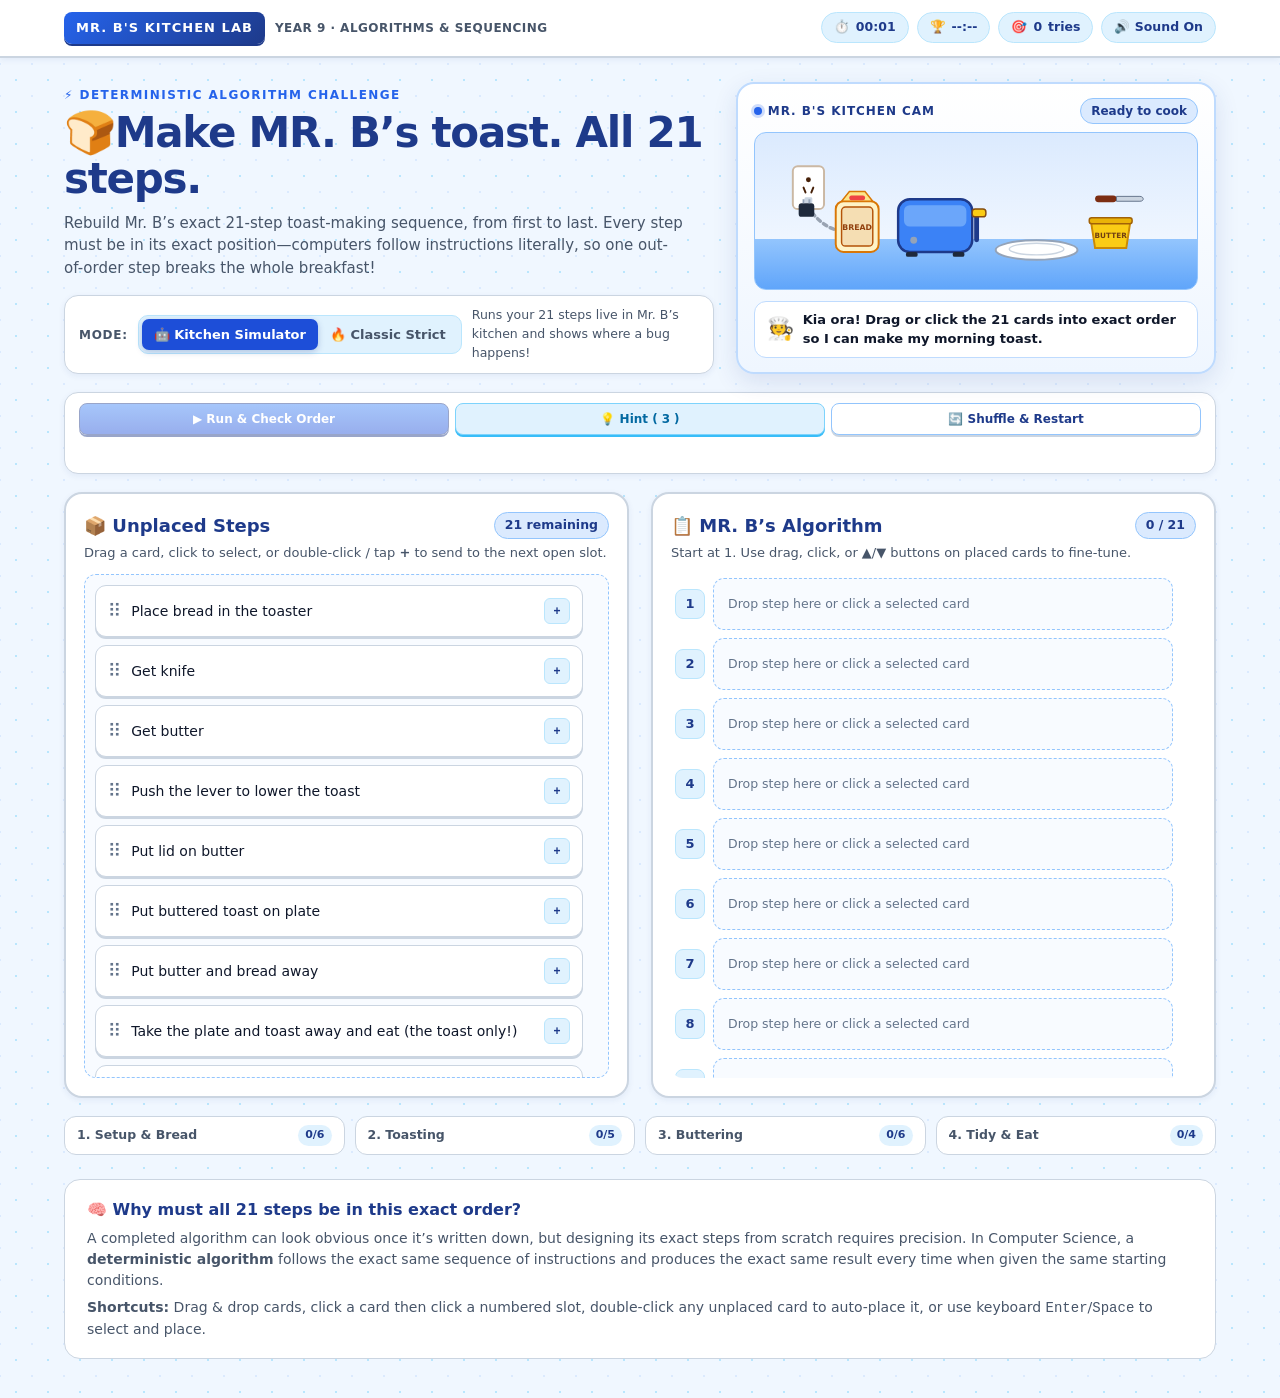
<file: cs3toast.html>
<!doctype html>
<html lang="en-NZ">
<head>
<meta charset="utf-8">
<meta name="viewport" content="width=device-width, initial-scale=1">
<title>MR. B's Toast | 21-Step Algorithm Challenge</title>
<meta name="description" content="Rebuild Mr. B's exact 21-step toast-making algorithm. Interactive Year 9 sequencing and debugging activity.">
<style>
  :root {
    color-scheme: light;
    --crust: #1d4ed8;
    --crust-dark: #1e3a8a;
    --toast: #2563eb;
    --toast-light: #60a5fa;
    --butter: #ffd84d;
    --butter-light: #fef3c7;
    --jam: #dc2626;
    --purple: #0284c7;
    --ink: #0f172a;
    --muted: #475569;
    --line: #cbd5e1;
    --paper: #ffffff;
    --bg: #f0f7ff;
    --surface: #e0f2fe;
    --success: #15803d;
    --success-bg: #f0fdf4;
    --error: #dc2626;
    --error-bg: #fef2f2;
    --shadow-sm: 0 2px 6px rgba(30, 58, 138, 0.07);
    --shadow-md: 0 8px 24px rgba(30, 58, 138, 0.12);
    --shadow-lg: 0 14px 36px rgba(30, 58, 138, 0.20);
  }

  * { box-sizing: border-box; }

  body {
    margin: 0;
    background: var(--bg);
    background-image:
      radial-gradient(#bae6fd 1.2px, transparent 1.2px),
      radial-gradient(#dbeafe 1.2px, var(--bg) 1.2px);
    background-size: 32px 32px;
    background-position: 0 0, 16px 16px;
    font: 16px/1.5 system-ui, -apple-system, BlinkMacSystemFont, "Segoe UI", Roboto, sans-serif;
    color: var(--ink);
    overflow-x: hidden;
  }

  /* Header */
  header {
    border-bottom: 2px solid var(--line);
    background: var(--paper);
    position: sticky;
    top: 0;
    z-index: 30;
    box-shadow: var(--shadow-sm);
  }

  .header-inner {
    max-width: 1200px;
    margin: auto;
    padding: 12px 24px;
    display: flex;
    justify-content: space-between;
    gap: 12px;
    align-items: center;
    flex-wrap: wrap;
  }

  .brand-wrap {
    display: flex;
    align-items: center;
    gap: 10px;
  }

  .brand-badge {
    background: linear-gradient(135deg, #2563eb 0%, #1e3a8a 100%);
    color: #ffffff;
    font-weight: 900;
    letter-spacing: 0.08em;
    font-size: 13px;
    padding: 6px 12px;
    border-radius: 8px;
    box-shadow: 0 2px 0 var(--crust-dark);
  }

  .tag {
    font-size: 12px;
    font-weight: 700;
    color: var(--muted);
    letter-spacing: 0.04em;
  }

  .hud {
    display: flex;
    align-items: center;
    gap: 8px;
    flex-wrap: wrap;
  }

  .pill {
    display: inline-flex;
    align-items: center;
    gap: 6px;
    background: var(--surface);
    border: 1px solid #bae6fd;
    border-radius: 999px;
    padding: 5px 12px;
    font-size: 12.5px;
    font-weight: 700;
    color: var(--crust-dark);
    font-variant-numeric: tabular-nums;
  }

  .pill button, button.icon-btn {
    appearance: none;
    background: transparent;
    border: 0;
    font: inherit;
    font-weight: 700;
    color: inherit;
    cursor: pointer;
    padding: 0;
    display: inline-flex;
    align-items: center;
    gap: 5px;
  }

  button.icon-btn {
    background: var(--surface);
    border: 1px solid #bae6fd;
    border-radius: 999px;
    padding: 5px 12px;
    font-size: 12.5px;
    color: var(--crust-dark);
    transition: transform 0.1s, background 0.15s, border-color 0.15s;
  }

  button.icon-btn:hover {
    border-color: var(--toast);
    background: #dbeafe;
  }

  button.icon-btn:active {
    transform: translateY(1px);
  }

  /* Main Container */
  main {
    max-width: 1200px;
    margin: auto;
    padding: 24px 24px 40px;
  }

  .hero-grid {
    display: grid;
    grid-template-columns: 1.15fr 0.85fr;
    gap: 22px;
    align-items: stretch;
  }

  .eyebrow {
    display: inline-flex;
    align-items: center;
    gap: 6px;
    font-size: 12px;
    font-weight: 800;
    letter-spacing: 0.12em;
    color: var(--toast);
    text-transform: uppercase;
    margin: 0 0 6px;
  }

  h1 {
    font-size: clamp(28px, 3.8vw, 42px);
    line-height: 1.1;
    letter-spacing: -0.03em;
    margin: 0 0 10px;
    color: var(--crust-dark);
  }

  h1 .toast-icon {
    display: inline-block;
    animation: bobble 2.8s ease-in-out infinite;
    transform-origin: bottom center;
  }

  @keyframes bobble {
    0%, 100% { transform: rotate(-3deg) translateY(0); }
    50% { transform: rotate(4deg) translateY(-3px); }
  }

  .intro {
    color: var(--muted);
    font-size: 15px;
    margin: 0 0 16px;
    max-width: 65ch;
  }

  /* Mode Switcher */
  .mode-bar {
    display: flex;
    flex-wrap: wrap;
    align-items: center;
    gap: 10px;
    background: var(--paper);
    border: 1.5px solid var(--line);
    border-radius: 14px;
    padding: 10px 14px;
    box-shadow: var(--shadow-sm);
  }

  .mode-label {
    font-size: 12px;
    font-weight: 800;
    text-transform: uppercase;
    letter-spacing: 0.06em;
    color: var(--muted);
  }

  .segmented {
    display: inline-flex;
    background: var(--surface);
    border-radius: 10px;
    padding: 3px;
    border: 1px solid #bae6fd;
  }

  .segmented button {
    appearance: none;
    border: 0;
    background: transparent;
    padding: 6px 12px;
    border-radius: 7px;
    font: inherit;
    font-size: 13px;
    font-weight: 700;
    color: var(--muted);
    cursor: pointer;
    transition: all 0.15s ease;
  }

  .segmented button[aria-pressed="true"] {
    background: var(--crust);
    color: #ffffff;
    box-shadow: 0 2px 6px rgba(30, 58, 138, 0.25);
  }

  .mode-desc {
    font-size: 12.5px;
    color: var(--muted);
    flex: 1 1 200px;
  }

  /* Interactive Kitchen Stage */
  .stage-card {
    background: linear-gradient(180deg, #ffffff 0%, #eff6ff 100%);
    border: 2px solid #bfdbfe;
    border-radius: 18px;
    padding: 14px 16px;
    box-shadow: var(--shadow-md);
    display: flex;
    flex-direction: column;
    justify-content: space-between;
    position: relative;
    overflow: hidden;
  }

  .stage-header {
    display: flex;
    justify-content: space-between;
    align-items: center;
    gap: 8px;
    margin-bottom: 6px;
  }

  .stage-title {
    font-size: 12px;
    font-weight: 800;
    letter-spacing: 0.08em;
    text-transform: uppercase;
    color: var(--crust-dark);
    display: flex;
    align-items: center;
    gap: 6px;
  }

  .live-dot {
    width: 8px;
    height: 8px;
    border-radius: 50%;
    background: #2563eb;
    box-shadow: 0 0 0 3px rgba(37, 99, 235, 0.22);
  }

  .stage-status {
    font-size: 12px;
    font-weight: 700;
    color: var(--crust-dark);
    background: #dbeafe;
    padding: 3px 10px;
    border-radius: 999px;
    border: 1px solid #93c5fd;
  }

  .kitchen-viewport {
    width: 100%;
    height: 158px;
    border-radius: 12px;
    background: linear-gradient(180deg, #dbeafe 0%, #eff6ff 68%, #93c5fd 68%, #60a5fa 100%);
    border: 1.5px solid #93c5fd;
    position: relative;
    overflow: hidden;
  }

  .kitchen-viewport svg {
    width: 100%;
    height: 100%;
    display: block;
  }

  .speech-bubble {
    margin-top: 8px;
    background: var(--paper);
    border: 1.5px solid #bfdbfe;
    border-radius: 12px;
    padding: 8px 12px;
    font-size: 13px;
    font-weight: 600;
    color: var(--ink);
    display: flex;
    align-items: center;
    gap: 9px;
    min-height: 44px;
    transition: border-color 0.2s, background 0.2s;
  }

  .speech-bubble.error {
    border-color: var(--error);
    background: var(--error-bg);
    color: #991b1b;
  }

  .speech-bubble.success {
    border-color: var(--success);
    background: var(--success-bg);
    color: #14532d;
  }

  .mr-b-avatar {
    font-size: 22px;
    flex: none;
    line-height: 1;
  }

  /* Phase Progress Strip */
  .phases-bar {
    display: grid;
    grid-template-columns: repeat(4, 1fr);
    gap: 10px;
    margin-top: 18px;
  }

  .phase-chip {
    background: var(--paper);
    border: 1.5px solid var(--line);
    border-radius: 12px;
    padding: 8px 12px;
    display: flex;
    align-items: center;
    justify-content: space-between;
    gap: 8px;
    font-size: 12.5px;
    font-weight: 700;
    color: var(--muted);
    transition: all 0.2s ease;
  }

  .phase-chip.active {
    border-color: var(--toast);
    color: var(--crust-dark);
    background: #eff6ff;
  }

  .phase-chip.done {
    border-color: #4ade80;
    background: var(--success-bg);
    color: var(--success);
  }

  .phase-count {
    font-size: 11px;
    padding: 2px 7px;
    border-radius: 999px;
    background: var(--surface);
    color: var(--crust-dark);
    font-variant-numeric: tabular-nums;
  }

  .phase-chip.done .phase-count {
    background: #bbf7d0;
    color: #14532d;
  }

  /* Two-Column Workspace */
  .layout {
    display: grid;
    grid-template-columns: 1fr 1fr;
    gap: 22px;
    margin-top: 18px;
  }

  .panel {
    background: var(--paper);
    border: 2px solid #cbd5e1;
    border-radius: 18px;
    padding: 18px;
    box-shadow: var(--shadow-sm);
    display: flex;
    flex-direction: column;
  }

  .heading {
    display: flex;
    justify-content: space-between;
    gap: 12px;
    align-items: center;
    margin-bottom: 4px;
  }

  h2 {
    font-size: 18px;
    margin: 0;
    color: var(--crust-dark);
    display: flex;
    align-items: center;
    gap: 8px;
  }

  .count {
    font-size: 12.5px;
    font-weight: 800;
    font-variant-numeric: tabular-nums;
    color: var(--crust-dark);
    background: #dbeafe;
    border: 1px solid #93c5fd;
    padding: 3px 10px;
    border-radius: 999px;
  }

  .hint {
    font-size: 13px;
    color: var(--muted);
    margin: 0 0 12px;
  }

  .bank, .sequence {
    height: clamp(380px, 56vh, 600px);
    min-height: 360px;
    overflow-y: auto;
    overscroll-behavior: contain;
    scrollbar-gutter: stable;
    padding: 4px 8px 8px 4px;
    display: flex;
    flex-direction: column;
    gap: 8px;
    border-radius: 12px;
  }

  .bank {
    background: #f8fbff;
    border: 1.5px dashed #93c5fd;
    padding: 10px;
    transition: background 0.15s, border-color 0.15s;
  }

  .bank.empty {
    justify-content: center;
    align-items: center;
  }

  .bank.empty:after {
    content: "🍞 All 21 steps placed! Hit Check / Run Algorithm below.";
    padding: 24px;
    font-size: 14px;
    font-weight: 700;
    color: var(--muted);
    text-align: center;
  }

  /* Step Cards */
  .card {
    appearance: none;
    display: flex;
    align-items: center;
    text-align: left;
    gap: 10px;
    width: 100%;
    border: 1.5px solid #cbd5e1;
    background: var(--paper);
    border-radius: 11px;
    padding: 10px 12px;
    min-height: 52px;
    font: inherit;
    font-size: 14px;
    font-weight: 500;
    line-height: 1.35;
    color: var(--ink);
    cursor: grab;
    user-select: none;
    touch-action: none;
    flex-shrink: 0;
    box-shadow: 0 2px 0 #cbd5e1;
    transition: transform 0.12s, border-color 0.12s, box-shadow 0.12s, background 0.12s;
  }

  .grip {
    font-size: 18px;
    color: #64748b;
    flex: none;
    line-height: 1;
  }

  .card-text {
    flex: 1;
    overflow-wrap: anywhere;
  }

  .card-actions {
    display: flex;
    align-items: center;
    gap: 4px;
    flex: none;
  }

  .mini-btn {
    appearance: none;
    border: 1px solid #bae6fd;
    background: var(--surface);
    color: var(--crust-dark);
    border-radius: 6px;
    width: 26px;
    height: 26px;
    font-size: 12px;
    font-weight: 800;
    display: inline-flex;
    align-items: center;
    justify-content: center;
    cursor: pointer;
    transition: background 0.12s, border-color 0.12s;
  }

  .mini-btn:hover {
    background: #bae6fd;
    border-color: var(--toast);
  }

  .card:hover:not(:disabled) {
    border-color: var(--toast);
    transform: translateY(-1px);
    box-shadow: 0 4px 10px rgba(37, 99, 235, 0.14);
  }

  .card[aria-pressed="true"] {
    outline: 3px solid var(--toast);
    outline-offset: 1px;
    background: #eff6ff;
    border-color: var(--toast);
  }

  .card:focus-visible, button:focus-visible, .slot:focus-visible {
    outline: 3px solid var(--purple);
    outline-offset: 2px;
  }

  .card.dragging {
    opacity: 0.35;
  }

  .card.hint-glow {
    animation: pulseBlue 1.2s ease-in-out 3;
    border-color: #2563eb;
    background: #dbeafe;
  }

  @keyframes pulseBlue {
    0%, 100% { box-shadow: 0 0 0 0 rgba(37, 99, 235, 0.65); }
    50% { box-shadow: 0 0 0 8px rgba(37, 99, 235, 0); }
  }

  /* Sequence Rows & Slots */
  .row {
    display: grid;
    grid-template-columns: 30px 1fr;
    gap: 8px;
    align-items: center;
    flex-shrink: 0;
  }

  .number {
    font-size: 13px;
    font-weight: 800;
    color: var(--crust-dark);
    background: var(--surface);
    border: 1px solid #bae6fd;
    border-radius: 8px;
    height: 30px;
    display: flex;
    align-items: center;
    justify-content: center;
    font-variant-numeric: tabular-nums;
  }

  .row.sim-running .number {
    background: #2563eb;
    color: #ffffff;
    border-color: #1d4ed8;
    transform: scale(1.1);
  }

  .row.sim-ok .number {
    background: #16a34a;
    color: white;
    border-color: #15803d;
  }

  .row.sim-fail .number {
    background: var(--error);
    color: white;
    border-color: #991b1b;
  }

  .slot {
    min-height: 52px;
    border: 1.5px dashed #93c5fd;
    background: #f8fbff;
    border-radius: 11px;
    display: flex;
    align-items: center;
    position: relative;
    cursor: pointer;
    transition: background 0.12s, border-color 0.12s;
  }

  .slot.empty:after {
    content: "Drop step here or click a selected card";
    font-size: 12.5px;
    color: #64748b;
    padding: 12px 14px;
  }

  .slot.over, .bank.over {
    background: #dbeafe;
    border-color: var(--toast);
    border-style: solid;
  }

  .slot .card {
    border: 0;
    box-shadow: none;
    min-height: 49px;
    border-radius: 9.5px;
    background: #ffffff;
  }

  .row.sim-running .slot {
    border: 2px solid var(--toast);
    background: #eff6ff;
    box-shadow: 0 0 0 4px rgba(37, 99, 235, 0.2);
  }

  .row.sim-ok .slot {
    border: 2px solid #4ade80;
    background: var(--success-bg);
  }

  .row.sim-fail .slot {
    border: 2px solid var(--error);
    background: var(--error-bg);
    animation: shake 0.45s cubic-bezier(.36,.07,.19,.97) both;
  }

  .completed .slot {
    border-style: solid;
    border-color: #4ade80;
    background: var(--success-bg);
  }

  .completed .card {
    cursor: default;
    background: var(--success-bg);
  }

  .completed .number {
    background: var(--success);
    color: white;
    border-color: var(--success);
  }

  /* Controls Bar */
  .panel-controls {
    display: flex;
    flex-direction: column;
    gap: 6px;
    margin-bottom: 10px;
    padding-bottom: 10px;
    border-bottom: 1.5px solid #e2e8f0;
  }

  .buttons {
    display: flex;
    gap: 6px;
    flex-wrap: nowrap;
    align-items: center;
  }

  button.action {
    border: 1.5px solid var(--crust-dark);
    background: linear-gradient(180deg, #3b82f6 0%, #1d4ed8 100%);
    color: #ffffff;
    border-radius: 8px;
    padding: 6px 10px;
    font: inherit;
    font-size: 12px;
    font-weight: 800;
    cursor: pointer;
    box-shadow: 0 2px 0 var(--crust-dark);
    display: inline-flex;
    align-items: center;
    justify-content: center;
    gap: 4px;
    white-space: nowrap;
    flex: 1 1 0;
    min-width: 0;
    transition: transform 0.1s, filter 0.15s;
  }

  button.action:hover:not(:disabled) {
    filter: brightness(1.08);
    transform: translateY(-1px);
  }

  button.action:active:not(:disabled) {
    transform: translateY(2px);
    box-shadow: 0 1px 0 var(--crust-dark);
  }

  button.secondary {
    background: var(--paper);
    color: var(--crust-dark);
    border: 1.5px solid #93c5fd;
    box-shadow: 0 2px 0 #cbd5e1;
  }

  button.secondary:hover:not(:disabled) {
    background: #eff6ff;
    border-color: var(--toast);
  }

  button.hint-btn {
    background: #e0f2fe;
    color: #0369a1;
    border: 1.5px solid #7dd3fc;
    box-shadow: 0 2px 0 #38bdf8;
  }

  button.hint-btn:hover:not(:disabled) {
    background: #bae6fd;
  }

  button:disabled {
    opacity: 0.45;
    cursor: not-allowed;
    transform: none !important;
  }

  .feedback {
    font-size: 14.5px;
    font-weight: 800;
    min-height: 22px;
    margin: 0;
  }

  .feedback.error { color: var(--error); }
  .feedback.success { color: var(--success); }

  .phases-bar--footer {
    margin-top: 14px;
  }

  /* Explanation Footer */
  .explanation {
    margin-top: 24px;
    background: var(--paper);
    border: 1.5px solid #cbd5e1;
    border-radius: 16px;
    padding: 18px 22px;
  }

  .explanation h2 {
    font-size: 16px;
    margin-bottom: 6px;
  }

  .explanation p {
    font-size: 14px;
    color: var(--muted);
    margin: 6px 0 0;
  }

  .note {
    font-size: 12.5px;
    color: var(--muted);
    margin-top: 12px;
  }

  /* Touch Ghost & Confetti Canvas */
  .touch-ghost {
    position: fixed;
    pointer-events: none;
    z-index: 50;
    width: 300px;
    opacity: 0.94;
    box-shadow: var(--shadow-lg);
    transform: rotate(2deg);
  }

  #confetti-canvas {
    position: fixed;
    inset: 0;
    pointer-events: none;
    z-index: 60;
  }

  @keyframes shake {
    10%, 90% { transform: translate3d(-2px, 0, 0); }
    20%, 80% { transform: translate3d(4px, 0, 0); }
    30%, 50%, 70% { transform: translate3d(-6px, 0, 0); }
    40%, 60% { transform: translate3d(6px, 0, 0); }
  }

  .shake-panel {
    animation: shake 0.5s cubic-bezier(.36,.07,.19,.97) both;
  }

  /* Responsive */
  @media (max-width: 900px) {
    .hero-grid {
      grid-template-columns: 1fr;
    }
    .phases-bar {
      grid-template-columns: repeat(2, 1fr);
    }
  }

  @media (max-width: 700px) {
    .header-inner { padding: 10px 14px; }
    .tag { display: none; }
    main { padding: 16px 12px 32px; }
    .layout {
      grid-template-columns: 1fr 1fr;
      gap: 10px;
    }
    .panel {
      padding: 10px 8px;
      border-radius: 14px;
    }
    h2 { font-size: 14px; }
    .hint { font-size: 11.5px; min-height: 34px; }
    .card {
      font-size: 12px;
      padding: 8px 7px;
      min-height: 62px;
      gap: 5px;
    }
    .card-actions {
      flex-direction: column;
      gap: 2px;
    }
    .mini-btn {
      width: 22px;
      height: 22px;
      font-size: 10px;
    }
    .slot { min-height: 62px; }
    .slot .card { min-height: 59px; }
    .slot.empty:after { font-size: 11px; padding: 8px; }
    .row { grid-template-columns: 22px 1fr; gap: 4px; }
    .number { font-size: 11px; height: 24px; }
    .bank, .sequence { height: 54vh; min-height: 340px; }
    .touch-ghost { width: 220px; }
    .buttons { gap: 4px; }
    .buttons button.action { padding: 5px 6px; font-size: 11px; }
  }

  @media (prefers-reduced-motion: reduce) {
    * { transition: none !important; animation: none !important; }
  }
</style>
</head>
<body>
<canvas id="confetti-canvas"></canvas>

<header>
  <div class="header-inner">
    <div class="brand-wrap">
      <span class="brand-badge">MR. B'S KITCHEN LAB</span>
      <span class="tag">YEAR 9 · ALGORITHMS &amp; SEQUENCING</span>
    </div>
    <div class="hud">
      <span class="pill" title="Elapsed time">⏱️ <span id="timer">00:00</span></span>
      <span class="pill" title="Best completion time">🏆 <span id="best-time">--:--</span></span>
      <span class="pill" title="Attempts made">🎯 <span id="attempts">0</span> tries</span>
      <button type="button" class="icon-btn" id="sound-toggle" aria-pressed="true" title="Toggle sound effects">🔊 Sound On</button>
    </div>
  </div>
</header>

<main>
  <div class="hero-grid">
    <div>
      <p class="eyebrow">⚡ Deterministic Algorithm Challenge</p>
      <h1><span class="toast-icon" aria-hidden="true">🍞</span>Make MR. B’s toast. All 21 steps.</h1>
      <p class="intro">Rebuild Mr. B’s exact 21-step toast-making sequence, from first to last. Every step must be in its exact position—computers follow instructions literally, so one out-of-order step breaks the whole breakfast!</p>
      <div class="mode-bar" role="region" aria-label="Game mode selection">
        <span class="mode-label">Mode:</span>
        <div class="segmented" role="group" aria-label="Choose verification mode">
          <button type="button" id="mode-sim" aria-pressed="true">🤖 Kitchen Simulator</button>
          <button type="button" id="mode-classic" aria-pressed="false">🔥 Classic Strict</button>
        </div>
        <span class="mode-desc" id="mode-desc">Runs your 21 steps live in Mr. B’s kitchen and shows where a bug happens!</span>
      </div>
    </div>

    <!-- Live Interactive Kitchen Stage -->
    <aside class="stage-card" aria-label="Mr. B's Kitchen Visualizer">
      <div class="stage-header">
        <span class="stage-title"><span class="live-dot"></span> MR. B's Kitchen Cam</span>
        <span class="stage-status" id="stage-status">Ready to cook</span>
      </div>
      <div class="kitchen-viewport" id="kitchen-viewport">
        <svg viewBox="0 0 420 160" aria-hidden="true">
          <!-- Wall Outlet -->
          <g id="viz-outlet" transform="translate(22, 34)">
            <rect x="0" y="0" width="32" height="44" rx="5" fill="#ffffff" stroke="#cbb8a3" stroke-width="2"/>
            <circle cx="16" cy="14" r="2.5" fill="#462008"/>
            <line x1="11" y1="22" x2="13" y2="27" stroke="#462008" stroke-width="2" stroke-linecap="round"/>
            <line x1="21" y1="22" x2="19" y2="27" stroke="#462008" stroke-width="2" stroke-linecap="round"/>
            <!-- Switch indicator -->
            <rect id="viz-switch" x="12" y="32" width="8" height="6" rx="1.5" fill="#cbd5e1"/>
          </g>

          <!-- Power Cord -->
          <path id="viz-cord" d="M 95 96 Q 65 110 42 82" fill="none" stroke="#334155" stroke-width="3.5" stroke-linecap="round" stroke-dasharray="4 4" opacity="0.45"/>
          <!-- Plug Head -->
          <g id="viz-plug" transform="translate(28, 72)">
            <rect x="0" y="0" width="16" height="14" rx="3" fill="#1e293b"/>
            <line x1="5" y1="-4" x2="5" y2="0" stroke="#94a3b8" stroke-width="2"/>
            <line x1="11" y1="-4" x2="11" y2="0" stroke="#94a3b8" stroke-width="2"/>
          </g>

          <!-- Bread Bag -->
          <g id="viz-bread-bag" transform="translate(66, 56)">
            <rect x="0" y="14" width="44" height="52" rx="8" fill="#fef3c7" stroke="#d97706" stroke-width="2"/>
            <!-- Bread slices inside -->
            <rect x="6" y="20" width="32" height="40" rx="4" fill="#f5deb3" stroke="#b45309" stroke-width="1.5"/>
            <text x="22" y="44" font-size="8" font-weight="800" fill="#92400e" text-anchor="middle">BREAD</text>
            <!-- Bag top neck -->
            <path id="viz-bag-top" d="M 6 14 L 14 4 L 30 4 L 38 14 Z" fill="#fde68a" stroke="#d97706" stroke-width="1.5"/>
            <!-- Clip -->
            <rect id="viz-bag-clip" x="14" y="8" width="16" height="5" rx="2" fill="#ef4444"/>
          </g>

          <!-- Slice on Counter / In Toaster / On Plate -->
          <g id="viz-slice" transform="translate(148, 42)" opacity="0">
            <path d="M 4 12 C 0 12 0 4 6 2 C 14 -1 26 -1 34 2 C 40 4 40 12 36 12 L 35 34 C 35 36 33 38 30 38 L 10 38 C 7 38 5 36 5 34 Z" fill="#f5deb3" stroke="#854d0e" stroke-width="2.5" id="viz-slice-body"/>
            <!-- Butter spread layer -->
            <path id="viz-butter-spread" d="M 10 14 Q 20 10 30 14 Q 31 24 28 30 Q 20 33 11 30 Q 9 22 10 14 Z" fill="#fde047" opacity="0"/>
          </g>

          <!-- Toaster -->
          <g id="viz-toaster" transform="translate(126, 62)">
            <!-- Glow inside slots -->
            <rect id="viz-heater-glow" x="14" y="2" width="56" height="8" rx="3" fill="#ff4500" opacity="0"/>
            <!-- Main Blue Chrome Body -->
            <rect x="4" y="6" width="76" height="54" rx="12" fill="#3b82f6" stroke="#1e3a8a" stroke-width="2.5"/>
            <rect x="10" y="12" width="64" height="22" rx="6" fill="#93c5fd" opacity="0.55"/>
            <!-- Feet -->
            <rect x="12" y="60" width="12" height="5" rx="2" fill="#1e293b"/>
            <rect x="60" y="60" width="12" height="5" rx="2" fill="#1e293b"/>
            <!-- Lever Track & Handle -->
            <rect x="82" y="16" width="5" height="34" rx="2.5" fill="#1e3a8a"/>
            <g id="viz-lever" transform="translate(80, 16)">
              <rect x="0" y="0" width="14" height="8" rx="3" fill="#facc15" stroke="#854d0e" stroke-width="1.5"/>
            </g>
            <!-- Power LED -->
            <circle id="viz-toaster-led" cx="20" cy="48" r="3.5" fill="#94a3b8"/>
          </g>

          <!-- Plate -->
          <g id="viz-plate" transform="translate(230, 108)">
            <ellipse cx="42" cy="12" rx="42" ry="10" fill="#ffffff" stroke="#94a3b8" stroke-width="2"/>
            <ellipse cx="42" cy="11" rx="28" ry="6" fill="none" stroke="#cbd5e1" stroke-width="1.5"/>
          </g>

          <!-- Butter Tub -->
          <g id="viz-butter-tub" transform="translate(324, 82)">
            <path d="M 4 10 L 44 10 L 40 36 L 8 36 Z" fill="#facc15" stroke="#ca8a04" stroke-width="2"/>
            <text x="24" y="26" font-size="7.5" font-weight="900" fill="#713f12" text-anchor="middle">BUTTER</text>
            <!-- Tub Lid -->
            <rect id="viz-butter-lid" x="2" y="5" width="44" height="6" rx="2.5" fill="#eab308" stroke="#a16207" stroke-width="1.5"/>
          </g>

          <!-- Butter Knife -->
          <g id="viz-knife" transform="translate(332, 62)">
            <!-- Handle -->
            <rect x="0" y="2" width="22" height="7" rx="3.5" fill="#7c2d12"/>
            <!-- Blade -->
            <path d="M 22 3 L 46 3 C 50 3 51 8 46 8 L 22 8 Z" fill="#cbd5e1" stroke="#64748b" stroke-width="1"/>
            <!-- Butter blob on tip -->
            <ellipse id="viz-knife-butter" cx="45" cy="5.5" rx="5" ry="3.5" fill="#fef08a" stroke="#eab308" stroke-width="1" opacity="0"/>
          </g>

          <!-- Sparks / Smoke / Glitch FX layer -->
          <g id="viz-fx" opacity="0">
            <text x="210" y="42" font-size="26" text-anchor="middle" id="viz-fx-emoji">💥</text>
          </g>
        </svg>
      </div>
      <div class="speech-bubble" id="mr-b-speech" role="status" aria-live="polite">
        <span class="mr-b-avatar" id="mr-b-avatar" aria-hidden="true">🧑‍🍳</span>
        <span id="mr-b-text">Kia ora! Drag or click the 21 cards into exact order so I can make my morning toast.</span>
      </div>
    </aside>
  </div>

  <!-- Action Controls in Phase Strip Location -->
  <div class="phases-bar" aria-label="Algorithm actions">
    <div class="panel-controls" style="grid-column: 1 / -1; margin: 0; padding: 10px 14px; border: 1.5px solid var(--line); border-radius: 14px; background: var(--paper); box-shadow: var(--shadow-sm);">
      <div class="buttons">
        <button class="action" id="check" disabled>▶ Run &amp; Check Order</button>
        <button class="action hint-btn" id="hint-btn">💡 Hint (<span id="hints-left">3</span>)</button>
        <button class="action secondary" id="reset">🔄 Shuffle &amp; Restart</button>
      </div>
      <p id="feedback" class="feedback" role="status" aria-live="polite" aria-atomic="true"></p>
    </div>
  </div>

  <!-- Main Workspace -->
  <div class="layout" id="workspace">
    <section class="panel" aria-labelledby="bank-title">
      <div class="heading">
        <h2 id="bank-title">📦 Unplaced Steps</h2>
        <span class="count" id="remaining">21 remaining</span>
      </div>
      <p class="hint">Drag a card, click to select, or double-click / tap <strong>+</strong> to send to the next open slot.</p>
      <div class="bank" id="bank" aria-label="Unplaced instructions"></div>
    </section>

    <section class="panel" aria-labelledby="order-title">
      <div class="heading">
        <h2 id="order-title">📋 MR. B’s Algorithm</h2>
        <span class="count" id="progress">0 / 21</span>
      </div>
      <p class="hint">Start at 1. Use drag, click, or ▲/▼ buttons on placed cards to fine-tune.</p>
      <div class="sequence" id="sequence"></div>
    </section>
  </div>

  <!-- 4 Algorithm Phases Under Algorithm -->
  <div class="phases-bar" aria-label="Algorithm phases progress">
    <div class="phase-chip" id="phase-1"><span>1. Setup &amp; Bread</span><span class="phase-count" id="phase-1-count">0/6</span></div>
    <div class="phase-chip" id="phase-2"><span>2. Toasting</span><span class="phase-count" id="phase-2-count">0/5</span></div>
    <div class="phase-chip" id="phase-3"><span>3. Buttering</span><span class="phase-count" id="phase-3-count">0/6</span></div>
    <div class="phase-chip" id="phase-4"><span>4. Tidy &amp; Eat</span><span class="phase-count" id="phase-4-count">0/4</span></div>
  </div>

  <section class="explanation" aria-labelledby="why-title">
    <h2 id="why-title">🧠 Why must all 21 steps be in this exact order?</h2>
    <p>A completed algorithm can look obvious once it’s written down, but designing its exact steps from scratch requires precision. In Computer Science, a <strong>deterministic algorithm</strong> follows the exact same sequence of instructions and produces the exact same result every time when given the same starting conditions.</p>
    <p class="note"><strong>Shortcuts:</strong> Drag &amp; drop cards, click a card then click a numbered slot, double-click any unplaced card to auto-place it, or use keyboard <kbd>Enter</kbd>/<kbd>Space</kbd> to select and place.</p>
  </section>
</main>

<script>
'use strict';

// Exact 21 steps & expected order preserved from original activity
const STEPS = [
  {"id": "1", "text": "Plug in the toaster and switch it on"},
  {"id": "2", "text": "Remove any excess butter from the tip of the knife"},
  {"id": "3", "text": "Place the toast on a plate"},
  {"id": "4", "text": "Put lid on butter"},
  {"id": "5", "text": "Find bag of bread"},
  {"id": "6", "text": "Get butter"},
  {"id": "7", "text": "Put buttered toast on plate"},
  {"id": "8", "text": "Push the lever to lower the toast"},
  {"id": "9", "text": "Get knife"},
  {"id": "10", "text": "Take the plate and toast away and eat (the toast only!)"},
  {"id": "11", "text": "Move the knife backwards and forwards in a sweeping motion across the bread to spread it at an even thickness"},
  {"id": "12", "text": "Place 5 grams of butter on the tip of the knife"},
  {"id": "13", "text": "Position the tip of the knife on the upwards side of the slice of bread with the butter between the knife and the bread"},
  {"id": "14", "text": "Get a slice of bread"},
  {"id": "15", "text": "Open bag"},
  {"id": "16", "text": "Put butter and bread away"},
  {"id": "17", "text": "Wait a few minutes for the toast to pop up out of the toaster"},
  {"id": "18", "text": "Place bread in the toaster"},
  {"id": "19", "text": "Put knife on bench"},
  {"id": "20", "text": "Take the toast out of the machine being careful not to burn your hands"},
  {"id": "21", "text": "Put clip back on bread bag"}
];

const EXPECTED_ORDER = ["1", "5", "15", "14", "21", "18", "8", "6", "9", "17", "20", "3", "12", "13", "11", "2", "7", "19", "4", "16", "10"];

const STEP_MESSAGES = {
  "1": "Click! Toaster plugged in and wall switch flipped ON.",
  "5": "Found the fresh loaf of bread on the bench.",
  "15": "Bread bag opened and ready.",
  "14": "Pulled out one fresh slice of bread.",
  "21": "Clip snapped back onto the bread bag so it stays fresh!",
  "18": "Slice dropped neatly into the toaster slot.",
  "8": "Lever pushed down — heating elements warming up!",
  "6": "Grabbed the tub of butter from the fridge.",
  "9": "Picked up a clean butter knife.",
  "17": "Waiting patiently... DING! Toast popped up golden brown!",
  "20": "Carefully lifted the hot toast out without burning fingers.",
  "3": "Placed the warm toast onto the plate.",
  "12": "Scooped 5 grams of butter onto the tip of the knife.",
  "13": "Positioned the buttered knife tip on the top face of the toast.",
  "11": "Swept the knife back and forth for an even layer of melted butter.",
  "2": "Wiped excess butter off the tip of the knife.",
  "7": "Placed the freshly buttered toast squarely on the plate.",
  "19": "Set the butter knife safely down on the bench.",
  "4": "Clicked the lid back onto the butter tub.",
  "16": "Put the butter and bread neatly back away.",
  "10": "Breakfast is served! Eating the toast (and ONLY the toast)!"
};

// State
let slots = Array(STEPS.length).fill(null);
let bank = [];
let selected = null;
let dragged = null;
let complete = false;
let simRunning = false;
let mode = 'sim'; // 'sim' | 'classic'
let soundOn = true;
let attempts = 0;
let hintsLeft = 3;
let timerSeconds = 0;
let timerInterval = null;
let bestTimeSeconds = null;

// DOM Elements
const bankEl = document.getElementById('bank');
const seqEl = document.getElementById('sequence');
const feedbackEl = document.getElementById('feedback');
const checkBtn = document.getElementById('check');
const hintBtn = document.getElementById('hint-btn');
const resetBtn = document.getElementById('reset');
const timerEl = document.getElementById('timer');
const bestTimeEl = document.getElementById('best-time');
const attemptsEl = document.getElementById('attempts');
const hintsLeftEl = document.getElementById('hints-left');
const soundToggleBtn = document.getElementById('sound-toggle');
const modeSimBtn = document.getElementById('mode-sim');
const modeClassicBtn = document.getElementById('mode-classic');
const modeDescEl = document.getElementById('mode-desc');
const mrBSpeechEl = document.getElementById('mr-b-speech');
const mrBAvatarEl = document.getElementById('mr-b-avatar');
const mrBTextEl = document.getElementById('mr-b-text');
const stageStatusEl = document.getElementById('stage-status');

// Web Audio API Sound Synthesizer (Zero external URLs)
let audioCtx = null;
function playTone(freq, type = 'sine', duration = 0.09, gainVal = 0.12, delay = 0) {
  if (!soundOn) return;
  try {
    if (!audioCtx) audioCtx = new (window.AudioContext || window.webkitAudioContext)();
    if (audioCtx.state === 'suspended') audioCtx.resume();
    const osc = audioCtx.createOscillator();
    const gain = audioCtx.createGain();
    osc.type = type;
    osc.frequency.setValueAtTime(freq, audioCtx.currentTime + delay);
    gain.gain.setValueAtTime(gainVal, audioCtx.currentTime + delay);
    gain.gain.exponentialRampToValueAtTime(0.001, audioCtx.currentTime + delay + duration);
    osc.connect(gain);
    gain.connect(audioCtx.destination);
    osc.start(audioCtx.currentTime + delay);
    osc.stop(audioCtx.currentTime + delay + duration);
  } catch (e) {
    // Ignore audio errors on restricted devices
  }
}

function sfxPlace() { playTone(520, 'triangle', 0.07, 0.12); }
function sfxSelect() { playTone(660, 'sine', 0.05, 0.08); }
function sfxStep() { playTone(440, 'sine', 0.06, 0.09); }
function sfxPop() {
  playTone(587.33, 'triangle', 0.1, 0.15, 0);
  playTone(880, 'triangle', 0.16, 0.15, 0.08);
}
function sfxError() {
  playTone(190, 'sawtooth', 0.18, 0.14, 0);
  playTone(145, 'sawtooth', 0.25, 0.14, 0.14);
}
function sfxWin() {
  [523.25, 659.25, 783.99, 1046.50].forEach((n, i) => {
    playTone(n, 'triangle', 0.22, 0.15, i * 0.11);
  });
}

// Timer formatting & management
function formatTime(sec) {
  const m = String(Math.floor(sec / 60)).padStart(2, '0');
  const s = String(sec % 60).padStart(2, '0');
  return `${m}:${s}`;
}

function startTimer() {
  stopTimer();
  timerInterval = setInterval(() => {
    if (!complete && !simRunning) {
      timerSeconds++;
      timerEl.textContent = formatTime(timerSeconds);
    }
  }, 1000);
}

function stopTimer() {
  if (timerInterval) {
    clearInterval(timerInterval);
    timerInterval = null;
  }
}

// Shuffle helper
function shuffled(ids) {
  const arr = [...ids];
  for (let i = arr.length - 1; i > 0; i--) {
    const j = Math.floor(Math.random() * (i + 1));
    [arr[i], arr[j]] = [arr[j], arr[i]];
  }
  return arr;
}

// Speech bubble & status updates
function setSpeech(text, type = '', avatar = '🧑‍🍳', status = null) {
  mrBTextEl.textContent = text;
  mrBAvatarEl.textContent = avatar;
  mrBSpeechEl.className = 'speech-bubble' + (type ? ' ' + type : '');
  if (status) stageStatusEl.textContent = status;
}

function setMessage(text, type = '') {
  feedbackEl.textContent = text;
  feedbackEl.className = 'feedback' + (type ? ' ' + type : '');
}

// Visual Kitchen SVG State Controller
function resetKitchenVisuals() {
  document.getElementById('viz-switch').setAttribute('fill', '#cbd5e1');
  document.getElementById('viz-cord').setAttribute('stroke-dasharray', '4 4');
  document.getElementById('viz-cord').setAttribute('opacity', '0.45');
  document.getElementById('viz-toaster-led').setAttribute('fill', '#94a3b8');
  document.getElementById('viz-heater-glow').setAttribute('opacity', '0');
  document.getElementById('viz-lever').setAttribute('transform', 'translate(80, 16)');
  document.getElementById('viz-bag-clip').setAttribute('opacity', '1');
  document.getElementById('viz-bag-top').setAttribute('transform', 'translate(0,0)');
  const slice = document.getElementById('viz-slice');
  slice.setAttribute('opacity', '0');
  slice.setAttribute('transform', 'translate(148, 42)');
  document.getElementById('viz-slice-body').setAttribute('fill', '#f5deb3');
  document.getElementById('viz-butter-spread').setAttribute('opacity', '0');
  document.getElementById('viz-butter-lid').setAttribute('transform', 'translate(0,0)');
  document.getElementById('viz-knife').setAttribute('transform', 'translate(332, 62)');
  document.getElementById('viz-knife-butter').setAttribute('opacity', '0');
  document.getElementById('viz-fx').setAttribute('opacity', '0');
}

function applyStepVisual(stepId) {
  const slice = document.getElementById('viz-slice');
  switch (stepId) {
    case "1": // Plug in toaster
      document.getElementById('viz-switch').setAttribute('fill', '#22c55e');
      document.getElementById('viz-cord').removeAttribute('stroke-dasharray');
      document.getElementById('viz-cord').setAttribute('opacity', '1');
      document.getElementById('viz-toaster-led').setAttribute('fill', '#22c55e');
      break;
    case "5": // Find bread
      document.getElementById('viz-bread-bag').setAttribute('transform', 'translate(66, 52)');
      break;
    case "15": // Open bag
      document.getElementById('viz-bag-clip').setAttribute('opacity', '0');
      document.getElementById('viz-bag-top').setAttribute('transform', 'translate(0, -3)');
      break;
    case "14": // Get slice
      slice.setAttribute('opacity', '1');
      slice.setAttribute('transform', 'translate(115, 36)');
      break;
    case "21": // Clip back on
      document.getElementById('viz-bag-clip').setAttribute('opacity', '1');
      document.getElementById('viz-bag-top').setAttribute('transform', 'translate(0, 0)');
      break;
    case "18": // Place in toaster
      slice.setAttribute('opacity', '1');
      slice.setAttribute('transform', 'translate(148, 42)');
      break;
    case "8": // Lower lever
      document.getElementById('viz-lever').setAttribute('transform', 'translate(80, 40)');
      document.getElementById('viz-heater-glow').setAttribute('opacity', '0.95');
      slice.setAttribute('transform', 'translate(148, 56)');
      break;
    case "6": // Get butter
      document.getElementById('viz-butter-lid').setAttribute('transform', 'translate(10, -10) rotate(12)');
      break;
    case "9": // Get knife
      document.getElementById('viz-knife').setAttribute('transform', 'translate(310, 50) rotate(-12)');
      break;
    case "17": // Toast pops up
      document.getElementById('viz-lever').setAttribute('transform', 'translate(80, 16)');
      document.getElementById('viz-heater-glow').setAttribute('opacity', '0');
      document.getElementById('viz-slice-body').setAttribute('fill', '#d97706');
      slice.setAttribute('transform', 'translate(148, 36)');
      break;
    case "20": // Take toast out
      slice.setAttribute('transform', 'translate(210, 44)');
      break;
    case "3": // Place on plate
      slice.setAttribute('transform', 'translate(252, 76)');
      break;
    case "12": // 5g butter on knife
      document.getElementById('viz-knife-butter').setAttribute('opacity', '1');
      document.getElementById('viz-knife').setAttribute('transform', 'translate(295, 64) rotate(-8)');
      break;
    case "13": // Position knife on bread
      document.getElementById('viz-knife').setAttribute('transform', 'translate(254, 72)');
      break;
    case "11": // Spread butter
      document.getElementById('viz-butter-spread').setAttribute('opacity', '0.95');
      document.getElementById('viz-knife-butter').setAttribute('opacity', '0.2');
      break;
    case "2": // Remove excess butter
      document.getElementById('viz-knife-butter').setAttribute('opacity', '0');
      break;
    case "7": // Buttered toast on plate
      slice.setAttribute('transform', 'translate(252, 76)');
      break;
    case "19": // Knife on bench
      document.getElementById('viz-knife').setAttribute('transform', 'translate(332, 62)');
      break;
    case "4": // Lid on butter
      document.getElementById('viz-butter-lid').setAttribute('transform', 'translate(0, 0)');
      break;
    case "16": // Put butter & bread away
      document.getElementById('viz-bread-bag').setAttribute('transform', 'translate(66, 56)');
      break;
    case "10": // Eat toast!
      slice.setAttribute('opacity', '0');
      const fx = document.getElementById('viz-fx');
      document.getElementById('viz-fx-emoji').textContent = '😋✨';
      fx.setAttribute('opacity', '1');
      break;
  }
}

function showFailVisual(emoji = '💥') {
  const fx = document.getElementById('viz-fx');
  document.getElementById('viz-fx-emoji').textContent = emoji;
  fx.setAttribute('opacity', '1');
}

// Update the 4 Phase Progress Chips
function updatePhaseProgress() {
  const phases = [
    { el: 'phase-1', countEl: 'phase-1-count', start: 0, len: 6 },
    { el: 'phase-2', countEl: 'phase-2-count', start: 6, len: 5 },
    { el: 'phase-3', countEl: 'phase-3-count', start: 11, len: 6 },
    { el: 'phase-4', countEl: 'phase-4-count', start: 17, len: 4 }
  ];

  phases.forEach(p => {
    let filled = 0;
    let exact = 0;
    for (let i = p.start; i < p.start + p.len; i++) {
      if (slots[i] !== null) filled++;
      if (slots[i] === EXPECTED_ORDER[i]) exact++;
    }
    const chip = document.getElementById(p.el);
    const countSpan = document.getElementById(p.countEl);
    countSpan.textContent = `${filled}/${p.len}`;
    chip.classList.toggle('done', exact === p.len);
    chip.classList.toggle('active', filled > 0 && exact < p.len);
  });
}

// Reset game state
function reset(keepMessage = false) {
  if (simRunning) return;
  slots.fill(null);
  bank = shuffled(STEPS.map(s => s.id));
  selected = null;
  dragged = null;
  complete = false;
  hintsLeft = 3;
  hintsLeftEl.textContent = hintsLeft;
  hintBtn.disabled = false;
  timerSeconds = 0;
  timerEl.textContent = '00:00';
  document.querySelector('main').classList.remove('completed');
  resetKitchenVisuals();
  if (!keepMessage) {
    setMessage('');
    setSpeech('Kia ora! Drag or click the 21 cards into exact order so I can make my morning toast.', '', '🧑‍🍳', 'Ready to cook');
  }
  render();
  bankEl.scrollTop = 0;
  seqEl.scrollTop = 0;
  startTimer();
}

// Select / deselect a card
function selectCard(id) {
  if (complete || simRunning) return;
  selected = selected === id ? null : id;
  sfxSelect();
  document.querySelectorAll('.card').forEach(el => {
    el.setAttribute('aria-pressed', String(el.dataset.id === selected));
  });
}

// Place a card into target ('bank' or slot index 0..20)
function place(id, target) {
  if (complete || simRunning || !STEPS.some(s => s.id === id)) return;
  const source = slots.indexOf(id);
  const bankIndex = bank.indexOf(id);

  if (target === 'bank') {
    if (source < 0) return;
    slots[source] = null;
    bank.push(id);
  } else {
    if (!Number.isInteger(target) || target < 0 || target >= slots.length) return;
    const displaced = slots[target];
    if (source === target) return;
    if (source >= 0) {
      slots[source] = displaced;
    } else {
      bank.splice(bankIndex, 1);
      if (displaced) bank.push(displaced);
    }
    slots[target] = id;
  }

  selected = null;
  sfxPlace();
  setMessage('');
  render();

  // Live preview of placed step in Kitchen Cam
  if (target !== 'bank') {
    resetKitchenVisuals();
    for (let i = 0; i <= target; i++) {
      if (slots[i]) applyStepVisual(slots[i]);
    }
    const stepObj = STEPS.find(s => s.id === id);
    setSpeech(`Placed at #${target + 1}: "${stepObj.text}"`, '', '🧑‍🍳', `${slots.filter(Boolean).length}/21 placed`);
  }
}

// Quick-place unplaced card into the first open slot
function quickPlaceNextOpen(id) {
  if (complete || simRunning) return;
  const nextEmpty = slots.indexOf(null);
  if (nextEmpty !== -1) {
    place(id, nextEmpty);
    const row = seqEl.children[nextEmpty];
    if (row) row.scrollIntoView({ behavior: 'smooth', block: 'nearest' });
  }
}

// Swap adjacent placed slots
function nudgeSlot(slotIndex, delta) {
  if (complete || simRunning) return;
  const targetIndex = slotIndex + delta;
  if (targetIndex < 0 || targetIndex >= slots.length) return;
  const temp = slots[slotIndex];
  slots[slotIndex] = slots[targetIndex];
  slots[targetIndex] = temp;
  sfxPlace();
  render();
}

// Build a card DOM element
function createCardElement(id, slotIndex = -1) {
  const step = STEPS.find(s => s.id === id);
  const el = document.createElement('div');
  el.className = 'card';
  el.draggable = !complete && !simRunning;
  el.dataset.id = id;
  el.tabIndex = complete ? -1 : 0;
  el.setAttribute('role', 'button');
  el.setAttribute('aria-pressed', String(selected === id));

  const grip = document.createElement('span');
  grip.className = 'grip';
  grip.textContent = '⠿';
  grip.setAttribute('aria-hidden', 'true');

  const text = document.createElement('span');
  text.className = 'card-text';
  text.textContent = step.text;

  const actions = document.createElement('div');
  actions.className = 'card-actions';

  if (!complete) {
    if (slotIndex === -1) {
      const addBtn = document.createElement('button');
      addBtn.type = 'button';
      addBtn.className = 'mini-btn';
      addBtn.textContent = '+';
      addBtn.title = 'Place in next open slot';
      addBtn.setAttribute('aria-label', `Place "${step.text}" in next open slot`);
      addBtn.addEventListener('click', e => {
        e.stopPropagation();
        quickPlaceNextOpen(id);
      });
      actions.append(addBtn);
    } else {
      const upBtn = document.createElement('button');
      upBtn.type = 'button';
      upBtn.className = 'mini-btn';
      upBtn.textContent = '▲';
      upBtn.title = 'Move up one step';
      upBtn.disabled = slotIndex === 0;
      upBtn.addEventListener('click', e => {
        e.stopPropagation();
        nudgeSlot(slotIndex, -1);
      });

      const downBtn = document.createElement('button');
      downBtn.type = 'button';
      downBtn.className = 'mini-btn';
      downBtn.textContent = '▼';
      downBtn.title = 'Move down one step';
      downBtn.disabled = slotIndex === slots.length - 1;
      downBtn.addEventListener('click', e => {
        e.stopPropagation();
        nudgeSlot(slotIndex, 1);
      });

      const removeBtn = document.createElement('button');
      removeBtn.type = 'button';
      removeBtn.className = 'mini-btn';
      removeBtn.textContent = '✕';
      removeBtn.title = 'Return to unplaced steps';
      removeBtn.addEventListener('click', e => {
        e.stopPropagation();
        place(id, 'bank');
      });

      actions.append(upBtn, downBtn, removeBtn);
    }
  }

  el.append(grip, text, actions);

  // Interactions
  el.addEventListener('click', e => {
    e.stopPropagation();
    if (suppressClick) {
      suppressClick = false;
      return;
    }
    selectCard(id);
  });

  el.addEventListener('dblclick', e => {
    e.stopPropagation();
    if (slotIndex === -1) quickPlaceNextOpen(id);
  });

  el.addEventListener('keydown', e => {
    if (e.key === 'Enter' || e.key === ' ') {
      e.preventDefault();
      selectCard(id);
    }
  });

  el.addEventListener('dragstart', e => {
    if (complete || simRunning) {
      e.preventDefault();
      return;
    }
    dragged = id;
    e.dataTransfer.setData('text/plain', id);
    e.dataTransfer.effectAllowed = 'move';
    el.classList.add('dragging');
  });

  el.addEventListener('dragend', () => {
    dragged = null;
    document.querySelectorAll('.over,.dragging').forEach(node => node.classList.remove('over', 'dragging'));
  });

  el.addEventListener('pointerdown', e => {
    if (e.target.closest('.mini-btn')) return;
    startTouch(e, id, el);
  });

  return el;
}

// Render workspace
function render() {
  const bankScroll = bankEl.scrollTop;
  const seqScroll = seqEl.scrollTop;

  bankEl.replaceChildren(...bank.map(id => createCardElement(id, -1)));
  bankEl.classList.toggle('empty', bank.length === 0);

  seqEl.replaceChildren();
  slots.forEach((id, i) => {
    const row = document.createElement('div');
    row.className = 'row';
    row.dataset.row = i;

    const num = document.createElement('span');
    num.className = 'number';
    num.textContent = i + 1;

    const slot = document.createElement('div');
    slot.className = 'slot' + (id ? '' : ' empty');
    slot.dataset.slot = i;
    slot.tabIndex = complete ? -1 : 0;
    slot.setAttribute('role', 'button');
    slot.setAttribute('aria-label', `Step ${i + 1}: ${id ? STEPS.find(s => s.id === id).text : 'empty'}`);

    if (id) slot.append(createCardElement(id, i));

    slot.addEventListener('click', () => {
      if (selected) place(selected, i);
    });

    slot.addEventListener('keydown', e => {
      if (e.target === slot && (e.key === 'Enter' || e.key === ' ')) {
        e.preventDefault();
        if (selected) {
          place(selected, i);
          seqEl.children[i]?.querySelector('.slot')?.focus();
        }
      }
    });

    setupDropTarget(slot, i);
    row.append(num, slot);
    seqEl.append(row);
  });

  const placedCount = slots.filter(Boolean).length;
  document.getElementById('remaining').textContent = `${bank.length} remaining`;
  document.getElementById('progress').textContent = `${placedCount} / ${STEPS.length}`;
  checkBtn.disabled = complete || simRunning || slots.some(s => s === null);
  hintBtn.disabled = complete || simRunning || hintsLeft <= 0;

  updatePhaseProgress();

  bankEl.scrollTop = bankScroll;
  seqEl.scrollTop = seqScroll;
}

// HTML5 Drag & Drop target helper
function setupDropTarget(el, target) {
  el.addEventListener('dragover', e => {
    if (complete || simRunning) return;
    e.preventDefault();
    e.dataTransfer.dropEffect = 'move';
    el.classList.add('over');
  });
  el.addEventListener('dragleave', e => {
    if (!el.contains(e.relatedTarget)) el.classList.remove('over');
  });
  el.addEventListener('drop', e => {
    e.preventDefault();
    e.stopPropagation();
    el.classList.remove('over');
    place(dragged || e.dataTransfer.getData('text/plain'), target);
  });
}

// Pointer/Touch Drag Support with Auto-Scroll
let touch = null;
let suppressClick = false;
let autoScrollTimer = null;
let dragPoint = null;

function stopAutoScroll() {
  clearInterval(autoScrollTimer);
  autoScrollTimer = null;
  dragPoint = null;
}

function autoScroll() {
  if (!dragPoint || !touch?.ghost) return;
  const [x, y] = dragPoint;
  for (const el of [bankEl, seqEl]) {
    const r = el.getBoundingClientRect();
    if (x < r.left || x > r.right || y < r.top || y > r.bottom) continue;
    const delta = y < r.top + 48 ? -12 : y > r.bottom - 48 ? 12 : 0;
    if (delta) el.scrollTop += delta;
  }
}

function startTouch(e, id, el) {
  if (complete || simRunning || (e.pointerType === 'mouse' && e.button !== 0)) return;
  touch = { id, pointer: e.pointerId, x: e.clientX, y: e.clientY, el, ghost: null };
}

document.addEventListener('pointermove', e => {
  if (!touch || e.pointerId !== touch.pointer) return;
  if (!touch.ghost && Math.hypot(e.clientX - touch.x, e.clientY - touch.y) < 9) return;
  e.preventDefault();
  if (!touch.ghost) {
    touch.ghost = touch.el.cloneNode(true);
    touch.ghost.classList.add('touch-ghost');
    document.body.append(touch.ghost);
    touch.el.classList.add('dragging');
  }
  dragPoint = [e.clientX, e.clientY];
  if (!autoScrollTimer) autoScrollTimer = setInterval(autoScroll, 25);
  touch.ghost.style.left = (e.clientX - 110) + 'px';
  touch.ghost.style.top = (e.clientY - 26) + 'px';
  const over = document.elementFromPoint(e.clientX, e.clientY)?.closest('.slot,#bank');
  document.querySelectorAll('.over').forEach(node => node.classList.remove('over'));
  over?.classList.add('over');
}, { passive: false });

function endTouch(e) {
  if (!touch || e.pointerId !== touch.pointer) return;
  stopAutoScroll();
  const moved = !!touch.ghost;
  const id = touch.id;
  touch.ghost?.remove();
  touch.el.classList.remove('dragging');
  touch = null;
  document.querySelectorAll('.over').forEach(node => node.classList.remove('over'));
  if (moved) {
    suppressClick = true;
    setTimeout(() => { suppressClick = false; }, 350);
    const target = document.elementFromPoint(e.clientX, e.clientY)?.closest('.slot,#bank');
    if (target) {
      place(id, target === bankEl ? 'bank' : Number(target.dataset.slot));
    }
  }
}

document.addEventListener('pointerup', endTouch);
document.addEventListener('pointercancel', e => {
  if (touch && e.pointerId === touch.pointer) {
    stopAutoScroll();
    touch.ghost?.remove();
    touch.el.classList.remove('dragging');
    touch = null;
    document.querySelectorAll('.over').forEach(node => node.classList.remove('over'));
  }
});

// Bank drop & click-to-return
setupDropTarget(bankEl, 'bank');
bankEl.tabIndex = 0;
bankEl.addEventListener('click', e => {
  if (e.target === bankEl && selected) place(selected, 'bank');
});
bankEl.addEventListener('keydown', e => {
  if (e.target === bankEl && (e.key === 'Enter' || e.key === ' ')) {
    e.preventDefault();
    if (selected) place(selected, 'bank');
  }
});

// Hint System: places the first incorrect/empty step in its exact spot
hintBtn.addEventListener('click', () => {
  if (complete || simRunning || hintsLeft <= 0) return;
  const targetIdx = EXPECTED_ORDER.findIndex((expectedId, idx) => slots[idx] !== expectedId);
  if (targetIdx === -1) return;

  const correctId = EXPECTED_ORDER[targetIdx];
  place(correctId, targetIdx);
  hintsLeft--;
  hintsLeftEl.textContent = hintsLeft;
  hintBtn.disabled = hintsLeft <= 0;

  const row = seqEl.children[targetIdx];
  if (row) {
    row.scrollIntoView({ behavior: 'smooth', block: 'center' });
    const cardNode = row.querySelector('.card');
    if (cardNode) cardNode.classList.add('hint-glow');
  }
  const stepText = STEPS.find(s => s.id === correctId).text;
  setSpeech(`Hint used! Step ${targetIdx + 1} is "${stepText}".`, '', '💡', `${hintsLeft} hints left`);
});

// Diagnosis explanation when a step fails in Simulator mode
function explainBug(index, actualId, expectedId) {
  const actualStep = STEPS.find(s => s.id === actualId).text;
  const expectedStep = STEPS.find(s => s.id === expectedId).text;
  return `Bug at Step ${index + 1}! You ran "${actualStep}", but Mr. B needed to "${expectedStep}" first.`;
}

// Run & Check Algorithm
async function runVerification() {
  if (slots.some(s => s === null) || complete || simRunning) return;

  attempts++;
  attemptsEl.textContent = attempts;

  // Classic Strict Mode (instant check, reshuffles on any error)
  if (mode === 'classic') {
    const isExact = slots.every((id, i) => id === EXPECTED_ORDER[i]);
    if (isExact) {
      handleWin();
    } else {
      sfxError();
      const ws = document.getElementById('workspace');
      ws.classList.remove('shake-panel');
      void ws.offsetWidth;
      ws.classList.add('shake-panel');
      showFailVisual('💥');
      reset(true);
      setMessage('Incorrect — at least one step was out of order! Cards shuffled back.', 'error');
      setSpeech('Strict Mode: One wrong step crashed the algorithm, so everything reset!', 'error', '😵', 'Algorithm Failed');
    }
    return;
  }

  // Kitchen Simulator Mode (steps through sequentially!)
  simRunning = true;
  checkBtn.disabled = true;
  hintBtn.disabled = true;
  resetBtn.disabled = true;
  setMessage('Running algorithm step-by-step...', '');
  resetKitchenVisuals();

  const rows = Array.from(seqEl.children);
  rows.forEach(r => r.classList.remove('sim-running', 'sim-ok', 'sim-fail'));

  for (let i = 0; i < EXPECTED_ORDER.length; i++) {
    const row = rows[i];
    const actualId = slots[i];
    const expectedId = EXPECTED_ORDER[i];

    row.classList.add('sim-running');
    const rowTop = row.offsetTop - seqEl.offsetTop;
    seqEl.scrollTo({ top: Math.max(0, rowTop - seqEl.clientHeight / 2 + row.clientHeight / 2), behavior: 'smooth' });

    await new Promise(r => setTimeout(r, 230));

    if (actualId === expectedId) {
      row.classList.remove('sim-running');
      row.classList.add('sim-ok');
      applyStepVisual(actualId);
      if (actualId === "17") sfxPop();
      else sfxStep();
      setSpeech(`Step ${i + 1}: ${STEP_MESSAGES[actualId]}`, '', '🧑‍🍳', `Executing Step ${i + 1}/21`);
    } else {
      row.classList.remove('sim-running');
      row.classList.add('sim-fail');
      sfxError();
      showFailVisual('⚠️');
      const bugMsg = explainBug(i, actualId, expectedId);
      setMessage(`Stopped at Step ${i + 1} — fix the order and run again!`, 'error');
      setSpeech(bugMsg, 'error', '🤖', `Bug at Step ${i + 1}`);
      simRunning = false;
      checkBtn.disabled = false;
      hintBtn.disabled = hintsLeft <= 0;
      resetBtn.disabled = false;
      return;
    }
  }

  simRunning = false;
  resetBtn.disabled = false;
  handleWin();
}

function handleWin() {
  complete = true;
  selected = null;
  stopTimer();
  sfxWin();

  if (bestTimeSeconds === null || timerSeconds < bestTimeSeconds) {
    bestTimeSeconds = timerSeconds;
    bestTimeEl.textContent = formatTime(bestTimeSeconds);
  }

  document.querySelector('main').classList.add('completed');
  render();
  setMessage(`🎉 Perfect! All 21 steps executed in ${formatTime(timerSeconds)}!`, 'success');
  setSpeech('Ka pai! That deterministic algorithm made the best toast ever!', 'success', '🥳', 'Toast Complete!');
  launchConfetti();
}

// Mode Toggles
modeSimBtn.addEventListener('click', () => {
  if (simRunning) return;
  mode = 'sim';
  modeSimBtn.setAttribute('aria-pressed', 'true');
  modeClassicBtn.setAttribute('aria-pressed', 'false');
  modeDescEl.textContent = 'Runs your 21 steps live in Mr. B’s kitchen and shows where a bug happens!';
});

modeClassicBtn.addEventListener('click', () => {
  if (simRunning) return;
  mode = 'classic';
  modeClassicBtn.setAttribute('aria-pressed', 'true');
  modeSimBtn.setAttribute('aria-pressed', 'false');
  modeDescEl.textContent = 'All-or-nothing strict check: if even one step is wrong, all 21 cards shuffle back!';
});

// Sound Toggle
soundToggleBtn.addEventListener('click', () => {
  soundOn = !soundOn;
  soundToggleBtn.setAttribute('aria-pressed', String(soundOn));
  soundToggleBtn.textContent = soundOn ? '🔊 Sound On' : '🔇 Sound Off';
  if (soundOn) sfxSelect();
});

// Buttons & Keyboard Escape
checkBtn.addEventListener('click', runVerification);
resetBtn.addEventListener('click', () => reset());
document.addEventListener('keydown', e => {
  if (e.key === 'Escape') {
    selected = null;
    document.querySelectorAll('.card').forEach(el => el.setAttribute('aria-pressed', 'false'));
  }
});

// Lightweight Confetti Celebration
function launchConfetti() {
  const canvas = document.getElementById('confetti-canvas');
  const ctx = canvas.getContext('2d');
  canvas.width = window.innerWidth;
  canvas.height = window.innerHeight;

  const colors = ['#2563eb', '#60a5fa', '#ffd84d', '#22c55e', '#1e3a8a'];
  const pieces = Array.from({ length: 95 }, () => ({
    x: Math.random() * canvas.width,
    y: -20 - Math.random() * canvas.height * 0.4,
    w: 7 + Math.random() * 7,
    h: 5 + Math.random() * 6,
    color: colors[Math.floor(Math.random() * colors.length)],
    vy: 2.5 + Math.random() * 3.5,
    vx: -2 + Math.random() * 4,
    rot: Math.random() * Math.PI * 2,
    vrot: -0.1 + Math.random() * 0.2
  }));

  let frame = 0;
  function step() {
    ctx.clearRect(0, 0, canvas.width, canvas.height);
    pieces.forEach(p => {
      p.x += p.vx;
      p.y += p.vy;
      p.rot += p.vrot;
      ctx.save();
      ctx.translate(p.x, p.y);
      ctx.rotate(p.rot);
      ctx.fillStyle = p.color;
      ctx.fillRect(-p.w / 2, -p.h / 2, p.w, p.h);
      ctx.restore();
    });
    frame++;
    if (frame < 160) {
      requestAnimationFrame(step);
    } else {
      ctx.clearRect(0, 0, canvas.width, canvas.height);
    }
  }
  requestAnimationFrame(step);
}

// Initialize on load
window.addEventListener('load', () => {
  reset();
});
</script>
</body>
</html>
</file>
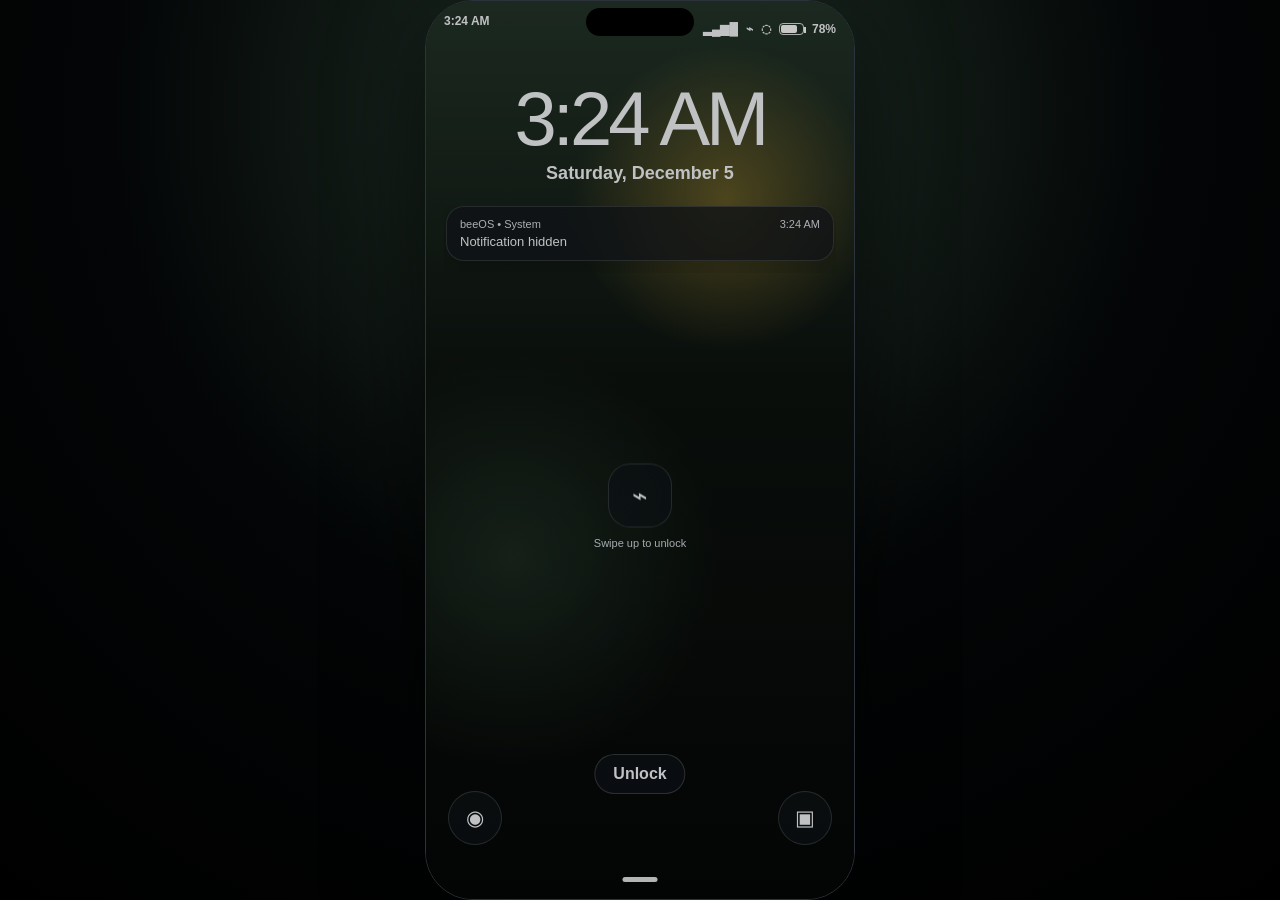
<file: mobilebeeOS.html>
<!doctype html>
<html lang="en">
<head>
<meta charset="utf-8">
<meta name="viewport" content="width=device-width,initial-scale=1,viewport-fit=cover,user-scalable=no">
<title>beeOS — Mobile OS Lab</title>
<style>
:root{--bg:#06080b;--surface:#11161d;--surface2:#1a2029;--surface3:#242c37;--line:rgba(255,255,255,.1);--text:#f7f8fa;--muted:#aab3bf;--accent:#f2bf3b;--green:#53d88b;--red:#ff6e79;--blue:#76b7ff;--shadow:0 30px 90px rgba(0,0,0,.55);font-family:-apple-system,BlinkMacSystemFont,"Segoe UI",Inter,Roboto,Arial,sans-serif}
*{box-sizing:border-box;-webkit-tap-highlight-color:transparent}html,body{margin:0;height:100%;overflow:hidden;background:#020305;color:var(--text)}button,input,textarea,select{font:inherit}button{color:inherit}
body{display:grid;place-items:center;background:radial-gradient(circle at 50% 12%,#203126,#030506 52%,#000)}
#device{width:min(430px,100vw);height:min(900px,100vh);position:relative;overflow:hidden;background:#07090c;border:1px solid #2c333c;border-radius:48px;box-shadow:var(--shadow);touch-action:none;user-select:none}
#device:before{content:"";position:absolute;z-index:1200;top:7px;left:50%;transform:translateX(-50%);width:108px;height:28px;border-radius:20px;background:#000}
.status{position:absolute;z-index:1100;top:0;left:0;right:0;height:42px;padding:13px 18px 0;display:flex;justify-content:space-between;font-size:12px;font-weight:700;pointer-events:none}.statusRight{display:flex;gap:8px;align-items:center}.battery{width:25px;height:12px;border:1px solid rgba(255,255,255,.85);border-radius:4px;padding:1px;position:relative}.battery:after{content:"";position:absolute;right:-3px;top:3px;width:2px;height:6px;background:#fff}.battery span{display:block;height:100%;width:78%;background:#fff;border-radius:2px}
.screen{position:absolute;inset:0;display:none;flex-direction:column;overflow:hidden}.screen.active{display:flex}.lock{background:radial-gradient(circle at 70% 22%,rgba(242,191,59,.34),transparent 20%),radial-gradient(circle at 20% 62%,rgba(73,111,83,.28),transparent 32%),linear-gradient(180deg,#243529,#0c120e 43%,#050706)}
.lockInner{position:relative;height:100%;padding:82px 18px 24px;text-align:center}.lockTime{font-size:76px;letter-spacing:-4px;font-weight:500;line-height:.95}.lockDate{font-size:18px;font-weight:650;margin-top:8px}.lockNotifs{position:absolute;left:18px;right:18px;top:205px;max-height:285px;overflow-y:auto;overflow-x:hidden;text-align:left;padding:0 2px 4px;scrollbar-width:none}.lockNotifs::-webkit-scrollbar{display:none}.notif{background:rgba(20,24,30,.76);border:1px solid rgba(255,255,255,.13);border-radius:18px;padding:11px 13px;margin-bottom:8px;backdrop-filter:blur(18px);box-shadow:0 8px 20px rgba(0,0,0,.18)}.notifHead{font-size:11px;color:#dbe1e8;display:flex;justify-content:space-between;gap:10px}.notifBody{font-size:13px;margin-top:4px}.lockCenter{position:absolute;left:18px;right:18px;top:505px;transform:translateY(-50%);display:flex;flex-direction:column;align-items:center}.lockGlyph{width:64px;height:64px;border-radius:22px;background:rgba(17,22,28,.58);border:1px solid rgba(255,255,255,.14);display:grid;place-items:center;font-size:26px;backdrop-filter:blur(18px)}.lockHint{font-size:11px;color:#d6dbe2;margin-top:9px}.lockBottom{position:absolute;bottom:54px;left:22px;right:22px;display:flex;justify-content:space-between;align-items:center;pointer-events:none}.lockBottom .round{pointer-events:auto}.round{width:54px;height:54px;border-radius:50%;border:1px solid rgba(255,255,255,.16);background:rgba(17,22,28,.64);display:grid;place-items:center;cursor:pointer;font-size:21px}.unlockBtn{position:absolute;bottom:105px;left:50%;transform:translateX(-50%);border:1px solid rgba(255,255,255,.18);background:rgba(17,22,28,.68);padding:10px 18px;border-radius:999px;font-weight:700;cursor:pointer;white-space:nowrap}.swipeBar{position:absolute;bottom:17px;left:50%;transform:translateX(-50%);width:35px;height:5px;border-radius:5px;background:#fff;opacity:.9}
.home{background:linear-gradient(180deg,#10151b,#07090c 35%,#05070a);padding:74px 18px 146px;overflow:auto}.homeTop{display:flex;justify-content:space-between;align-items:center}.name{font-size:27px;font-weight:760;letter-spacing:-.8px}.sub{font-size:12px;color:var(--muted)}.avatar{width:42px;height:42px;border-radius:50%;display:grid;place-items:center;background:linear-gradient(145deg,#ffdb70,#6f8f68);color:#15190f;font-weight:800}.widget,.card,.group{border:1px solid var(--line);background:linear-gradient(145deg,rgba(32,38,47,.87),rgba(16,20,26,.9));border-radius:22px}.widget{padding:15px;margin:16px 0}.grid{display:grid;grid-template-columns:repeat(4,1fr);gap:18px 10px}.app{background:none;border:0;padding:0;cursor:pointer;text-align:center}.appIcon{width:58px;height:58px;margin:0 auto 7px;border-radius:18px;display:grid;place-items:center;border:1px solid rgba(255,255,255,.1);font-size:24px;box-shadow:0 10px 20px rgba(0,0,0,.22)}.appLabel{font-size:11px;white-space:nowrap;overflow:hidden;text-overflow:ellipsis}.dock{position:absolute;left:12px;right:12px;bottom:74px;padding:10px;border:1px solid var(--line);background:rgba(22,26,32,.75);backdrop-filter:blur(24px);border-radius:26px;display:grid;grid-template-columns:repeat(4,1fr);z-index:800}
.nav{position:absolute;z-index:900;left:50%;transform:translateX(-50%);bottom:10px;height:52px;width:158px;border:1px solid rgba(255,255,255,.11);background:rgba(12,15,19,.70);backdrop-filter:blur(22px);border-radius:26px;display:grid;grid-template-columns:1fr 1fr 1fr;padding:4px;box-shadow:0 12px 35px rgba(0,0,0,.30)}.nav button{background:transparent;border:0;cursor:pointer;display:grid;place-items:center;color:#c6ccd4;border-radius:20px}.nav button:hover,.nav button:focus-visible{background:rgba(255,255,255,.08);outline:none}.nav button:active{transform:scale(.94)}.navIcon{font-size:20px;line-height:1}.navLabel{font-size:8px;color:#8e98a5}.homeNav .navIcon{width:20px;height:20px;border:2px solid currentColor;border-radius:7px}.nav .active{color:var(--accent)}
.header{height:68px;padding:50px 16px 10px;display:flex;align-items:flex-end;gap:10px}.back{width:38px;height:38px;border:0;background:none;font-size:30px;cursor:pointer}.headerTitle{font-size:21px;font-weight:740}.scroll{overflow:auto;padding:8px 16px 90px;flex:1}.sectionLabel{font-size:11px;text-transform:uppercase;letter-spacing:1.3px;color:#8e98a5;margin:18px 4px 8px}.row{display:flex;align-items:center;gap:12px;padding:14px;border-bottom:1px solid var(--line);cursor:pointer}.row:last-child{border-bottom:0}.rowIcon{width:34px;height:34px;border-radius:11px;background:#252d37;display:grid;place-items:center;flex:none}.grow{flex:1}.rowMain{font-size:14px;font-weight:650}.rowSub{font-size:11px;color:var(--muted);margin-top:3px;line-height:1.35}.chev{color:#69737f;font-size:24px}.list,.card{overflow:hidden}.card{padding:15px;margin:12px 0}.pill{display:inline-flex;align-items:center;padding:4px 8px;border-radius:999px;background:#232a34;font-size:10px}.action{border:1px solid var(--line);background:#1c232d;padding:9px 12px;border-radius:11px;cursor:pointer}.primary{background:var(--accent);color:#1a1508;border-color:#f7ce68;font-weight:750}.switch{width:44px;height:26px;border-radius:20px;background:#2c3440;position:relative;cursor:pointer;flex:none}.switch:after{content:"";position:absolute;top:3px;left:3px;width:20px;height:20px;border-radius:50%;background:#eef1f4;transition:.18s}.switch.on{background:#2f8055}.switch.on:after{transform:translateX(18px)}.slider{width:100%;accent-color:var(--accent);cursor:pointer}
.control{padding:54px 15px 84px;overflow:auto;background:rgba(8,10,14,.98)}.control h2{font-size:25px;margin:4px 0 15px}.controlGrid{display:grid;grid-template-columns:repeat(2,1fr);gap:12px}.controlTile{border:1px solid var(--line);background:#171d24;border-radius:20px;padding:14px;text-align:left;cursor:pointer}.controlTile.on{background:#242a20;border-color:rgba(242,191,59,.35)}.ctop{display:flex;justify-content:space-between;font-size:10px;color:#9fa8b4}.cicon{font-size:21px;color:#fff}.ctitle{font-weight:740;margin-top:18px}.csub{font-size:10px;color:var(--muted);margin-top:3px}.shadeClose{margin-top:16px;width:100%;padding:12px;border-radius:15px;background:#202732;border:1px solid var(--line);cursor:pointer}
.center{height:100%;display:grid;place-items:center;padding:25px;text-align:center}.sheetLayer{position:absolute;inset:0;background:rgba(0,0,0,.5);z-index:1300;display:none;align-items:flex-end}.sheetLayer.show{display:flex}.sheet{width:100%;max-height:78%;overflow:auto;background:#151a21;border:1px solid var(--line);border-bottom:0;border-radius:26px 26px 0 0;padding:14px 16px 24px}.grab{width:42px;height:5px;border-radius:5px;background:#7f8791;margin:0 auto 14px}.sheetActions{display:flex;gap:9px;margin-top:14px}.sheetActions button{flex:1}
.chat{display:flex;flex-direction:column;height:100%}.chatView{flex:1;overflow:auto;padding:15px}.msg{max-width:78%;padding:10px 12px;background:#202732;border-radius:16px 16px 16px 5px;margin:7px 0;font-size:13px}.msg.mine{margin-left:auto;background:#66501e;border-radius:16px 16px 5px 16px}.composer{display:flex;gap:8px;padding:10px 12px 78px;background:#11151b;border-top:1px solid var(--line)}.composer input{flex:1;background:#20262f;color:#fff;border:1px solid var(--line);border-radius:18px;padding:11px 14px;outline:0}.send{width:44px;border:0;border-radius:50%;background:var(--accent);color:#171208;font-size:20px;cursor:pointer}
.filesRow,.peer{display:flex;align-items:center;gap:12px;padding:13px 0;border-bottom:1px solid var(--line)}.cameraView{position:relative;flex:1;background:radial-gradient(circle at 50% 45%,#2a3c36,#0a0e0d 62%,#030404)}.cameraHUD{position:absolute;left:0;right:0;bottom:100px;display:flex;justify-content:space-around;align-items:center}.shutter{width:76px;height:76px;border-radius:50%;border:5px solid #fff;background:rgba(255,255,255,.2);cursor:pointer}.progress{height:8px;border-radius:8px;background:#252c35;overflow:hidden}.progress b{display:block;height:100%;background:linear-gradient(90deg,#ff6f7d,#f2bf3b,#57d68d)}.trace{font:11px ui-monospace,SFMono-Regular,Consolas,monospace;line-height:1.55;color:#d0d5dc}.taskCard{width:100%;border:1px solid var(--line);background:#151b22;border-radius:20px;padding:16px;text-align:left;margin:8px 0;cursor:pointer}.taskIcon{font-size:24px}.taskName{font-weight:750;margin-top:8px}.empty{padding:30px 12px;text-align:center;color:var(--muted)}
#brightnessOverlay{position:absolute;inset:0;background:#000;opacity:0;pointer-events:none;z-index:1150;transition:opacity .16s}.toast{position:absolute;left:16px;right:16px;bottom:82px;z-index:1400;background:#1a2028;border:1px solid var(--line);padding:12px 14px;border-radius:16px;display:none;box-shadow:0 15px 35px rgba(0,0,0,.35)}.toast.show{display:block}.toast b{display:block;font-size:13px}.toast span{display:block;color:var(--muted);font-size:11px;margin-top:2px}
@media(max-width:480px){#device{border-radius:0;width:100vw;height:100vh}#device:before{display:none}}
</style>
</head>
<body>
<div id="device">
  <div class="status"><span id="statusTime">9:41</span><span class="statusRight"><span>▂▄▆█</span><span id="wifiStatus">⌁</span><span id="btStatus">◌</span><span class="battery"><span id="batteryBar"></span></span><span id="batteryText">78%</span></span></div>

  <section id="boot" class="screen active"><div class="center"><div><div style="font-size:56px;font-weight:850;color:var(--accent)">B</div><h1 style="margin:8px 0 0">beeOS</h1><p class="sub">mobile operating environment</p><div style="margin:22px auto;width:28px;height:28px;border:3px solid #47505b;border-top-color:var(--accent);border-radius:50%;animation:spin .9s linear infinite"></div></div></div></section>
  <section id="lock" class="screen lock"><div class="lockInner"><div class="lockTime" id="lockTime">9:41</div><div class="lockDate" id="lockDate">Tuesday, 8 September</div><div class="lockNotifs" id="lockNotifs"></div><div class="lockCenter"><div class="lockGlyph">⌁</div><div class="lockHint" id="lockHint">Swipe up or tap Unlock</div></div><div class="lockBottom"><button class="round" aria-label="Camera" data-action="lockCamera">◉</button><button class="round" aria-label="Notifications" data-action="lockNotifications">▣</button></div><button class="unlockBtn" data-action="unlock">Unlock</button><div class="swipeBar"></div></div></section>
  <section id="home" class="screen"><div class="home"><div class="homeTop"><div><div class="name" id="homeName">BeePhone</div><div class="sub">Good evening • <span id="homeNetwork">No network</span></div></div><div class="avatar" id="homeAvatar">B</div></div><div class="widget"><div class="sub">BEEOS STATUS</div><div style="display:flex;justify-content:space-between;align-items:end;margin-top:6px"><div><div style="font-size:35px;font-weight:720">18°</div><div class="sub">Classroom • <span id="homeBattery">78%</span> battery</div></div><span style="font-size:28px">☼</span></div></div><div class="grid" id="homeGrid"></div></div><div class="dock" id="dock"></div></section>
  <section id="settings" class="screen"><div class="header"><div class="headerTitle">Settings</div></div><input id="settingsSearch" placeholder="Search settings" style="margin:0 16px 8px;padding:12px 14px;border-radius:14px;border:1px solid var(--line);background:#12171e;color:#fff;outline:0"><div class="scroll" id="settingsBody"></div></section>
  <section id="wifi" class="screen"><div class="header"><button class="back" data-action="back">‹</button><div><div class="headerTitle">Wi‑Fi</div><div class="sub" id="wifiSub">Not connected</div></div></div><div class="scroll" id="wifiBody"></div></section>
  <section id="bluetooth" class="screen"><div class="header"><button class="back" data-action="back">‹</button><div><div class="headerTitle">Bluetooth</div><div class="sub" id="btSub">Off</div></div></div><div class="scroll" id="btBody"></div></section>
  <section id="permissions" class="screen"><div class="header"><button class="back" data-action="back">‹</button><div><div class="headerTitle">Privacy & Permissions</div><div class="sub">Protected resources</div></div></div><div class="scroll" id="permBody"></div></section>
  <section id="security" class="screen"><div class="header"><button class="back" data-action="back">‹</button><div><div class="headerTitle">Security</div><div class="sub">Device authentication & protection</div></div></div><div class="scroll" id="securityBody"></div></section>
  <section id="sounds" class="screen"><div class="header"><button class="back" data-action="back">‹</button><div><div class="headerTitle">Sounds & Haptics</div></div></div><div class="scroll" id="soundsBody"></div></section>
  <section id="display" class="screen"><div class="header"><button class="back" data-action="back">‹</button><div><div class="headerTitle">Display & Brightness</div></div></div><div class="scroll" id="displayBody"></div></section>
  <section id="battery" class="screen"><div class="header"><button class="back" data-action="back">‹</button><div><div class="headerTitle">Battery</div></div></div><div class="scroll" id="batteryBody"></div></section>
  <section id="share" class="screen"><div class="header"><button class="back" data-action="back">‹</button><div><div class="headerTitle">beeShare</div><div class="sub">Nearby sharing model</div></div></div><div class="scroll" id="shareBody"></div></section>
  <section id="messages" class="screen"><div class="header"><button class="back" data-action="home">‹</button><div><div class="headerTitle">Messages</div><div class="sub">On-device messaging</div></div></div><div class="scroll" id="messagesBody"></div></section>
  <section id="chat" class="screen"><div class="header"><button class="back" data-action="back">‹</button><div><div class="headerTitle" id="chatTitle">beeOS Support</div><div class="sub">Local messaging service</div></div></div><div class="chatView" id="chatView"></div><div class="composer"><input id="chatInput" placeholder="Message" maxlength="300"><button class="send" data-action="sendMessage">↑</button></div></section>
  <section id="files" class="screen"><div class="header"><button class="back" data-action="home">‹</button><div><div class="headerTitle">Files</div><div class="sub">On My beePhone</div></div></div><div class="scroll" id="filesBody"></div></section>
  <section id="camera" class="screen"><div class="header" style="position:absolute;z-index:3;left:0;right:0"><button class="back" data-action="home">×</button><div class="headerTitle">Camera</div></div><div class="cameraView" id="cameraView"></div></section>
  <section id="monitor" class="screen"><div class="header"><button class="back" data-action="home">‹</button><div><div class="headerTitle">OS Monitor</div><div class="sub">Processes & event trace</div></div></div><div class="scroll" id="monitorBody"></div></section>
  <section id="learn" class="screen"><div class="header"><button class="back" data-action="home">‹</button><div><div class="headerTitle">OS Lab</div><div class="sub">Learn by operating beeOS</div></div></div><div class="scroll" id="learnBody"></div></section>
  <section id="notes" class="screen"><div class="header"><button class="back" data-action="home">‹</button><div><div class="headerTitle">Notes</div><div class="sub">App sandbox storage</div></div></div><div class="scroll"><textarea id="noteBox" rows="12" placeholder="Write something…" style="width:100%;background:#090c10;color:#fff;border:1px solid var(--line);border-radius:16px;padding:13px;outline:0;resize:vertical"></textarea><button class="action primary" style="width:100%;margin-top:10px" data-action="saveNote">Save note</button><div class="card"><b>Why this matters</b><p class="sub">The Notes app writes to its own sandbox. The OS controls the storage service.</p></div></div></section>
  <section id="notifications" class="screen"><div class="header"><button class="back" data-action="back">‹</button><div><div class="headerTitle">Notification Centre</div><div class="sub">System & app alerts</div></div></div><div class="scroll" id="notificationsBody"></div></section>
  <section id="about" class="screen"><div class="header"><button class="back" data-action="back">‹</button><div><div class="headerTitle">About beePhone</div><div class="sub">Device & software information</div></div></div><div class="scroll" id="aboutBody"></div></section>
  <section id="multitask" class="screen"><div class="header"><button class="back" data-action="home">‹</button><div><div class="headerTitle">Multitasking</div><div class="sub">Recent apps</div></div></div><div class="scroll" id="multitaskBody"></div></section>
  <section id="control" class="screen"><div class="control"><h2>Control Centre</h2><div class="controlGrid" id="controlGrid"></div><div class="card"><div class="rowMain">Brightness <span id="ccBrightnessValue" style="float:right">72%</span></div><input id="ccBrightness" class="slider" type="range" min="20" max="100" value="72"></div><div class="card"><div class="rowMain">Volume <span id="ccVolumeValue" style="float:right">55%</span></div><input id="ccVolume" class="slider" type="range" min="0" max="100" value="55"></div><button class="shadeClose" data-action="back">Done</button></div></section>

  <div class="nav" id="nav"><button data-action="back"><div class="navIcon">‹</div><div class="navLabel">Back</div></button><button class="homeNav" data-action="home"><div class="navIcon"></div><div class="navLabel">Home</div></button><button data-action="multitask"><div class="navIcon">▣</div><div class="navLabel">Multitask</div></button></div>
  <div id="brightnessOverlay"></div><div class="sheetLayer" id="sheetLayer"><div class="sheet" id="sheet"></div></div><div class="toast" id="toast"><b id="toastTitle"></b><span id="toastBody"></span></div>
  <input id="filePicker" type="file" hidden>
</div>
<script>
const $=id=>document.getElementById(id);
const uid=()=>Math.random().toString(36).slice(2,8).toUpperCase();
const now=()=>new Date().toLocaleTimeString([], {hour:'numeric',minute:'2-digit'});
const longDate=()=>new Date().toLocaleDateString([], {weekday:'long',month:'long',day:'numeric'});
const KEY='beeos-v6-stable';
const defaults={name:'BeePhone '+uid(),battery:78,wifiEnabled:true,wifiNetwork:null,bluetooth:false,airplane:false,brightness:72,volume:55,lowPower:false,dnd:false,notifications:true,shareVisibility:'everyone',paired:[],permissions:{Camera:false,Microphone:false,Location:false,Photos:false,Bluetooth:false,LocalNetwork:true},auth:{method:'swipe',pin:'',fingerprint:false,face:false,failed:0},notes:'',files:[],messages:{'BEEOS-SUPPORT':[]},events:[],recent:[],locked:true};
let saved=null;try{saved=JSON.parse(localStorage.getItem(KEY)||'null')}catch{}
const state=Object.assign({},defaults,saved||{}); state.auth=Object.assign({},defaults.auth,state.auth||{}); state.permissions=Object.assign({},defaults.permissions,state.permissions||{}); state.files=Array.isArray(state.files)?state.files:[]; state.messages=state.messages&&typeof state.messages==='object'?state.messages:{'BEEOS-SUPPORT':[]};
state.auth.preview=!!state.auth.preview; state.auth.erase=!!state.auth.erase; state.contacts=[{id:'BEEOS-SUPPORT',name:'beeOS Support',online:true}];
let current='boot',history=[],pointer=null;
state.locked=true;
state.auth.failed=Number.isFinite(state.auth.failed)?state.auth.failed:0;
function persist(){const clean={...state};delete clean.contacts;localStorage.setItem(KEY,JSON.stringify(clean))}
function log(layer,text){state.events.unshift({t:now(),layer,text});state.events=state.events.slice(0,80);persist();if(current==='monitor')renderMonitor()}
function toast(t,b=''){ $('toastTitle').textContent=t;$('toastBody').textContent=b;$('toast').classList.add('show');clearTimeout(window.__toast);window.__toast=setTimeout(()=>$('toast').classList.remove('show'),2600)}
function applyBrightness(){ $('brightnessOverlay').style.opacity=Math.max(0,Math.min(.78,(100-state.brightness)/100*.78)) }
function playTone(freq=660){if(state.volume<=0)return;try{const C=window.AudioContext||window.webkitAudioContext;if(!C)return;const c=new C(),o=c.createOscillator(),g=c.createGain();o.type='triangle';o.frequency.value=freq;g.gain.value=.045*(state.volume/100);o.connect(g);g.connect(c.destination);o.start();o.stop(c.currentTime+.05);setTimeout(()=>c.close(),120)}catch{}}
function show(id,push=true){if(!$(''+id))return;if(state.locked&&!['lock','notifications','control'].includes(id))return;if(push&&current!=='boot'&&current!==id){history=history.filter(x=>x!==id);history.push(current);history=history.slice(-20);if(id!=='home'&&id!=='lock'&&id!=='control'&&id!=='notifications'){state.recent=state.recent.filter(x=>x!==id);state.recent.unshift(id);state.recent=state.recent.filter(x=>x!=='chat').slice(0,6)}}document.querySelectorAll('.screen').forEach(s=>s.classList.remove('active'));$(id).classList.add('active');current=id;$('nav').style.display=(id==='lock'||id==='boot'||state.locked)?'none':'grid';renderActive();renderNav()}
function back(){if(state.locked){show('lock',false);return}const t=history.pop()||'home';show(t,false);log('Input','Back navigation → '+t)}
function home(){if(state.locked){show('lock',false);return}history=[];show('home',false);log('Input','Home navigation')}
function unlock(){if(!state.locked)return;log('Input','Unlock requested → authentication service');if(state.auth.method==='pin'&&state.auth.pin){pinSheet();return}if(state.auth.method==='face'&&state.auth.face){bioSheet('Face Unlock');return}if(state.auth.method==='fingerprint'&&state.auth.fingerprint){bioSheet('Fingerprint');return}completeUnlock('Swipe')}
function completeUnlock(method){state.locked=false;state.auth.failed=0;persist();log('Security','Authentication success → '+method);show('home',false);playTone(660);toast('Unlocked','beeOS session resumed')}
function pinSheet(){state.__pin='';renderPin();$('sheetLayer').classList.add('show')}
function renderPin(){const e=state.__pin||'';$('sheet').innerHTML=`<div class="grab"></div><div style="text-align:center"><h3>Enter PIN</h3><p class="sub">The security service is waiting for the device credential.</p><div style="display:flex;justify-content:center;gap:11px;margin:14px">${Array.from({length:Math.max(4,Math.min(8,(state.auth.pin||'1234').length))},(_,i)=>`<span style="width:11px;height:11px;border-radius:50%;border:1px solid #68717e;background:${i<e.length?'#f2bf3b':'transparent'}"></span>`).join('')}</div></div><div style="display:grid;grid-template-columns:repeat(3,1fr);gap:8px">${['1','2','3','4','5','6','7','8','9','⌫','0','↵'].map(k=>`<button class="action" style="height:50px;font-size:19px" data-action="pinKey" data-value="${k}">${k}</button>`).join('')}</div><div class="sheetActions"><button class="action" data-action="closeSheet">Cancel</button></div>`}
function pinKey(k){let e=state.__pin||'';if(k==='⌫')e=e.slice(0,-1);else if(k==='↵'){if(e===state.auth.pin){closeSheet();completeUnlock('PIN');return}state.auth.failed=(state.auth.failed||0)+1;persist();toast('Wrong PIN',`${Math.max(0,10-state.auth.failed)} attempts remaining`);e=''}else if(/^\d$/.test(k)&&e.length<8)e+=k;state.__pin=e;renderPin()}
function bioSheet(kind){$('sheet').innerHTML=`<div class="grab"></div><div style="text-align:center"><h3>${kind}</h3><p class="sub">The biometric service is checking the enrolled authenticator.</p><div style="width:94px;height:94px;margin:18px auto;border:2px solid #74808c;border-radius:28px;display:grid;place-items:center;font-size:34px;animation:pulse 1.2s infinite">${kind==='Face Unlock'?'◉':'☝'}</div><div class="sheetActions"><button class="action" data-action="closeSheet">Cancel</button><button class="action primary" data-action="bioAccept">Simulate match</button></div></div>`;$('sheetLayer').classList.add('show')}
function openLockNotifications(){show('notifications',false)}
function openLockCamera(){show('camera',false)}
function renderHome(){const apps=[['Messages','✉'],['beeShare','⇧'],['Files','▧'],['Camera','◉'],['Settings','⚙'],['OS Monitor','⌁'],['OS Lab','B'],['Notes','✎'],['Notifications','•']];$('homeName').textContent=state.name;$('homeAvatar').textContent=state.name.slice(0,1).toUpperCase();$('homeNetwork').textContent=state.wifiNetwork||'No network';$('homeBattery').textContent=state.battery+'%';$('homeGrid').innerHTML=apps.map(a=>`<button class="app" data-action="launch" data-id="${a[0]}"><div class="appIcon" style="background:#202832">${a[1]}</div><div class="appLabel">${a[0]}</div></button>`).join('');$('dock').innerHTML=[apps[0],apps[3],apps[1],apps[4]].map(a=>`<button class="app" data-action="launch" data-id="${a[0]}"><div class="appIcon" style="background:#252d36">${a[1]}</div></button>`).join('')}
function launch(name){const map={'Messages':'messages','beeShare':'share','Files':'files','Camera':'camera','Settings':'settings','Bluetooth':'bluetooth','OS Monitor':'monitor','OS Lab':'learn','Notes':'notes','Security':'security','Wi‑Fi':'wifi','Sounds':'sounds','Display':'display','Battery':'battery','Notifications':'notifications','About beePhone':'about','Control Centre':'control'};if(map[name]){if(name==='Camera'&&!state.permissions.Camera){show('camera');return}show(map[name])}}
function renderSettings(q=''){const rows=[['Connections','Wi‑Fi','⌁',state.wifiNetwork||'Not connected','wifi'],['Connections','Bluetooth','◍',state.bluetooth?'On':'Off','bluetooth'],['Connections','Airplane Mode','✈',state.airplane?'On':'Off','airplane'],['Sounds','Sounds & Haptics','♫',state.volume+'% volume','sounds'],['Display','Display & Brightness','☼',state.brightness+'% brightness','display'],['Privacy','Permissions','⌑','Camera, mic, location, photos','permissions'],['Security','Security & Lock','◆',state.auth.method==='swipe'?'Swipe unlock':state.auth.method,'security'],['Sharing','beeShare','⇧',state.shareVisibility,'share'],['System','Battery','▰',state.battery+'%','battery'],['System','OS Monitor','⌁',Object.keys(state.processes||{}).length+' processes','monitor'],['System','About beePhone','ⓘ','Device, software & system information','about']];const filtered=rows.filter(r=>(r[0]+' '+r[1]+' '+r[3]).toLowerCase().includes((q||'').toLowerCase()));$('settingsBody').innerHTML=`${filtered.map(r=>`<div class="row" data-action="setting" data-route="${r[4]}"><div class="rowIcon">${r[2]}</div><div class="grow"><div class="rowMain">${r[1]}</div><div class="rowSub">${r[3]}</div></div><div class="chev">›</div></div>`).join('')}<div class="sectionLabel">Device</div><div class="card"><div class="row" style="padding:0;border:0"><div class="rowIcon">B</div><div class="grow"><div class="rowMain">Device Name</div><div class="rowSub">${escapeHtml(state.name)}</div></div><button class="action" data-action="rename">Edit</button></div></div>`}
function setting(route){if(route==='airplane'){airplaneToggle();return}show(route)}
function renderWifi(){$('wifiSub').textContent=state.wifiNetwork||'Not connected';$('wifiBody').innerHTML=`<div class="card"><div class="row" style="padding:0;border:0"><div class="rowIcon">⌁</div><div class="grow"><div class="rowMain">Wi‑Fi</div><div class="rowSub">${state.wifiEnabled?'Radio enabled':'Radio disabled'}</div></div><div class="switch ${state.wifiEnabled?'on':''}" data-action="wifiToggle"></div></div></div><div class="sectionLabel">Networks</div><div class="list">${['Classroom‑5G','Student‑Lab','Teacher‑Secure','Guest‑Network'].map((n,i)=>`<div class="row"><div class="rowIcon">⌁</div><div class="grow"><div class="rowMain">${n}</div><div class="rowSub">${i===2?'WPA3 • password required':i===3?'Open network':'WPA2 • strong signal'}</div></div>${state.wifiNetwork===n?'<span class="pill">Connected</span>':`<button class="action" data-action="joinWifi" data-network="${n}" data-secured="${i===2}">Join</button>`}</div>`).join('')}</div><div class="card"><div class="row" style="padding:0;border:0"><div class="grow"><div class="rowMain">Network service</div><div class="rowSub">Radio → association → DHCP → route installation</div></div><span class="pill">${state.wifiNetwork?'Connected':'Idle'}</span></div></div>`}
function wifiToggle(){if(state.airplane){toast('Airplane Mode','Turn it off before enabling Wi‑Fi');return}state.wifiEnabled=!state.wifiEnabled;if(!state.wifiEnabled)state.wifiNetwork=null;log('Network','Wi‑Fi radio '+(state.wifiEnabled?'enabled':'disabled'));persist();renderWifi();renderHome();updateStatus()}
function joinWifi(name,secured){if(!state.wifiEnabled){toast('Wi‑Fi off');return}if(secured){openSheet(`<div class="grab"></div><h3>Join ${name}</h3><p class="sub">The Wi‑Fi service is requesting network credentials.</p><input id="wifiPass" type="password" placeholder="Network password" style="width:100%;padding:12px;border-radius:12px;background:#0c1015;color:#fff;border:1px solid var(--line);outline:0"><div class="sheetActions"><button class="action" data-action="closeSheet">Cancel</button><button class="action primary" data-action="joinWifiConfirm" data-network="${name}">Join</button></div>`);return}finishWifi(name)}
function finishWifi(name){closeSheet();state.wifiNetwork=name;log('Network','Association → DHCP → route installed → '+name);persist();renderWifi();renderHome();updateStatus();toast('Wi‑Fi connected',name)}
function renderBluetooth(){$('btSub').textContent=state.bluetooth?'On • scanning':'Off';$('btBody').innerHTML=`<div class="card"><div class="row" style="padding:0;border:0"><div class="rowIcon">◍</div><div class="grow"><div class="rowMain">Bluetooth</div><div class="rowSub">${state.bluetooth?'Radio enabled and discovery active':'Radio disabled'}</div></div><div class="switch ${state.bluetooth?'on':''}" data-action="btToggle"></div></div></div><div class="sectionLabel">Nearby devices</div><div class="list">${state.bluetooth?['BeeBuds','Classroom Tablet','Lab Watch','Teacher Laptop'].map((d,i)=>`<div class="row"><div class="rowIcon">${['♫','▣','⌚','▤'][i]}</div><div class="grow"><div class="rowMain">${d}</div><div class="rowSub">BLE • ${-41-i*7} dBm</div></div>${state.paired.includes(d)?'<span class="pill">Paired</span>':`<button class="action" data-action="pair" data-device="${d}">Pair</button>`}</div>`).join(''):'<div class="card"><div class="sub">Enable Bluetooth to start the OS discovery service.</div></div>'}</div>`}
function btToggle(){if(state.airplane){toast('Airplane Mode','Turn it off before enabling Bluetooth');return}state.bluetooth=!state.bluetooth;log('Bluetooth','Radio '+(state.bluetooth?'enabled':'disabled'));persist();renderBluetooth();renderHome();updateStatus()}
function pair(d){openSheet(`<div class="grab"></div><h3>Pair with ${escapeHtml(d)}?</h3><p class="sub">The Bluetooth service will authenticate the device and store a trusted-device relationship.</p><div class="sheetActions"><button class="action" data-action="closeSheet">Cancel</button><button class="action primary" data-action="pairConfirm" data-device="${d}">Pair</button></div>`)}
function pairConfirm(d){closeSheet();if(!state.paired.includes(d))state.paired.push(d);log('Bluetooth','Pairing → authentication → key exchange → trusted device');persist();renderBluetooth();toast('Paired',d)}
function renderPermissions(){$('permBody').innerHTML=`<div class="card"><b>OS permission model</b><p class="sub">Apps request protected resources. beeOS decides whether the request succeeds.</p></div><div class="list">${Object.entries(state.permissions).map(([k,v])=>`<div class="row"><div class="rowIcon">${({Camera:'▣',Microphone:'◉',Location:'⌖',Photos:'▧',Bluetooth:'◍',LocalNetwork:'⌁'})[k]}</div><div class="grow"><div class="rowMain">${k}</div><div class="rowSub">${k==='Camera'?'Camera hardware':k==='Microphone'?'Microphone input':k==='Location'?'Approximate device location':k==='Photos'?'Photo library':k==='Bluetooth'?'Nearby devices':'Local network access'}</div></div><div class="switch ${v?'on':''}" data-action="permission" data-key="${k}"></div></div>`).join('')}</div>`}
function permission(k){state.permissions[k]=!state.permissions[k];log('Security','Permission '+k+' → '+(state.permissions[k]?'ALLOW':'DENY'));persist();renderPermissions();if(k==='Camera')renderCamera()}
function renderSecurity(){$('securityBody').innerHTML=`<div class="card"><div class="row" style="padding:0;border:0"><div class="rowIcon">◆</div><div class="grow"><div class="rowMain">Security posture</div><div class="rowSub">${state.auth.method==='swipe'?'Swipe only':state.auth.method} • ${state.auth.failed||0} failed attempts</div></div><span class="pill">${state.auth.method==='swipe'?'Basic':'Protected'}</span></div></div><div class="sectionLabel">Screen lock</div><div class="list">${[['swipe','Swipe','No credential'],['pin','PIN','4–8 digit credential'],['fingerprint','Fingerprint','Biometric authenticator'],['face','Face Unlock','Biometric face authenticator']].map(([id,title,sub])=>`<div class="row" data-action="authChoice" data-method="${id}"><div class="rowIcon">${id==='swipe'?'⌁':id==='pin'?'⌑':id==='fingerprint'?'☝':'◉'}</div><div class="grow"><div class="rowMain">${title}</div><div class="rowSub">${sub}</div></div><span class="pill">${state.auth.method===id?'Selected':''}</span></div>`).join('')}</div><div class="sectionLabel">Biometric enrolment</div><div class="list"><div class="row"><div class="rowIcon">☝</div><div class="grow"><div class="rowMain">Fingerprint</div><div class="rowSub">${state.auth.fingerprint?'Enrolled':'Not enrolled'}</div></div><button class="action" data-action="enrol" data-kind="fingerprint">${state.auth.fingerprint?'Reset':'Enroll'}</button></div><div class="row"><div class="rowIcon">◉</div><div class="grow"><div class="rowMain">Face Unlock</div><div class="rowSub">${state.auth.face?'Enrolled':'Not enrolled'}</div></div><button class="action" data-action="enrol" data-kind="face">${state.auth.face?'Reset':'Enroll'}</button></div><div class="row"><div class="rowIcon">#</div><div class="grow"><div class="rowMain">Erase after repeated failures</div><div class="rowSub">Simulation only</div></div><div class="switch ${state.auth.erase?'on':''}" data-action="toggleAuth" data-key="erase"></div></div><div class="row"><div class="rowIcon">▤</div><div class="grow"><div class="rowMain">Lock-screen notification previews</div><div class="rowSub">Show message content while locked</div></div><div class="switch ${state.auth.preview?'on':''}" data-action="toggleAuth" data-key="preview"></div></div></div><div class="card"><button class="action" data-action="securityAudit" style="width:100%">Run security audit</button></div>`}
function authChoice(m){if(m==='pin'){openSheet(`<div class="grab"></div><h3>Set a PIN</h3><p class="sub">Enter a new 4–8 digit device credential.</p><input id="newPin" inputmode="numeric" maxlength="8" type="password" placeholder="PIN" style="width:100%;padding:12px;border-radius:12px;background:#0c1015;color:#fff;border:1px solid var(--line);outline:0"><div class="sheetActions"><button class="action" data-action="closeSheet">Cancel</button><button class="action primary" data-action="savePin">Save</button></div>`);return}if(m==='fingerprint'&&!state.auth.fingerprint){enrol('fingerprint');return}if(m==='face'&&!state.auth.face){enrol('face');return}state.auth.method=m;state.secureLock=m!=='swipe';persist();log('Security','Screen lock method → '+m);renderSecurity();toast('Security updated',m+' enabled')}
function enrol(kind){if((kind==='face'&&state.auth.face)||(kind==='fingerprint'&&state.auth.fingerprint)){if(kind==='face')state.auth.face=false;else state.auth.fingerprint=false;persist();renderSecurity();toast('Enrollment removed',kind);return}openSheet(`<div class="grab"></div><h3>${kind==='face'?'Face Unlock':'Fingerprint'} enrollment</h3><p class="sub">The biometric service will capture and bind an authenticator profile to this device.</p><div style="width:94px;height:94px;margin:18px auto;border:2px solid #74808c;border-radius:28px;display:grid;place-items:center;font-size:34px">${kind==='face'?'◉':'☝'}</div><div class="sheetActions"><button class="action" data-action="closeSheet">Cancel</button><button class="action primary" data-action="finishEnroll" data-kind="${kind}">Start enrollment</button></div>`)}
function finishEnroll(k){if(k==='face')state.auth.face=true;else state.auth.fingerprint=true;if(state.auth.method==='swipe')state.auth.method=k;state.secureLock=true;persist();closeSheet();renderSecurity();toast('Enrollment complete',k==='face'?'Face Unlock ready':'Fingerprint ready')}
function savePin(){const n=($('newPin').value||'').trim();if(!/^\d{4,8}$/.test(n)){toast('PIN invalid','Use 4–8 digits');return}state.auth.pin=n;state.auth.method='pin';state.secureLock=true;persist();closeSheet();renderSecurity();toast('PIN enabled','The security service now requires the PIN')}
function securityAudit(){openSheet(`<div class="grab"></div><h3>beeOS security audit</h3><div class="row"><div class="grow"><div class="rowMain">Device identity</div><div class="rowSub">Verified</div></div><span class="pill">PASS</span></div><div class="row"><div class="grow"><div class="rowMain">Sandbox</div><div class="rowSub">Application data isolated</div></div><span class="pill">PASS</span></div><div class="row"><div class="grow"><div class="rowMain">Permissions</div><div class="rowSub">OS mediated</div></div><span class="pill">PASS</span></div><div class="row"><div class="grow"><div class="rowMain">Authentication</div><div class="rowSub">${state.auth.method}</div></div><span class="pill">${state.auth.method==='swipe'?'BASIC':'PASS'}</span></div><div class="sheetActions"><button class="action primary" data-action="closeSheet">Done</button></div>`)}
function renderSounds(){$('soundsBody').innerHTML=`<div class="card"><div class="row" style="padding:0;border:0"><div class="grow"><div class="rowMain">System volume <span id="soundValue" style="float:right">${state.volume}%</span></div><div class="rowSub">Audio output from the beeOS audio service</div><input id="soundSlider" class="slider" type="range" min="0" max="100" value="${state.volume}"></div></div></div><button class="action primary" data-action="testSound" style="width:100%">Test system sound</button>`;$('soundSlider').oninput=e=>{state.volume=+e.target.value;$('soundValue').textContent=state.volume+'%';persist()}}
function renderDisplay(){$('displayBody').innerHTML=`<div class="card"><div class="row" style="padding:0;border:0"><div class="grow"><div class="rowMain">Brightness <span id="displayValue" style="float:right">${state.brightness}%</span></div><div class="rowSub">The display compositor applies a dimming layer.</div><input id="displaySlider" class="slider" type="range" min="20" max="100" value="${state.brightness}"></div></div></div>`;$('displaySlider').oninput=e=>{state.brightness=+e.target.value;$('displayValue').textContent=state.brightness+'%';applyBrightness();persist()}}
function renderBattery(){$('batteryBody').innerHTML=`<div class="card"><div class="row" style="padding:0;border:0"><div class="grow"><div class="rowMain">Battery</div><div class="rowSub">Simulated power-management state</div></div><b>${state.battery}%</b></div><div class="progress" style="margin-top:12px"><b style="width:${state.battery}%"></b></div></div><div class="row"><div class="grow"><div class="rowMain">Low Power Mode</div><div class="rowSub">Limits background activity in the simulated OS</div></div><div class="switch ${state.lowPower?'on':''}" data-action="lowPower"></div></div>`}
function lowPower(){state.lowPower=!state.lowPower;log('Power','Low Power Mode '+(state.lowPower?'enabled':'disabled'));persist();renderBattery();renderControl()}
function renderShare(){$('shareBody').innerHTML=`<div class="card"><b>beeShare</b><p class="sub">This standalone build demonstrates the discovery → trust → approval → storage pipeline without requiring another browser.</p><div style="margin-top:10px;display:flex;gap:7px;flex-wrap:wrap"><span class="pill">${state.shareVisibility}</span><span class="pill">${state.wifiNetwork?'Wi‑Fi':'No Wi‑Fi'}</span><span class="pill">${state.bluetooth?'Bluetooth on':'Bluetooth off'}</span></div></div><div class="sectionLabel">Visibility</div><div class="row"><div class="grow"><div class="rowMain">Who can discover this phone?</div><div class="rowSub">${state.shareVisibility}</div></div><select id="shareVisibility" style="background:#1a2027;color:#fff;border:1px solid var(--line);padding:9px;border-radius:10px"><option>everyone</option><option>contacts</option><option>nobody</option></select></div><div class="card"><div class="row" style="padding:0;border:0"><div class="grow"><div class="rowMain">Select a file</div><div class="rowSub">Choose a file from Files, then simulate a share.</div></div><button class="action" data-action="chooseFile">Choose</button></div><div id="shareSelected" style="margin-top:10px" class="sub">No file selected</div></div><div class="card"><div class="trace"><div>INPUT → select file</div><div>OS → permission + visibility decision</div><div>SERVICE → discovery + trust</div><div>OUTPUT → receiver approval + storage write</div></div><button class="action primary" data-action="simulateShare" style="margin-top:12px;width:100%">Simulate share flow</button></div>`;$('shareVisibility').value=state.shareVisibility;$('shareVisibility').onchange=e=>{state.shareVisibility=e.target.value;persist();renderShare()};$('shareSelected').textContent=state.shareFileId?('Selected: '+(state.files.find(f=>f.id===state.shareFileId)?.name||'file')):'No file selected'}
function simulateShare(){if(!state.shareFileId){toast('Choose a file','Select something in Files first');return}openSheet(`<div class="grab"></div><h3>Share request</h3><p class="sub">beeOS found a simulated nearby receiver.</p><div class="trace"><div>1. App requests share</div><div>2. OS checks permissions</div><div>3. Share service finds receiver</div><div>4. Receiver asks user to approve</div></div><div class="sheetActions"><button class="action" data-action="closeSheet">Decline</button><button class="action primary" data-action="approveShare">Accept</button></div>`)}
function approveShare(){const f=state.files.find(x=>x.id===state.shareFileId);closeSheet();if(f){log('Share','Receiver approval → file transfer → storage write → '+f.name);toast('Share complete',f.name)} }
function renderMessages(){const arr=state.messages['BEEOS-SUPPORT']||[];$('messagesBody').innerHTML=`<div class="card"><div class="row" style="padding:0;border:0"><div class="rowIcon">B</div><div class="grow"><div class="rowMain">beeOS Support</div><div class="rowSub">Local messaging service • on this device</div></div><span class="pill">Ready</span></div></div><div class="row" data-action="openChat" style="background:#12171d;border-radius:15px"><div class="contactAvatar rowIcon">B</div><div class="grow"><div class="rowMain">beeOS Support</div><div class="rowSub">${arr.length?escapeHtml(arr[arr.length-1].text):'Start a conversation'}</div></div><div class="chev">›</div></div>`}
function openChat(){show('chat')}
function renderChat(){const arr=state.messages['BEEOS-SUPPORT']||[];$('chatView').innerHTML=arr.length?arr.map(m=>`<div class="msg ${m.mine?'mine':''}">${escapeHtml(m.text)}<div style="font-size:9px;color:#abb3bd;margin-top:3px">${m.time}</div></div>`).join(''):'<div class="empty">Start a conversation with the beeOS local messaging service.</div>';$('chatView').scrollTop=$('chatView').scrollHeight}
function sendMessage(){const input=$('chatInput'),text=input.value.trim();if(!text)return;const arr=state.messages['BEEOS-SUPPORT']||(state.messages['BEEOS-SUPPORT']=[]);arr.push({text,time:now(),mine:true});persist();log('Messages','Input → Messages process → messaging service');input.value='';renderChat();setTimeout(()=>{arr.push({text:'Message received by the beeOS messaging service.',time:now(),mine:false});persist();log('Messages','Response → notification service');renderChat()},500)}
function importFile(e){const f=e.target.files?.[0];if(!f)return;const r=new FileReader();r.onload=()=>{state.files.unshift({id:uid(),name:f.name,size:f.size,mime:f.type||'application/octet-stream',data:String(r.result||'')});persist();log('Storage','Files app imported '+f.name+' → filesystem service');renderFiles();renderShare();toast('File added',f.name)};r.readAsDataURL(f);e.target.value=''}
function renderFiles(){$('filesBody').innerHTML=`<div class="card"><div class="row" style="padding:0;border:0"><div class="grow"><div class="rowMain">On My beePhone</div><div class="rowSub">${state.files.length} file(s)</div></div><button class="action primary" data-action="chooseFile">Import</button></div></div>${state.files.length?state.files.map(f=>`<div class="filesRow"><div class="rowIcon">▧</div><div class="grow"><div class="rowMain">${escapeHtml(f.name)}</div><div class="rowSub">${formatSize(f.size)} • ${escapeHtml(f.mime)}</div></div><button class="action" data-action="selectShare" data-file="${f.id}">Share</button></div>`).join(''):'<div class="empty">No files yet. Import a file to explore the filesystem.</div>'}`}
function selectShare(id){state.shareFileId=id;persist();show('share')}
function renderCamera(){if(!state.permissions.Camera){$('cameraView').innerHTML=`<div class="center"><div class="card"><h3>Camera access required</h3><p class="sub">The OS blocked the Camera app because its permission is denied.</p><button class="action primary" data-action="openPermissions">Open Permissions</button></div></div>`;return}$('cameraView').innerHTML=`<div style="position:absolute;inset:0;display:grid;place-items:center;font-size:90px;opacity:.28">◉</div><div class="cameraHUD"><button class="round" data-action="flash">ϟ</button><button class="shutter" data-action="capture"></button><button class="round" data-action="openFiles">▧</button></div>`}
function capture(){const f={id:uid(),name:'IMG_'+Date.now()+'.jpg',size:184000,mime:'image/jpeg',data:''};state.files.unshift(f);persist();log('Camera','Camera app → permission ALLOW → camera service → image output');toast('Photo captured','Saved to Files');renderFiles()}
function renderMonitor(){state.processes={SpringBoard:12,WindowServer:9,'Wi‑Fi Service':state.wifiEnabled?8:2,Bluetoothd:state.bluetooth?5:1,'Notification Service':6,Messages:(state.messages['BEEOS-SUPPORT']||[]).length+2};const total=Object.values(state.processes).reduce((a,b)=>a+b,0);$('monitorBody').innerHTML=`<div class="card"><div class="row" style="padding:0;border:0"><div class="grow"><div class="rowMain">CPU activity</div><div class="progress" style="margin-top:6px"><b style="width:${Math.min(98,total+5)}%"></b></div></div><b>${Math.min(98,total+5)}%</b></div><div class="row" style="padding:12px 0 0;border:0"><div class="grow"><div class="rowMain">Memory</div><div class="progress" style="margin-top:6px"><b style="width:${Math.min(92,28+state.files.length*3)}%"></b></div></div><b>${Math.min(92,28+state.files.length*3)}%</b></div></div><div class="sectionLabel">Processes</div><div class="list">${Object.entries(state.processes).map(([n,v])=>`<div class="row"><div class="rowIcon">•</div><div class="grow"><div class="rowMain">${n}</div><div class="rowSub">OS-managed process</div></div><span class="pill">${v}%</span></div>`).join('')}</div><div class="sectionLabel">Live OS trace</div><div class="card trace">${state.events.slice(0,18).map(e=>`<div>[${e.t}] ${escapeHtml(e.layer)} — ${escapeHtml(e.text)}</div>`).join('')||'No events yet.'}</div>`}
function renderLearn(){$('learnBody').innerHTML=`<div class="card"><h3>Mission 1 — Permissions</h3><p class="sub">Deny Camera permission, open Camera, then allow it. Identify the app request, OS decision and hardware service.</p><button class="action primary" data-action="openPermissions">Start</button></div><div class="card"><h3>Mission 2 — Connect, don't just toggle</h3><p class="sub">Open Wi‑Fi and join a network. Look for radio → association → DHCP → route installation.</p><button class="action" data-action="openWifi">Open Wi‑Fi</button></div><div class="card"><h3>Mission 3 — Follow a message</h3><p class="sub">Send a message and identify the input, process, notification service and output.</p><button class="action" data-action="openMessages">Open Messages</button></div><div class="card"><h3>Mission 4 — OS trace</h3><p class="sub">Use OS Monitor while changing brightness, volume or permissions. Describe what the OS is doing between input and output.</p><button class="action" data-action="openMonitor">Open OS Monitor</button></div>`}
function renderNotifications(){$('notificationsBody').innerHTML=state.events.slice(0,20).map((e,i)=>`<div class="notif" data-index="${i}"><div class="notifHead"><span>beeOS • ${escapeHtml(e.layer)}</span><span>${e.t}</span></div><div class="notifBody">${state.auth.preview||!state.locked?escapeHtml(e.text):'Notification content hidden while locked'}</div></div>`).join('')||'<div class="empty">No recent notifications</div>'}
function renderMultitask(){$('multitaskBody').innerHTML=state.recent.length?state.recent.map(id=>`<button class="taskCard" data-action="resume" data-id="${id}"><div class="taskIcon">▣</div><div class="taskName">${label(id)}</div><div class="rowSub">OS-managed task</div></button>`).join(''):'<div class="empty">No recent apps yet.</div>'}
function label(id){return ({settings:'Settings',wifi:'Wi‑Fi',bluetooth:'Bluetooth',permissions:'Permissions',security:'Security',sounds:'Sounds & Haptics',display:'Display & Brightness',battery:'Battery',about:'About beePhone',share:'beeShare',messages:'Messages',chat:'Messages',files:'Files',camera:'Camera',monitor:'OS Monitor',learn:'OS Lab',notes:'Notes',notifications:'Notifications',control:'Control Centre'})[id]||id}
function renderControl(){const tiles=[['Wi‑Fi',state.wifiEnabled,state.wifiNetwork||'Off','wifiToggle','⌁'],['Bluetooth',state.bluetooth,state.bluetooth?'On':'Off','btToggle','◍'],['Airplane Mode',state.airplane,state.airplane?'All radios off':'Off','airplaneToggle','✈'],['Do Not Disturb',state.dnd,state.dnd?'Silenced':'Allow alerts','dndToggle','◐'],['Low Power',state.lowPower,state.lowPower?'Limited background work':'Normal power','lowPower','▰'],['beeShare',state.shareVisibility!=='nobody',state.shareVisibility,'shareToggle','⇧']];$('controlGrid').innerHTML=tiles.map(t=>`<button class="controlTile ${t[1]?'on':''}" data-action="${t[3]}"><div class="ctop"><span class="cicon">${t[4]}</span><span>${t[1]?'ON':'OFF'}</span></div><div class="ctitle">${t[0]}</div><div class="csub">${t[2]}</div></button>`).join('');$('ccBrightness').value=state.brightness;$('ccVolume').value=state.volume;$('ccBrightnessValue').textContent=state.brightness+'%';$('ccVolumeValue').textContent=state.volume+'%'}
function airplaneToggle(){state.airplane=!state.airplane;if(state.airplane){state.wifiEnabled=false;state.wifiNetwork=null;state.bluetooth=false}else state.wifiEnabled=true;log('Network','Airplane Mode '+(state.airplane?'enabled':'disabled'));persist();renderControl();renderWifi();renderBluetooth();renderHome();updateStatus()}
function dndToggle(){state.dnd=!state.dnd;log('Control','Do Not Disturb '+(state.dnd?'enabled':'disabled'));persist();renderControl()}
function shareToggle(){state.shareVisibility=state.shareVisibility==='nobody'?'everyone':'nobody';log('Share','Visibility → '+state.shareVisibility);persist();renderControl();renderShare()}
function renderAbout(){const uptime=Math.floor((performance.now()/1000));$('aboutBody').innerHTML=`<div class="card"><div class="row" style="padding:0;border:0"><div class="rowIcon">B</div><div class="grow"><div class="rowMain">beePhone</div><div class="rowSub">Simulated mobile device</div></div><span class="pill">beeOS</span></div></div><div class="sectionLabel">Hardware</div><div class="list">${[['Model','beePhone Classroom Edition'],['Processor','BeeCore A16 • 6-core simulated CPU'],['Memory','6 GB RAM'],['Display','6.3-inch OLED • 1179 × 2556'],['Storage','128 GB simulated storage'],['Battery','${state.battery}% • 4,200 mAh simulated'],['Wireless','Wi‑Fi 6 • Bluetooth 5.3 • NFC']].map(([k,v])=>`<div class="row"><div class="grow"><div class="rowMain">${k}</div><div class="rowSub">${v}</div></div></div>`).join('')}</div><div class="sectionLabel">Software</div><div class="list">${[['Operating system','beeOS 1.4'],['Build','BOS-1.4.2026.09.08'],['Kernel','beeKernel 7.2-sim'],['Security patch','8 September 2026'],['Web runtime','Browser-based simulation'],['Storage backend','Local device sandbox']].map(([k,v])=>`<div class="row"><div class="grow"><div class="rowMain">${k}</div><div class="rowSub">${v}</div></div></div>`).join('')}</div><div class="card"><div class="row" style="padding:0;border:0"><div class="grow"><div class="rowMain">Simulation notice</div><div class="rowSub">Hardware and software specifications above describe the simulated beePhone environment, not the computer running the HTML file.</div></div></div></div>`}
function renderActive(){if(current==='home')renderHome();else if(current==='settings')renderSettings($('settingsSearch').value);else if(current==='wifi')renderWifi();else if(current==='bluetooth')renderBluetooth();else if(current==='permissions')renderPermissions();else if(current==='security')renderSecurity();else if(current==='sounds')renderSounds();else if(current==='display')renderDisplay();else if(current==='battery')renderBattery();else if(current==='about')renderAbout();else if(current==='share')renderShare();else if(current==='messages')renderMessages();else if(current==='chat')renderChat();else if(current==='files')renderFiles();else if(current==='camera')renderCamera();else if(current==='monitor')renderMonitor();else if(current==='learn')renderLearn();else if(current==='notifications')renderNotifications();else if(current==='multitask')renderMultitask();else if(current==='control')renderControl()}
function renderNav(){document.querySelectorAll('.nav button').forEach(b=>b.classList.remove('active'));if(current==='home')document.querySelector('.homeNav')?.classList.add('active')}
function renderAll(){$('noteBox').value=state.notes||'';renderHome();renderSettings();renderWifi();renderBluetooth();renderPermissions();renderSecurity();renderSounds();renderDisplay();renderBattery();renderAbout();renderShare();renderMessages();renderFiles();renderCamera();renderMonitor();renderLearn();renderNotifications();renderMultitask();renderControl();renderClock();updateStatus();applyBrightness()}
function renderClock(){$('statusTime').textContent=now();$('lockTime').textContent=now();$('lockDate').textContent=longDate();$('lockHint').textContent=state.auth.method==='pin'?'Swipe up • enter PIN':state.auth.method==='face'?'Swipe up • Face Unlock':state.auth.method==='fingerprint'?'Swipe up • Fingerprint':'Swipe up to unlock';$('lockNotifs').innerHTML=state.events.slice(0,3).map(e=>`<div class="notif"><div class="notifHead"><span>beeOS • ${e.layer}</span><span>${e.t}</span></div><div class="notifBody">${state.auth.preview||!state.locked?escapeHtml(e.text):'Notification hidden'}</div></div>`).join('')}
function updateStatus(){$('wifiStatus').textContent=state.wifiNetwork?'◔':'⌁';$('btStatus').textContent=state.bluetooth?'◉':'◌';$('batteryText').textContent=state.battery+'%';$('batteryBar').style.width=state.battery+'%'}
function escapeHtml(s){return String(s).replace(/[&<>"']/g,c=>({'&':'&amp;','<':'&lt;','>':'&gt;','"':'&quot;',"'":'&#039;'}[c]))}
function formatSize(n){if(n<1024)return n+' B';if(n<1048576)return Math.round(n/1024)+' KB';return (n/1048576).toFixed(1)+' MB'}
function openSheet(html){$('sheet').innerHTML=html;$('sheetLayer').classList.add('show')};function closeSheet(){$('sheetLayer').classList.remove('show')}
$('sheetLayer').addEventListener('click',e=>{if(e.target.id==='sheetLayer')closeSheet()});
$('filePicker').addEventListener('change',importFile);
$('settingsSearch').addEventListener('input',e=>{if(current==='settings')renderSettings(e.target.value)});
$('ccBrightness').addEventListener('input',e=>{state.brightness=+e.target.value;$('ccBrightnessValue').textContent=state.brightness+'%';applyBrightness();persist();log('Display','Brightness → '+state.brightness+'%')});
$('ccVolume').addEventListener('input',e=>{state.volume=+e.target.value;$('ccVolumeValue').textContent=state.volume+'%';persist();playTone(440);log('Audio','Volume → '+state.volume+'%')});
$('chatInput').addEventListener('keydown',e=>{if(e.key==='Enter'){e.preventDefault();sendMessage()}});
$('device').addEventListener('click',e=>{const el=e.target.closest('[data-action]');if(!el||!$('device').contains(el))return;const a=el.dataset.action;try{switch(a){case'back':back();break;case'home':home();break;case'multitask':show('multitask');break;case'unlock':unlock();break;case'lockCamera':openLockCamera();break;case'lockNotifications':openLockNotifications();break;case'launch':launch(el.dataset.id);break;case'setting':setting(el.dataset.route);break;case'wifiToggle':wifiToggle();break;case'joinWifi':joinWifi(el.dataset.network,el.dataset.secured==='true');break;case'joinWifiConfirm':finishWifi(el.dataset.network);break;case'btToggle':btToggle();break;case'pair':pair(el.dataset.device);break;case'pairConfirm':pairConfirm(el.dataset.device);break;case'permission':permission(el.dataset.key);break;case'authChoice':authChoice(el.dataset.method);break;case'enrol':enrol(el.dataset.kind);break;case'finishEnroll':finishEnroll(el.dataset.kind);break;case'savePin':savePin();break;case'pinKey':pinKey(el.dataset.value);break;case'closeSheet':closeSheet();break;case'bioAccept':{const h=el.closest('.sheet')?.querySelector('h3')?.textContent||'Biometric';closeSheet();completeUnlock(h);break}case'toggleAuth':state.auth[el.dataset.key]=!state.auth[el.dataset.key];persist();renderSecurity();break;case'securityAudit':securityAudit();break;case'testSound':playTone(660);toast('System sound','Audio service output generated');break;case'lowPower':lowPower();break;case'chooseFile':$('filePicker').click();break;case'selectShare':selectShare(el.dataset.file);break;case'simulateShare':simulateShare();break;case'approveShare':approveShare();break;case'openChat':openChat();break;case'sendMessage':sendMessage();break;case'saveNote':state.notes=$('noteBox').value;persist();log('Storage','Notes app wrote data to its sandbox');toast('Saved','Note stored locally');break;case'openPermissions':show('permissions');break;case'openWifi':show('wifi');break;case'openMessages':show('messages');break;case'openMonitor':show('monitor');break;case'openFiles':show('files');break;case'capture':capture();break;case'flash':toast('Flash','Camera service toggled simulated flash');break;case'rename':renameDevice();break;case'saveDeviceName':{const n=$('renameInput').value.trim()||defaults.name;state.name=n;persist();closeSheet();renderSettings();renderHome();toast('Device name changed',n);break}case'resume':show(el.dataset.id);break;case'airplaneToggle':airplaneToggle();break;case'dndToggle':dndToggle();break;case'shareToggle':shareToggle();break}}catch(err){console.error(err);toast('beeOS error','The selected system action could not be completed')}});
function renameDevice(){openSheet(`<div class="grab"></div><h3>Device name</h3><input id="renameInput" value="${escapeHtml(state.name)}" maxlength="24" style="width:100%;padding:12px;border-radius:12px;background:#0c1015;color:#fff;border:1px solid var(--line);outline:0"><div class="sheetActions"><button class="action" data-action="closeSheet">Cancel</button><button class="action primary" data-action="saveDeviceName">Save</button></div>`)}
window.addEventListener('click',e=>{if(e.target.closest?.('[data-action="saveDeviceName"]')){const n=$('renameInput').value.trim()||defaults.name;state.name=n;persist();closeSheet();renderSettings();renderHome();toast('Device name changed',n)}})
let dragStart=null,dragMoved=false,dragNotif=null,dragNotifDx=0;
function beginDrag(e){if(e.pointerType==='mouse'&&e.button!==0)return;dragStart={x:e.clientX,y:e.clientY,id:e.pointerId,screen:current,target:e.target};dragMoved=false;dragNotif=(current==='notifications'?e.target.closest('.notif'):null);dragNotifDx=0}
function moveDrag(e){if(!dragStart||e.pointerId!==dragStart.id)return;const dx=e.clientX-dragStart.x,dy=e.clientY-dragStart.y;if(Math.abs(dx)>8||Math.abs(dy)>8){if(!dragMoved){dragMoved=true;try{$('device').setPointerCapture(e.pointerId)}catch{}}}if(dragNotif){dragNotifDx=dx;dragNotif.style.transform='translateX('+dx+'px)';dragNotif.style.opacity=String(Math.max(.15,1-Math.abs(dx)/260));e.preventDefault();return}if(Math.abs(dx)>10||Math.abs(dy)>10)e.preventDefault()}
function endDrag(e){if(!dragStart||e.pointerId!==dragStart.id)return;const s=dragStart;dragStart=null;const dx=e.clientX-s.x,dy=e.clientY-s.y;const ax=Math.abs(dx),ay=Math.abs(dy);if(dragNotif){const n=dragNotif;dragNotif=null;n.style.transition='transform .18s ease,opacity .18s ease';if(ax>=70){n.style.transform='translateX('+(dx<0?-120:120)+'%)';n.style.opacity='0';const i=Number(n.dataset.index);if(Number.isInteger(i))state.events.splice(i,1);persist();setTimeout(renderNotifications,190)}else{n.style.transform='';n.style.opacity=''}return}if(ax<55&&ay<55)return;if(ax>ay)return;if(state.locked&&s.screen==='lock'&&dy<-55){unlock();return}if(state.locked)return;const r=$('device').getBoundingClientRect();const startX=s.x-r.left,startY=s.y-r.top;if(dy>55&&startY<150){show('control');return}if(dy<-55&&startY>r.height-180&&s.screen!=='home'){home();return}if(s.screen==='control'&&dy<-55){back();return}if(s.screen==='notifications'&&dy<-55){back();return}}
$('device').addEventListener('pointerdown',beginDrag,{passive:false});$('device').addEventListener('pointermove',moveDrag,{passive:false});$('device').addEventListener('pointerup',endDrag,{passive:false});$('device').addEventListener('pointercancel',endDrag,{passive:false});
setTimeout(()=>{state.locked=true;show('lock',false);log('System','beeOS boot completed → lock screen engaged')},700);
setInterval(renderClock,1000);
renderAll();
</script>
<style>@keyframes spin{to{transform:rotate(360deg)}}@keyframes pulse{50%{transform:scale(1.04);box-shadow:0 0 0 12px rgba(242,191,59,0)}}.contactAvatar{width:34px;height:34px;border-radius:11px;background:#2b3340;display:grid;place-items:center;font-weight:700}.contactAvatar.rowIcon{border-radius:11px}</style>
</body>
</html>
</file>
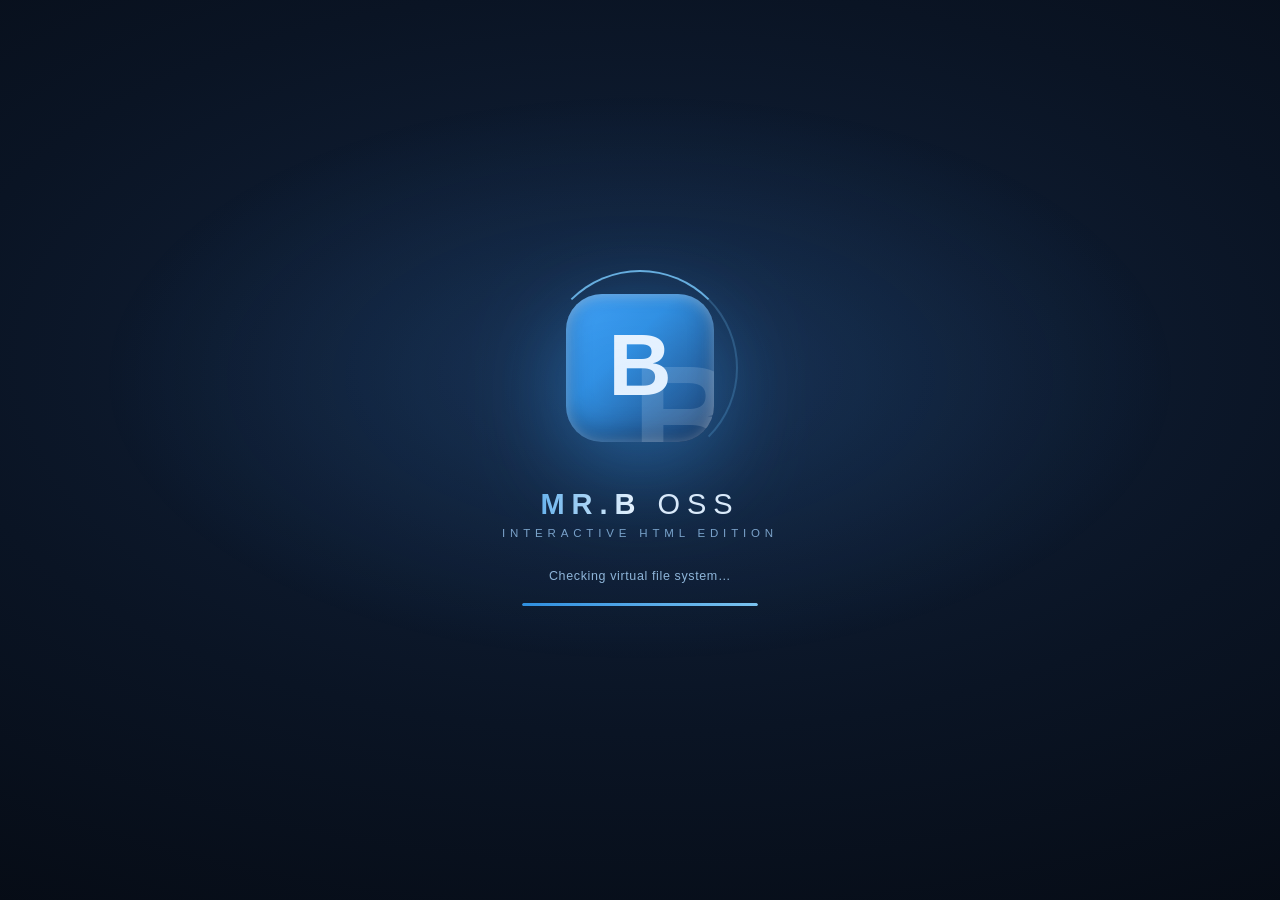
<file: Mr.BOSs.html>
<!DOCTYPE html>
<html lang="en">
<head>
<meta charset="UTF-8">
<meta name="viewport" content="width=device-width,initial-scale=1">
<title>Mr.B OSs</title>
<style>
*{box-sizing:border-box;margin:0;padding:0}
html,body{height:100%;overflow:hidden}
body{font-family:"Segoe UI Variable Text","Segoe UI",sans-serif;font-size:14px;color:var(--txt);background:#000;user-select:none}
input,textarea,[contenteditable]{user-select:text}
:root{--acc:#0067c0;--bg:#f3f3f3;--card:#fff;--card2:#fbfbfb;--txt:#1b1b1b;--txt2:#616161;--stroke:rgba(0,0,0,.09);--surface:rgba(243,243,243,.88);--hover:rgba(0,0,0,.05);--wbg:#fff;--wbg2:#f9f9f9}
body.dark{--bg:#202020;--card:#2b2b2b;--card2:#262626;--txt:#f1f1f1;--txt2:#a8a8a8;--stroke:rgba(255,255,255,.09);--surface:rgba(36,36,36,.88);--hover:rgba(255,255,255,.06);--wbg:#272727;--wbg2:#232323}
body.hc{--acc:#ffff00;--card:#000;--card2:#111;--txt:#fff;--txt2:#ddd;--stroke:#fff;--surface:rgba(0,0,0,.92);--hover:rgba(255,255,255,.18);--wbg:#000;--wbg2:#0a0a0a}
body.rm *{animation:none!important;transition:none!important}
::-webkit-scrollbar{width:12px}::-webkit-scrollbar-thumb{background:rgba(128,128,128,.45);border:3px solid transparent;background-clip:content-box;border-radius:8px}
button{font:inherit;color:inherit;background:none;border:none;cursor:pointer}
.ico{width:20px;height:20px;display:inline-flex;flex:none}.ico svg{width:100%;height:100%}
#screen{position:fixed;inset:0;overflow:hidden}
#wall{position:absolute;inset:0;background-size:cover;background-position:center}
#dicons{position:absolute;inset:8px 8px 60px;display:flex;flex-direction:column;flex-wrap:wrap;align-content:flex-start;gap:2px}
.dico{width:86px;height:92px;border-radius:5px;display:flex;flex-direction:column;align-items:center;justify-content:center;gap:6px;padding-top:6px;cursor:default}
.dico:hover{background:rgba(255,255,255,.12);outline:1px solid rgba(255,255,255,.2)}
.dico.sel{background:rgba(255,255,255,.25);outline:1px solid rgba(255,255,255,.4)}
.dico .ico{width:42px;height:42px}.dico img{width:44px;height:42px;object-fit:cover;border-radius:4px}
.dico span{font-size:12px;color:#fff;text-shadow:0 1px 3px rgba(0,0,0,.8);text-align:center;max-width:82px;max-height:30px;overflow:hidden;line-height:1.2}
#winlayer{position:absolute;inset:0;pointer-events:none}
.win{position:absolute;pointer-events:auto;display:flex;flex-direction:column;background:var(--wbg);border:1px solid var(--stroke);border-radius:8px;box-shadow:0 10px 28px rgba(0,0,0,.22);overflow:hidden;min-width:320px;min-height:220px;animation:wop .16s ease-out}
.win.focused{box-shadow:0 22px 60px rgba(0,0,0,.35)}
@keyframes wop{from{transform:scale(.94);opacity:0}}
.win.closing{transition:.13s;transform:scale(.94);opacity:0}
.win.mn{transition:.18s;transform:scale(.8) translateY(40vh);opacity:0;pointer-events:none}
.win.maxed{border-radius:0;border:none}
.cap{height:36px;display:flex;align-items:center;background:var(--wbg2);border-bottom:1px solid var(--stroke);flex:none}
.cap-ico{width:16px;height:16px;margin:0 8px 0 12px}.cap-ico svg{width:100%;height:100%}
.cap-t{font-size:12px;flex:1;overflow:hidden;white-space:nowrap;text-overflow:ellipsis;padding-right:8px}
.capbtn{width:46px;height:36px;display:flex;align-items:center;justify-content:center}
.capbtn .ico{width:14px;height:14px}
.capbtn:hover{background:var(--hover)}.capbtn.close:hover{background:#c42b1c;color:#fff}
.win-body{flex:1;overflow:hidden;position:relative;display:flex;flex-direction:column;background:var(--wbg)}
.rz-e{position:absolute;right:0;top:0;width:6px;height:100%;cursor:ew-resize;z-index:5}
.rz-s{position:absolute;bottom:0;left:0;height:6px;width:100%;cursor:ns-resize;z-index:5}
.rz-se{position:absolute;right:0;bottom:0;width:12px;height:12px;cursor:nwse-resize;z-index:5}
#snapPrev{position:absolute;background:rgba(255,255,255,.25);backdrop-filter:blur(6px);border:1px solid rgba(255,255,255,.5);border-radius:8px;z-index:40;display:none;pointer-events:none;transition:all .12s}
#taskbar{position:absolute;left:0;right:0;bottom:0;height:48px;background:var(--surface);backdrop-filter:blur(28px) saturate(1.4);border-top:1px solid var(--stroke);display:flex;align-items:center;z-index:60}
#tb-center{position:absolute;left:50%;transform:translateX(-50%);display:flex;align-items:center;gap:4px;height:100%}
.tb-b{width:40px;height:40px;border-radius:5px;display:flex;align-items:center;justify-content:center;position:relative}
.tb-b:hover{background:var(--hover)}.tb-b .ico{width:24px;height:24px}
.tb-b.run::after{content:"";position:absolute;bottom:2px;left:50%;transform:translateX(-50%);width:6px;height:3px;border-radius:3px;background:var(--acc)}
.tb-b.act::after{width:16px}
#tb-search{width:auto;padding:0 12px;gap:8px;height:34px;border-radius:17px;background:var(--card);border:1px solid var(--stroke);color:var(--txt2);font-size:13px}
#tb-tray{margin-left:auto;display:flex;align-items:center;padding-right:8px;height:100%}
.tray-g{display:flex;align-items:center;gap:6px;padding:0 8px;height:38px;border-radius:5px}
.tray-g:hover{background:var(--hover)}.tray-g .ico{width:17px;height:17px}
#tb-clock{flex-direction:column;align-items:flex-end;font-size:12px;line-height:1.25;color:var(--txt)}
.panel{position:absolute;background:var(--surface);backdrop-filter:blur(34px) saturate(1.4);border:1px solid var(--stroke);border-radius:9px;box-shadow:0 18px 50px rgba(0,0,0,.32);z-index:70;display:none;flex-direction:column}
.panel.open{display:flex;animation:pop .16s ease-out}
@keyframes pop{from{transform:translateY(14px);opacity:0}}
#startmenu{width:594px;height:min(660px,calc(100vh - 70px));left:50%;transform:translateX(-50%);bottom:58px;padding:24px 0 0}
#startmenu.open{animation:popU .18s ease-out}
@keyframes popU{from{transform:translateX(-50%) translateY(20px);opacity:0}}
.st-search{margin:0 40px 18px;display:flex;align-items:center;gap:10px;background:var(--card);border:1px solid var(--stroke);border-bottom:2px solid var(--acc);border-radius:16px;padding:7px 14px}
.st-search input{flex:1;border:none;outline:none;background:none;font:inherit;color:var(--txt)}
.st-body{flex:1;overflow-y:auto;padding:0 40px}
.st-lbl{display:flex;justify-content:space-between;align-items:center;margin:4px 0 10px;font-size:13px;font-weight:600}
.st-lbl button{font-size:12px;background:var(--card);border:1px solid var(--stroke);padding:3px 12px;border-radius:4px}
.st-grid{display:grid;grid-template-columns:repeat(6,1fr);margin-bottom:18px}
.st-app{display:flex;flex-direction:column;align-items:center;gap:6px;padding:10px 2px;border-radius:5px}
.st-app:hover{background:var(--hover)}.st-app .ico{width:32px;height:32px}
.st-app span{font-size:11.5px;max-width:80px;overflow:hidden;white-space:nowrap;text-overflow:ellipsis}
.st-all .st-app{flex-direction:row;gap:14px;padding:8px 12px;text-align:left}
.st-all .st-app .ico{width:26px;height:26px}.st-all .st-app span{font-size:13.5px}
.st-rec{display:grid;grid-template-columns:1fr 1fr;gap:2px;margin-bottom:10px}
.st-rc{display:flex;align-items:center;gap:10px;padding:8px 10px;border-radius:5px;text-align:left}
.st-rc:hover{background:var(--hover)}.st-rc .ico{width:28px;height:28px}
.st-rc small{color:var(--txt2)}
.st-foot{height:60px;flex:none;background:var(--hover);border-top:1px solid var(--stroke);display:flex;align-items:center;justify-content:space-between;padding:0 40px;border-radius:0 0 9px 9px}
.st-user{display:flex;align-items:center;gap:10px;padding:6px 12px;border-radius:5px;font-size:13px}.st-user:hover{background:var(--hover)}
.st-pw{width:40px;height:40px;border-radius:5px;display:flex;align-items:center;justify-content:center}.st-pw:hover{background:var(--hover)}
#qspanel{width:340px;right:10px;bottom:58px;padding:16px}
.qs-grid{display:grid;grid-template-columns:1fr 1fr;gap:8px;margin-bottom:14px}
.qs-t{display:flex;align-items:center;gap:10px;background:var(--card);border:1px solid var(--stroke);border-radius:6px;padding:10px 12px;font-size:12.5px}
.qs-t.on{background:var(--acc);color:#fff;border-color:var(--acc)}
.qs-sl{display:flex;align-items:center;gap:12px;margin:10px 0}.qs-sl .ico{width:19px;height:19px}
input[type=range]{-webkit-appearance:none;flex:1;height:4px;border-radius:2px;background:var(--stroke);outline:none}
input[type=range]::-webkit-slider-thumb{-webkit-appearance:none;width:16px;height:16px;border-radius:50%;background:var(--acc);border:3px solid var(--wbg);cursor:pointer}
#calpanel{width:320px;right:10px;bottom:58px;padding:16px}
.cal-d{font-size:24px;font-weight:600;margin:4px 0 12px}
.cal-g{display:grid;grid-template-columns:repeat(7,1fr);gap:2px;text-align:center;font-size:12px}
.cal-g b{color:var(--txt2);font-weight:400;padding:4px 0}
.cal-g span{padding:7px 0;border-radius:50%}.cal-g span.today{background:var(--acc);color:#fff}
#ctxlayer{position:fixed;inset:0;z-index:200;pointer-events:none}
.ctx{position:absolute;min-width:190px;background:var(--surface);backdrop-filter:blur(30px);border:1px solid var(--stroke);border-radius:8px;padding:5px;box-shadow:0 12px 34px rgba(0,0,0,.28);pointer-events:auto;animation:pop .1s}
.ctx-i{display:flex;align-items:center;gap:11px;width:100%;padding:8px 10px;border-radius:5px;font-size:13px;text-align:left}
.ctx-i:hover{background:var(--hover)}.ctx-i .ico{width:16px;height:16px}
.ctx-sep{height:1px;background:var(--stroke);margin:4px 8px}
#modall{position:fixed;inset:0;background:rgba(0,0,0,.35);z-index:300;display:none;align-items:center;justify-content:center}
#modall.open{display:flex}
.modal{width:400px;background:var(--wbg);border:1px solid var(--stroke);border-radius:9px;padding:22px;animation:pop .14s}
.modal h3{font-size:17px;margin-bottom:14px}
.modal input,.modal select{width:100%;border:1px solid var(--stroke);border-bottom:2px solid var(--acc);border-radius:5px;padding:9px 12px;font:inherit;outline:none;background:var(--card);color:var(--txt);margin-bottom:6px}
.m-btns{display:flex;gap:9px;justify-content:flex-end}
.btn{padding:7px 22px;border-radius:5px;border:1px solid var(--stroke);background:var(--card);font-size:13.5px}.btn:hover{background:var(--hover)}
.btn.pri{background:var(--acc);border-color:var(--acc);color:#fff}
.uac{width:440px;background:#1c1c1c;border:1px solid #444;border-radius:9px;overflow:hidden;color:#eee;box-shadow:0 24px 70px rgba(0,0,0,.55);animation:pop .14s}
.uac-h{background:#0b4a8f;display:flex;align-items:center;gap:12px;padding:14px 18px;font-size:15px;font-weight:600;color:#fff}
.uac-b{padding:18px}
.uac-b p{font-size:13.5px;line-height:1.5;margin-bottom:6px}
.uac input,.uac select{width:100%;padding:9px 12px;border-radius:5px;border:1px solid #555;background:#2b2b2b;color:#eee;font:inherit;outline:none;margin-bottom:10px}
.uac .m-btns{margin-top:6px}
#toasts{position:fixed;right:14px;bottom:62px;z-index:250;display:flex;flex-direction:column;gap:8px}
.toast{display:flex;align-items:center;gap:11px;background:var(--surface);backdrop-filter:blur(28px);border:1px solid var(--stroke);border-radius:8px;padding:13px 18px;box-shadow:0 10px 30px rgba(0,0,0,.25);font-size:13px;animation:tin .22s;max-width:340px}
.toast .ico{width:22px;height:22px;color:var(--acc)}
.toast.out{transition:.3s;transform:translateX(30px);opacity:0}
@keyframes tin{from{transform:translateX(40px);opacity:0}}
.tbar{display:flex;align-items:center;gap:4px;padding:6px 10px;border-bottom:1px solid var(--stroke);background:var(--wbg2);flex:none}
.tbar .tb{width:32px;height:32px;border-radius:5px;display:flex;align-items:center;justify-content:center}
.tbar .tb:hover{background:var(--hover)}.tbar .tb .ico{width:17px;height:17px}
.tbar .sep{width:1px;height:22px;background:var(--stroke);margin:0 6px;flex:none}
.tbar select{font-size:12.5px;padding:5px;border:1px solid var(--stroke);border-radius:5px;background:var(--card);color:var(--txt)}
.statusbar{height:26px;flex:none;border-top:1px solid var(--stroke);background:var(--wbg2);display:flex;align-items:center;gap:20px;padding:0 14px;font-size:11.5px;color:var(--txt2)}
.ex-bc{display:flex;align-items:center;gap:2px;min-width:0;overflow:hidden;background:var(--card);border:1px solid var(--stroke);border-radius:5px;padding:4px 10px;margin:4px 10px;flex:1}
.ex-bc button{font-size:12.5px;padding:2px 6px;border-radius:4px;white-space:nowrap}.ex-bc button:hover{background:var(--hover)}
.win-body>*{min-height:0}
.ex-main{flex:1;min-height:0;display:flex;overflow:hidden}
.ex-side{width:170px;flex:none;border-right:1px solid var(--stroke);overflow-y:auto;padding:8px 6px;background:var(--wbg2)}
.ex-si{display:flex;align-items:center;gap:10px;padding:7px 10px;border-radius:5px;font-size:13px;width:100%;text-align:left;position:relative}
.ex-si:hover{background:var(--hover)}.ex-si.on{background:var(--hover)}
.ex-si.on::after{content:"";position:absolute;left:0;top:8px;bottom:8px;width:3px;border-radius:2px;background:var(--acc)}
.ex-si .ico{width:18px;height:18px}
.ex-grid{flex:1;min-height:0;overflow-y:auto;padding:12px;display:flex;flex-wrap:wrap;align-content:flex-start;gap:4px}
.ex-it{width:96px;padding:10px 4px;border-radius:5px;display:flex;flex-direction:column;align-items:center;gap:7px;position:relative}
.ex-it:hover{background:var(--hover)}
.ex-it.sel{background:rgba(0,103,192,.15);outline:1px solid var(--acc)}
.ex-it .ico{width:44px;height:44px}.ex-it img{width:46px;height:38px;object-fit:cover;border-radius:4px}
.ex-it span{font-size:11.5px;text-align:center;word-break:break-word;max-height:29px;overflow:hidden;line-height:1.25}
.ex-it .lkb{position:absolute;top:4px;left:34px;width:14px;height:14px;color:#8a6d00;background:var(--card);border-radius:3px}
.tb.dis{opacity:.35;pointer-events:none}
.ex-side-h{font-size:11px;font-weight:600;color:var(--txt2);text-transform:uppercase;letter-spacing:.04em;padding:10px 10px 4px}
.ex-si small{display:block;font-size:10.5px;color:var(--txt2);font-weight:400;line-height:1.1;margin-top:1px}
.ex-crumb{display:flex;align-items:center;gap:6px;background:var(--card);border:1px solid var(--stroke);border-radius:16px;padding:5px 12px;flex:1;margin:0 8px;min-width:0;overflow:hidden}
.ex-crumb button{font-size:12.5px;padding:2px 6px;border-radius:4px;white-space:nowrap;display:inline-flex;align-items:center;gap:6px}
.ex-crumb button:hover{background:var(--hover)}
.ex-crumb .cs{color:var(--txt2);font-size:11px;flex:none}
.ex-search{display:flex;align-items:center;gap:7px;background:var(--card);border:1px solid var(--stroke);border-radius:15px;padding:5px 11px;width:180px;flex:none;color:var(--txt2)}
.ex-search input{border:none;outline:none;background:none;font:inherit;font-size:12.5px;color:var(--txt);width:100%}
.od-strip{display:flex;align-items:center;gap:12px;margin:0 0 10px;background:linear-gradient(90deg,rgba(3,100,184,.10),rgba(40,168,234,.06));border:1px solid var(--stroke);border-radius:8px;padding:9px 14px;font-size:12.5px;flex-wrap:wrap}
.od-strip .ico{width:26px;height:26px;flex:none}
.ex-grouph{width:100%;margin:8px 0 2px;font-size:13px;font-weight:600;display:flex;align-items:center;gap:8px}
.ex-tiles{width:100%;display:grid;grid-template-columns:repeat(auto-fill,minmax(150px,1fr));gap:6px;margin-bottom:8px}
.ex-tile{padding:12px 10px;border-radius:6px;display:flex;align-items:center;gap:11px;text-align:left}
.ex-tile:hover{background:var(--hover)}
.ex-tile.sel{background:rgba(0,103,192,.15);outline:1px solid var(--acc)}
.ex-tile .ico{width:38px;height:38px;flex:none}
.ex-tile b{display:block;font-size:12.5px;font-weight:400}
.ex-tile small{color:var(--txt2);font-size:11px}
.drive-bar{height:5px;border-radius:3px;background:var(--stroke);margin-top:5px;overflow:hidden}
.drive-bar i{display:block;height:100%;background:var(--acc)}
.ex-drv .cap{position:relative}
.odb{position:absolute;right:8px;bottom:8px;width:16px;height:16px;border-radius:50%;background:var(--card);box-shadow:0 0 0 1px var(--stroke);display:flex;align-items:center;justify-content:center;z-index:2}
.odb svg{width:11px;height:11px}
.odb.cloud svg{width:13px;height:13px;background:none;border-radius:0;box-shadow:none}
.ospin{animation:spin 1.1s linear infinite}
.ex-table{flex:1;min-height:0;overflow-y:auto;padding:4px 8px 12px}
.ex-table table{width:100%;border-collapse:collapse;font-size:12.5px}
.ex-table th{text-align:left;font-weight:400;color:var(--txt2);font-size:11.5px;padding:6px 10px;border-bottom:1px solid var(--stroke);position:sticky;top:0;background:var(--wbg);z-index:1}
.ex-table td{padding:6px 10px;border-bottom:1px solid transparent;white-space:nowrap;overflow:hidden;text-overflow:ellipsis;max-width:340px}
.ex-table tr.row:hover td{background:var(--hover)}
.ex-table tr.row.sel td{background:rgba(0,103,192,.15);outline:1px solid var(--acc)}
.ex-empty{flex:1;display:flex;flex-direction:column;align-items:center;justify-content:center;gap:10px;color:var(--txt2)}
.av{border-radius:50%;display:inline-flex;align-items:center;justify-content:center;color:#fff;font-weight:600;flex:none;text-shadow:0 1px 2px rgba(0,0,0,.3)}
.word-page{flex:1;overflow:auto;background:#e2e2e2;display:flex;justify-content:center;padding:26px 10px}
.word-doc{width:816px;min-height:1056px;background:#fff;box-shadow:0 2px 14px rgba(0,0,0,.15);padding:90px 96px;outline:none;font-family:Calibri,sans-serif;font-size:15px;line-height:1.5;color:#111}
.xl-wrap{flex:1;overflow:auto;position:relative;background:var(--wbg)}
.xl-tab{border-collapse:separate;border-spacing:0;table-layout:fixed}
.xl-tab thead th{top:0;height:24px;background:var(--wbg2);border-right:1px solid var(--stroke);border-bottom:1px solid var(--stroke);font-size:11.5px;font-weight:400;color:var(--txt2);position:sticky;z-index:2}
.xl-tab tbody th{left:0;width:44px;background:var(--wbg2);border-right:1px solid var(--stroke);border-bottom:1px solid var(--stroke);font-size:11.5px;font-weight:400;color:var(--txt2);position:sticky;z-index:2}
.xl-tab thead th:first-child{left:0;z-index:3}
.xl-tab td{width:100px;height:26px;border-right:1px solid var(--stroke);border-bottom:1px solid var(--stroke);padding:0 6px;font-size:12.5px;overflow:hidden;white-space:nowrap;background:var(--wbg);cursor:cell}
.xl-sel{position:absolute;border:2px solid var(--acc);pointer-events:none;z-index:1;width:98px;height:24px}
.xl-fx{display:flex;align-items:center;gap:6px;flex:1;margin:0 4px}
.xl-fx b{font-style:italic;font-weight:400;color:var(--txt2);font-family:Georgia,serif}
.xl-fx input{flex:1;border:1px solid var(--stroke);border-radius:4px;padding:5px 8px;font-size:12.5px;background:var(--card);color:var(--txt);outline:none;min-width:0}
.xl-name{width:90px;text-align:center;border:1px solid var(--stroke);border-radius:4px;padding:5px;font-size:12.5px;background:var(--card);flex:none}
.ppt{flex:1;display:flex;overflow:hidden}
.ppt-rail{width:160px;flex:none;border-right:1px solid var(--stroke);overflow-y:auto;padding:8px;display:flex;flex-direction:column;gap:8px;background:var(--wbg2)}
.ppt-th{border:2px solid transparent;border-radius:5px;padding:3px;position:relative}
.ppt-th.on{border-color:var(--acc)}
.ppt-th .cv{width:100%;aspect-ratio:16/9;border:1px solid var(--stroke);display:flex;flex-direction:column;justify-content:center;padding:8%;gap:5%;overflow:hidden;background:#fff}
.ppt-th .cv h2{font-size:13px;color:#111}.ppt-th .cv p{font-size:8px;color:#333;white-space:pre-wrap;line-height:1.4}
.ppt-th .x{position:absolute;top:-4px;right:-4px;width:20px;height:20px;border-radius:50%;background:var(--acc);color:#fff;font-size:11px;display:none;align-items:center;justify-content:center}
.ppt-th.on .x{display:flex}
.ppt-stage{flex:1;display:flex;align-items:center;justify-content:center;background:var(--wbg2);padding:20px;overflow:auto}
.ppt-slide{width:min(880px,100%);aspect-ratio:16/9;box-shadow:0 6px 24px rgba(0,0,0,.2);display:flex;flex-direction:column;padding:56px 72px;gap:18px;background:#fff;outline:none}
.ppt-slide h1{font-size:34px;outline:none;font-family:Calibri,sans-serif;color:#111}
.ppt-slide div{font-size:17px;line-height:1.5;outline:none;flex:1;font-family:Calibri,sans-serif;color:#222;white-space:pre-wrap}
#present{position:fixed;inset:0;background:#000;z-index:400;display:none;align-items:center;justify-content:center}
#present .pslide{width:min(1100px,92vw);aspect-ratio:16/9;display:flex;flex-direction:column;padding:5% 6%;gap:3%;color:#fff;font-family:Calibri,sans-serif}
#present h1{font-size:44px}#present .pb{font-size:22px;line-height:1.5;white-space:pre-wrap}
#present .pnav{position:absolute;bottom:26px;display:flex;gap:14px}
#present .pnav button{width:44px;height:44px;border-radius:50%;background:rgba(255,255,255,.12);color:#fff}
#present .pnav button:hover{background:rgba(255,255,255,.25)}
.ph-grid{flex:1;overflow-y:auto;padding:14px;display:grid;grid-template-columns:repeat(auto-fill,minmax(150px,1fr));gap:8px;align-content:start}
.ph-it{aspect-ratio:4/3;border-radius:7px;overflow:hidden;position:relative;background:var(--wbg2);outline:1px solid var(--stroke)}
.ph-it img{width:100%;height:100%;object-fit:cover;transition:.18s;cursor:pointer}
.ph-it:hover img{transform:scale(1.05)}
.ph-it span{position:absolute;left:8px;bottom:6px;font-size:11px;color:#fff;text-shadow:0 1px 3px #000}
.ph-view{position:absolute;inset:0;background:#111;z-index:5;display:flex;flex-direction:column}
.ph-vt{height:46px;display:flex;align-items:center;gap:4px;padding:0 10px;color:#eee;flex:none}
.ph-vt .tb{width:34px;height:34px;border-radius:5px;display:flex;align-items:center;justify-content:center}.ph-vt .tb:hover{background:rgba(255,255,255,.12)}
.ph-vt .nm{flex:1;text-align:center;font-size:13px;overflow:hidden}
.ph-c{flex:1;display:flex;align-items:center;justify-content:center;overflow:hidden}
.ph-c img{max-width:92%;max-height:92%;transition:transform .18s}
.mp{flex:1;display:flex;overflow:hidden;background:#161616;color:#eee}
.mp-side{width:240px;flex:none;border-right:1px solid #2a2a2a;padding:14px;overflow-y:auto}
.mp h4{font-size:12px;color:#8b8b8b;text-transform:uppercase;margin:14px 0 8px}
.mp-tr{display:flex;align-items:center;gap:11px;padding:8px 10px;border-radius:6px;width:100%;text-align:left;color:#ccc;font-size:13px}
.mp-tr:hover{background:#222}.mp-tr.on{background:#23424a;color:#7ce5e5}
.mp-main{flex:1;display:flex;flex-direction:column;overflow:hidden}
.mp-viz{flex:1;display:flex;flex-direction:column;align-items:center;justify-content:center;gap:16px;padding:20px;overflow:auto}
.mp-art{width:180px;height:180px;border-radius:10px;box-shadow:0 12px 40px rgba(0,0,0,.5);object-fit:cover}
.sp{flex:1;display:grid;grid-template-rows:1fr auto;grid-template-columns:210px 1fr;overflow:hidden;background:#121212;color:#fff}
.sp-side{background:#000;padding:18px 10px;overflow-y:auto;border-right:1px solid #232323}
.sp-logo{font-size:19px;font-weight:800;padding:0 12px 16px;display:flex;align-items:center;gap:8px}.sp-logo .ico{width:26px;height:26px}
.sp-nv{display:flex;align-items:center;gap:15px;padding:9px 12px;border-radius:6px;color:#b3b3b3;font-weight:600;font-size:14px;width:100%;text-align:left}
.sp-nv:hover{color:#fff}.sp-nv.on{color:#fff}
.sp-main{overflow-y:auto;padding:22px 26px}
.sp-greet{font-size:26px;font-weight:700;margin-bottom:18px}
.sp-cards{display:grid;grid-template-columns:repeat(auto-fill,minmax(150px,1fr));gap:14px;margin-bottom:26px}
.sp-card{background:#181818;border-radius:8px;padding:13px;text-align:left}
.sp-card:hover{background:#282828}
.sp-card img{width:100%;aspect-ratio:1;object-fit:cover;border-radius:5px}
.sp-card b{display:block;font-size:14px;margin:11px 0 3px}
.sp-card span{font-size:12px;color:#a7a7a7}
.sp-plhead{display:flex;align-items:flex-end;gap:22px;padding:12px 0 22px}
.sp-plhead img{width:160px;height:160px;border-radius:8px;box-shadow:0 14px 44px rgba(0,0,0,.55)}
.sp-plhead h1{font-size:32px;font-weight:800;margin-top:8px}
.sp-plhead small{color:#a7a7a7;font-size:13px}
.sp-play{width:54px;height:54px;border-radius:50%;background:#1db954;color:#000;display:flex;align-items:center;justify-content:center;margin-left:auto}
.sp-play:hover{transform:scale(1.05)}
.sp-trh{display:grid;grid-template-columns:34px 1fr 120px 54px;padding:0 14px 8px;color:#a7a7a7;font-size:12px;border-bottom:1px solid #2a2a2a}
.sp-tr{display:grid;grid-template-columns:34px 1fr 120px 54px;align-items:center;padding:7px 14px;border-radius:5px;font-size:13.5px;gap:12px}
.sp-tr:hover{background:#1f1f1f}.sp-tr.on{color:#1db954}
.sp-tr img{width:38px;height:38px;border-radius:4px}
.sp-tr .tt b{display:block;font-size:14px}.sp-tr .tt span{color:#a7a7a7;font-size:12px}
.sp-bar{grid-column:1/3;background:#181818;border-top:1px solid #000;padding:10px 18px;display:grid;grid-template-columns:220px 1fr 170px;align-items:center;gap:14px}
.sp-now{display:flex;align-items:center;gap:12px;min-width:0}
.sp-now img{width:52px;height:52px;border-radius:5px}
.sp-now b{font-size:13.5px;display:block;white-space:nowrap;overflow:hidden;text-overflow:ellipsis}
.sp-now span{font-size:11.5px;color:#a7a7a7}
.sp-ctr{display:flex;flex-direction:column;align-items:center;gap:7px}
.sp-btns{display:flex;align-items:center;gap:17px;color:#b3b3b3}
.sp-btns button:hover{color:#fff}
.sp-btns .pp{width:36px;height:36px;border-radius:50%;background:#fff;color:#000;display:flex;align-items:center;justify-content:center}
.sp-btns .on{color:#1db954}
.sp-seek{display:flex;align-items:center;gap:10px;width:100%;max-width:520px;font-size:11px;color:#a7a7a7}
.sp-seek input{accent-color:#1db954}
.sp-vol{display:flex;align-items:center;gap:10px;color:#b3b3b3}
.sto{flex:1;overflow-y:auto;padding:20px 26px}
.sto-hero{display:flex;gap:22px;align-items:center;background:var(--wbg2);border:1px solid var(--stroke);border-radius:10px;padding:22px;margin-bottom:22px}
.sto-hero .ico{width:84px;height:84px;flex:none}
.sto h2{font-size:20px;margin-bottom:4px}
.sto .rt{color:var(--txt2);font-size:12.5px;margin-top:6px}
.sto .stars{color:var(--acc);font-size:11px}
.sto-row{display:grid;grid-template-columns:repeat(auto-fill,minmax(230px,1fr));gap:12px;margin-bottom:24px}
.sto-c{background:var(--card);border:1px solid var(--stroke);border-radius:8px;padding:14px;display:flex;gap:12px;text-align:left}
.sto-c:hover{background:var(--wbg2)}
.sto-c .ico{width:48px;height:48px;flex:none}
.sto-c b{font-size:13.5px;display:block}.sto-c small{color:var(--txt2);font-size:11.5px;display:block;margin:2px 0 4px}
.getb{margin-left:auto;align-self:center;background:var(--acc);color:#fff;border-radius:4px;padding:5px 16px;font-size:12.5px;position:relative;overflow:hidden;flex:none}
.getb:hover{opacity:.9}
.getb.inst{background:var(--card);border:1px solid var(--stroke);color:var(--txt)}
.getb .fill{position:absolute;left:0;top:0;bottom:0;width:0;background:rgba(255,255,255,.35)}
.set{flex:1;display:flex;overflow:hidden}
.set-side{width:200px;border-right:1px solid var(--stroke);padding:12px 8px;background:var(--wbg2);flex:none;overflow-y:auto}
.set-main{flex:1;overflow-y:auto;padding:22px 28px}
.set-main h1{font-size:24px;margin-bottom:18px;font-weight:600}
.set-main h2{font-size:15px;margin:18px 0 8px;font-weight:600}
.set-card{background:var(--card);border:1px solid var(--stroke);border-radius:7px;padding:14px 18px;margin-bottom:10px;display:flex;align-items:center;gap:14px;font-size:13.5px;flex-wrap:wrap}
.wall-th{width:118px;height:70px;border-radius:6px;background-size:cover;border:2px solid transparent}
.wall-th.on{border-color:var(--acc)}
.acc-d{width:34px;height:34px;border-radius:4px}
.acc-d.on{outline:2px solid var(--txt);outline-offset:2px}
.tgl{width:42px;height:22px;border-radius:11px;background:var(--stroke);position:relative;margin-left:auto;flex:none;border:1px solid var(--txt2)}
.tgl::after{content:"";position:absolute;left:3px;top:3px;width:14px;height:14px;border-radius:50%;background:var(--txt2);transition:.15s}
.tgl.on{background:var(--acc);border-color:var(--acc)}
.tgl.on::after{left:22px;background:#fff}
.cp-cats{display:grid;grid-template-columns:1fr 1fr;gap:10px}
.cp-cat{display:flex;gap:14px;align-items:center;background:var(--card);border:1px solid var(--stroke);border-radius:8px;padding:16px;text-align:left}
.cp-cat:hover{background:var(--wbg2)}
.cp-cat .ico{width:34px;height:34px;color:var(--acc)}
.cp-cat b{display:block;font-size:13.5px}
.cp-cat small{color:var(--txt2);font-size:11.5px}
.perm-t{width:100%;border-collapse:collapse;font-size:13px;margin-top:4px}
.perm-t th,.perm-t td{padding:8px 10px;border-bottom:1px solid var(--stroke);text-align:left}
.perm-t th{color:var(--txt2);font-weight:600;font-size:12px}
.perm-t input{accent-color:var(--acc);width:16px;height:16px}
.tbl{width:100%;border-collapse:collapse;font-size:12.5px}
.tbl th{text-align:left;color:var(--txt2);font-weight:600;font-size:11.5px;padding:6px 10px;border-bottom:1px solid var(--stroke);position:sticky;top:0;background:var(--wbg);z-index:1}
.tbl td{padding:7px 10px;border-bottom:1px solid var(--stroke)}
.tbl tr:hover td{background:var(--hover)}
.np-ta{flex:1;border:none;outline:none;resize:none;padding:12px;font-family:Consolas,monospace;font-size:14px;background:var(--wbg);color:var(--txt);line-height:1.45}
.calc{flex:1;display:flex;flex-direction:column;padding:10px;background:var(--wbg2)}
.calc-d{text-align:right;padding:10px 12px 6px}
.calc-h{font-size:13px;color:var(--txt2);height:18px}.calc-v{font-size:34px;font-weight:600;overflow:hidden}
.calc-g{flex:1;display:grid;grid-template-columns:repeat(4,1fr);gap:5px}
.calc-g button{border-radius:6px;background:var(--card);border:1px solid var(--stroke);font-size:15px}
.calc-g button:hover{background:var(--hover)}
.calc-g .eq{background:var(--acc);color:#fff;border-color:var(--acc)}
.paint-wrap{flex:1;overflow:auto;background:#7c7c7c;display:flex;align-items:flex-start;justify-content:center;padding:12px}
.pal{width:22px;height:22px;border-radius:4px;border:1px solid var(--stroke)}
.pal.on{outline:2px solid var(--acc);outline-offset:1px}
.clk-tabs{display:flex;gap:4px;padding:8px 12px;border-bottom:1px solid var(--stroke);background:var(--wbg2)}
.clk-tab{padding:6px 16px;border-radius:5px;font-size:13px}.clk-tab.on{background:var(--hover);color:var(--acc);font-weight:600}
.clk-body{flex:1;display:flex;flex-direction:column;align-items:center;justify-content:center;gap:16px;overflow:auto}
.clk-big{font-size:52px;font-weight:300;font-variant-numeric:tabular-nums}
.wthr{flex:1;overflow-y:auto;padding:20px}
.wthr-now{display:flex;align-items:center;gap:24px;margin-bottom:20px}
.wthr-t{font-size:56px;font-weight:300}
.wthr-day{display:grid;grid-template-columns:90px 40px 1fr 90px;align-items:center;gap:12px;padding:9px 14px;border-radius:6px;font-size:13.5px}
.wthr-day:hover{background:var(--hover)}
.wthr-bar{height:6px;border-radius:3px;background:var(--stroke);position:relative}
.wthr-bar i{position:absolute;top:0;bottom:0;border-radius:3px;background:var(--acc)}
.mine-grid{display:grid;gap:2px;background:var(--stroke);padding:2px;border-radius:4px}
.mcell{width:28px;height:28px;border-radius:3px;background:var(--card);border:1px solid var(--stroke);display:flex;align-items:center;justify-content:center;font-size:13px;font-weight:700}
.mcell:hover{background:var(--hover)}
.mcell.open{background:var(--wbg2);cursor:default}
.mcell.flag{color:#c42b1c}.mcell.mine{background:#c42b1c;color:#fff}
.sticky-b{flex:1;overflow-y:auto;padding:16px;display:flex;flex-wrap:wrap;gap:14px;align-content:flex-start}
.sticky{width:200px;min-height:170px;border-radius:4px;box-shadow:0 4px 14px rgba(0,0,0,.22);padding:10px;display:flex;flex-direction:column;position:relative}
.sticky textarea{flex:1;background:none;border:none;outline:none;resize:none;font-family:"Segoe Print","Segoe UI",cursive;font-size:13.5px;color:#333;line-height:1.4}
.sticky .sx{position:absolute;top:3px;right:4px;width:24px;height:20px;border-radius:4px;color:rgba(0,0,0,.6);font-size:11px;display:flex;align-items:center;justify-content:center}
.sticky .sx:hover{background:rgba(0,0,0,.1)}
.term{flex:1;display:flex;flex-direction:column;background:#0c0c0c;color:#ccc;font-family:Consolas,monospace;font-size:13px}
.term-out{flex:1;overflow-y:auto;padding:10px 12px;white-space:pre-wrap;line-height:1.45}
.term-in{display:flex;gap:8px;padding:8px 12px;border-top:1px solid #262626}
.term-in span{color:#4cc2ff}
.term-in input{flex:1;background:none;border:none;outline:none;color:#ccc;font:inherit}
#boot{position:fixed;inset:0;z-index:500;display:none;flex-direction:column;align-items:center;justify-content:center;color:#fff;
 background:radial-gradient(120% 90% at 50% 40%,#12233d 0%,#0a1424 46%,#04070d 100%)}
#boot.on{display:flex}
#boot::after{content:"";position:absolute;inset:0;background:radial-gradient(60% 45% at 50% 42%,rgba(64,156,255,.16),transparent 70%);pointer-events:none}
.b-logo{position:relative;width:148px;height:148px;animation:bIn .95s cubic-bezier(.18,.85,.25,1.18) both}
.b-tile{position:relative;width:100%;height:100%;border-radius:36px;display:flex;align-items:center;justify-content:center;overflow:hidden;
 background:linear-gradient(135deg,#41a2f6 0%,#2f8fe0 38%,#17335c 100%);
 font-family:"Segoe UI Variable Display","Segoe UI",sans-serif;font-size:88px;font-weight:800;color:#fff;line-height:1;padding-bottom:6px;
 box-shadow:0 26px 90px rgba(47,143,224,.5),inset 0 2px 14px rgba(255,255,255,.38),inset 0 -8px 24px rgba(6,20,40,.45);
 animation:bGlow 2s ease-in-out .9s infinite alternate,bFloat 2.6s ease-in-out .9s infinite alternate}
.b-tile em{position:absolute;font-style:normal;opacity:.16;font-size:150px;right:-26px;bottom:-52px;font-weight:700;pointer-events:none}
.b-ring{position:absolute;left:50%;top:50%;width:196px;height:196px;margin:-98px 0 0 -98px;border-radius:50%;pointer-events:none;
 border:2px solid transparent;border-top-color:rgba(124,196,239,.9);border-right-color:rgba(124,196,239,.25);animation:spin 1.4s linear infinite}
.b-shine{position:absolute;inset:0;border-radius:36px;overflow:hidden;pointer-events:none}
.b-shine::after{content:"";position:absolute;top:-70%;left:-90%;width:48%;height:240%;transform:rotate(24deg);
 background:linear-gradient(90deg,transparent,rgba(255,255,255,.55),transparent);animation:bShine 2.6s ease-in-out 1.1s infinite}
.b-word{margin-top:46px;font-size:29px;font-weight:300;letter-spacing:.24em;text-transform:uppercase;color:#e8f1fa;
 animation:bTrack 1.5s cubic-bezier(.2,.8,.3,1) .25s both}
.b-word b{font-weight:700;background:linear-gradient(90deg,#6db6ec 0%,#ffffff 50%,#6db6ec 100%);background-size:200% 100%;
 -webkit-background-clip:text;background-clip:text;-webkit-text-fill-color:transparent;animation:bSheen 2.8s linear .8s infinite}
.b-sub{margin-top:6px;font-size:11.5px;letter-spacing:.42em;text-transform:uppercase;color:#7fa3c6;animation:bFade 1s ease .8s both}
.b-status{height:18px;margin-top:30px;font-size:12.5px;letter-spacing:.05em;color:#93b7d8;transition:opacity .22s;animation:bFade .8s ease .6s both}
.b-bar{width:236px;height:3px;border-radius:2px;background:rgba(147,183,216,.16);margin-top:16px;overflow:hidden}
.b-bar i{display:block;height:100%;width:0;border-radius:2px;background:linear-gradient(90deg,#2f8fe0,#7cc4ef);animation:bLoad 3.2s ease-in-out forwards}
.spin{width:34px;height:34px;border-radius:50%;border:3px solid rgba(255,255,255,.15);border-top-color:#fff;animation:spin 1s linear infinite}
@keyframes spin{to{transform:rotate(360deg)}}
@keyframes bIn{from{transform:scale(.25) rotate(-14deg);opacity:0}60%{filter:brightness(1.5)}}
@keyframes bFloat{to{transform:translateY(-7px)}}
@keyframes bGlow{from{box-shadow:0 26px 90px rgba(47,143,224,.42),inset 0 2px 14px rgba(255,255,255,.38),inset 0 -8px 24px rgba(6,20,40,.45)}
 to{box-shadow:0 34px 120px rgba(84,176,255,.72),inset 0 2px 16px rgba(255,255,255,.55),inset 0 -8px 24px rgba(6,20,40,.45)}}
@keyframes bShine{0%{left:-90%}55%,100%{left:135%}}
@keyframes bTrack{from{letter-spacing:.62em;opacity:0;transform:translateY(6px)}to{letter-spacing:.24em;opacity:1;transform:none}}
@keyframes bSheen{to{background-position:200% 0}}
@keyframes bFade{from{opacity:0}}
@keyframes bLoad{0%{width:0}58%{width:74%}100%{width:100%}}
#lock{position:fixed;inset:0;z-index:450;display:none;align-items:center;justify-content:center;cursor:pointer}
#lock .lw{position:absolute;inset:0;background-size:cover;filter:blur(12px) brightness(.7);transform:scale(1.05)}
#lock .lc{position:relative;text-align:center;color:#fff;text-shadow:0 2px 12px rgba(0,0,0,.5)}
#lock .lt{font-size:92px;font-weight:600;line-height:1}
#lock .ld{font-size:24px;margin-top:8px}
#lock .lh{font-size:13px;margin-top:60px;opacity:.85}
#login{position:fixed;inset:0;z-index:460;display:none;align-items:center;justify-content:center}
#login .lw{position:absolute;inset:0;background-size:cover;filter:blur(14px) brightness(.5);transform:scale(1.05)}
.lg-body{position:relative;z-index:1;display:flex;flex-direction:column;align-items:center;gap:26px;color:#fff;max-width:700px;padding:20px}
.lg-list{display:flex;gap:16px;flex-wrap:wrap;justify-content:center}
.lg-user{display:flex;flex-direction:column;align-items:center;gap:10px;padding:18px 24px;border-radius:8px;color:#fff}
.lg-user:hover{background:rgba(255,255,255,.12)}
.lg-form{display:flex;flex-direction:column;align-items:center;gap:8px}
.lg-form>div{display:flex;gap:8px}
.lg-in{padding:9px 14px;border-radius:6px;border:1px solid rgba(255,255,255,.5);background:rgba(0,0,0,.4);color:#fff;font:inherit;outline:none;width:230px;text-align:center}
.lg-go{width:40px;height:40px;border-radius:50%;background:rgba(255,255,255,.15);color:#fff;display:flex;align-items:center;justify-content:center}
.lg-go:hover{background:rgba(255,255,255,.3)}
.lg-err{color:#ff9a9a;font-size:12px;min-height:16px}
.lg-pw{position:absolute;bottom:26px;right:28px;z-index:1;width:44px;height:44px;border-radius:50%;color:#fff}
.lg-pw:hover{background:rgba(255,255,255,.15)}
#poweroff{position:fixed;inset:0;background:#000;z-index:600;display:none;flex-direction:column;align-items:center;justify-content:center;gap:26px;color:#9a9a9a}
#poweroff button{border:1px solid #444;color:#ddd;padding:9px 30px;border-radius:5px}
.hidden{display:none!important}
.rt-inp{padding:7px 10px;border:1px solid #c6cfdb;border-radius:5px;font:inherit;background:#fff;color:#1c2b3a;outline:none}
.rt-inp:focus{border-color:#17335c}
.daychip{width:30px;height:30px;border-radius:50%;border:1px solid #c6cfdb;background:#fff;font-size:12px;font-weight:600;color:#5a6b80;cursor:pointer}
.daychip.on{background:#17335c;border-color:#17335c;color:#fff}
.nas-chip{display:inline-block;background:rgba(255,255,255,.16);border-radius:9px;padding:2px 9px;font-size:11.5px;margin-right:5px;color:#eaf2fa}
.nb-bar{height:8px;border-radius:4px;background:rgba(255,255,255,.18);overflow:hidden;margin-top:8px}
.nb-fill{height:100%;background:#58c1ff;width:0;transition:width .15s}
.dsm-btn{background:rgba(255,255,255,.14);border:1px solid rgba(255,255,255,.22);color:#fff;border-radius:6px;padding:6px 14px;font-size:12.5px;cursor:pointer}
.dsm-btn:hover{background:rgba(255,255,255,.24)}
.dsm-btn.pri{background:#2f8fe0;border-color:#2f8fe0}
.bk-nav{border:none;background:transparent;border-radius:6px;width:34px;height:34px;display:flex;align-items:center;justify-content:center;color:#3a4a5e;cursor:pointer;flex:none}
.bk-nav:hover{background:rgba(90,110,140,.14)}
.bk-nav:disabled{opacity:.32;cursor:default}
.bk-nav:disabled:hover{background:transparent}
.bk-urlbox{flex:1;display:flex;align-items:center;gap:8px;background:#eceff5;border:1px solid transparent;border-radius:17px;padding:7px 14px;margin:0 6px}
.bk-urlbox:focus-within{background:#fff;border-color:#2f8fe0}
.bk-url{flex:1;min-width:60px;border:none;outline:none;background:transparent;font:inherit;font-size:13px;color:#1c2b3a}
.bk-tabbar{display:flex;align-items:flex-end;padding:6px 10px 0;background:#dde4ee}
.bk-tab{display:flex;align-items:center;gap:8px;width:240px;padding:7px 12px;border-radius:9px 9px 0 0;background:#f7f9fc;font-size:12.5px;color:#1c2b3a}
.bk-x{border:none;background:transparent;border-radius:50%;width:22px;height:22px;display:flex;align-items:center;justify-content:center;color:#5a6b80;cursor:pointer;flex:none}
.bk-x:hover{background:rgba(90,110,140,.2)}
.bk-load{position:absolute;left:0;top:0;height:3px;background:#2f8fe0;animation:bkload .38s ease-out forwards;z-index:5}
@keyframes bkload{0%{width:0}55%{width:70%}100%{width:100%}}
</style>
</head>
<body>
<div id="screen">
 <div id="wall"></div><div id="dicons"></div><div id="winlayer"></div><div id="snapPrev"></div>
 <div id="taskbar"><div id="tb-center"></div><div id="tb-tray">
  <button class="tray-g" id="tray-qs"></button>
  <button class="tray-g" id="tb-clock"><span id="clk-t"></span><span id="clk-d"></span></button>
 </div></div>
 <div id="startmenu" class="panel"></div>
 <div id="qspanel" class="panel"></div>
 <div id="calpanel" class="panel"></div>
</div>
<div id="toasts"></div><div id="ctxlayer"></div><div id="modall"></div>
<div id="present"></div>
<div id="lock"><div class="lw"></div><div class="lc"><div class="lt"></div><div class="ld"></div><div class="lh">Click anywhere to sign in</div></div></div>
<div id="login"><div class="lw"></div><div class="lg-body"></div><button class="lg-pw" id="lg-power"></button></div>
<div id="boot"></div><div id="poweroff"></div>

<script>
/* ==================== PART 1 OF 2 — OS CORE ==================== */

/* ---------- utils ---------- */
const $=s=>document.querySelector(s),$$=s=>[...document.querySelectorAll(s)];
const esc=s=>String(s).replace(/[&<>"]/g,c=>({'&':'&amp;','<':'&lt;','>':'&gt;','"':'&quot;'}[c]));
function el(tag,attrs={},...kids){const e=document.createElement(tag);for(const k in attrs){const v=attrs[k];
 if(k==='class')e.className=v;else if(k==='html')e.innerHTML=v;else if(k==='text')e.textContent=v;
 else if(k.startsWith('on'))e.addEventListener(k.slice(2),v);else e.setAttribute(k,v);}
 kids.flat(9).forEach(k=>k!=null&&e.append(k.nodeType?k:document.createTextNode(k)));return e;}
function rng(a){return function(){a|=0;a=a+0x6D2B79F5|0;let t=Math.imul(a^a>>>15,1|a);t=t+Math.imul(t^t>>>7,61|t)^t;return((t^t>>>14)>>>0)/4294967296}}
const fmtT=s=>{s=Math.max(0,s|0);return Math.floor(s/60)+':'+String(s%60).padStart(2,'0')};
const hashS=s=>{let h=0;for(let i=0;i<s.length;i++)h=(Math.imul(h,31)+s.charCodeAt(i))|0;return Math.abs(h)};
function macFor(s){let h=hashS('mac'+s),o=[];for(let i=0;i<6;i++){h=Math.imul(h^h>>>13,0x5bd1e995)|0;o.push(((h>>>16)&255).toString(16).padStart(2,'0'))}return o.join(':').toUpperCase()}
const DEF_ROUTER={ssid:'NPGHS-Wireless',pass:'students2026',band:'5GHz',chan:'Auto',wifiOn:true,guest:false,
 wanMode:'pppoe',dnsMode:'auto',dns1:'1.1.1.1',dns2:'8.8.8.8',adminUser:'admin',adminPass:'admin',
 lanIp:'192.168.0.1',dhcpOn:true,dhcpStart:'192.168.0.50',dhcpEnd:'192.168.0.250',dhcpLease:86400,
 fw:'3.0.0.4.388_22504',sched:[],logs:[],
 clients:[{n:'THIS-PC',type:'pc',ip:'192.168.0.42',mac:macFor('this-pc'),stat:true},
  {n:'NAS24',type:'nas',ip:'192.168.0.10',mac:macFor('nas24'),stat:true},
  {n:'Galaxy-S21',type:'phone',ip:'192.168.0.63',mac:macFor('galaxy')},
  {n:'Living-Room-TV',type:'tv',ip:'192.168.0.77',mac:macFor('lgtv')},
  {n:'iPad-Kids',type:'tablet',ip:'192.168.0.88',mac:macFor('ipad')}]}
const DEF_NAS={name:'NAS24',ntp:true,notify:true,volTotalKB:4398000000,baseUsedKB:195000000,
 act:[{t:null,m:'DSM initialized — volume 1 healthy'}],
 tasks:[{id:'nt1',name:'Documents sync',folders:['Documents'],sched:'daily',realtime:true,last:0,lastCount:0,lastKB:0,history:[],running:false,sig:null},
        {id:'nt2',name:'Photo vault',folders:['Pictures'],sched:'weekly',realtime:false,last:0,lastCount:0,lastKB:0,history:[],running:false,sig:null}]};

/* ---------- icons ---------- */
const S=p=>`<svg viewBox="0 0 24 24" fill="none" stroke="currentColor" stroke-width="1.7" stroke-linecap="round" stroke-linejoin="round">${p}</svg>`;
const IC={
search:S('<circle cx="11" cy="11" r="7"/><path d="M20.5 20.5L16 16"/>'),
back:S('<path d="M15 18l-6-6 6-6"/>'),fwd:S('<path d="M9 6l6 6-6 6"/>'),up:S('<path d="M12 19V5M5 12l7-7 7 7"/>'),
refresh:S('<path d="M20 12a8 8 0 1 1-2.3-5.7"/><path d="M20 4v5h-5"/>'),
close:S('<path d="M6 6l12 12M18 6L6 18"/>'),min:S('<path d="M5 12h14"/>'),
max:S('<rect x="5" y="5" width="14" height="14" rx="2"/>'),
restore:S('<rect x="4" y="8" width="12" height="12" rx="2"/><path d="M8 8V6a2 2 0 0 1 2-2h8a2 2 0 0 1 2 2v8a2 2 0 0 1-2 2h-2"/>'),
plus:S('<path d="M12 5v14M5 12h14"/>'),chevD:S('<path d="M6 9l6 6 6-6"/>'),
wifi:S('<path d="M5 12.5a10 10 0 0 1 14 0M8.5 16a5 5 0 0 1 7 0"/><circle cx="12" cy="19" r="1.3" fill="currentColor" stroke="none"/>'),
vol:S('<path d="M11 5L6 9H3v6h3l5 4z"/><path d="M15.5 8.5a5 5 0 0 1 0 7M18.5 5.5a9 9 0 0 1 0 13"/>'),
power:S('<path d="M12 3v8M6.2 6.2a8 8 0 1 0 11.6 0"/>'),
user:S('<circle cx="12" cy="8" r="4"/><path d="M4 21c1.5-4 5-5.5 8-5.5s6.5 1.5 8 5.5"/>'),
trash:S('<path d="M3 6h18M8 6V4a1 1 0 0 1 1-1h6a1 1 0 0 1 1 1v2M19 6l-1 14a2 2 0 0 1-2 2H8a2 2 0 0 1-2-2L5 6"/>'),
folderplus:S('<path d="M3 7a2 2 0 0 1 2-2h4l2 2h8a2 2 0 0 1 2 2v9a2 2 0 0 1-2 2H5a2 2 0 0 1-2-2z"/><path d="M12 11v5M9.5 13.5h5"/>'),
play:S('<path d="M7 4.5v15l12-7.5z" fill="currentColor" stroke="none"/>'),
pause:S('<path d="M7 5h3.4v14H7zM13.6 5H17v14h-3.4z" fill="currentColor" stroke="none"/>'),
next:S('<path d="M5 5v14l9-7z" fill="currentColor" stroke="none"/><rect x="16.6" y="5" width="2.4" height="14" rx="1" fill="currentColor" stroke="none"/>'),
prev:S('<path d="M19 5v14l-9-7z" fill="currentColor" stroke="none"/><rect x="5" y="5" width="2.4" height="14" rx="1" fill="currentColor" stroke="none"/>'),
shuffle:S('<path d="M16 3h5v5M4 20L21 3M21 16v5h-5M15 15l6 6M4 4l5 5"/>'),
repeat:S('<path d="M17 2l4 4-4 4"/><path d="M3 11v-1a4 4 0 0 1 4-4h14M7 22l-4-4 4-4"/><path d="M21 13v1a4 4 0 0 1-4 4H3"/>'),
heart:S('<path d="M12 21C7 16.5 3 13.2 3 9a5 5 0 0 1 9-3 5 5 0 0 1 9 3c0 4.2-4 7.5-9 12z"/>'),
heartf:S('<path d="M12 21C7 16.5 3 13.2 3 9a5 5 0 0 1 9-3 5 5 0 0 1 9 3c0 4.2-4 7.5-9 12z" fill="currentColor"/>'),
home:S('<path d="M3 11l9-8 9 8"/><path d="M5 10v10h5v-6h4v6h5V10"/>'),
check:S('<path d="M4 12l5 5L20 6"/>'),
star:S('<path d="M12 3l2.7 5.7 6.3.8-4.6 4.3 1.2 6.2L12 17l-5.6 3 1.2-6.2L3 9.5l6.3-.8z" fill="currentColor" stroke="none"/>'),
save:S('<path d="M19 21H5a2 2 0 0 1-2-2V5a2 2 0 0 1 2-2h11l5 5v11a2 2 0 0 1-2 2z"/><path d="M17 21v-8H7v8M7 3v5h8"/>'),
moon:S('<path d="M20 14A8 8 0 1 1 10 4a7 7 0 0 0 10 10z"/>'),
sun:S('<circle cx="12" cy="12" r="4"/><path d="M12 2v2M12 20v2M2 12h2M20 12h2M4.9 4.9l1.4 1.4M17.7 17.7l1.4 1.4M19.1 4.9l-1.4 1.4M6.3 17.7l-1.4 1.4"/>'),
editI:S('<path d="M12 20h9"/><path d="M16.5 3.5a2.1 2.1 0 0 1 3 3L7 19l-4 1 1-4z"/>'),
bt:S('<path d="M7 7l10 10-5 4V3l5 4L7 17"/>'),plane:S('<path d="M12 2l2 8 8 3.5-8 1L12 22l-2-7.5-8-1L10 10z"/>'),
alignL:S('<path d="M4 6h16M4 12h10M4 18h14"/>'),alignC:S('<path d="M4 6h16M7 12h10M5 18h14"/>'),alignR:S('<path d="M4 6h16M10 12h10M6 18h14"/>'),alignJ:S('<path d="M4 6h16M4 12h16M4 18h16"/>'),
ulI:S('<path d="M9 6h11M9 12h11M9 18h11"/><circle cx="4.5" cy="6" r="1.2" fill="currentColor" stroke="none"/><circle cx="4.5" cy="12" r="1.2" fill="currentColor" stroke="none"/><circle cx="4.5" cy="18" r="1.2" fill="currentColor" stroke="none"/>'),
olI:S('<path d="M9 6h11M9 12h11M9 18h11"/>'),
zoomin:S('<circle cx="11" cy="11" r="7"/><path d="M20.5 20.5L16 16M11 8.5v5M8.5 11h5"/>'),zoomout:S('<circle cx="11" cy="11" r="7"/><path d="M20.5 20.5L16 16M8.5 11h5"/>'),
rotI:S('<path d="M21 12a9 9 0 1 1-2.6-6.4"/><path d="M21 3v6h-6"/>'),
bell:S('<path d="M6 9a6 6 0 0 1 12 0c0 5 2 6 2 6H4s2-1 2-6M10 20a2.2 2.2 0 0 0 4 0"/>'),
rainI:S('<path d="M17.5 16a4.5 4.5 0 0 0 .4-9A7 7 0 0 0 4.3 9.5 3.9 3.9 0 0 0 6 16z"/><path d="M8 19v2M12 20v2M16 19v2"/>'),
snowI:S('<path d="M17.5 16a4.5 4.5 0 0 0 .4-9A7 7 0 0 0 4.3 9.5 3.9 3.9 0 0 0 6 16z"/><path d="M8 19h.01M12 21h.01M16 19h.01M10 22h.01M14 17h.01"/>'),
cloudI:S('<path d="M17.5 19a4.5 4.5 0 0 0 .4-9A7 7 0 0 0 4.3 12.5 3.9 3.9 0 0 0 6 19z"/>'),
partly:S('<circle cx="8" cy="8" r="3.4"/><path d="M17.5 18a4.5 4.5 0 0 0 .4-9A7 7 0 0 0 6 9.3"/><path d="M6 9.5A3.9 3.9 0 0 0 6.5 18"/>'),
stormI:S('<path d="M17.5 15a4.5 4.5 0 0 0 .4-9A7 7 0 0 0 4.3 8.5 3.9 3.9 0 0 0 6 15z"/><path d="M13 14l-2.5 4h3L11 22"/>'),
flagI:S('<path d="M6 21V4c4-2.2 8 2.2 12 0v11c-4 2.2-8-2.2-12 0"/>'),
termI:S('<rect x="3" y="4.5" width="18" height="15" rx="2"/><path d="M7 9.5l3 3-3 3M12.5 15.5H17"/>'),
bat:S('<rect x="2" y="7" width="17" height="10" rx="2.5"/><path d="M22 10.5v3"/>'),
lock:S('<rect x="5" y="11" width="14" height="9" rx="2"/><path d="M8 11V7a4 4 0 0 1 8 0v4"/>'),
monitor:S('<rect x="3" y="4" width="18" height="12" rx="2"/><path d="M8 20h8M12 16v4"/>'),
gear:S('<circle cx="12" cy="12" r="3"/><path d="M12 2v3M12 19v3M2 12h3M19 12h3M4.9 4.9l2.1 2.1M17 17l2.1 2.1M19.1 4.9L17 7M7 17l-2.1 2.1"/>'),
};
const winLogo='<svg viewBox="0 0 24 24"><defs><linearGradient id="mrbg" x1="0" y1="0" x2="1" y2="1"><stop offset="0" stop-color="#2f8fe0"/><stop offset="1" stop-color="#17335c"/></linearGradient></defs><rect width="24" height="24" rx="6" fill="url(#mrbg)"/><text x="12" y="17.2" font-family="Segoe UI,sans-serif" font-size="14.5" font-weight="700" fill="#fff" text-anchor="middle">B</text></svg>';
const tile=(bg,inner)=>`<svg viewBox="0 0 32 32"><rect width="32" height="32" rx="7" fill="${bg}"/>${inner}</svg>`;
const L=(t,x=16,y=22.5,s=17)=>`<text x="${x}" y="${y}" font-family="Segoe UI,sans-serif" font-size="${s}" font-weight="700" fill="#fff" text-anchor="middle">${t}</text>`;
const AI={
win:winLogo,
word:tile('#185ABD',L('W')),excel:tile('#107C41',L('X')),powerpoint:tile('#C43E1C',L('P')),
store:tile('#0f5fae','<path d="M10 12v-2a6 6 0 0 1 12 0v2" stroke="#fff" stroke-width="2" fill="none"/><path d="M7.5 12h17l-1.4 13.4a2 2 0 0 1-2 1.8H10.9a2 2 0 0 1-2-1.8z" fill="#fff"/><g fill="#0f5fae"><rect x="13" y="16" width="2.6" height="2.6"/><rect x="16.6" y="16" width="2.6" height="2.6"/><rect x="13" y="19.6" width="2.6" height="2.6"/><rect x="16.6" y="19.6" width="2.6" height="2.6"/></g>'),
photos:tile('#0b1622','<path d="M5 22l6.5-9 4.5 5.5 3-4L26 22z" fill="#4cc2ff"/><circle cx="11.5" cy="9" r="2.6" fill="#ffd75e"/>'),
mediaplayer:tile('#032f38','<path d="M11.5 9.5l11 6.5-11 6.5z" fill="#2fd6d6"/>'),
spotify:'<svg viewBox="0 0 32 32"><circle cx="16" cy="16" r="15" fill="#1DB954"/><g stroke="#121212" stroke-width="2.2" fill="none" stroke-linecap="round"><path d="M9.2 12.6c4.6-1.2 9.8-.7 13.7 1.3"/><path d="M9.9 16.8c3.7-.9 7.9-.5 11.1 1"/><path d="M10.6 20.8c2.9-.6 6-.3 8.5.8"/></g></svg>',
settings:tile('#4a4a4a','<circle cx="16" cy="16" r="4" fill="none" stroke="#fff" stroke-width="2.4"/><path d="M16 4l1 3.4 3.4-1 1 3.3 3.4 1.1-1.8 2.9 1.8 2.9-3.4 1.1-1 3.3-3.4-1-1 3.4-1-3.4-3.4 1-1-3.3-3.4-1.1 1.8-2.9-1.8-2.9 3.4-1.1 1-3.3 3.4 1z" fill="#fff"/>'),
controlpanel:tile('#4a5a6a','<rect x="7" y="7" width="18" height="4" rx="2" fill="#fff"/><rect x="7" y="14" width="18" height="4" rx="2" fill="#fff"/><rect x="7" y="21" width="18" height="4" rx="2" fill="#fff"/><circle cx="11" cy="9" r="2.3" fill="#4a5a6a"/><circle cx="20" cy="16" r="2.3" fill="#4a5a6a"/><circle cx="13" cy="23" r="2.3" fill="#4a5a6a"/>'),
taskmgr:tile('#1e6b4f','<path d="M5 23h22" stroke="#7ce677" stroke-width="2"/><path d="M8 23v-8M13 23V9M18 23v-9M23 23V12" stroke="#7ce677" stroke-width="2.6" stroke-linecap="round"/>'),
eventvwr:tile('#3a3a5a','<rect x="7" y="7.5" width="18" height="3" rx="1.5" fill="#8fb3ff"/><rect x="7" y="14.5" width="13" height="3" rx="1.5" fill="#8fb3ff"/><rect x="7" y="21.5" width="16" height="3" rx="1.5" fill="#8fb3ff"/>'),
props:tile('#5a3a8a','<path d="M16 5l8 3v6c0 5-3.5 8.5-8 11-4.5-2.5-8-6-8-11V8z" fill="#fff"/><path d="M12 16l3 3 5.5-5.5" stroke="#5a3a8a" stroke-width="2.4" fill="none" stroke-linecap="round" stroke-linejoin="round"/>'),
 security:tile('#166f9e','<path d="M16 5l8 3v6c0 5-3.5 8.5-8 11-4.5-2.5-8-6-8-11V8z" fill="#fff"/><path d="M11.6 16.3l3 3.2 6-6.8" stroke="#166f9e" stroke-width="2.3" fill="none" stroke-linecap="round" stroke-linejoin="round"/>'),
 hardware:tile('#6b3fa0','<rect x="9" y="9" width="14" height="14" rx="2.5" fill="#fff"/><g stroke="#6b3fa0" stroke-width="1.7"><path d="M9 13H4.6M9 16.5H4.6M9 20H4.6M23 13h4.4M23 16.5h4.4M23 20h4.4M13 9V4.6M16.5 9V4.6M20 9V4.6M13 23v4.4M16.5 23v4.4M20 23v4.4"/></g><rect x="13.2" y="13.2" width="5.6" height="5.6" rx="1.4" fill="#6b3fa0"/>'),
explorer:'<svg viewBox="0 0 32 32"><path fill="#f8ad18" d="M3 7a2 2 0 0 1 2-2h7l3 3.5h12a2 2 0 0 1 2 2V11H3z"/><path fill="#ffd75e" d="M3 9.5h26a1.6 1.6 0 0 1 1.6 1.8l-1.4 12.6A2.4 2.4 0 0 1 26.8 26H5.2a2.4 2.4 0 0 1-2.4-2.1L1.4 11.3A1.6 1.6 0 0 1 3 9.5z"/></svg>',
notepad:'<svg viewBox="0 0 32 32"><path d="M7 3h13l5 5v21H7z" fill="#fff" stroke="#c9c9c9"/><path d="M20 3l5 5h-5z" fill="#d5dde3"/><g stroke="#4a7bd0" stroke-width="1.8"><path d="M11 13h10M11 17h10M11 21h7"/></g><path d="M7 3h13v5H7z" fill="#3a76d8"/></svg>',
calculator:tile('#2d2d2d','<rect x="9" y="6" width="14" height="6.5" rx="1.4" fill="#9fd0ff"/><g fill="#6d6d6d"><rect x="9" y="14.5" width="3.4" height="3.2" rx=".8"/><rect x="14.3" y="14.5" width="3.4" height="3.2" rx=".8"/><rect x="19.6" y="14.5" width="3.4" height="3.2" rx=".8"/><rect x="9" y="19.4" width="3.4" height="3.2" rx=".8"/><rect x="14.3" y="19.4" width="3.4" height="3.2" rx=".8"/><rect x="19.6" y="19.4" width="3.4" height="3.2" rx=".8"/></g>'),
paint:'<svg viewBox="0 0 32 32"><path d="M16 4C9.3 4 4 9 4 15.4 4 21.9 9 27 15 27c2.1 0 3.2-1.2 3.2-2.7 0-1.5-1.3-2.4-1.3-3.9 0-1.4 1.1-2.5 2.8-2.5h3c3.3 0 5.3-2.4 5.3-5.5C28 7.6 22.6 4 16 4z" fill="#f2f2f2" stroke="#d3d3d3"/><circle cx="10.5" cy="10.5" r="2" fill="#e74c3c"/><circle cx="16.5" cy="8" r="2" fill="#f1c40f"/><circle cx="22" cy="10.5" r="2" fill="#27ae60"/><circle cx="9.5" cy="16.5" r="2" fill="#2980b9"/></svg>',
clock:'<svg viewBox="0 0 32 32"><circle cx="16" cy="16" r="13" fill="#fff" stroke="#4a4a4a" stroke-width="1.6"/><path d="M16 8.5V16l5.5 3.2" stroke="#2b2b2b" stroke-width="2.2" fill="none" stroke-linecap="round"/></svg>',
weather:'<svg viewBox="0 0 32 32"><circle cx="12" cy="12" r="7" fill="#ffc83d"/><path d="M14 27a5.5 5.5 0 0 1 .2-11A8 8 0 0 1 29 18.5a4.3 4.3 0 0 1-1 8.5z" fill="#fff" stroke="#8ab4d8" stroke-width="1.4"/></svg>',
minesweeper:'<svg viewBox="0 0 32 32"><circle cx="14" cy="18" r="9.5" fill="#26292e"/><circle cx="11" cy="15" r="2.6" fill="#4a4f57"/><path d="M20.5 11.5L24 8" stroke="#5a5f66" stroke-width="2.4" stroke-linecap="round"/><path d="M23 4l.9 1.9 1.9.9-1.9.9-.9 1.9-.9-1.9-1.9-.9 1.9-.9z" fill="#f5a623"/></svg>',
snake:'<svg viewBox="0 0 32 32"><rect width="32" height="32" rx="7" fill="#0d2117"/><path d="M9 10h9a3.2 3.2 0 0 1 0 6.4h-5a3.2 3.2 0 0 0 0 6.4H23" stroke="#39d353" stroke-width="4.2" fill="none" stroke-linecap="round"/><circle cx="25" cy="10" r="2.4" fill="#ff5f56"/></svg>',
stickynotes:'<svg viewBox="0 0 32 32"><rect x="5" y="4" width="22" height="24" rx="2" fill="#ffe066"/><path d="M19 28v-9h8z" fill="#e8b923"/></svg>',
terminal:tile('#0c0c0c','<path d="M8 11l5 5-5 5" stroke="#4cc2ff" stroke-width="2.4" fill="none" stroke-linecap="round" stroke-linejoin="round"/><path d="M15.5 21H24" stroke="#fff" stroke-width="2.4" stroke-linecap="round"/>'),
recycle:'<svg viewBox="0 0 32 32"><path d="M9.5 11h13l-1.3 14.6a2.5 2.5 0 0 1-2.5 2.3h-5.4a2.5 2.5 0 0 1-2.5-2.3z" fill="#8fb3c7"/><rect x="7" y="7.5" width="18" height="3.2" rx="1.6" fill="#6e93a8"/><rect x="13" y="4.5" width="6" height="3" rx="1.2" fill="#6e93a8"/><path d="M13 14.5l-1.6 9M16 14.5v9M19 14.5l1.6 9" stroke="#6e93a8" stroke-width="1.4"/></svg>',
pc:'<svg viewBox="0 0 32 32"><rect x="4" y="5" width="24" height="16" rx="2" fill="#3b6ea5"/><rect x="6.5" y="7.5" width="19" height="11" fill="#bfe0ff"/><path d="M11 24h10l1.4 3.5H9.6z" fill="#5a6470"/></svg>',
router:tile('#123a66','<g fill="none" stroke="#fff" stroke-width="2"><path d="M10 17v-4M22 17v-4"/><rect x="5" y="17" width="22" height="8" rx="2"/><circle cx="22" cy="21" r="1.3" fill="#fff" stroke="none"/><circle cx="25.5" cy="21" r="1.3" fill="#fff" stroke="none"/></g><g fill="none" stroke="#7cc4ef" stroke-width="2"><path d="M12 10a5.6 5.6 0 0 1 8 0"/><path d="M9.5 7a9.5 9.5 0 0 1 13 0"/></g>'),
 nas:tile('#0d47a1','<g fill="#fff"><rect x="7" y="5" width="18" height="6" rx="1.5"/><rect x="7" y="13" width="18" height="6" rx="1.5"/><rect x="7" y="21" width="18" height="6" rx="1.5"/></g><g fill="#0d47a1"><circle cx="10.5" cy="8" r="1.3"/><circle cx="10.5" cy="16" r="1.3"/><circle cx="10.5" cy="24" r="1.3"/></g><g fill="#7cc4ef"><circle cx="21.5" cy="8" r="1.2"/><circle cx="21.5" cy="16" r="1.2"/><circle cx="21.5" cy="24" r="1.2"/></g>'),
 edge:'<svg viewBox="0 0 32 32"><defs><linearGradient id="egx" x1="0" y1="1" x2="1" y2="0"><stop offset="0" stop-color="#0b6a8f"/><stop offset=".55" stop-color="#1598a8"/><stop offset="1" stop-color="#3ad0b2"/></linearGradient></defs><circle cx="16" cy="16" r="14" fill="url(#egx)"/><path d="M9.5 17.8h13.2A6.9 6.9 0 1 0 20.4 24" stroke="#fff" stroke-width="2.6" fill="none" stroke-linecap="round"/></svg>',
};
const fileIcon=(color,letter)=>`<svg viewBox="0 0 32 32"><path d="M7 3h13l5 5v21H7z" fill="#fff" stroke="#cfcfcf"/><path d="M20 3l5 5h-5z" fill="#dfe6ec"/><path d="M7 3h6v7H7z" fill="${color}"/><text x="10" y="9.4" font-family="Segoe UI,sans-serif" font-size="7.5" font-weight="700" fill="#fff" text-anchor="middle">${letter}</text></svg>`;
AI.fword=fileIcon('#185ABD','W');AI.fxls=fileIcon('#107C41','X');AI.fppt=fileIcon('#C43E1C','P');
AI.ftxt='<svg viewBox="0 0 32 32"><path d="M7 3h13l5 5v21H7z" fill="#fff" stroke="#cfcfcf"/><path d="M20 3l5 5h-5z" fill="#dfe6ec"/><g stroke="#9aa4ad" stroke-width="1.7"><path d="M11 13h10M11 17h10M11 21h6"/></g></svg>';
AI.fimg='<svg viewBox="0 0 32 32"><path d="M7 3h13l5 5v21H7z" fill="#fff" stroke="#cfcfcf"/><path d="M20 3l5 5h-5z" fill="#dfe6ec"/><path d="M10 23l4-5.5 3 3.5 2-2.5 4 4.5z" fill="#5aa8e0"/><circle cx="13" cy="13.5" r="1.7" fill="#f1c40f"/></svg>';
AI.fmusic=fileIcon('#7a4dd8','M');
AI.printer='<svg viewBox="0 0 32 32"><rect x="7" y="3.5" width="18" height="7" rx="1.5" fill="#fff" stroke="#6b7a8a"/><rect x="3.5" y="11" width="25" height="9" rx="2" fill="#fff" stroke="#6b7a8a"/><path d="M8.5 15.5h15a1.6 1.6 0 0 1 1.6 1.6V26H6.9V17.1a1.6 1.6 0 0 1 1.6-1.6z" fill="#fff" stroke="#6b7a8a"/><path d="M25.5 14.5h3" stroke="#6b7a8a" stroke-width="2" stroke-linecap="round"/><rect x="12" y="20.5" width="8" height="3" fill="#3b82c4"/><circle cx="24.5" cy="14.5" r="1.1" fill="#3b82c4"/></svg>';
AI.fshared='<svg viewBox="0 0 32 32"><path fill="#f8ad18" d="M3 7a2 2 0 0 1 2-2h7l3 3.5h12a2 2 0 0 1 2 2V11H3z"/><path fill="#ffd75e" d="M3 9.5h26a1.6 1.6 0 0 1 1.6 1.8l-1.4 12.6A2.4 2.4 0 0 1 26.8 26H5.2a2.4 2.4 0 0 1-2.4-2.1L1.4 11.3A1.6 1.6 0 0 1 3 9.5z"/><g fill="#2b6cb0"><circle cx="16" cy="18" r="3.4"/><circle cx="23.2" cy="18" r="2.6"/></g><path d="M10.5 19.5a3.4 3.4 0 0 1 1-2.4 5.5 5.5 0 0 1 3.1-1.4 6 6 0 0 0 1.2 3.8z" fill="#2b6cb0"/></svg>';

/* ---------- music: synth engine ---------- */
const SCALES={minor:[0,2,3,5,7,8,10],major:[0,2,4,5,7,9,11],dorian:[0,2,3,5,7,9,10]};
const TRACKS=[
{id:'t1',title:'Neon Wake',art:'The Fluent',alb:'Boot Sequence',bpm:92,root:57,scale:'minor',style:'chill',seed:11,bars:36,prog:[[0,3,7],[8,12,15],[3,7,10],[10,14,17]]},
{id:'t2',title:'Taskbar Groove',art:'Circuit Waves',alb:'Centered',bpm:110,root:60,scale:'major',style:'groove',seed:23,bars:44,prog:[[0,4,7],[7,11,14],[9,12,16],[5,9,12]]},
{id:'t3',title:'Mica Dreams',art:'Aero Glass',alb:'Transparency',bpm:74,root:55,scale:'dorian',style:'ambient',seed:31,bars:28,prog:[[0,3,7],[5,9,12],[10,14,17],[7,10,14]]},
{id:'t4',title:'Defrag My Heart',art:'Bad Sectors',alb:'Chkdsk /L',bpm:98,root:53,scale:'minor',style:'chill',seed:47,bars:40,prog:[[0,3,7],[5,8,12],[3,7,10],[10,14,17]]},
{id:'t5',title:'Blue Screen Lullaby',art:'Kernel Panic',alb:'Stop Code',bpm:70,root:62,scale:'major',style:'ambient',seed:5,bars:28,prog:[[0,4,7],[9,12,16],[5,9,12],[7,11,14]]},
{id:'t6',title:'Ctrl Alt Delight',art:'The Fluent',alb:'Boot Sequence',bpm:122,root:58,scale:'minor',style:'groove',seed:59,bars:48,prog:[[0,3,7],[10,14,17],[8,12,15],[7,10,14]]},
{id:'t7',title:'Lo-Fi RAM',art:'Aero Glass',alb:'16 Megabytes',bpm:82,root:50,scale:'dorian',style:'chill',seed:67,bars:36,prog:[[0,3,7],[3,7,10],[5,9,12],[10,14,17]]},
{id:'t8',title:'Recycle Bin Blues',art:'Bad Sectors',alb:'Chkdsk /L',bpm:86,root:55,scale:'minor',style:'chill',seed:73,bars:36,prog:[[0,3,7],[8,12,15],[7,10,14],[5,8,12]]},
{id:'t9',title:'Solid State',art:'Circuit Waves',alb:'Centered',bpm:104,root:64,scale:'major',style:'groove',seed:89,bars:44,prog:[[0,4,7],[5,9,12],[9,12,16],[7,11,14]]},
{id:'t10',title:'Kernel Panic (Chill Mix)',art:'Kernel Panic',alb:'Stop Code',bpm:78,root:57,scale:'minor',style:'ambient',seed:97,bars:28,prog:[[0,3,7],[5,8,12],[3,7,10],[8,12,15]]}];
TRACKS.forEach(t=>t.dur=t.bars*4*60/t.bpm);
const PLAYLISTS=[
{id:'pl1',name:"Today's Top Synths",desc:'Fresh circuits, all synthesizer',ids:['t1','t2','t6','t9','t8','t4']},
{id:'pl2',name:'Lo-Fi RAM',desc:'Beats to defrag to',ids:['t7','t3','t8','t4']},
{id:'pl3',name:'Boot Sector Beats',desc:'Grooves for fast startup',ids:['t2','t6','t9','t1']},
{id:'pl4',name:'Deep Focus Kernel',desc:'Ambient, zero interrupts',ids:['t3','t5','t10']},
{id:'pl5',name:'Stop Code Sessions',desc:'Blue screens, warm synths',ids:['t5','t10','t3','t7']},
{id:'pl6',name:'Late Night Compile',desc:'For the long builds',ids:['t8','t7','t4','t10','t5']}];
const byId=id=>TRACKS.find(t=>t.id===id);
const _art={};
function trArt(tr){if(_art[tr.id])return _art[tr.id];
 const c=document.createElement('canvas');c.width=c.height=240;const x=c.getContext('2d');
 const h=hashS(tr.id)%360,R=rng(hashS(tr.id));
 x.fillStyle='#181818';x.fillRect(0,0,240,240);
 for(let i=0;i<3;i++){x.fillStyle=`hsla(${(h+i*36)%360},55%,52%,.4)`;x.beginPath();x.arc(50+R()*160,50+R()*160,28+R()*58,0,7);x.fill();}
 x.strokeStyle=`hsla(${h},70%,65%,.9)`;x.lineWidth=5;x.beginPath();x.arc(120,120,62+R()*16,R()*3,R()*3+4.6);x.stroke();
 x.fillStyle='rgba(255,255,255,.85)';x.font='700 15px Segoe UI,sans-serif';x.textAlign='center';
 x.fillText(tr.title.length>18?tr.title.slice(0,17)+'…':tr.title,120,224);
 return _art[tr.id]=c.toDataURL();}
const Synth={ctx:null,master:null,ana:null,noise:null,track:null,playing:false,pos:0,t0:0,nextBar:0,timer:null,vol:.8,_subs:new Set(),
ensure(){if(this.ctx)return;const C=window.AudioContext||window.webkitAudioContext;this.ctx=new C();
 this.master=this.ctx.createGain();this.master.gain.value=this.vol;
 this.ana=this.ctx.createAnalyser();this.ana.fftSize=256;
 this.master.connect(this.ana);this.ana.connect(this.ctx.destination);
 const len=this.ctx.sampleRate*.5,b=this.ctx.createBuffer(1,len,this.ctx.sampleRate),d=b.getChannelData(0);
 for(let i=0;i<len;i++)d[i]=Math.random()*2-1;this.noise=b;},
setVol(v){this.vol=v;if(this.master)this.master.gain.value=v;},
midi(m){return 440*Math.pow(2,(m-69)/12)},
note(fr,t,dur,type,g){const c=this.ctx,o=c.createOscillator(),v=c.createGain(),f=c.createBiquadFilter();
 o.type=type;o.frequency.value=fr;f.type='lowpass';f.frequency.value=Math.min(fr*6,8500);
 v.gain.setValueAtTime(0,t);v.gain.linearRampToValueAtTime(g,t+.02);v.gain.setTargetAtTime(0,t+dur,.11);
 o.connect(f);f.connect(v);v.connect(this.master);o.start(t);o.stop(t+dur+1);},
hit(t,dur,g,fq,type){const c=this.ctx,s=c.createBufferSource();s.buffer=this.noise;
 const v=c.createGain(),f=c.createBiquadFilter();f.type=type;f.frequency.value=fq;
 v.gain.setValueAtTime(g,t);v.gain.exponentialRampToValueAtTime(.001,t+dur);
 s.connect(f);f.connect(v);v.connect(this.master);s.start(t);s.stop(t+dur+.05);},
kick(t){const c=this.ctx,o=c.createOscillator(),v=c.createGain();o.type='sine';
 o.frequency.setValueAtTime(150,t);o.frequency.exponentialRampToValueAtTime(44,t+.12);
 v.gain.setValueAtTime(.8,t);v.gain.exponentialRampToValueAtTime(.001,t+.25);
 o.connect(v);v.connect(this.master);o.start(t);o.stop(t+.3);},
load(tr){const w=this.playing;if(w)this.pause();this.track=tr;this.pos=0;this.emit();},
time(){return this.playing?Math.min(this.dur(),this.pos+(this.ctx.currentTime-this.t0)):this.pos},
dur(){return this.track?this.track.dur:0},
play(){if(!this.track||this.playing)return;this.ensure();this.ctx.resume();
 this.playing=true;const barLen=240/this.track.bpm;
 this.t0=this.ctx.currentTime-this.pos;
 this.nextBar=this.t0+Math.ceil((this.ctx.currentTime-this.t0+.06)/barLen)*barLen;
 this.timer=setInterval(()=>this.tick(),90);this.emit();},
pause(){if(!this.playing)return;this.pos=this.time();this.playing=false;clearInterval(this.timer);this.emit();},
seek(t){const w=this.playing;if(w)this.pause();this.pos=Math.max(0,Math.min(this.dur()-.01,t));if(w)this.play();else this.emit();},
tick(){const barLen=240/this.track.bpm,ct=this.ctx.currentTime;
 while(this.nextBar<ct+.45){this.schedBar(Math.round((this.nextBar-this.t0)/barLen),this.nextBar);this.nextBar+=barLen;}
 if(this.time()>=this.dur()-.02){this.pause();this.pos=this.dur();if(Player.list.length)onTrackEnd();}
 this.emit();},
schedBar(bar,t){const tr=this.track,spb=60/tr.bpm,bl=spb*4,sc=SCALES[tr.scale],chord=tr.prog[bar%tr.prog.length];
 chord.forEach(sm=>{const f=this.midi(tr.root+sm);this.note(f,t,bl*.96,'sawtooth',.035);this.note(f*1.006,t,bl*.96,'sawtooth',.03);this.note(f/2,t,bl,'triangle',.05);});
 for(let b=0;b<4;b++){const sm=chord[b===3?chord.length-1:0];
  this.note(this.midi(tr.root+sm-24),t+b*spb,spb*.92,'triangle',.26);this.note(this.midi(tr.root+sm-12),t+b*spb,spb*.85,'square',.05);}
 if(tr.style!=='ambient'){this.kick(t);this.kick(t+2*spb);if(tr.style==='groove')this.kick(t+3.5*spb);
  this.hit(t+spb,.16,.2,1800,'bandpass');this.hit(t+3*spb,.16,.2,1800,'bandpass');
  for(let i=0;i<8;i++)this.hit(t+i*spb/2,.045,i%2?.05:.1,7500,'highpass');}
 const R=rng(tr.seed+bar*7919);let deg=7;
 for(let i=0;i<8;i++){if(R()<.36)continue;
  deg=Math.max(0,Math.min(sc.length*2-1,deg+Math.floor(R()*5)-2));
  const oct=Math.floor(deg/sc.length)*12,semi=sc[deg%sc.length]+oct;
  this.note(this.midi(tr.root+12+semi),t+i*spb/2,spb*(R()<.28?.95:.42),tr.style==='ambient'?'sine':'square',.065);}},
listen(fn){this._subs.add(fn);return()=>this._subs.delete(fn)},
emit(){const st={track:this.track,playing:this.playing,time:this.time(),dur:this.dur()};this._subs.forEach(f=>{try{f(st)}catch(e){}})}};
const Player={list:[],i:0};
function playTracks(list,i){Player.list=list;Player.i=i;const t=list[i];if(t){Synth.load(t);Synth.play();}}
function nextTrack(dir=1){const L=Player.list;if(!L.length)return;
 if(state.sp.repeat===2&&dir===1){Synth.seek(0);Synth.play();return;}
 let i;
 if(state.sp.shuffle&&L.length>1){do{i=Math.floor(Math.random()*L.length)}while(i===Player.i)}
 else i=(Player.i+dir+L.length)%L.length;
 if(dir===1&&state.sp.repeat===0&&!state.sp.shuffle&&Player.i===L.length-1){Synth.pause();Synth.seek(0);return;}
 Player.i=i;Synth.load(L[i]);Synth.play();}
function onTrackEnd(){if(state.sp.repeat===0&&!state.sp.shuffle&&Player.i===Player.list.length-1)return;nextTrack(1);}
function beep(f=880,times=1){Synth.ensure();Synth.ctx.resume();for(let i=0;i<times;i++)Synth.note(f,Synth.ctx.currentTime+i*.4,.25,'sine',.3)}

/* ---------- state (with users / session / events / policy) ---------- */
let state;
function mkOD(){return{t:'d',children:{'What is OneDrive.txt':{t:'f',kind:'txt',od:'ok',content:'Everything in this folder is synced to Mr.B Cloud.\n\nStatus icons:\n- Green tick = synced\n- Blue arrows = syncing right now\n- Cloud = online-only (downloads when opened)\n\nTry it: copy a file in here from Explorer,\nwatch the tray cloud icon go yellow, then green.'},
 'Holiday photo.jpg':{t:'f',kind:'img',od:'cloud',src:'https://picsum.photos/seed/odsky42/1200/800.jpg'},
 'Project notes.docx':{t:'f',kind:'doc',od:'ok',content:'<h2 style="color:#0364B8">Synced anywhere</h2><p>This document lives in <b>OneDrive</b>. Edits upload automatically once you finish typing.</p>'}}}};
function defState(){
 const pics=['Blossom','Fjord','Dunes','Alley','Aurora','Coastline','Forest','Harbor','Summit','Lavender'];
 const Pictures={};pics.forEach((n,i)=>Pictures[n+'.jpg']={t:'f',kind:'img',src:`https://picsum.photos/seed/win11${i}/1200/800.jpg`});
 const Music={};TRACKS.forEach(t=>Music[t.title+'.wavg']={t:'f',kind:'track',tid:t.id});
 const Drivers={t:'d',children:{'printer_v2.inf':{t:'f',kind:'txt',content:'[PrinterDriver]\nModel=Universal Printer X1\nVendor=Mr.B Devices\nDriverVersion=2.0.0\nSupportedOS=Mr.B OSs\nReleaseDate=2025-01-12'}}};
 const adminFs={Desktop:{'Readme.txt':{t:'f',kind:'txt',content:'Welcome to Mr.B OSs.\n\nEverything runs locally:\n- Multiple user accounts with passwords\n- File permissions (right-click > Properties)\n- Control Panel with admin tools\n- Install apps from the Microsoft Store\n- OneDrive sync (cloud icon in the tray)\n- Router admin & NAS backup at 192.168.0.1 / 192.168.0.10\n\nFile Explorer now works like the real thing:\nThis PC, New folder, cut/copy/paste, Details view.\n\nRight-click any folder for more:\n- Properties > Security tab: Read / Write / Modify / Full Control per user\n- Properties > Sharing tab: share over the network (\\\\MRB-PC\\name)\n- Give access to opens sharing directly\n\nSign in as Guest to see permission denials and UAC prompts in action.'}},
  OneDrive:mkOD(),
  Documents:{
   'Welcome.docx':{t:'f',kind:'doc',content:'<h2 style="color:#185ABD">Welcome to Word</h2><p>This document lives in a <b>virtual file system</b>. Edit it with the toolbar, hit <b>Save</b>, and it goes back into <i>Documents</i> — visible in File Explorer.</p><ul><li>Bold, italic, underline, strikethrough</li><li>Fonts, colors, alignment, lists</li><li>Excel has real formulas: =SUM(B2:B5)</li></ul>'},
   'Budget.xlsx':{t:'f',kind:'xls',content:[['Category','Planned','Actual','Difference'],['Rent',1200,1200,'=C2-B2'],['Groceries',380,445,'=C3-B3'],['Transport',90,72,'=C4-B4'],['Fun',150,210,'=C5-B5'],['Total','=SUM(B2:B5)','=SUM(C2:C5)','=SUM(D2:D5)']]},
   'Team-Plan.txt':{t:'f',kind:'txt',content:'Team plan — everyone can read this,\nbut only the administrator can edit it.\n\nRight-click me in File Explorer and choose Properties\nto see my permissions.',acl:{owner:'u1',r:['all'],w:['u1']}},
   'Admin-Notes.txt':{t:'f',kind:'txt',content:'Restricted: only the administrator account can read this file.\nSign in as Guest and try opening me — you will get a UAC prompt.',acl:{owner:'u1',r:['u1'],w:['u1']}}},
  Pictures,Music,Downloads:{Drivers:Drivers},Videos:{}};
 const guestFs={Desktop:{'Hello.txt':{t:'f',kind:'txt',content:'Welcome, Guest!\n\nThis is your own desktop — files you create here\nare only visible to you, not the administrator.\n\nTry creating a new text document.'}},
  OneDrive:{},
  Documents:{},Downloads:{Drivers:Drivers},Music:{},Pictures:{},Videos:{}};
 return{settings:{user:'User',theme:'light',accent:'#0067c0',wall:'bloom',vol:.8,bright:1,
  uac:true,clock24:false,tz:null,everyoneWrite:true,reduceMotion:false,hc:false},
 users:[{id:'u1',name:'User',admin:true,pass:'',color:'#0067c0'},
        {id:'u2',name:'Guest',admin:false,pass:'',color:'#e3008c'}],
 session:{uid:'u1',since:Date.now()},
 events:[],
 installed:{},recent:{},bin:[],
 notes:[{id:1,text:'Welcome to Sticky Notes!\nClick + to add more.',color:'#ffe066'}],
  sp:{likes:[],shuffle:false,repeat:0},snakeHi:0,
  router:JSON.parse(JSON.stringify(DEF_ROUTER)),nas:JSON.parse(JSON.stringify(DEF_NAS)),
  firewall:{enabled:true,rules:[
   {id:'fw-edge',name:'Microsoft Edge',type:'App',status:'allowed'},
   {id:'fw-spotify',name:'Spotify',type:'App',status:'allowed'},
   {id:'fw-bt',name:'BitTorrent Client',type:'App',status:'allowed'},
   {id:'fw-zoom',name:'Zoom Video',type:'App',status:'allowed'}]},
  hw:{printer:false},
  fs:{u1:adminFs,u2:guestFs}};}
let saveTO=null,quotaWarned=false;
function save(){clearTimeout(saveTO);saveTO=setTimeout(()=>{try{localStorage.setItem('win11web',JSON.stringify(state))}
 catch(e){if(!quotaWarned){quotaWarned=true;toast('Storage full — some changes may not persist')}}},400)}
function loadState(){
 try{const s=localStorage.getItem('win11web');if(s)state=JSON.parse(s)}catch(e){}
 if(!state||!state.fs)state=defState();
 const d=defState();
 if(!state.users||!state.users.length)state.users=d.users;
 if(!state.session||!state.users.find(u=>u.id===state.session.uid))state.session={uid:state.users[0].id,since:Date.now()};
 if(!state.events)state.events=[];
 if(!state.settings)state.settings=d.settings;
 for(const k in d.settings)if(state.settings[k]===undefined)state.settings[k]=d.settings[k];
 normFS();}
function normFS(){
 var isFlat=!state.fs[state.users[0].id]&&(state.fs.Desktop||state.fs.Documents||state.fs.OneDrive);
 if(isFlat){
  const old=state.fs;
  state.fs={};
  const ownerId=(state.users.find(u=>u.admin)||state.users[0]).id;
  state.users.forEach(u=>{state.fs[u.id]={}});
  const prof=state.fs[ownerId];
  ['Desktop','Documents','Downloads','Music','Pictures','Videos'].forEach(r=>{
   if(old[r]){const v=old[r];prof[r]={t:'d',children:v&&v.children?v.children:v}}});
  if(old.OneDrive){const od=old.OneDrive;prof.OneDrive={t:'d',children:od&&od.children?od.children:od};}}
 state.fs=state.fs||{};
 state.users.forEach(u=>{if(!state.fs[u.id])state.fs[u.id]={};
  const p=state.fs[u.id];
  ['Desktop','Documents','Downloads','Music','Pictures','Videos','OneDrive'].forEach(r=>{
   const v=p[r];
   if(v&&v.t!=='d')p[r]={t:'d',children:v};
   else if(!v)p[r]={t:'d',children:{}};
   if(!p[r].children)p[r].children={};});});
 if(!state.recent||Array.isArray(state.recent)){const arr=state.recent||[];state.recent={};
  state.recent[state.session.uid||state.users[0].id]=arr;}
 state.users.forEach(u=>{if(!state.recent[u.id])state.recent[u.id]=[]});
 if(!state.bin)state.bin=[];
 }
loadState();

/* ---------- runtime services (not persisted) ---------- */
const SVCS=[
 {id:'audio',name:'Mr.B Audio',desc:'WebAudio synthesizer and playback engine',on:true},
 {id:'search',name:'Mr.B Search',desc:'Start menu search indexing',on:true},
 {id:'themes',name:'Themes',desc:'Desktop wallpaper and accent colors',on:true},
 {id:'spooler',name:'Print Spooler',desc:'Print queuing (no printers installed)',on:true},
 {id:'time',name:'Mr.B Time',desc:'Clock synchronization',on:true}];
const svcOn=id=>{const s=SVCS.find(x=>x.id===id);return s&&s.on};

/* ---------- firewall rules ---------- */
const fwState=()=>state.firewall||(state.firewall={enabled:true,rules:[]});
const fwRule=name=>(fwState().rules||[]).find(r=>r.name===name);
const fwBlocked=name=>!(!fwState().enabled||!fwRule(name))&&fwRule(name).status==='blocked';

/* ---------- users / security core ---------- */
function curUser(){return state.users.find(u=>u.id===state.session.uid)||state.users[0]}
let elevated=false;
function isAdmin(){return elevated||!!curUser().admin}
function logEvent(type,msg){state.events.unshift({t:Date.now(),type:type,msg:msg});
 if(state.events.length>400)state.events.length=400;save();}
function avatar(u,size){return el('span',{class:'av',style:`width:${size}px;height:${size}px;background:${u.color};font-size:${Math.round(size*.42)}px`,text:(u.name[0]||'?').toUpperCase()})}
function canRead(node){return aclHas(node,'r')}
function canWrite(node){return aclHas(node,'w')}
function canModify(node){return aclHas(node,'m')}
function aclHas(node,cap,uid){if(isAdmin())return true;const a=node&&node.acl;if(!a)return true;
 const id=uid||curUser().id;if(a.owner===id)return true;
 const hi=['f','m','w','r'],i=hi.indexOf(cap),d=a.d;
 if(d&&hi.slice(0,i+1).some(c=>(d[c]||[]).indexOf('all')>=0||(d[c]||[]).indexOf(id)>=0))return false;
 const order=['r','w','m','f'],j=order.indexOf(cap);
 return order.slice(j).some(c=>(a[c]||[]).indexOf('all')>=0||(a[c]||[]).indexOf(id)>=0);}
function capLevel(acl,uid){const order=['f','m','w','r'];
 let dlv=-1;
 if(acl&&acl.d){for(let i=0;i<4;i++)if((acl.d[order[i]]||[]).indexOf(uid)>=0){dlv=i;break;}}
 for(let i=0;i<4;i++)if((acl[order[i]]||[]).indexOf('all')>=0||(acl[order[i]]||[]).indexOf(uid)>=0)
  return dlv>=0&&dlv<=i?null:order[i];
 return null;}
function denied(node,cap,uid){const a=node&&node.acl;if(!a||isAdmin())return false;
 const id=uid||curUser().id;if(a.owner===id)return false;
 const hi=['f','m','w','r'],i=hi.indexOf(cap),d=a.d;
 return !!(d&&hi.slice(0,i+1).some(c=>(d[c]||[]).indexOf('all')>=0||(d[c]||[]).indexOf(id)>=0));}
function effNodeACL(path){for(let i=(path||[]).length-1;i>=0;i--){const n=fsNode(path.slice(0,i));if(n&&n.acl)return n.acl}return null}
function guardWriteFile(path,ok){const d=fsNode(path.slice(0,-1));const f=d&&d.children[path[path.length-1]];
 if(!f)return ok();
 const eff={t:'f',acl:f.acl||effNodeACL(path)};
 if(canWrite(eff))return ok();
 if(denied(eff,'w'))return toast('Can\'t save — write permission is denied for your account',IC.lock);
 toast(canRead(eff)?'This file is read-only for your account — changes can\'t be saved':'You don\'t have permission to save this file',IC.lock);}

/* ---------- wallpapers ---------- */
function wallSVG(id){
 const petal=(rot,sc,fill,op)=>`<path d='M0,-40 C55,-140 45,-330 0,-430 C-45,-330 -55,-140 0,-40 Z' transform='rotate(${rot}) scale(${sc})' fill='${fill}' opacity='${op}'/>`;
 let g,inner;
 if(id==='bloom'){g=`<radialGradient id='g' cx='50%' cy='46%' r='70%'><stop offset='0' stop-color='#12365e'/><stop offset='1' stop-color='#050d1a'/></radialGradient>`;
  inner=`<rect width='1920' height='1080' fill='#071527'/><rect width='1920' height='1080' fill='url(#g)'/><g transform='translate(960,560)' filter='url(#b)'>${[0,60,120,180,240,300].map(a=>petal(a,1,'#2e5fa3',.5)).join('')}${[30,90,150,210,270,330].map(a=>petal(a,.62,'#6fb7e8',.35)).join('')}<circle r='70' fill='#9fd8f0' opacity='.5'/></g>`;}
 else if(id==='bloomlight'){g=`<radialGradient id='g' cx='50%' cy='46%' r='70%'><stop offset='0' stop-color='#dce9f8'/><stop offset='1' stop-color='#f7fafd'/></radialGradient>`;
  inner=`<rect width='1920' height='1080' fill='#eef3fa'/><rect width='1920' height='1080' fill='url(#g)'/><g transform='translate(960,560)' filter='url(#b)'>${[0,60,120,180,240,300].map(a=>petal(a,1,'#9dc2e8',.45)).join('')}${[30,90,150,210,270,330].map(a=>petal(a,.62,'#5a92d4',.35)).join('')}<circle r='70' fill='#3f76c2' opacity='.3'/></g>`;}
 else if(id==='flow'){inner=`<rect width='1920' height='1080' fill='#0b0f1a'/><g fill='none' stroke-linecap='round'><path d='M-100,900 C400,700 700,980 1200,760 S1900,640 2050,420' stroke='#1d5d9e' stroke-width='130' opacity='.5'/><path d='M-100,780 C450,560 760,860 1260,620 S1950,500 2050,260' stroke='#2a86cf' stroke-width='70' opacity='.5'/><path d='M-100,1000 C380,830 720,1060 1180,860 S1880,760 2050,560' stroke='#54b6e8' stroke-width='36' opacity='.45'/><path d='M-100,680 C500,440 800,740 1300,500 S1980,380 2050,120' stroke='#7fd0e8' stroke-width='14' opacity='.4'/></g>`;}
 else{inner=`<rect width='1920' height='1080' fill='#101319'/><g stroke='#242b3a' fill='none'>${Array.from({length:12},(_,i)=>`<circle cx='${960+i*30}' cy='${540-i*18}' r='${140+i*58}'/>`).join('')}</g><circle cx='960' cy='540' r='90' fill='#2a86cf' opacity='.8'/>`;}
 return `<svg xmlns='http://www.w3.org/2000/svg' viewBox='0 0 1920 1080'><defs><filter id='b' x='-60%' y='-60%' width='220%' height='220%'><feGaussianBlur stdDeviation='7'/></filter>${g||''}</defs>${inner}</svg>`;}
const wallURL=id=>`url("data:image/svg+xml,${encodeURIComponent(wallSVG(id))}")`;
const WALLS=['bloom','bloomlight','flow','dark'];

/* ---------- virtual file system ---------- */
const FSL=new Set();const ROOTS=['Desktop','Documents','Downloads','Music','Pictures','Videos'];
const EX_PC='\uE000PC',EX_C='\uE000C';
function fsRoot(){return state.fs[curUser().id]||(state.fs[curUser().id]={})}
function fsShareRoot(owner){return state.fs[owner]||(state.fs[owner]={})}
function fsNode(path){
 if(path&&path[0]==='Shared'&&path[1]){let n={t:'d',children:fsShareRoot(path[1])};
  for(let i=2;i<path.length;i++){const p=path[i];if(!n.children||!n.children[p])return null;n=n.children[p];if(n.t!=='d')return null;}
  return n;}
 let n={t:'d',children:fsRoot()};for(const p of path){if(!n.children||!n.children[p])return null;n=n.children[p];if(n.t!=='d')return null;}return n;}
function fsAdd(path,name,node,cb){
 const d=fsNode(path);if(!d)return null;
 if(!(isAdmin()||canWrite(d))){
  elevate('Create "'+name+'" in '+(path.join(' › ')||'This PC'),()=>fsAdd(path,name,node,cb));
  return null;}
 let nm=name,k=1;
 while(d.children[nm]){const m=name.match(/(\.[^.]*)?$/);nm=name.slice(0,m.index)+' - '+k+(m[0]||'');k++;}
 if(!state.settings.everyoneWrite&&!node.acl)node.acl={owner:curUser().id,r:['all'],w:[curUser().id]};
 d.children[nm]=node;fsChanged();cb&&cb(nm);return nm;}
function fsDelete(path,name,cb,silent){
  const d=fsNode(path);if(!d||!d.children[name])return false;
  if(!(isAdmin()||(canModify(d)&&canModify(d.children[name])))){
   elevate('Delete "'+name+'"',()=>fsDelete(path,name,cb));return false;}
 state.bin.push({name:name,node:d.children[name],from:[...path]});delete d.children[name];
 logEvent('Security','Deleted "'+name+'" (by '+curUser().name+')');
 fsChanged();if(!silent)toast('Moved to Recycle Bin',AI.recycle);cb&&cb();return true;}
function fsChanged(){save();
 (function(){const o=(fsRoot()||{}).OneDrive;if(!o)return;
  fsWalk((n,node)=>{if(node.t==='f'&&!node.od)node.od='busy'},['OneDrive']);})();
 if(typeof nasAutoTick==='function'){try{nasAutoTick()}catch(e){}}
 FSL.forEach(f=>{try{f()}catch(e){}});renderDesktop();renderTaskbar();}
function fsWalk(cb,path=[]){const d=path.length?fsNode(path):{t:'d',children:fsRoot()};if(!d)return;
 for(const n in d.children){const node=d.children[n];cb(n,node,path);if(node.t==='d')fsWalk(cb,[...path,n]);}}
function kindIcon(node,name){return node.t==='d'?AI.explorer:
 node.kind==='doc'?AI.fword:node.kind==='xls'?AI.fxls:node.kind==='ppt'?AI.fppt:
 node.kind==='txt'?AI.ftxt:(node.kind==='img'||node.kind==='paint')?AI.fimg:
 node.kind==='track'?AI.fmusic:AI.ftxt;}
function myRecent(){return state.recent[curUser().id]||(state.recent[curUser().id]=[])}
function pushRecent(name,kind,path){const arr=myRecent().filter(r=>r.n!==name);
 arr.unshift({n:name,k:kind,p:path});state.recent[curUser().id]=arr.slice(0,6);save();}

/* ---- printing ---- */
function printPreview(node){
 if(node.kind==='doc')return node.content||'<i>Empty document</i>';
 if(node.kind==='txt')return '<pre style="white-space:pre-wrap;margin:0">'+esc(String(node.content||''))+'</pre>';
 if(node.kind==='xls'){const rows=Array.isArray(node.content)?node.content:[];
  return '<table class="perm-t"><tbody>'+rows.map(r=>'<tr>'+r.map(c=>'<td>'+esc(String(c))+'</td>').join('')+'</tr>').join('')+'</tbody></table>';}
 if(node.kind==='ppt'){const slides=Array.isArray(node.content)?node.content:[];
  return '<div style="font-size:14px">'+(slides.map((s,i)=>'<div style="margin-bottom:6px"><b>Slide '+(i+1)+':</b> '+esc(s.t||'(no title)')+(s.b?' — '+esc(s.b):'')+'</div>').join('')||'<i>Empty presentation</i>')+'</div>';}
 if(node.kind==='img'||node.kind==='paint')return '<img src="'+esc(node.src||'')+'" style="max-width:220px;border-radius:6px">';
 if(node.kind==='track')return '<i>Audio track — cannot be printed as paper art.</i>';
 if(node.t==='d')return '<i>This is a folder — folders aren\'t printable.</i>';
 return '<pre style="white-space:pre-wrap;margin:0">'+esc(String(node.content||''))+'</pre>';}
function printFile(node,name,path){
 if(!(state.hw&&state.hw.printer))return toast('Printer error: no driver installed. Open Hardware and install the printer driver first.',AI.printer);
 if(!svcOn('spooler'))return toast('Print Spooler is stopped — start it from Control Panel → Services.',AI.printer);
 const m=$('#modall');m.classList.add('open');m.innerHTML='';
 const page=el('div',{class:'modal'});
 page.append(el('h3',{text:'Print — '+name}),
  el('div',{style:'font-size:12px;color:var(--txt2);margin-bottom:10px',text:'Universal Printer X1 · A4 · Colour · Duplex off'}),
  el('div',{style:'background:#fff;border:1px solid var(--stroke);border-radius:8px;padding:18px 22px;min-height:150px;max-height:270px;overflow:auto;color:#222',html:printPreview(node)}),
  el('div',{class:'m-btns'},
   el('button',{class:'btn',text:'Cancel',onclick:()=>m.classList.remove('open')}),
   el('button',{class:'btn pri',text:'Print',onclick:()=>{m.classList.remove('open');
    toast('Printed "'+name+'" to Universal Printer X1',AI.printer);
    logEvent('System','Printed "'+name+'" (by '+curUser().name+')');
    if(path&&path.length)pushRecent(name,'doc',path);}})));
 m.append(page);}

/* ---- network shares (folders shared FROM other accounts) ---- */
function sharedWithUser(node,uid){
 if(!node||node.t!=='d'||!node.shared)return false;
 const a=node.acl||{};if(a.owner===uid)return false;
 return ['r','w','m','f'].some(k=>{const ar=a[k]||[];return ar.indexOf('all')>=0||ar.indexOf(uid)>=0});}
function sharedFoldersFor(uid){
 const out=[];
 state.users.forEach(u=>{if(u.id===uid)return;const prof=state.fs[u.id];if(!prof)return;
  (function walk(p,list){for(const n in p){const node=p[n];if(!node)continue;
if(node.t==='d'&&sharedWithUser(node,uid))out.push({ownerId:u.id,ownerName:u.name,name:n,path:[...list,n],node});
    if(node.t==='d'&&node.children)walk(node.children,[...list,n]);}})(prof||{},[]);});
 return out;}

/* ---------- toast / dialogs / UAC / context menus ---------- */
function toast(msg,icn){const t=el('div',{class:'toast',html:`<span class="ico">${icn||IC.bell}</span><span>${esc(msg)}</span>`});
 $('#toasts').append(t);setTimeout(()=>t.classList.add('out'),2600);setTimeout(()=>t.remove(),3000);}
function ask(title,def,ph,cb){const m=$('#modall');m.classList.add('open');m.innerHTML='';
 const inp=el('input',{value:def||'',placeholder:ph||''});
 const ok=()=>{const v=inp.value.trim();if(v){m.classList.remove('open');cb(v)}};
 m.append(el('div',{class:'modal'},el('h3',{text:title}),inp,
  el('div',{class:'m-btns'},el('button',{class:'btn',text:'Cancel',onclick:()=>m.classList.remove('open')}),
   el('button',{class:'btn pri',text:'OK',onclick:ok}))));
 inp.focus();inp.select();inp.addEventListener('keydown',e=>{if(e.key==='Enter')ok()});}
function formModal(title,fields,okLabel,cb){
 const m=$('#modall');m.classList.add('open');m.innerHTML='';
 const card=el('div',{class:'modal'});card.append(el('h3',{text:title}));
 const inputs={};
 fields.forEach(f=>{
  if(f.label)card.append(el('div',{style:'font-size:12.5px;color:var(--txt2);margin:8px 0 4px',text:f.label}));
  let inp;
  if(f.type==='select'){inp=el('select',{style:'width:100%;padding:9px 12px;border:1px solid var(--stroke);border-radius:5px;background:var(--card);color:var(--txt);font:inherit;margin-bottom:4px'});
   f.options.forEach(o=>inp.append(el('option',{value:o.v,text:o.t})));}
  else inp=el('input',{type:f.type||'text',value:f.value||'',placeholder:f.ph||'',style:'margin-bottom:4px'});
  inputs[f.k]=inp;card.append(inp);
  if(f.strength){
   const fh=el('div',{style:'display:flex;align-items:center;gap:8px;margin:0 0 6px'});
   const bw=el('div',{style:'flex:1;height:6px;border-radius:3px;background:var(--stroke);overflow:hidden'});
   const bar=el('div',{style:'height:100%;width:0;background:var(--stroke)'});
   const ml=el('span',{style:'font-size:11px;width:64px;flex:none;color:var(--txt2)'});
   bw.append(bar);fh.append(bw,ml);
   inp.addEventListener('input',()=>{const s=pwStrength(inp.value);
    bar.style.width=Math.max(6,s.$*100)+'%';bar.style.background=s.col;ml.textContent=s.label;ml.style.color=s.col;});
   card.append(fh);}});
 const err=el('div',{style:'color:#c42b1c;font-size:12px;min-height:16px;margin:4px 0 8px'});card.append(err);
 const ok=()=>{const vals={};for(const k in inputs)vals[k]=inputs[k].value;
  if(cb(vals,err)!==false)m.classList.remove('open');};
 card.append(el('div',{class:'m-btns'},
  el('button',{class:'btn',text:'Cancel',onclick:()=>m.classList.remove('open')}),
  el('button',{class:'btn pri',text:okLabel||'OK',onclick:ok})));
 m.append(card);
 const first=card.querySelector('input,select');if(first)first.focus();
 card.addEventListener('keydown',e=>{if(e.key==='Enter')ok()});}
function elevate(reason,cb){
 if(isAdmin())return cb();
 if(!state.settings.uac){logEvent('Security','(UAC disabled) Elevated: '+reason);return cb();}
 const admins=state.users.filter(u=>u.admin);
 if(!admins.length)return toast('No administrator accounts exist');
 const m=$('#modall');m.classList.add('open');m.innerHTML='';
 const sel=el('select');
 admins.forEach(a=>sel.append(el('option',{value:a.id,text:a.name+' — Administrator'})));
const pw=el('input',{type:'password',placeholder:'Admin password or PIN'});
  const err=el('div',{style:'color:#ffd7d7;font-size:12px;min-height:18px'});
  const ok=()=>{const u=state.users.find(x=>x.id===sel.value);
   if((u.pass&&u.pass!==pw.value)||(u.pin&&u.pin!==pw.value)){err.textContent='The password or PIN is incorrect.';return;}
  m.classList.remove('open');
  logEvent('Security','Elevated: '+reason+' (approved by '+u.name+')');
  elevated=true;try{cb()}finally{elevated=false;}};
 m.append(el('div',{class:'uac'},
  el('div',{class:'uac-h',html:'<svg viewBox="0 0 24 24" width="28" height="28" fill="none" stroke="#fff" stroke-width="1.8" stroke-linecap="round" stroke-linejoin="round"><path d="M12 2l8 3v6c0 5-3.5 8.5-8 11-4.5-2.5-8-6-8-11V5z"/><path d="M8.5 12l2.5 2.5 4.5-4.5"/></svg><span>User Account Control</span>'}),
  el('div',{class:'uac-b'},
   el('p',{html:'<b>'+esc(curUser().name)+'</b> wants to perform an action that requires administrator permission.'}),
   el('div',{style:'background:rgba(255,255,255,.06);border:1px solid rgba(255,255,255,.15);border-radius:6px;padding:10px 12px;margin:10px 0;font-size:12.5px',text:reason}),
   sel,pw,err,
   el('div',{class:'m-btns'},
    el('button',{class:'btn',style:'background:transparent;border-color:rgba(255,255,255,.4);color:#fff',text:'No',
     onclick:()=>{m.classList.remove('open');logEvent('Security','Elevation denied: '+reason)}}),
    el('button',{class:'btn pri',text:'Yes',onclick:ok})))));
 pw.addEventListener('keydown',e=>{if(e.key==='Enter')ok()});
 pw.focus();}
function closeCtx(){$('#ctxlayer').innerHTML=''}
function ctxMenu(x,y,items){closeCtx();const m=el('div',{class:'ctx'});
 items.forEach(it=>{if(!it)return;if(it==='-'){m.append(el('div',{class:'ctx-sep'}));return}
  m.append(el('button',{class:'ctx-i',html:`<span class="ico">${it.ic||IC.fwd}</span><span>${esc(it.l)}</span>`,
   onclick:e=>{e.stopPropagation();closeCtx();it.f&&it.f()}}));});
 $('#ctxlayer').append(m);const r=m.getBoundingClientRect();
 m.style.left=Math.min(x,innerWidth-r.width-8)+'px';m.style.top=Math.min(y,innerHeight-r.height-8)+'px';}
document.addEventListener('pointerdown',e=>{if(!e.target.closest('.ctx'))closeCtx()},true);
document.addEventListener('contextmenu',e=>{if(!e.target.closest('input,textarea,[contenteditable]'))e.preventDefault();});
document.addEventListener('keydown',e=>{if(e.key==='Escape'){closePanels();closeCtx();$('#modall').classList.remove('open')}});

/* ---------- window manager ---------- */
const APPS={};let winSeq=0;const WINS=new Set();let focusedW=null;
function openApp(id,arg){const app=APPS[id];if(!app)return;
 if(id==='controlpanel'&&!isAdmin())return toast('Control Panel requires administrator permission',IC.lock);
 if(app.store&&!state.installed[id]){toast(`Get ${app.name} from Microsoft Store`,AI.store);return openApp('store',{app:id});}
 if(app.single){const ex=[...WINS].find(w=>w.app===id);
  if(ex){if(ex.min)restoreWin(ex);focusWin(ex);app.onArg&&app.onArg(ex,arg);return ex;}}
 return createWindow(app,id,arg);}
function createWindow(app,id,arg){
 const W={id:'w'+(++winSeq),app:id,timers:[],cleanup:[],min:false,maxed:false};
 const e=el('div',{class:'win'});
 const w0=Math.min(app.w||760,innerWidth-30),h0=Math.min(app.h||520,innerHeight-90);
 const n=WINS.size%8;
 e.style.cssText+=`width:${w0}px;height:${h0}px;left:${Math.max(8,Math.min((innerWidth-w0)/2+n*26,innerWidth-w0-8))}px;top:${Math.max(8,Math.min((innerHeight-48-h0)/2+n*22,innerHeight-52-h0))}px`;
 const cap=el('div',{class:'cap'},el('span',{class:'cap-ico',html:app.icon}),
  el('span',{class:'cap-t',text:app.name}),
  el('button',{class:'capbtn',html:`<span class="ico">${IC.min}</span>`,onclick:()=>minWin(W)}),
  el('button',{class:'capbtn mx',html:`<span class="ico">${IC.max}</span>`,onclick:()=>toggleMax(W)}),
  el('button',{class:'capbtn close',html:`<span class="ico">${IC.close}</span>`,onclick:()=>closeWin(W)}));
 const body=el('div',{class:'win-body'});
 e.append(cap,body,el('div',{class:'rz-e'}),el('div',{class:'rz-s'}),el('div',{class:'rz-se'}));
 $('#winlayer').append(e);W.e=e;W.body=body;
 W.setTitle=t=>{cap.querySelector('.cap-t').textContent=t};
 W.every=(ms,fn)=>{const h=setInterval(fn,ms);W.timers.push(h);return h};
 W.onClose=fn=>W.cleanup.push(fn);
 e.addEventListener('pointerdown',()=>focusWin(W),true);
 cap.addEventListener('pointerdown',ev=>{if(ev.target.closest('.capbtn'))return;dragWin(W,ev)});
 cap.addEventListener('dblclick',ev=>{if(!ev.target.closest('.capbtn'))toggleMax(W)});
 [['rz-e','x'],['rz-s','y'],['rz-se','xy']].forEach(([cls,dir])=>{
  e.querySelector('.'+cls).addEventListener('pointerdown',ev=>{ev.stopPropagation();focusWin(W);
   const sw=e.offsetWidth,sh=e.offsetHeight,sx=ev.clientX,sy=ev.clientY;
   const mm=m=>{if(dir!=='y')e.style.width=Math.max(330,sw+m.clientX-sx)+'px';
    if(dir!=='x')e.style.height=Math.max(220,sh+m.clientY-sy)+'px';app.onResize&&app.onResize(W)};
   const mu=()=>{removeEventListener('pointermove',mm);removeEventListener('pointerup',mu)};
   addEventListener('pointermove',mm);addEventListener('pointerup',mu);});});
 WINS.add(W);focusWin(W);renderTaskbar();
 try{app.init(W,arg)}catch(err){body.append(el('div',{style:'padding:20px;color:#c42b1c',text:'App error: '+err.message}))}
 return W;}
function closeWin(W){W.cleanup.forEach(f=>{try{f()}catch(e){}});W.timers.forEach(clearInterval);
 W.e.classList.add('closing');setTimeout(()=>W.e.remove(),140);WINS.delete(W);
 if(focusedW===W)focusedW=null;renderTaskbar();}
function focusWin(W){if(focusedW===W&&!W.min)return;WINS.forEach(w=>w.e.classList.toggle('focused',w===W));focusedW=W;W.e.style.zIndex=++winSeq+50;renderTaskbar();}
function minWin(W){W.min=true;W.e.classList.add('mn');if(focusedW===W)focusedW=null;renderTaskbar();}
function restoreWin(W){W.min=false;W.e.classList.remove('mn');focusWin(W);}
function toggleMax(W){W.maxed?unmax(W):maxWin(W)}
function maxWin(W){if(W.maxed)return;W.rest={l:W.e.style.left,t:W.e.style.top,w:W.e.style.width,h:W.e.style.height};
 W.maxed=true;W.e.classList.add('maxed');
 Object.assign(W.e.style,{left:'0',top:'0',width:'100%',height:'calc(100% - 48px)'});
 W.e.querySelector('.mx').innerHTML=`<span class="ico">${IC.restore}</span>`;
 APPS[W.app].onResize&&APPS[W.app].onResize(W);}
function unmax(W){if(!W.maxed)return;W.maxed=false;W.e.classList.remove('maxed');
 Object.assign(W.e.style,{left:W.rest.l,top:W.rest.t,width:W.rest.w,height:W.rest.h});
 W.e.querySelector('.mx').innerHTML=`<span class="ico">${IC.max}</span>`;
 APPS[W.app].onResize&&APPS[W.app].onResize(W);}
function dragWin(W,ev){const e=W.e;let sx=ev.clientX,sy=ev.clientY,ox=parseFloat(e.style.left),oy=parseFloat(e.style.top),moved=false,atTop=false;
 const prev=$('#snapPrev');
 const mm=m=>{let dx=m.clientX-sx,dy=m.clientY-sy;
  if(!moved&&Math.hypot(dx,dy)<5)return;
  if(!moved&&W.maxed){const rel=m.clientX/innerWidth;unmax(W);ox=m.clientX-e.offsetWidth*rel;oy=m.clientY-16;sx=m.clientX;sy=m.clientY;dx=dy=0;}
  moved=true;atTop=m.clientY<=4;
  if(atTop){Object.assign(prev.style,{display:'block',left:'6px',top:'6px',right:'6px',height:'calc(100% - 60px)'});}
  else prev.style.display='none';
  e.style.left=ox+dx+'px';e.style.top=Math.max(-6,oy+dy)+'px';};
 const mu=()=>{removeEventListener('pointermove',mm);removeEventListener('pointerup',mu);prev.style.display='none';if(moved&&atTop)maxWin(W);};
 addEventListener('pointermove',mm);addEventListener('pointerup',mu);}

/* ---------- taskbar / start / tray panels ---------- */
const TB_PINNED=['explorer','store','photos','spotify','mediaplayer'];
function renderTaskbar(){const c=$('#tb-center');c.innerHTML='';
 c.append(el('button',{class:'tb-b',title:'Start',html:`<span class="ico">${winLogo}</span>`,onclick:e=>{e.stopPropagation();togglePanel('#startmenu',renderStart)}}));
 c.append(el('button',{id:'tb-search',title:'Search',html:`<span class="ico">${IC.search}</span><span>Search</span>`,
  onclick:e=>{e.stopPropagation();openPanel('#startmenu',renderStart);setTimeout(()=>{const q=$('#st-q');q&&q.focus()},50)}}));
 const ids=[...TB_PINNED];[...WINS].forEach(w=>{if(!ids.includes(w.app))ids.push(w.app)});
 ids.forEach(id=>{const app=APPS[id];if(!app)return;
  const runs=[...WINS].filter(w=>w.app===id);
  c.append(el('button',{class:'tb-b'+(runs.length?' run':'')+(runs.some(w=>w===focusedW)?' act':''),title:app.name,
   html:`<span class="ico">${app.icon}</span>`,
   onclick:()=>{const ws=[...WINS].filter(w=>w.app===id);
    if(!ws.length)return openApp(id);
    const w=ws[ws.length-1];if(w.min)restoreWin(w);else if(focusedW===w)minWin(w);else focusWin(w);},
   oncontextmenu:e=>{e.preventDefault();const ws=[...WINS].filter(w=>w.app===id);
    ctxMenu(e.clientX,e.clientY-10,[{l:'Open '+app.name,ic:app.icon,f:()=>openApp(id)}].concat(ws.length?['-',{l:'Close all windows',ic:IC.close,f:()=>ws.forEach(closeWin)}]:[]));}}));});}
function renderTray(){const c=$('#tray-qs');c.innerHTML='<span class="ico">'+IC.chevD+'</span><span class="ico">'+IC.wifi+'</span><span class="ico">'+IC.vol+'</span>';
 const od=$('#od-tray');if(od)od.remove();
 const s=(typeof odStatus==='function')?odStatus():{k:'ok',label:'OneDrive'};
 const tint={ok:'#7cc4ef',busy:'#ffd75e',paused:'#a8a8a8',off:'#a8a8a8'}[s.k];
 $('#tb-tray').insertBefore(el('button',{class:'tray-g',id:'od-tray',title:'OneDrive — '+s.label,
   html:'<span class="ico" style="color:'+tint+'">'+AI.onedrive+'</span>'+(OD&&OD.pending?'<b style="font-size:10px;font-weight:600;color:inherit">'+OD.pending+'</b>':''),
   onclick:e=>{e.stopPropagation();odTrayMenu(e)}}),c);}
function nowLocal(){const tz=state.settings.tz;if(tz==null)return new Date();
 const d=new Date();return new Date(d.getTime()+(tz+d.getTimezoneOffset())*60000);}
function tickClock(){if(!svcOn('time'))return;const d=nowLocal();
 $('#clk-t').textContent=d.toLocaleTimeString([],{hour:'numeric',minute:'2-digit',hour12:!state.settings.clock24});
 $('#clk-d').textContent=d.toLocaleDateString();}
function availableApps(){const b=['word','excel','powerpoint','store','photos','mediaplayer','spotify','explorer','settings','recycle','controlpanel','taskmgr','security','hardware'];
 return b.concat(Object.keys(APPS).filter(k=>APPS[k].store&&state.installed[k]).filter(k=>!b.includes(k)));}
let startMode='pin';
function renderStart(){const sm=$('#startmenu');sm.innerHTML='';
 const q=el('input',{id:'st-q',placeholder:'Search for apps and files'});
 const body=el('div',{class:'st-body'});
 sm.append(el('div',{class:'st-search',html:`<span class="ico" style="color:var(--txt2)">${IC.search}</span>`},q),body,
  el('div',{class:'st-foot'},
   el('button',{class:'st-user',onclick:e=>{e.stopPropagation();
    ctxMenu(e.clientX-160,e.clientY-200,[
     {l:'Change account settings',ic:IC.user,f:()=>{closePanels();openApp('controlpanel',{page:'users'})}},'-',
     {l:'Lock',ic:IC.lock,f:()=>{closePanels();showLock()}},
     {l:'Sign out',ic:IC.power,f:()=>{closePanels();signOut()}},
     {l:'Switch user',ic:IC.user,f:()=>{closePanels();signOut()}}]);}},
    avatar(curUser(),30),el('span',{text:curUser().name}),
    el('span',{style:'font-size:11px;color:var(--txt2)',text:curUser().admin?'Administrator':'Standard'})),
   el('button',{class:'st-pw',html:`<span class="ico">${IC.power}</span>`,
    onclick:e=>{e.stopPropagation();
     ctxMenu(e.clientX-190,e.clientY-240,[
      {l:'Lock',ic:IC.lock,f:()=>{closePanels();showLock()}},
      {l:'Sign out',ic:IC.user,f:()=>{closePanels();signOut()}},'-',
      {l:'Sleep',ic:IC.moon,f:()=>{closePanels();showLock()}},
      {l:'Restart',ic:IC.refresh,f:restart},
      {l:'Shut down',ic:IC.power,f:shutdown}]);}})));
 q.addEventListener('input',()=>renderStartList(body,q.value));
 renderStartList(body,'');q.focus();}
function renderStartList(body,q){body.innerHTML='';q=(q||'').toLowerCase();
 const appRow=id=>{const app=APPS[id];
  return el('button',{class:'st-app',html:`<span class="ico">${app.icon}</span><span>${esc(app.name)}</span>`,
   onclick:()=>{closePanels();openApp(id)},oncontextmenu:e=>{e.preventDefault();e.stopPropagation();
    const items=[{l:'Open',ic:app.icon,f:()=>openApp(id)}];
    if(app.store&&state.installed[id])items.push('-',{l:'Uninstall',ic:IC.trash,f:()=>uninstallApp(id)});
    ctxMenu(e.clientX,e.clientY,items);}});};
 if(q){
  if(!svcOn('search')){body.append(el('div',{style:'padding:30px;text-align:center;color:var(--txt2)',html:'Search is disabled — the <b>Mr.B Search</b> service is stopped.<br>Start it from Control Panel → Administrative Tools → Services.'}));return;}
  const apps=availableApps().filter(id=>APPS[id].name.toLowerCase().includes(q)).slice(0,8);
  const files=[];fsWalk((n,node,path)=>{if(files.length<8&&n.toLowerCase().includes(q))files.push({n,node,path})});
  if(apps.length)body.append(el('div',{class:'st-lbl',text:'Apps'}));
  apps.forEach(id=>body.append(appRow(id)));
  if(files.length)body.append(el('div',{class:'st-lbl',text:'Files'}));
  files.forEach(f=>body.append(el('button',{class:'st-rc',
   html:`<span class="ico">${kindIcon(f.node,f.n)}</span><div>${esc(f.n)}<br><small>${f.path.length?esc(f.path.join(' › ')):'This PC'}</small></div>`,
   onclick:()=>{closePanels();f.node.t==='d'?openApp('explorer',{path:[...f.path,f.n]}):openFile(f.node,[...f.path,f.n])}})));
  if(!apps.length&&!files.length)body.append(el('div',{style:'padding:30px;text-align:center;color:var(--txt2)',text:'No results for "'+q+'"'}));
  return;}
 if(startMode==='pin'){
  const grid=el('div',{class:'st-grid'});
    const pinned=['word','excel','powerpoint','store','photos','mediaplayer','spotify','explorer','settings','controlpanel','browser','security','hardware'].concat(Object.keys(state.installed).slice(0,9));
  pinned.forEach(id=>{if(APPS[id])grid.append(appRow(id))});
  body.append(el('div',{class:'st-lbl',html:'<span>Pinned</span>'},
   el('button',{text:'All apps ›',onclick:()=>{startMode='all';renderStart()}})),grid);
  const rec=el('div',{class:'st-rec'});
  const items=myRecent().length?myRecent():[{n:'Welcome.docx',k:'doc',p:['Documents']},{n:'Budget.xlsx',k:'xls',p:['Documents']},{n:'Readme.txt',k:'txt',p:['Desktop']}];
  items.forEach(r=>{const d=fsNode(r.p);const node=d&&d.children[r.n];if(!node)return;
   rec.append(el('button',{class:'st-rc',html:`<span class="ico">${kindIcon(node,r.n)}</span><div>${esc(r.n)}<br><small>Recently opened</small></div>`,
    onclick:()=>{closePanels();openFile(node,[...r.p,r.n])}}));});
  body.append(el('div',{class:'st-lbl',text:'Recommended'}),rec);
 }else{
  const all=el('div',{class:'st-all'});
  body.append(el('div',{class:'st-lbl',html:'<span>All apps</span>'},
   el('button',{text:'‹ Back',onclick:()=>{startMode='pin';renderStart()}})));
  availableApps().sort((a,b)=>APPS[a].name.localeCompare(APPS[b].name)).forEach(id=>all.append(appRow(id)));
  body.append(all);}}
function openPanel(sel,fn){closePanels();fn&&fn();$(sel).classList.add('open')}
function closePanels(){$$('.panel').forEach(p=>p.classList.remove('open'))}
function togglePanel(sel,fn){const p=$(sel);const was=p.classList.contains('open');closePanels();if(!was){fn&&fn();p.classList.add('open')}}
$('#taskbar').addEventListener('contextmenu',e=>{e.preventDefault();if(e.target.closest('.tb-b,#tb-center,#tb-tray,.ctx'))return;
 ctxMenu(e.clientX-180,e.clientY-160,[{l:'Task Manager',ic:AI.taskmgr,f:()=>openApp('taskmgr')},'-',
  {l:'Taskbar settings',ic:AI.settings,f:()=>openApp('settings')}]);});
document.addEventListener('pointerdown',e=>{if(e.target.closest('.panel,#tb-center,#tb-tray,.ctx'))return;closePanels();});
const QS={wifi:true,bt:false,air:false,night:false};
function applyScreen(){$('#screen').style.filter=`brightness(${state.settings.bright})${QS.night?' sepia(.3)':''}`;
 Synth.setVol(svcOn('audio')?state.settings.vol:0);}
function buildQS(){const p=$('#qspanel');p.innerHTML='';
  const mk=(ic,label,key)=>{const b=el('button',{class:'qs-t'+(QS[key]?' on':''),html:`<span class="ico">${ic}</span><span>${label}</span>`});
   b.onclick=()=>{if(key==='wifi'&&!QS.wifi&&typeof routerWifiBlocked==='function'&&routerWifiBlocked()){toast('Blocked by 192.168.0.1 — parental controls or Wi-Fi is off',AI.router);return}
    QS[key]=!QS[key];if(key==='air'&&QS.air){QS.wifi=false;QS.bt=false}applyScreen();buildQS()};return b;};
 const vol=el('input',{type:'range',min:0,max:100,value:Math.round(state.settings.vol*100)});
 vol.oninput=()=>{state.settings.vol=vol.value/100;applyScreen();save()};
 const br=el('input',{type:'range',min:30,max:100,value:Math.round(state.settings.bright*100)});
 br.oninput=()=>{state.settings.bright=br.value/100;applyScreen();save()};
 p.append(el('div',{class:'qs-grid'},mk(IC.wifi,'Wi-Fi','wifi'),mk(IC.bt,'Bluetooth','bt'),mk(IC.plane,'Airplane mode','air'),mk(IC.moon,'Night light','night')),
  el('div',{class:'qs-sl',html:`<span class="ico">${IC.vol}</span>`},vol),
  el('div',{class:'qs-sl',html:`<span class="ico">${IC.sun}</span>`},br),
  el('button',{class:'btn',style:'margin-top:12px;width:100%',text:'All settings',
   onclick:()=>{closePanels();openApp('settings')}}));}
function buildCal(){const p=$('#calpanel');p.innerHTML='';
 const d=nowLocal(),y=d.getFullYear(),m=d.getMonth();
 const first=new Date(y,m,1).getDay(),days=new Date(y,m+1,0).getDate();
 const g=el('div',{class:'cal-g'});
 ['S','M','T','W','T','F','S'].forEach(w=>g.append(el('b',{text:w})));
 for(let i=0;i<first;i++)g.append(el('span'));
 for(let i=1;i<=days;i++)g.append(el('span',{class:i===d.getDate()?'today':'',text:i}));
 p.append(el('div',{class:'cal-h',text:d.toLocaleDateString([],{weekday:'long',month:'long',day:'numeric'})}),
  el('div',{class:'cal-d',text:d.toLocaleTimeString([],{hour:'numeric',minute:'2-digit',second:'2-digit'})}),
  el('div',{style:'font-size:13px;margin-bottom:8px',text:d.toLocaleDateString([],{month:'long',year:'numeric'})}),g);}

/* ---------- desktop ---------- */
function renderDesktop(){const c=$('#dicons');c.innerHTML='';
  const items=[{n:'Recycle Bin',ic:AI.recycle,act:()=>openApp('recycle')},
   {n:'This PC',ic:AI.pc,act:()=>openApp('explorer',{path:[EX_PC]})},
   {n:'Microsoft Store',ic:AI.store,act:()=>openApp('store')},
   {n:'Microsoft Edge',ic:AI.edge,act:()=>openApp('browser')},
   {n:'Control Panel',ic:AI.controlpanel,act:()=>openApp('controlpanel')}];
  const d=((fsRoot().Desktop&&fsRoot().Desktop.children)||{});
 for(const n in d)items.push({n,node:d[n],act:d[n].t==='d'?()=>openApp('explorer',{path:['Desktop',n]}):()=>openFile(d[n],['Desktop',n])});
 items.forEach(it=>{
  const ic=it.node&&(it.node.kind==='img'||it.node.kind==='paint')?el('img',{src:it.node.src}):el('span',{class:'ico',html:it.ic});
  const d2=el('div',{class:'dico'},ic,el('span',{text:it.n}));
  d2.addEventListener('click',()=>{$$('.dico').forEach(x=>x.classList.remove('sel'));d2.classList.add('sel')});
  d2.addEventListener('dblclick',()=>it.act());
  d2.addEventListener('contextmenu',e=>{e.preventDefault();
   const m=[{l:'Open',ic:IC.fwd,f:it.act}];
   if(it.node){
    if(it.node.t==='f')m.push({l:'Properties / Permissions',ic:IC.lock,f:()=>openApp('props',{path:['Desktop'],name:it.n})},'-');
    m.push({l:'Delete',ic:IC.trash,f:()=>fsDelete(['Desktop'],it.n)});}
   ctxMenu(e.clientX,e.clientY,m);});
  c.append(d2);});}
 $('#dicons').addEventListener('contextmenu',e=>{if(e.target.closest('.dico'))return;e.preventDefault();
 ctxMenu(e.clientX,e.clientY,[
  {l:'New folder',ic:IC.folderplus,f:()=>ask('New folder','New folder','Folder name',v=>fsAdd(['Desktop'],v,{t:'d',children:{}},nm=>{if(nm)toast('Folder created',AI.explorer)}))},
  {l:'Refresh',ic:IC.refresh,f:renderDesktop},'-',
  {l:'Personalize',ic:AI.settings,f:()=>openApp('settings')},
  {l:'Control Panel',ic:AI.controlpanel,f:()=>openApp('controlpanel')}]);});

/* ---------- open file (with read permission) ---------- */
function openFile(node,path){
 if(!canRead(node)){
  if(denied(node,'r'))return toast('You don\'t have read permission for this file',IC.lock);
  const dad=fsNode(path.slice(0,-1));
  if(!(dad&&canRead(dad)))return elevate('Open "'+(path[path.length-1]||node.kind)+'" — permission needed',()=>openFile(node,path));
 }
 if(node.od==='cloud'){node.od='busy';toast('Downloading from OneDrive…',AI.onedrive);
  setTimeout(()=>{node.od='ok';OD.last=Date.now();save();renderTray();FSL.forEach(f=>{try{f()}catch(e){}})},1600);}
 else if(node.od==='busy')toast('Uploading to OneDrive…',AI.onedrive);
 pushRecent(path[path.length-1]||'',node.kind,path);
 const p=[...path];
 switch(node.kind){
  case 'doc':openApp('word',{node,path:p});break;
  case 'xls':openApp('excel',{node,path:p});break;
  case 'ppt':openApp('powerpoint',{node,path:p});break;
  case 'txt':openApp('notepad',{node,path:p});break;
  case 'img':case 'paint':openApp('photos',{src:node.src});break;
  case 'track':{const t=byId(node.tid);openApp('mediaplayer');if(t)playTracks(TRACKS,TRACKS.indexOf(t));break;}
  default:openApp('notepad',{node:{t:'f',kind:'txt',content:String(node.content||'')},path:p});}}

/* ---------- theme / lock / login / power ---------- */
function applyTheme(){document.body.classList.toggle('dark',state.settings.theme==='dark');
 document.body.classList.toggle('hc',!!state.settings.hc);
 document.body.classList.toggle('rm',!!state.settings.reduceMotion);
 document.documentElement.style.setProperty('--acc',state.settings.accent);
 $('#wall').style.backgroundImage=wallURL(state.settings.wall);
 $('#lock .lw').style.backgroundImage=wallURL(state.settings.wall);}
function showLock(){const l=$('#lock');l.style.display='flex';closePanels();
 l.querySelector('.lw').style.backgroundImage=wallURL(state.settings.wall);
 const upd=()=>{const d=nowLocal();
  l.querySelector('.lt').textContent=d.toLocaleTimeString([],{hour:'numeric',minute:'2-digit'});
  l.querySelector('.ld').textContent=d.toLocaleDateString([],{weekday:'long',month:'long',day:'numeric'});};
 upd();const iv=setInterval(upd,10000);
 l.onclick=()=>{l.style.display='none';clearInterval(iv);showLogin()};}
let loginTo=null;
function showLogin(errMsg){
 const lg=$('#login');lg.style.display='flex';$('#lock').style.display='none';
 const b=lg.querySelector('.lg-body');b.innerHTML='';
 lg.querySelector('.lw').style.backgroundImage=wallURL(state.settings.wall);
 $('#lg-power').innerHTML='<span class="ico" style="width:22px;height:22px">'+IC.power+'</span>';
 if(!loginTo){
  const list=el('div',{class:'lg-list'});
  state.users.forEach(u=>{
   list.append(el('button',{class:'lg-user',onclick:()=>{
if(u.pass||u.pin){loginTo=u;showLogin()}
      else doLogin(u.id);}},
    avatar(u,84),el('span',{style:'font-size:16px',text:u.name}),
    el('span',{style:'font-size:11px;opacity:.75',text:u.admin?'Administrator':'Standard user'})));});
  b.append(el('div',{style:'font-size:15px;opacity:.85',text:'Choose an account to sign in'}),list);
 }else{
  const u=loginTo;
  b.append(avatar(u,110),el('div',{style:'font-size:26px;font-weight:600',text:u.name}));
  const pw=el('input',{class:'lg-in',type:'password',placeholder:u.pin?(u.pass?'Password or PIN':'PIN (4–8 digits)'):'Password'});
  const go=()=>{const okPw=u.pass&&pw.value===u.pass,okPin=u.pin&&pw.value===u.pin;
   if(okPw||okPin)doLogin(u.id);
   else{beep(220,1);showLogin(u.pin||u.pass?'The password or PIN is incorrect. Try again.':'Type your credentials to continue.');}};
  pw.addEventListener('keydown',e=>{if(e.key==='Enter')go()});
  b.append(el('div',{class:'lg-form'},
   el('div',{},pw,el('button',{class:'lg-go',html:'<span class="ico" style="width:18px;height:18px">'+IC.fwd+'</span>',onclick:go})),
   el('div',{class:'lg-err',text:errMsg||''}),
   el('button',{style:'color:#cfe6ff;font-size:12.5px',text:'‹ Other users',
    onclick:()=>{loginTo=null;showLogin()}})));
  setTimeout(()=>pw.focus(),30);}}
function doLogin(uid){
 state.session={uid:uid,since:Date.now()};loginTo=null;
 logEvent('Security',curUser().name+' signed in');
 save();applyTheme();applyScreen();
 $('#login').style.display='none';
 renderDesktop();renderTaskbar();renderTray();
 toast('Welcome, '+curUser().name,IC.user);
 if(!curUser().admin)toast('Standard account — admin actions will prompt UAC',IC.lock);}
function signOut(){[...WINS].forEach(closeWin);closePanels();
 logEvent('Security',curUser().name+' signed out');
 showLogin();}
function restart(){[...WINS].forEach(closeWin);closePanels();bootSequence();}
function shutdown(){[...WINS].forEach(closeWin);closePanels();
 const p=$('#poweroff');p.style.display='flex';p.innerHTML='';
 p.append(el('div',{style:'font-size:20px',text:'It is now safe to turn off your computer.'}),
  el('button',{text:'Power on',onclick:()=>{p.style.display='none';bootSequence()}}));}
const BOOT_MSGS=['Starting Mr.B OSs…','Checking virtual file system…','Starting OneDrive sync…','Connecting to NAS24 (192.168.0.10)…','Preparing your desktop…'];
function bootSequence(){const b=$('#boot');
 b.classList.add('on');b.style.animation='none';b.offsetHeight;b.style.animation='';
 b.innerHTML='';
 b.append(el('div',{style:'position:relative;display:flex;align-items:center;justify-content:center'},
   el('div',{class:'b-ring'}),
   el('div',{class:'b-logo'},
    el('div',{class:'b-tile',html:'B<em>B</em>'}),
    el('div',{class:'b-shine'}))),
  el('div',{class:'b-word',html:'<b>Mr.B</b>&nbsp;OSs'}),
  el('div',{class:'b-sub',text:'Interactive HTML Edition'}),
  el('div',{class:'b-status',text:BOOT_MSGS[0]}),
  el('div',{class:'b-bar'},el('i')));
 const st=b.querySelector('.b-status');let mi=0;
 const iv=setInterval(()=>{mi++;
  if(mi<BOOT_MSGS.length){st.style.opacity='0';
   setTimeout(()=>{st.textContent=BOOT_MSGS[mi];st.style.opacity='1'},200);}},640);
 setTimeout(()=>{clearInterval(iv);b.classList.remove('on');showLogin()},3450);}
 $('#lg-power').addEventListener('click',e=>{e.stopPropagation();
 ctxMenu(e.clientX-150,e.clientY-70,[
  {l:'Restart',ic:IC.refresh,f:restart},
  {l:'Shut down',ic:IC.power,f:shutdown}]);});
</script>

<script>
/* ==================== PART 2 OF 2 — APPS + ADMIN TOOLS ==================== */

/* ---------- admin helpers ---------- */
function adminDo(reason,fn){if(isAdmin())fn();else elevate(reason,fn)}
function uninstallApp(id){if(!APPS[id])return;
 delete state.installed[id];
 [...WINS].filter(w=>w.app===id).forEach(closeWin);
 logEvent('Application',APPS[id].name+' uninstalled');
 fsChanged();toast(APPS[id].name+' uninstalled',IC.trash);}
function availableApps(){const b=['word','excel','powerpoint','store','photos','mediaplayer','spotify','explorer','settings','recycle','controlpanel','taskmgr','eventvwr','services','router','nas','browser','security','hardware'];
 return b.concat(Object.keys(APPS).filter(k=>APPS[k].store&&state.installed[k]).filter(k=>b.indexOf(k)<0));}

/* ---------- user account management ---------- */
function addUser(refresh){
 formModal('Add a user account',[
  {k:'name',ph:'Full name',label:'Account name'},
  {k:'pass',type:'password',ph:'Leave blank for no password',label:'Password',strength:true},
  {k:'pin',type:'password',ph:'Optional: 4–8 digit PIN for sign-in',label:'PIN (optional)',strength:true},
  {k:'type',type:'select',label:'Account type',options:[{v:'std',t:'Standard user'},{v:'admin',t:'Administrator'}]}],
 'Create',(v,err)=>{
  const name=v.name.trim();
  if(!name){err.textContent='Enter a name.';return false}
  if(state.users.some(u=>u.name.toLowerCase()===name.toLowerCase())){err.textContent='That name is already taken.';return false}
  if(v.pass&&pwStrength(v.pass).sc<1){err.textContent='Password too weak — you need at least 6 characters.';return false}
  if(v.pin&&!/^\d{4,8}$/.test(v.pin)){err.textContent='PIN must be 4 to 8 digits.';return false}
  const colors=['#0067c0','#e3008c','#107c10','#c43e1c','#8764b8','#ca5010','#00838f'];
  state.users.push({id:'u'+Date.now(),name:name,admin:v.type==='admin',pass:v.pass,pin:v.pin,color:colors[state.users.length%colors.length]});
  logEvent('Security','Account created: '+name+' ('+(v.type==='admin'?'Administrator':'Standard')+')');
  save();refresh();toast('Account created',IC.user);});}
/* ---------- password strength + secret (password / PIN) setup ---------- */
function pwStrength(p){
 if(!p)return{sc:0,label:'',col:'var(--stroke)',$:0};
 let sc=0;
 if(p.length>=6)sc++;if(p.length>=10)sc++;
 if(/[a-z]/.test(p)&&/[A-Z]/.test(p))sc++;
 if(/\d/.test(p))sc++;
 if(/[^A-Za-z0-9]/.test(p))sc++;
 const segs=[{l:'Too weak',c:'#c42b1c'},{l:'Weak',c:'#c42b1c'},{l:'Fair',c:'#ca5010'},{l:'Good',c:'#8f7e00'},{l:'Strong',c:'#107c10'}];
 const i=Math.min(sc,4);
 return{sc:i,label:segs[i].l,col:segs[i].c,$:Math.min(sc,4)/4};}
function genPass(){const sets=['abcdefghjkmnpqrstuvwxyz','ABCDEFGHJKLMNPQRSTUVWXYZ','23456789','!@#$%^&*'];
 const pick=s=>s[Math.floor(Math.random()*s.length)];
 let p=sets.map(pick).join('');
 while(p.length<16)p+=pick(sets[Math.floor(Math.random()*sets.length)]);
 return p.split('').sort(()=>Math.random()-.5).join('');}
function secretModal(title,u,onSave){
 const m=$('#modall');m.classList.add('open');m.innerHTML='';
 const card=el('div',{class:'modal'});card.append(el('h3',{text:title}));
 const own=u.id===curUser().id,hasCurr=!!(u.pass||u.pin);
 const label=t=>el('div',{style:'font-size:12.5px;color:var(--txt2);margin:10px 0 4px',text:t});
 const sec=t=>el('div',{style:'font-size:13.5px;font-weight:600;margin-top:14px',text:t});
 const note=t=>el('div',{style:'font-size:11.5px;color:var(--txt2);margin:6px 2px 0',text:t});
 const st='width:100%;padding:9px 12px;border:1px solid var(--stroke);border-bottom:2px solid var(--acc);border-radius:5px;font:inherit;outline:none;background:var(--card);color:var(--txt);margin-bottom:4px';
 const err=el('div',{style:'color:#c42b1c;font-size:12px;min-height:16px;margin:4px 0 8px'});
 const cur=el('input',{type:'password',style:st,placeholder:'Current password or PIN'});
 const pwNew=el('input',{type:'password',style:st,placeholder:u.pass?'New password (leave blank to keep current)':'Create a password'});
 const pwConf=el('input',{type:'password',style:st,placeholder:'Confirm new password'});
 const rmPw=el('input',{type:'checkbox'});
 const pinNew=el('input',{type:'password',inputMode:'numeric',pattern:'[0-9]*',style:st,placeholder:u.pin?'New PIN (leave blank to keep current)':'0–9 only, 4 to 8 digits'});
 const pinConf=el('input',{type:'password',inputMode:'numeric',pattern:'[0-9]*',style:st,placeholder:'Confirm PIN'});
 const rmPin=el('input',{type:'checkbox'});
 const mw=el('div',{style:'display:flex;align-items:center;gap:8px;margin:0 0 2px'});
 const bw=el('div',{style:'flex:1;height:6px;border-radius:3px;background:var(--stroke);overflow:hidden'});
 const bar=el('div',{style:'height:100%;width:0;background:var(--stroke)'});
 const ml=el('span',{style:'font-size:11px;width:66px;flex:none;color:var(--txt2)'});
 bw.append(bar);mw.append(bw,ml);
 const updMeter=()=>{const s=pwStrength(pwNew.value);
  bar.style.width=Math.max(6,s.$*100)+'%';bar.style.background=s.col;ml.textContent=s.label;ml.style.color=s.col;};
 pwNew.addEventListener('input',updMeter);
 const gen=el('button',{class:'btn',style:'flex:none',text:'Secure',title:'Generate a strong password',onclick:()=>{
  pwNew.value=genPass();pwConf.value=pwNew.value;updMeter();toast('Secure password created — save it somewhere safe',IC.lock);}});
 const kids=[];
 if(own&&hasCurr)kids.push(label('Verify it\'s you'),cur);
 kids.push(sec('Password'),
  label(u.pass?'Change or secure your password':'Create a secure password'),
  el('div',{style:'display:flex;gap:6px'},pwNew,gen),
  mw,label('Confirm new password'),pwConf);
 if(u.pass)kids.push(el('label',{style:'display:flex;align-items:center;gap:8px;font-size:12.5px;color:var(--txt2);margin-top:2px'},rmPw,'Remove password'));
 kids.push(sec('Sign-in PIN (optional)'),
  label(u.pin?'Set or change a 4–8 digit PIN':'Create a 4–8 digit PIN for fast sign-in'),
  pinNew,label('Confirm PIN'),pinConf);
 if(u.pin)kids.push(el('label',{style:'display:flex;align-items:center;gap:8px;font-size:12.5px;color:var(--txt2);margin-top:2px'},rmPin,'Remove PIN'));
 kids.push(note('The password is your main security. A PIN is just a quick shortcut — set it, or leave it blank to use the password only.'),
  err);
 card.append(...kids);
 const save=()=>{
  if(own&&hasCurr&&!(cur.value&&(cur.value===u.pass||(u.pin&&cur.value===u.pin)))){
   err.textContent='That isn\'t your current password or PIN.';return;}
  let pw=null,pin=null;
  if(rmPw.checked)pw='removed';
  else if(pwNew.value){
   if(pwNew.value!==pwConf.value){err.textContent='The new passwords don\'t match.';return}
   if(pwStrength(pwNew.value).sc<1){err.textContent='That password is too weak — use at least 6 characters with numbers or symbols.';return}
   pw='set';}
  if(rmPin.checked)pin='removed';
  else if(pinNew.value){
   if(!/^\d{4,8}$/.test(pinNew.value)){err.textContent='A PIN must be 4 to 8 digits long.';return}
   if(pinNew.value!==pinConf.value){err.textContent='The PINs don\'t match.';return}
   pin='set';}
  if(pw)u.pass=pw==='removed'?'':pwNew.value;
  if(pin)u.pin=pin==='removed'?'':pinNew.value;
  if(pw||pin)m.classList.remove('open');
  onSave(pw,pin);};
 card.append(el('div',{class:'m-btns'},el('button',{class:'btn',text:'Cancel',onclick:()=>m.classList.remove('open')}),
  el('button',{class:'btn pri',text:'Save',onclick:save})));
 m.append(card);
 card.addEventListener('keydown',e=>{if(e.key==='Enter')save()});
 const first=card.querySelector('input');if(first)first.focus();}
function changePass(u,refresh){
 secretModal('Password — '+u.name,u,(pw,pin)=>{
  if(pw){logEvent('Security','Password '+(pw==='removed'?'removed':'changed')+' for '+u.name);
   toast(pw==='removed'?'Password removed':'Password updated',IC.lock);}
  if(pin){logEvent('Security','PIN '+(pin==='removed'?'removed':'changed')+' for '+u.name);
   toast(pin==='removed'?'PIN removed':'PIN updated',IC.lock);}
  save();refresh();});}
function renameUser(u,refresh){
 const go=()=>ask('Rename account',u.name,'New name',v=>{
  if(state.users.some(x=>x!==u&&x.name.toLowerCase()===v.toLowerCase()))return toast('That name is already taken');
  u.name=v;save();refresh();toast('Account renamed',IC.user)});
 if(u.id===curUser().id)go();else adminDo('Rename the account "'+u.name+'"',go);}
function toggleAdmin(u,refresh){
 adminDo((u.admin?'Make "'+u.name+'" a standard user':'Make "'+u.name+'" an administrator'),()=>{
  if(u.admin&&state.users.filter(x=>x.admin).length===1)return toast('You cannot demote the last administrator');
  u.admin=!u.admin;
  logEvent('Security','Account type changed: '+u.name+' → '+(u.admin?'Administrator':'Standard'));
  save();refresh();toast('Account type changed',IC.user)});}
function delUser(u,refresh){
 if(u.id===curUser().id)return toast("You can't delete the account you're signed in with");
 adminDo('Delete the account "'+u.name+'"',()=>{
  if(u.admin&&state.users.filter(x=>x.admin).length===1)return toast('You cannot delete the last administrator');
  state.users=state.users.filter(x=>x.id!==u.id);
  logEvent('Security','Account deleted: '+u.name);
  save();refresh();toast('Account deleted',IC.trash)});}

/* ---------- services (shared table) ---------- */
function servicesTable(redraw){
 const t=el('table',{class:'tbl'});
 t.append(el('tr',{},el('th',{text:'Service'}),el('th',{text:'Status'}),el('th',{text:'Description'}),el('th',{text:''})));
 SVCS.forEach(s=>{const tr2=el('tr');
  tr2.append(el('td',{style:'font-weight:600',text:s.name}),
   el('td',{},el('span',{style:'color:'+(s.on?'#107c10':'#c42b1c')+';font-weight:600',text:s.on?'Running':'Stopped'})),
   el('td',{style:'color:var(--txt2)',text:s.desc}));
  const b=el('button',{class:'btn',style:'font-size:12px;padding:4px 12px',text:s.on?'Stop':'Start',
   onclick:()=>adminDo((s.on?'Stop':'Start')+' the "'+s.name+'" service',()=>{
    s.on=!s.on;applyScreen();
    logEvent('System','Service '+s.name+' '+(s.on?'started':'stopped')+' (by '+curUser().name+')');
    toast(s.name+(s.on?' started':' stopped'));
    redraw&&redraw();})});
  tr2.append(el('td',{},b));t.append(tr2);});
 return t;}

/* ============ APP: File Explorer ============ */
AI.cd='<svg viewBox="0 0 32 32"><defs><linearGradient id="cdg1" x1="0" y1="0" x2="1" y2="1"><stop offset="0" stop-color="#e6edf5"/><stop offset=".5" stop-color="#9fb3c8"/><stop offset="1" stop-color="#f2f6fb"/></linearGradient></defs><circle cx="16" cy="16" r="13" fill="url(#cdg1)" stroke="#93a5b8"/><circle cx="16" cy="16" r="3.4" fill="#fff" stroke="#8fa1b3"/></svg>';
const EX_IC={cut:S('<circle cx="6" cy="7" r="2.4"/><circle cx="6" cy="17" r="2.4"/><path d="M8 8.6L20 19M8 15.4L20 5"/>'),
 copy:S('<rect x="9" y="9" width="11" height="11" rx="2"/><path d="M5 15V6a2 2 0 0 1 2-2h9"/>')};
const EX_NEW={
 txt:{base:'New Text Document',ext:'.txt',mk:()=>({t:'f',kind:'txt',content:''})},
 doc:{base:'New Word Document',ext:'.docx',mk:()=>({t:'f',kind:'doc',content:'<p></p>'})},
 xls:{base:'New Workbook',ext:'.xlsx',mk:()=>({t:'f',kind:'xls',content:[['Item','Value'],['',''],['','']]})},
 ppt:{base:'New Presentation',ext:'.pptx',mk:()=>({t:'f',kind:'ppt',content:[{t:'',b:''}]})}};
let EX_CLIP=null;
function exTypeLabel(node){return node.t==='d'?'File folder':
 ({doc:'Word document',xls:'Excel workbook',ppt:'PowerPoint presentation',txt:'Text document',
   img:'JPG image',paint:'Bitmap image',track:'Audio track'}[node.kind]||'File');}
function exSelNames(W){return[...W.body.querySelectorAll('.sel[data-n]')].map(x=>x.dataset.n);}
function exNav(W,p){const st=W.nav;st.path=[...p];st.q='';st.hist=st.hist.slice(0,st.hi+1);st.hist.push([...p]);st.hi++;explorerRender(W);}
function exUp(W){const st=W.nav;if(!st.path.length)return;exNav(W,st.path.slice(0,-1));}
function exOpenNode(W,node,name){const st=W.nav;
 if(node.__link)return exNav(W,[node.__link]);
 if(node.t==='d')return exNav(W,[...st.path,name]);
 openFile(node,[...st.path,name]);}
function exOpenSel(W){const st=W.nav,names=exSelNames(W);
 if(names.length!==1)return toast('Select exactly one item to open');
 const d=fsNode(st.path),node=d&&d.children[names[0]];
 if(node)exOpenNode(W,node,names[0]);}
function exRename(W){const st=W.nav,names=exSelNames(W);
 if(names.length!==1)return toast('Select one item to rename');
 const old=names[0],d=fsNode(st.path),node=d&&d.children[old];
 if(!node)return;
 const go=()=>ask('Rename','Rename "'+old+'" to:',old,v=>{
  const d2=fsNode(st.path);
  if(d2&&d2.children[old]&&!d2.children[v]&&v!==old){d2.children[v]=d2.children[old];delete d2.children[old];fsChanged();}});
 if(isAdmin()||(node&&canWrite(node)))go();else elevate('Rename "'+old+'"',go);}
function exDeleteSel(W){const st=W.nav,names=exSelNames(W);
 if(!names.length)return toast('Select an item first');
 names.forEach(n=>fsDelete(st.path,n));}
function exClip(W,cut){const st=W.nav,names=exSelNames(W);
 if(!names.length)return toast(cut?'Select items to cut':'Select items to copy');
 EX_CLIP={mode:cut?'cut':'copy',items:names.map(n=>({path:[...st.path],name:n}))};
 toast((cut?'Cut ':'Copied ')+names.length+' item'+(names.length>1?'s':''),IC.save);}
function exPaste(W){const st=W.nav;
 if(!EX_CLIP||!EX_CLIP.items.length)return toast('Clipboard is empty');
 EX_CLIP.items.forEach(it=>{const src=fsNode(it.path),node=src&&src.children[it.name];
  if(!node)return;
  const clone=JSON.parse(JSON.stringify(node));
  if(EX_CLIP.mode==='copy'&&clone.t==='f')delete clone.od;
  fsAdd(st.path,it.name,clone,null);});
 if(EX_CLIP.mode==='cut'){EX_CLIP.items.forEach(it=>{
   const src=fsNode(it.path);
   if(src&&src.children[it.name]){
     if(!(isAdmin()||(canModify(src)&&canModify(src.children[it.name]))))return;
    delete src.children[it.name];
    logEvent('Security','Moved "'+it.name+'" out of '+(it.path.join(' › ')||'This PC'));}});
  EX_CLIP=null;fsChanged();}
 toast(EX_CLIP?'Pasted':'Items moved',IC.save);}
function exNew(W,type){const st=W.nav;
 if(type==='folder')return ask('New folder','Name the new folder:','New folder',v=>
  fsAdd(st.path,v,{t:'d',children:{}},nm=>{if(nm)toast('Folder created',AI.explorer)}));
 const spec=EX_NEW[type];
 ask('New document','Name the new document:',spec.base+spec.ext,v=>{
  let nm=v.trim();if(!/\.[^.]+$/.test(nm))nm+=spec.ext;
  fsAdd(st.path,nm,spec.mk(),nm2=>{if(nm2)toast('Created '+nm2,AI.explorer)});});}
function exBackupRoot(root,btn){
 let t=state.nas.tasks.find(x=>x.folders.length===1&&x.folders[0]===root);
 if(!t){t={id:'nt'+Date.now(),name:root+' backup',folders:[root],sched:'off',realtime:true,last:0,lastCount:0,lastKB:0,history:[],running:false,sig:null};
  state.nas.tasks.push(t);nasAct('Task "'+t.name+'" created from File Explorer');}
 if(t.running)return toast('"'+t.name+'" is already running',AI.nas);
 nasRunTask(t,null);toast('Backing up "'+root+'" to NAS24…',AI.nas);}
function backupInfoFor(root){const ts=state.nas.tasks.filter(t=>t.folders.includes(root)&&t.history.length);
 if(!ts.length)return null;return Math.max.apply(null,ts.map(t=>t.last));}
function cTree(){const t={'PerfLogs':{},
 'Program Files':{'Mr.B OSs':{'apps':{},'fonts':{}},'Windows Defender':{'Definitions':{}},'Microsoft Edge':{'Application':{}}},
 'Program Files (x86)':{},
 'Windows':{'System32':{'drivers':{},'config':{}},'Fonts':{},'Logs':{},'Temp':{}},
 'Users':{}};
 const prof={};ROOTS.forEach(r=>prof[r]={__link:r});
 t.Users[curUser().name]=prof;
 return t;}
function odBadgeEl(node){
 if(node.t!=='f'||!node.od)return null;
 if(node.od==='ok')return el('span',{class:'odb',title:'Synced to OneDrive',html:'<span class="ico">'+AI.odok+'</span>'});
 if(node.od==='busy')return el('span',{class:'odb cloud',title:'Syncing to OneDrive…',html:'<span class="ico ospin" style="color:#0364B8">'+IC.refresh+'</span>'});
 if(node.od==='cloud')return el('span',{class:'odb cloud',title:'Online-only — opens from OneDrive',html:'<span class="ico">'+AI.odcloud+'</span>'});
 return null;}

APPS.explorer={name:'File Explorer',icon:AI.explorer,w:1000,h:600,
 init(W,arg){W.nav={path:(arg&&arg.path)?[...arg.path]:[],hist:[(arg&&arg.path)?[...arg.path]:[]],hi:0,view:'icons',q:''};
  explorerRender(W);
  const h=()=>explorerRender(W);FSL.add(h);W.onClose(()=>FSL.delete(h));
  const kh=e=>{if(focusedW!==W)return;
   if(e.target.closest('input,textarea,[contenteditable]'))return;
   explorerKeys(W,e);};
  addEventListener('keydown',kh);W.onClose(()=>removeEventListener('keydown',kh));},
 onArg(W,arg){if(arg&&arg.path){W.nav.path=[...arg.path];W.nav.hist.push([...arg.path]);W.nav.hi=W.nav.hist.length-1;explorerRender(W)}}};
function explorerKeys(W,e){const st=W.nav;
 if(e.key==='F2'){e.preventDefault();exRename(W)}
 else if(e.key==='Delete'){e.preventDefault();exDeleteSel(W)}
 else if(e.ctrlKey&&(e.key==='c'||e.key==='C')){exClip(W,false)}
 else if(e.ctrlKey&&(e.key==='x'||e.key==='X')){exClip(W,true)}
 else if(e.ctrlKey&&(e.key==='v'||e.key==='V')){exPaste(W)}
 else if(e.ctrlKey&&(e.key==='a'||e.key==='A')){e.preventDefault();
  W.body.querySelectorAll('.ex-it,tr.row').forEach(x=>x.classList.add('sel'))}
 else if(e.key==='Enter'){exOpenSel(W)}
 else if(e.key==='Backspace'){exUp(W)}}
function explorerRender(W){const st=W.nav,body=W.body;body.innerHTML='';
 const isHome=!st.path.length,isPC=st.path[0]===EX_PC,isC=isPC&&st.path[1]===EX_C,isOD=st.path[0]==='OneDrive',isShared=st.path[0]==='Shared';
 const btn=(ic,fn,tip,dis)=>el('button',{class:'tb'+(dis?' dis':''),title:tip,html:'<span class="ico">'+ic+'</span>',onclick:fn});
 const pop=(anchor,items)=>{const r=anchor.getBoundingClientRect();ctxMenu(r.left,r.bottom+4,items);};
 /* --- toolbar --- */
 const tb=el('div',{class:'tbar'},
  btn(IC.back,()=>{if(st.hi>0){st.hi--;st.path=[...st.hist[st.hi]];explorerRender(W)}},'Back'),
  btn(IC.fwd,()=>{if(st.hi<st.hist.length-1){st.hi++;st.path=[...st.hist[st.hi]];explorerRender(W)}},'Forward'),
  btn(IC.up,()=>exUp(W),'Up'),
  btn(IC.refresh,()=>explorerRender(W),'Refresh'));
 /* --- breadcrumb --- */
 const bc=el('div',{class:'ex-crumb'});
 const crumbs=[{n:'Home',p:[]}];
 if(isPC){crumbs.push({n:'This PC',p:[EX_PC]});
  if(isC){crumbs.push({n:'Local Disk (C:)',p:[EX_PC,EX_C]});
   st.path.slice(2).forEach((s,i)=>crumbs.push({n:s,p:[EX_PC,EX_C,...st.path.slice(2,i+3)]}));}}
 else if(isOD){crumbs.push({n:'OneDrive',p:['OneDrive']});
  st.path.slice(1).forEach((s,i)=>crumbs.push({n:s,p:['OneDrive',...st.path.slice(1,i+2)]}));}
 else if(isShared){crumbs.push({n:'Shared',p:['Shared']});
  if(st.path[1])st.path.slice(2).forEach((s,i)=>crumbs.push({n:s,p:['Shared',st.path[1],...st.path.slice(2,i+3)]}));}
 else if(!isHome)st.path.forEach((s,i)=>crumbs.push({n:s,p:st.path.slice(0,i+1)}));
 crumbs.forEach((c,i)=>{
  if(i){bc.append(el('span',{class:'cs',text:'›'}))}
  bc.append(el('button',{text:c.n,onclick:()=>exNav(W,c.p)}));});
 const curTitle=crumbs[crumbs.length-1].n;
 W.setTitle(curTitle+' — File Explorer');
 const sIn=el('input',{placeholder:'Search '+curTitle,value:st.q});
 sIn.oninput=()=>{st.q=sIn.value;renderList()};
 tb.append(bc,el('div',{class:'ex-search'},el('span',{class:'ico',style:'width:14px;height:14px',html:IC.search}),sIn));
 /* --- command bar --- */
 const bCut=btn(EX_IC.cut,()=>exClip(W,true),'Cut'),
  bCopy=btn(EX_IC.copy,()=>exClip(W,false),'Copy'),
  bPaste=btn(IC.editI,()=>exPaste(W),'Paste',!EX_CLIP),
  bRen=btn(IC.editI,()=>exRename(W),'Rename (F2)'),
  bDel=btn(IC.trash,()=>exDeleteSel(W),'Delete (Del)'),
  bView=btn(st.view==='icons'?IC.alignL:IC.max,()=>{st.view=st.view==='icons'?'details':'icons';explorerRender(W)},'Toggle view'),
  bProp=btn(IC.lock,()=>{const names=exSelNames(W);
   if(names.length!==1)return toast('Select one item');
   openApp('props',{path:st.path,name:names[0]})},'Properties');
 const cb=el('div',{class:'tbar'},
  el('button',{class:'tb',title:'New',style:'width:auto;padding:0 12px;font-size:12.5px;gap:7px;display:flex;align-items:center',
    html:'<span class="ico" style="width:16px;height:16px">'+IC.plus+'</span>New',
    onclick:e=>pop(e.currentTarget,[
     {l:'New folder',ic:IC.folderplus,f:()=>exNew(W,'folder')},'-',
     {l:'New text document',ic:AI.ftxt,f:()=>exNew(W,'txt')},
     {l:'New Word document',ic:AI.fword,f:()=>exNew(W,'doc')},
     {l:'New Excel workbook',ic:AI.fxls,f:()=>exNew(W,'xls')},
     {l:'New PowerPoint presentation',ic:AI.fppt,f:()=>exNew(W,'ppt')}])}),
  el('span',{class:'sep'}),
  bCut,bCopy,bPaste,
  el('span',{class:'sep'}),
  bRen,bDel,bView,bProp);
 /* --- sidebar --- */
 const side=el('div',{class:'ex-side'});
 const si=(n,ic,p,on,sub,act)=>{const b=el('button',{class:'ex-si'+(on?' on':''),
  html:'<span class="ico">'+ic+'</span><span style="min-width:0"><span style="display:block;overflow:hidden;text-overflow:ellipsis;white-space:nowrap">'+n+'</span>'+(sub?'<small>'+sub+'</small>':'')+'</span>',
  onclick:()=>{closeCtx();act?act():exNav(W,p)}});
  b.addEventListener('contextmenu',e=>{e.preventDefault();
   ctxMenu(e.clientX,e.clientY,[{l:'Open',ic:IC.fwd,f:()=>b.click()}]);});
  return b;};
 side.append(el('div',{class:'ex-side-h',text:'Quick access'}),si('Home',IC.home,[],isHome));
 ['Desktop','Downloads','Documents','Pictures','Music','Videos'].forEach(r=>
  side.append(si(r,AI.explorer,[r],st.path.length===1&&st.path[0]===r)));
 const shCnt=sharedFoldersFor(curUser().id).length;
 side.append(si('Shared',AI.fshared,['Shared'],isShared,shCnt?shCnt+' shared folder'+(shCnt===1?'':'s'):''));
 const os=odStatus();
 side.append(el('div',{class:'ex-side-h',text:'Cloud & network'}),
  si('OneDrive',AI.onedrive,['OneDrive'],isOD,(OD.pending?'Syncing…':os.label)));
  side.append(el('div',{class:'ex-side-h',text:'This PC'}),si('This PC',AI.pc,[EX_PC],isPC),
   si('Local Disk (C:)',AI.pc,[EX_PC,EX_C],isC),
   si(state.nas.name,AI.nas,null,false,'\\\\192.168.0.10\\backup',()=>openApp('nas')));
 /* --- main area --- */
 const status=el('div',{class:'statusbar'});
 const selTxt=()=>{const k=exSelNames(W).length;return k?(' — '+k+' selected'):''};
 let main;
 const mkGrid=()=>el('div',{class:'ex-grid'});
 const bindBG=(grid)=>{grid.addEventListener('click',()=>{$$('.sel[data-n]').forEach(x=>x.classList.remove('sel'));updStatus()});
  grid.addEventListener('contextmenu',e=>{if(e.target.closest('.ex-it,.ex-tile,tr.row'))return;e.preventDefault();
   const items=[
    {l:'New folder',ic:IC.folderplus,f:()=>exNew(W,'folder')},
    {l:'New text document',ic:AI.ftxt,f:()=>exNew(W,'txt')},
    {l:'New Word document',ic:AI.fword,f:()=>exNew(W,'doc')},'-'];
   if(EX_CLIP)items.push({l:'Paste',ic:IC.editI,f:()=>exPaste(W)},'-');
   if(st.path.length===1&&ROOTS.includes(st.path[0]))items.push({l:'Back up "'+st.path[0]+'" to NAS24',ic:AI.nas,f:()=>exBackupRoot(st.path[0])},'-');
   items.push({l:(st.view==='icons'?'Details view':'Large icons'),ic:IC.alignL,f:()=>{st.view=st.view==='icons'?'details':'icons';explorerRender(W)}},
    {l:'Refresh',ic:IC.refresh,f:()=>explorerRender(W)});
   ctxMenu(e.clientX,e.clientY,items);});};
 const itemClick=(it,e)=>{e.stopPropagation();
  if(!e.ctrlKey)W.body.querySelectorAll('.sel[data-n]').forEach(x=>{if(x!==it)x.classList.remove('sel')});
  it.classList.toggle('sel',e.ctrlKey?!it.classList.contains('sel'):true);
  updStatus();};
 const updStatus=()=>{status.innerHTML='';
  status.append(el('span',{text:countTxt+selTxt()}));
  const right=statusRight();if(right)status.append(el('span',{style:'margin-left:auto',text:right}));};
 const statusRight=()=>{
  if(isOD)return odStatus().label;
  if(st.path.length===1&&ROOTS.includes(st.path[0])){
   const t=backupInfoFor(st.path[0]);
   return t?('Backed up to '+state.nas.name+' at '+new Date(t).toLocaleTimeString()):'Not backed up yet — right-click › Back up to NAS24';}
  return '';};
 let countTxt='';
 let renderList=()=>{};
 /* ---- HOME ---- */
 if(isHome){
  main=mkGrid();bindBG(main);
   main.append(el('div',{class:'ex-grouph',text:'Quick access'}));
  const qt=el('div',{class:'ex-tiles'});
  ['Desktop','Downloads','Documents','Pictures','Music','Videos'].forEach(r=>{
   const d=fsNode([r]),cnt=d?Object.keys(d.children).length:0;
   qt.append(el('button',{class:'ex-tile','data-n':r,
    html:'<span class="ico">'+AI.explorer+'</span><span><b>'+esc(r)+'</b><small>'+cnt+' item'+(cnt===1?'':'s')+'</small></span>',
    onclick:e=>itemClick(e.currentTarget,e),
    ondblclick:()=>exNav(W,[r]),
    oncontextmenu:e=>{e.preventDefault();ctxMenu(e.clientX,e.clientY,[
     {l:'Open',ic:IC.fwd,f:()=>exNav(W,[r])},
     {l:'Back up "'+r+'" to NAS24',ic:AI.nas,f:()=>exBackupRoot(r)}]);}}));});
  main.append(qt);
  main.append(el('div',{class:'ex-grouph',text:'Recent files'}));
  const rt=el('div',{class:'ex-tiles'});
  const recents=myRecent().length?myRecent():[{n:'Welcome.docx',k:'doc',p:['Documents']},{n:'Budget.xlsx',k:'xls',p:['Documents']},{n:'Readme.txt',k:'txt',p:['Desktop']}];
  recents.forEach(r=>{const d=fsNode(r.p);const node=d&&d.children[r.n];if(!node)return;
   rt.append(el('button',{class:'ex-tile',
    html:'<span class="ico">'+kindIcon(node,r.n)+'</span><span style="min-width:0"><b style="overflow:hidden;text-overflow:ellipsis;white-space:nowrap">'+esc(r.n)+'</b><small>'+esc((r.p||[]).join(' › ')||'This PC')+'</small></span>',
    onclick:()=>{closeCtx();openFile(node,[...(r.p||[]),r.n])}}));});
  main.append(rt);
  countTxt='Quick access';
 }
 /* ---- THIS PC ---- */
 else if(isPC&&!isC){
  main=mkGrid();bindBG(main);
  main.append(el('div',{class:'ex-grouph',text:'Folders ('+ROOTS.length+')'}));
  const ft=el('div',{class:'ex-tiles'});
  ROOTS.forEach(r=>{const d=fsNode([r]),cnt=d?Object.keys(d.children).length:0;
   ft.append(el('button',{class:'ex-tile','data-n':r,
    html:'<span class="ico">'+AI.explorer+'</span><span><b>'+esc(r)+'</b><small>'+cnt+' items</small></span>',
    onclick:e=>itemClick(e.currentTarget,e),ondblclick:()=>exNav(W,[r])}));});
  main.append(ft);
  main.append(el('div',{class:'ex-grouph',text:'Devices and drives'}));
  const dt=el('div',{class:'ex-tiles'});
   const freeGB=23+Math.round(hashS(String(state.events.length))%9),usedPct=Math.round((476-freeGB)/476*100);
   dt.append(el('button',{class:'ex-tile ex-drv','data-n':'C:',
     html:'<span class="ico">'+AI.pc+'</span><span style="flex:1"><b>Local Disk (C:)</b>'+
      '<small>'+freeGB+' GB free of 476 GB</small><span class="drive-bar"><i style="width:'+usedPct+'%;background:'+(usedPct>90?'#d13438':'var(--acc)')+'"></i></span></span>',
     onclick:e=>itemClick(e.currentTarget,e),ondblclick:()=>exNav(W,[EX_PC,EX_C])}));
  dt.append(el('button',{class:'ex-tile','data-n':'NAS24',
    html:'<span class="ico">'+AI.nas+'</span><span><b>'+esc(state.nas.name)+'</b><small>\\\\192.168.0.10\\backup</small></span>',
    onclick:e=>itemClick(e.currentTarget,e),ondblclick:()=>openApp('nas')}));
  dt.append(el('button',{class:'ex-tile','data-n':'DVD:',
    html:'<span class="ico">'+AI.cd+'</span><span><b>DVD RW Drive (D:)</b><small>No disc</small></span>',
    onclick:e=>itemClick(e.currentTarget,e),ondblclick:()=>toast('Insert a disc to use this drive')}));
  main.append(dt);
  countTxt='3 devices · '+ROOTS.length+' folders';
 }
 /* ---- SHARED (virtual root) ---- */
 else if(isShared&&st.path.length===1){
  main=mkGrid();bindBG(main);
  const shares=sharedFoldersFor(curUser().id);
  main.append(el('div',{class:'ex-grouph',text:'Shared with you ('+shares.length+')'}));
  const gt=el('div',{class:'ex-tiles'});
  if(!shares.length)main.append(el('div',{class:'ex-empty'},
   el('span',{class:'ico',style:'width:52px;height:52px;opacity:.45',html:AI.fshared}),
   el('span',{text:'No folders have been shared with you yet.'})));
  shares.forEach(f=>{const d=fsNode(['Shared',f.ownerId,...f.path]);const cnt=d?Object.keys(d.children).length:0;
   gt.append(el('button',{class:'ex-tile','data-n':f.name,
    html:'<span class="ico">'+AI.fshared+'</span><span><b>'+esc(f.name)+'</b><small>'+esc(f.ownerName)+' · '+cnt+' item'+(cnt===1?'':'s')+'</small></span>',
    onclick:e=>itemClick(e.currentTarget,e),
    ondblclick:()=>exNav(W,['Shared',f.ownerId,...f.path]),
    oncontextmenu:e=>{e.preventDefault();ctxMenu(e.clientX,e.clientY,[
     {l:'Open',ic:IC.fwd,f:()=>exNav(W,['Shared',f.ownerId,...f.path])}])}}));});
  if(shares.length)main.append(gt);
  countTxt=shares.length+' shared folder'+(shares.length===1?'':'s');
 }
 /* ---- FOLDER (incl C: + OneDrive) ---- */
  else{
   let entries=[];
   if(isC){const tree=cTree();let lvl=tree,ok=true;
    for(const seg of st.path.slice(2)){if(lvl&&lvl[seg]&&!lvl[seg].__link)lvl=lvl[seg];else{ok=false;break}}
    if(ok&&lvl)entries=Object.entries(lvl).map(e2=>({n:e2[0],node:e2[1].__link?{__link:e2[1].__link}:e2[1]}));}
   else{const d=fsNode(st.path);
    entries=d?Object.entries(d.children).map(e2=>({n:e2[0],node:e2[1]})):[];}
   if(st.q)entries=entries.filter(x=>x.n.toLowerCase().includes(st.q.toLowerCase()));
   entries.sort((a,b)=>a.node.t===b.node.t?a.n.localeCompare(b.n):a.node.t==='d'?-1:1);
   countTxt=entries.length+' item'+(entries.length===1?'':'s');
   main=el('div',{style:'flex:1;display:flex;flex-direction:column;overflow:hidden'});
   let holder=main;
   if(isOD&&st.path.length===1){const s=odStatus();
    main.style.padding='10px 12px 0';
    main.append(el('div',{class:'od-strip'},
     el('span',{class:'ico',html:AI.onedrive}),
     el('div',{style:'flex:1;min-width:150px'},
      el('b',{text:'OneDrive'}),el('div',{style:'color:var(--txt2)',text:s.label})),
     el('button',{class:'btn',text:'Sync now',onclick:()=>{OD._sig=null;odTick(true)}}),
     el('button',{class:'btn',text:OD.paused?'Resume syncing':'Pause syncing',onclick:()=>{OD.paused=!OD.paused;logEvent('System','OneDrive sync '+(OD.paused?'paused':'resumed'));renderTray();explorerRender(W)}}),
     el('span',{style:'color:var(--txt2);font-size:11.5px',text:'mrboffice-my.sharepoint.com'})));
    holder=el('div',{style:'flex:1;display:flex;flex-direction:column;overflow:hidden'});
    main.append(holder);}
  renderList=()=>{const q=(st.q||'').toLowerCase();
   let es=entries.filter(x=>!q||x.n.toLowerCase().includes(q));
   holder.querySelectorAll('.ex-grid,.ex-table,.ex-empty').forEach(x=>x.remove());
   if(!es.length){
    holder.append(el('div',{class:'ex-empty'},
     el('span',{class:'ico',style:'width:52px;height:52px;opacity:.45',html:q?IC.search:AI.explorer}),
     el('span',{text:q?'No matches for "'+st.q+'"':'This folder is empty.'})));countTxt=q?'No matches':'0 items';}
   else if(st.view==='details'){
    const tbl=el('table');
    const trh=el('tr',{},el('th',{text:'Name'}),el('th',{text:'Date modified'}),el('th',{text:'Type'}),el('th',{text:'Size'}),
      el('th',{text:'Status',style:isOD?'':'display:none'}));
    const head=el('thead',{},trh);tbl.append(head);
    const tb3=el('tbody');
    es.forEach(({n,node})=>{
     const tr=el('tr',{class:'row','data-n':n,tabindex:'0'},
      el('td',{html:'<span style="display:inline-flex;align-items:center;gap:9px"><span class="ico" style="width:18px;height:18px">'+(node.kind==='img'||node.kind==='paint'?'<img src="'+node.src+'" style="width:18px;height:15px;object-fit:cover;border-radius:2px">':kindIcon(node,n))+'</span>'+esc(n)+(node.acl?' <span class="ico" style="width:11px;height:11px;color:#8a6d00">'+IC.lock+'</span>':'')+'</span>'}),
      el('td',{style:'color:var(--txt2)',text:node.m?new Date(node.m).toLocaleDateString([],{month:'short',day:'numeric',year:'numeric'})+' '+new Date(node.m).toLocaleTimeString([],{hour:'2-digit',minute:'2-digit'}):'—'}),
      el('td',{style:'color:var(--txt2)',text:node.__link?'System link (opens '+node.__link+')':exTypeLabel(node)}),
      el('td',{style:'color:var(--txt2)',text:node.t==='f'?fmtKB(fileKB(node)):''}));
      if(isOD){const bd=odBadgeEl(node);
      tr.append(el('td',{style:'color:var(--txt2)',text:node.t==='f'?(node.od==='ok'?'Synced':node.od==='busy'?'Syncing…':'Online-only'):''}));}
     tr.addEventListener('click',e=>{e.stopPropagation();
      tb3.querySelectorAll('tr.row.sel').forEach(x=>x.classList.remove('sel'));
      if(e.ctrlKey)tr.classList.toggle('sel');else tr.classList.add('sel');
      updStatus();});
     tr.addEventListener('dblclick',()=>exOpenNode(W,node,n));
     tr.addEventListener('contextmenu',e=>{e.preventDefault();e.stopPropagation();
      tb3.querySelectorAll('tr.row.sel').forEach(x=>x.classList.remove('sel'));tr.classList.add('sel');updStatus();
      itemMenu(e.clientX,e.clientY,node,n);});
     tb3.append(tr);});
    tbl.append(tb3);
    holder.append(el('div',{class:'ex-table'},tbl));
   }else{
    const grid=el('div',{class:'ex-grid'});
    es.forEach(({n,node})=>{
     const ic=(node.kind==='img'||node.kind==='paint')?el('img',{src:node.src,loading:'lazy'}):el('span',{class:'ico',html:kindIcon(node,n)});
     const it=el('div',{class:'ex-it','data-n':n},ic,el('span',{text:n}));
     const bd=odBadgeEl(node);if(bd)it.append(bd);
     if(node.acl)it.append(el('span',{class:'ico',html:IC.lock,style:'position:absolute;top:4px;left:36px;width:13px;height:13px;color:#8a6d00;background:var(--card);border-radius:3px'}));
     it.addEventListener('click',e=>itemClick(it,e));
     it.addEventListener('dblclick',()=>exOpenNode(W,node,n));
     it.addEventListener('contextmenu',e=>{e.preventDefault();e.stopPropagation();
      $$('.ex-it').forEach(x=>x.classList.remove('sel'));it.classList.add('sel');updStatus();
      itemMenu(e.clientX,e.clientY,node,n);});
     grid.append(it);});
    holder.append(grid);}
   status.innerHTML='';status.append(el('span',{text:countTxt+selTxt()}));
   const right=statusRight();if(right)status.append(el('span',{style:'margin-left:auto',text:right}));};
  const itemMenu=(x,y,node,n)=>{
   const items=[{l:'Open',ic:IC.fwd,f:()=>exOpenNode(W,node,n)}];
   if(node.t==='f')items.push({l:'Open with Notepad',ic:AI.notepad,f:()=>openApp('notepad',{node:JSON.parse(JSON.stringify(node)),path:[...st.path,n]})});
   if(node.t==='f')items.push({l:'Print',ic:AI.printer,f:()=>printFile(node,n,[...st.path,n])});
   if(node.t==='d')items.push({l:'Open in new window',ic:AI.explorer,f:()=>openApp('explorer',{path:[...st.path,n]})});
    items.push('-',
     {l:'Cut',ic:EX_IC.cut,f:()=>{if(!itSel())return;exClip(W,true)}},
     {l:'Copy',ic:EX_IC.copy,f:()=>exClip(W,false)},'-',
     {l:'Rename',ic:IC.editI,f:()=>exRename(W)},
     {l:'Delete',ic:IC.trash,f:()=>exDeleteSel(W)},'-',
     node.t==='d'?{l:'Give access to',ic:IC.user,f:()=>openApp('props',{path:st.path,name:n,tab:'sharing'})}:null,
     {l:'Properties'+(node.acl?' / permissions':''),ic:IC.lock,f:()=>openApp('props',{path:st.path,name:n})});
   if(isOD&&node.t==='f')items.push('-',
    {l:node.od==='cloud'?'Keep on this device':'Free up space (online-only)',ic:IC.cloudI,
     f:()=>{node.od=node.od==='cloud'?'busy':'cloud';fsChanged();}});
   ctxMenu(x,y,items);};
  const itSel=()=>exSelNames(W).length>0;
  bindBG(holder);
  renderList();}
 body.append(tb,cb,el('div',{class:'ex-main'},side,main),status);
 updStatus();}

/* ============ APP: Recycle Bin ============ */
APPS.recycle={name:'Recycle Bin',icon:AI.recycle,w:620,h:440,single:true,
 init(W){const list=el('div',{style:'flex:1;min-height:0;overflow-y:auto;padding:10px'});
  function render(){list.innerHTML='';
   if(!state.bin.length)list.append(el('div',{style:'padding:40px;text-align:center;color:var(--txt2)',text:'Recycle Bin is empty'}));
   state.bin.forEach((b,i)=>list.append(el('button',{class:'st-rc',style:'width:100%',
    html:'<span class="ico">'+kindIcon(b.node,b.name)+'</span><div style="flex:1">'+esc(b.name)+'<br><small>Deleted from '+(b.from.join(' › ')||'This PC')+'</small></div>',
    onclick:()=>ctxMenu(innerWidth/2-110,innerHeight/2-70,[
     {l:'Restore',ic:IC.refresh,f:()=>fsAdd(b.from,b.name,b.node,nm=>{if(nm){state.bin.splice(i,1);fsChanged();render();toast('Restored')}})},
     {l:'Delete permanently',ic:IC.trash,f:()=>adminDo('Permanently delete "'+b.name+'"',()=>{
      state.bin.splice(i,1);fsChanged();render();toast('Deleted permanently')})}])})));}
  W.body.append(el('div',{class:'tbar'},
   el('button',{class:'btn',text:'Empty Recycle Bin',
    onclick:()=>adminDo('Empty the Recycle Bin',()=>{state.bin=[];fsChanged();render();toast('Recycle Bin emptied',AI.recycle)})})),list);
  render();}};

/* ============ APP: Word ============ */
APPS.word={name:'Word',icon:AI.word,w:900,h:660,
 init(W,arg){
  let file=(arg&&arg.node&&arg.node.kind==='doc')?arg.node:null,
      filePath=(arg&&arg.path)||null;
  const doc=el('div',{class:'word-doc',contenteditable:'true',html:file?file.content:''});
  const fonts=['Calibri','Segoe UI','Georgia','Times New Roman','Arial','Courier New'];
  const fsel=el('select',{});
  fonts.forEach(f=>fsel.append(el('option',{value:f,text:f})));
  fsel.onchange=()=>{document.execCommand('fontName',false,fsel.value);doc.focus()};
  const color=el('input',{type:'color',value:'#c42b1c',title:'Text color',style:'width:28px;height:28px;border:none;background:none;cursor:pointer'});
  color.oninput=()=>{document.execCommand('foreColor',false,color.value);doc.focus()};
  const count=el('span');
  const upd=()=>count.textContent=((doc.textContent.trim().match(/\S+/g))||[]).length+' words';
  doc.addEventListener('input',upd);upd();
  const btn=(ic,fn)=>el('button',{class:'tb',html:'<span class="ico">'+ic+'</span>',onmousedown:e=>e.preventDefault(),onclick:fn});
  const bT=(t,fn,css)=>el('button',{class:'tb',text:t,style:'width:30px;font-weight:700;'+(css||''),onmousedown:e=>e.preventDefault(),onclick:fn});
  const sep=()=>el('span',{class:'sep'});
  const saveNow=()=>{
   if(filePath){guardWriteFile(filePath,()=>{
     const d=fsNode(filePath.slice(0,-1));const f=d&&d.children[filePath[filePath.length-1]];
     if(!f){filePath=null;return saveNow();}
     f.content=doc.innerHTML;fsChanged();
     W.setTitle(filePath[filePath.length-1]+' — Word');
     toast('Saved to Documents',AI.word)});}
   else ask('Save as','Untitled','Document name',v=>
    fsAdd(['Documents'],v+'.docx',{t:'f',kind:'doc',content:doc.innerHTML},nm=>{
     if(nm){filePath=['Documents',nm];pushRecent(nm,'doc',['Documents']);
      W.setTitle(nm+' — Word');toast('Saved to Documents',AI.word)}}));};
  W.body.append(el('div',{class:'tbar'},
   fsel,sep(),bT('B',()=>document.execCommand('bold')),bT('I',()=>document.execCommand('italic'),'font-style:italic'),
   bT('U',()=>document.execCommand('underline'),'text-decoration:underline'),
   bT('S',()=>document.execCommand('strikeThrough'),'text-decoration:line-through'),
   color,sep(),
   btn(IC.alignL,()=>document.execCommand('justifyLeft')),btn(IC.alignC,()=>document.execCommand('justifyCenter')),
   btn(IC.alignR,()=>document.execCommand('justifyRight')),sep(),
   btn(IC.ulI,()=>document.execCommand('insertUnorderedList')),btn(IC.olI,()=>document.execCommand('insertOrderedList')),sep(),
   el('button',{class:'btn pri',style:'font-size:12.5px;padding:6px 14px',text:'Save',onclick:saveNow})),
   el('div',{class:'word-page'},doc),
   el('div',{class:'statusbar'},count,el('span',{text:'Saves to the virtual Documents folder'})));
  if(filePath)W.setTitle(filePath[filePath.length-1]+' — Word');
   if(file&&filePath&&!canWrite({t:'f',acl:file.acl||effNodeACL(filePath)}))toast(denied({acl:file.acl||effNodeACL(filePath)},'w')?'This file is write-protected for your account — saving is blocked':'This file is read-only for your account — changes can\'t be saved',IC.lock);}};

/* ============ APP: Excel ============ */
const colN=i=>String.fromCharCode(65+i);
function parseRef(ref){const m=ref.match(/^([A-Z]+)([0-9]+)$/);if(!m)return null;
 let c=0;for(const ch of m[1])c=c*26+(ch.charCodeAt(0)-64);return{c:c-1,r:parseInt(m[2])-1}}
APPS.excel={name:'Excel',icon:AI.excel,w:980,h:620,
 init(W,arg){
  const ROWS=40,COLS=26;
  let G=(arg&&arg.node&&arg.node.kind==='xls')?JSON.parse(JSON.stringify(arg.node.content)):null;
  if(!G)G=Array.from({length:ROWS},()=>Array(COLS).fill(''));
  let filePath=(arg&&arg.path)||null,sel={r:0,c:0},edit=null;
  const wrap=el('div',{class:'xl-wrap'});
  const table=el('table',{class:'xl-tab'});
  const thr=el('tr');
  thr.append(el('th',{style:'width:44px;height:24px'}));
  for(let c=0;c<COLS;c++)thr.append(el('th',{text:colN(c),style:'width:100px;height:24px'}));
  const thead=el('thead');thead.append(thr);
  const tb=el('tbody');
  for(let r=0;r<ROWS;r++){const row=el('tr');
   row.append(el('th',{text:r+1,style:'width:44px;height:26px'}));
   for(let c=0;c<COLS;c++)row.append(el('td',{'data-r':r,'data-c':c}));
   tb.append(row);}
  table.append(thead,tb);
  const selBox=el('div',{class:'xl-sel'});
  wrap.append(table,selBox);
  const fx=el('input'),nameB=el('div',{class:'xl-name',text:'A1'});
  function cellVal(r,c,seen){
   const raw=G[r][c];
   if(raw===''||raw==null)return'';
   if(typeof raw==='number')return raw;
   if(raw[0]!=='='){const n=parseFloat(raw);return isNaN(n)?raw:n}
   const k=r*100+c;
   if(seen.has(k))return'#CIRC';
   seen.add(k);
   let f=raw.slice(1).toUpperCase().replace(/\s+/g,'');
   f=f.replace(/(SUM|AVG|MIN|MAX|COUNT)\(([A-Z]+\d+):([A-Z]+\d+)\)/g,(m,fn,a,b)=>{
    const p=parseRef(a),q=parseRef(b),vs=[];
    if(!p||!q)return'0';
    for(let r2=Math.min(p.r,q.r);r2<=Math.max(p.r,q.r);r2++)
     for(let c2=Math.min(p.c,q.c);c2<=Math.max(p.c,q.c);c2++){
      const v=cellVal(r2,c2,new Set(seen));
      if(typeof v==='number')vs.push(v)}
    if(!vs.length)return'0';
    if(fn==='SUM')return vs.reduce((x2,y2)=>x2+y2,0);
    if(fn==='AVG')return vs.reduce((x2,y2)=>x2+y2,0)/vs.length;
    if(fn==='MIN')return Math.min(...vs);
    if(fn==='MAX')return Math.max(...vs);
    return vs.length});
   f=f.replace(/\b([A-Z]+[0-9]+)\b/g,(m,ref)=>{
    const p=parseRef(ref);
    const v=cellVal(p.r,p.c,new Set(seen));
    return typeof v==='number'?v:'NaN'});
   if(f.indexOf('NaN')>=0)return'#VALUE';
   if(/[^0-9+\-*/().%]/.test(f))return'#ERR';
   try{const v=Function('"use strict";return('+f+')')();
    return(typeof v==='number'&&isFinite(v))?Math.round(v*1e9)/1e9:'#ERR'}
   catch(e){return'#ERR'}}
  function paint(){tb.querySelectorAll('td').forEach(td=>{
    const r=+td.getAttribute('data-r'),c=+td.getAttribute('data-c');
    const v=cellVal(r,c,new Set());
    td.textContent=v===''?'':v;
    td.style.textAlign=typeof v==='number'?'right':'left';});
   placeSel();}
  function placeSel(){
   selBox.style.left=(44+sel.c*100)+'px';selBox.style.top=(24+sel.r*26)+'px';
   nameB.textContent=colN(sel.c)+(sel.r+1);
   if(!edit)fx.value=String(G[sel.r][sel.c]||'');}
  function startEdit(){
   if(edit)return;
   const inp=el('input',{value:G[sel.r][sel.c]||'',
    style:'position:absolute;left:'+(44+sel.c*100)+'px;top:'+(24+sel.r*26)+'px;width:98px;height:24px;border:2px solid var(--acc);padding:0 4px;font-size:12.5px;background:var(--wbg);color:var(--txt);outline:none;z-index:9'});
   wrap.append(inp);inp.focus();inp.select();
   let dead=false;
   const finish=commit=>{if(dead)return;dead=true;inp.remove();edit=null;
    if(commit){G[sel.r][sel.c]=inp.value;paint();}else placeSel();};
   edit={finish:finish};
   inp.addEventListener('keydown',e=>{
    if(e.key==='Enter'){e.preventDefault();finish(true);sel.r=Math.min(ROWS-1,sel.r+1);paint();}
    else if(e.key==='Escape')finish(false);
    else if(e.key==='Tab'){e.preventDefault();finish(true);sel.c=Math.min(COLS-1,sel.c+1);paint();}});
   inp.addEventListener('blur',()=>finish(true));}
  tb.addEventListener('click',e=>{const td=e.target.closest('td');if(!td)return;
   if(edit)edit.finish(true);
   sel={r:+td.getAttribute('data-r'),c:+td.getAttribute('data-c')};placeSel();});
  tb.addEventListener('dblclick',e=>{const td=e.target.closest('td');if(!td)return;
   sel={r:+td.getAttribute('data-r'),c:+td.getAttribute('data-c')};placeSel();startEdit();});
  fx.addEventListener('keydown',e=>{if(e.key==='Enter'){
   G[sel.r][sel.c]=fx.value;sel.r=Math.min(ROWS-1,sel.r+1);paint();}});
  const saveNow=()=>{
   if(filePath){guardWriteFile(filePath,()=>{
     const d=fsNode(filePath.slice(0,-1));const f=d&&d.children[filePath[filePath.length-1]];
     if(!f){filePath=null;return saveNow();}
     f.content=G;fsChanged();toast('Saved',AI.excel)});}
   else ask('Save as','Budget','Workbook name',v=>
    fsAdd(['Documents'],v+'.xlsx',{t:'f',kind:'xls',content:G},nm=>{
     if(nm){filePath=['Documents',nm];pushRecent(nm,'xls',['Documents']);
      W.setTitle(nm+' — Excel');toast('Saved to Documents',AI.excel)}}));};
  W.body.append(el('div',{class:'tbar'},
   el('button',{class:'btn',style:'font-size:12px;padding:5px 10px',text:'Clear',
    onclick:()=>{G=Array.from({length:ROWS},()=>Array(COLS).fill(''));paint()}}),
   el('div',{class:'xl-fx'},nameB,el('b',{text:'fx'}),fx),
   el('button',{class:'btn pri',style:'font-size:12.5px;padding:6px 14px',text:'Save',onclick:saveNow})),
   wrap,
   el('div',{class:'statusbar'},el('span',{text:'Try =SUM(B2:B5) · =AVG(B2:B5) · =MIN/MAX/COUNT · =B2*C2'}),
    el('span',{text:'Double-click a cell to edit'})));
  if(filePath)W.setTitle(filePath[filePath.length-1]+' — Excel');
  paint();}};

/* ============ APP: PowerPoint ============ */
APPS.powerpoint={name:'PowerPoint',icon:AI.powerpoint,w:1000,h:660,
 init(W,arg){
  let slides=(arg&&arg.node&&arg.node.kind==='ppt')?JSON.parse(JSON.stringify(arg.node.content)):null;
  if(!slides)slides=[{t:'Click to add title',b:'Click to add body text.\n\nUse + Add slide, then Present when you are ready.'}];
  let filePath=(arg&&arg.path)||null,cur=0,pi=-1;
  const rail=el('div',{class:'ppt-rail'}),stage=el('div',{class:'ppt-stage'});
  const h1=el('h1',{contenteditable:'true'}),pb=el('div',{contenteditable:'true'});
  stage.append(el('div',{class:'ppt-slide'},h1,pb));
  function load(i){cur=Math.max(0,Math.min(slides.length-1,i));
   h1.textContent=slides[cur].t;pb.textContent=slides[cur].b;
   h1.oninput=()=>slides[cur].t=h1.textContent;
   pb.oninput=()=>slides[cur].b=pb.textContent;
   rail.innerHTML='';
   slides.forEach((s,i2)=>{
    rail.append(el('div',{class:'ppt-th'+(i2===cur?' on':''),onclick:()=>load(i2)},
     el('div',{class:'cv'},el('h2',{text:s.t||' '}),el('p',{text:(s.b||' ').split('\n')[0]})),
     el('button',{class:'x',text:'×',onclick:e=>{e.stopPropagation();
      if(slides.length>1){slides.splice(i2,1);load(Math.min(cur,slides.length-1))}}})));});
   rail.append(el('button',{class:'btn',style:'width:100%;margin-top:6px',text:'+ Add slide',
    onclick:()=>{slides.splice(cur+1,0,{t:'New slide',b:''});load(cur+1)}}));}
  const P=$('#present');
  function drawP(){P.innerHTML='';
   if(pi<0||pi>=slides.length){P.style.display='none';return}
   const s=slides[pi];
   P.append(el('div',{class:'pslide'},el('h1',{text:s.t}),el('div',{class:'pb',text:s.b})),
    el('div',{class:'pnav'},
     el('button',{text:'‹',onclick:()=>{pi--;drawP()}}),
     el('span',{style:'color:#fff;align-self:center;font-size:13px',text:(pi+1)+' / '+slides.length}),
     el('button',{text:'›',onclick:()=>{pi++;drawP()}}),
     el('button',{text:'✕',onclick:()=>{pi=-1;drawP()}})));}
  function present(i){pi=i;P.style.display='flex';drawP();}
  const keyH=e=>{if(pi<0)return;
   if(e.key==='ArrowRight'||e.key===' '){e.preventDefault();pi++}
   else if(e.key==='ArrowLeft')pi--;
   else if(e.key==='Escape')pi=-1;
   if(pi>=slides.length)pi=-1;
   drawP();};
  document.addEventListener('keydown',keyH);
  W.onClose(()=>{document.removeEventListener('keydown',keyH);pi=-1;P.style.display='none'});
  const saveNow=()=>{
   if(filePath){guardWriteFile(filePath,()=>{
     const d=fsNode(filePath.slice(0,-1));const f=d&&d.children[filePath[filePath.length-1]];
     if(!f){filePath=null;return saveNow();}
     f.content=slides;fsChanged();toast('Saved',AI.powerpoint)});}
   else ask('Save as','Deck','Presentation name',v=>
    fsAdd(['Documents'],v+'.pptx',{t:'f',kind:'ppt',content:slides},nm=>{
     if(nm){filePath=['Documents',nm];pushRecent(nm,'ppt',['Documents']);
      W.setTitle(nm+' — PowerPoint');toast('Saved to Documents',AI.powerpoint)}}));};
  W.body.append(el('div',{class:'tbar'},
   el('button',{class:'btn pri',style:'font-size:12.5px;padding:6px 14px',text:'Present',onclick:()=>present(0)}),
   el('button',{class:'btn',style:'font-size:12.5px;padding:6px 14px',text:'Save',onclick:saveNow}),
   el('span',{style:'font-size:12px;color:var(--txt2)',text:'Edit the title and body right on the slide'})),
   el('div',{class:'ppt'},rail,stage));
  load(0);
  if(filePath)W.setTitle(filePath[filePath.length-1]+' — PowerPoint');}};

/* ============ APP: Photos ============ */
APPS.photos={name:'Photos',icon:AI.photos,w:900,h:600,single:true,
 init(W,arg){
  const grid=el('div',{class:'ph-grid'}),viewer=el('div',{class:'ph-view hidden'});
  let pics=[],vi=0,zoom=1,rot=0;
  const btn=(ic,fn)=>el('button',{class:'tb',html:'<span class="ico">'+ic+'</span>',onclick:fn});
  function load(){const d=fsNode(['Pictures']);
   pics=d?Object.entries(d.children).filter(e=>e[1].kind==='img'||e[1].kind==='paint'):[];draw();}
  function draw(){grid.innerHTML='';
   if(!pics.length)grid.append(el('div',{style:'grid-column:1/-1;padding:40px;text-align:center;color:var(--txt2)',text:'No photos yet — click "Import photos"'}));
   pics.forEach((e,i)=>grid.append(el('div',{class:'ph-it'},
    el('img',{src:e[1].src,loading:'lazy',onclick:()=>{vi=i;zoom=1;rot=0;show()}}),
    el('span',{text:e[0].replace(/\.[^.]+$/,'')}))));}
  function show(){viewer.classList.remove('hidden');viewer.innerHTML='';
   const name=pics[vi][0],node=pics[vi][1];
   viewer.append(
    el('div',{class:'ph-vt'},
     btn(IC.back,()=>{vi=(vi-1+pics.length)%pics.length;zoom=1;rot=0;show()}),
     el('span',{class:'nm',text:name}),
     btn(IC.zoomin,()=>{zoom=Math.min(3,zoom*1.25);show()}),
     btn(IC.zoomout,()=>{zoom=Math.max(.3,zoom/1.25);show()}),
     btn(IC.rotI,()=>{rot=(rot+90)%360;show()}),
     btn(IC.trash,()=>fsDelete(['Pictures'],name,()=>{viewer.classList.add('hidden');load()})),
     btn(IC.close,()=>viewer.classList.add('hidden'))),
    el('div',{class:'ph-c'},el('img',{src:node.src,style:'transform:scale('+zoom+') rotate('+rot+'deg)'})),
    el('div',{class:'ph-view-b',style:'height:56px;display:flex;align-items:center;justify-content:center;gap:8px;flex:none'},
     el('button',{html:'<span class="ico" style="width:20px;height:20px;color:#eee">'+IC.prev+'</span>',onclick:()=>{vi=(vi-1+pics.length)%pics.length;zoom=1;rot=0;show()}}),
     el('span',{style:'color:#aaa;align-self:center;font-size:12px',text:(vi+1)+' / '+pics.length}),
     el('button',{html:'<span class="ico" style="width:20px;height:20px;color:#eee">'+IC.next+'</span>',onclick:()=>{vi=(vi+1)%pics.length;zoom=1;rot=0;show()}})));}
  const names=['Cascade','Glacier','Meadow','Nightfall','Pier','Quarry','Ridge','Sunbeam'];
  W.body.append(el('div',{class:'tbar'},
   el('button',{class:'btn pri',style:'font-size:12.5px;padding:6px 14px',text:'Import photos',
    onclick:()=>{const r=Math.random().toString(36).slice(2,7);
     names.forEach((n,i)=>fsAdd(['Pictures'],n+' '+r+'.jpg',{t:'f',kind:'img',src:'https://picsum.photos/seed/'+r+i+'/1200/800.jpg'}));
     toast('Imported 8 photos',AI.photos)}}),
   el('span',{style:'font-size:12px;color:var(--txt2)',text:'Images load from picsum.photos'})),
   grid,viewer);
  const h=()=>load();FSL.add(h);W.onClose(()=>FSL.delete(h));
  load();
  if(arg&&arg.src){const i=pics.findIndex(e=>e[1].src===arg.src);if(i>=0){vi=i;show()}}}};

/* ============ APP: Media Player ============ */
APPS.mediaplayer={name:'Media Player',icon:AI.mediaplayer,w:860,h:580,single:true,
 init(W){
  const list=el('div',{class:'mp-side'}),main=el('div',{class:'mp-main'});
  const canvas=el('canvas',{width:560,height:150,style:'width:100%;max-width:560px;height:150px'});
  const art=el('img',{class:'mp-art',src:trArt(TRACKS[0])});
  const tt=el('div',{style:'text-align:center',html:'<div style="font-size:20px;font-weight:600">Nothing playing</div><div style="color:#8b8b8b;font-size:13px;margin-top:4px">Pick a track from the library</div>'});
  const playB=el('button',{title:'Play / pause',html:'<span class="ico" style="width:26px;height:26px">'+IC.play+'</span>',
   onclick:()=>{if(Synth.track)Synth.playing?Synth.pause():Synth.play()}});
  const ctr=el('div',{style:'display:flex;gap:14px;align-items:center'},
   el('button',{title:'Previous',html:'<span class="ico" style="width:26px;height:26px">'+IC.prev+'</span>',onclick:()=>nextTrack(-1)}),
   playB,
   el('button',{title:'Next',html:'<span class="ico" style="width:26px;height:26px">'+IC.next+'</span>',onclick:()=>nextTrack(1)}));
  let lastKey='';
  function drawList(){list.innerHTML='';list.append(el('h4',{text:'Library'}));
   TRACKS.forEach(t=>list.append(el('button',{class:'mp-tr'+(Synth.track===t?' on':''),
    html:'<span class="ico">'+(Synth.track===t&&Synth.playing?IC.vol:IC.play)+'</span><span>'+esc(t.title)+'</span>',
    onclick:()=>{if(Synth.track===t){Synth.playing?Synth.pause():Synth.play()}else playTracks(TRACKS,TRACKS.indexOf(t))}})));}
  let raf;
  function viz(){const x=canvas.getContext('2d');x.clearRect(0,0,560,150);
   if(Synth.ana&&Synth.playing&&svcOn('audio')){
    const dd=new Uint8Array(Synth.ana.frequencyBinCount);Synth.ana.getByteFrequencyData(dd);
    for(let i=0;i<64;i++){const h=(dd[i]/255)*130;
     x.fillStyle='hsl('+(180+dd[i]/2)+',70%,'+(40+dd[i]/6)+'%)';
     x.fillRect(i*(560/64),150-h,560/64-2,h);}}
   else{x.fillStyle='#2a4a4a';for(let i=0;i<64;i++)x.fillRect(i*(560/64),140,560/64-2,8);}
   raf=requestAnimationFrame(viz);}
  const un=Synth.listen(()=>{
   const key=(Synth.track?Synth.track.id:'')+(Synth.playing?'p':'');
   if(key!==lastKey){lastKey=key;drawList();
    if(Synth.track){art.src=trArt(Synth.track);
     tt.innerHTML='<div style="font-size:20px;font-weight:600">'+esc(Synth.track.title)+'</div><div style="color:#8b8b8b;font-size:13px;margin-top:4px">'+esc(Synth.track.art)+' — '+esc(Synth.track.alb)+'</div><div style="color:#4cc2ff;font-size:12px;margin-top:8px">♪ live-synthesized · '+Synth.track.bpm+' BPM · '+fmtT(Synth.track.dur)+'</div>';}}
   playB.innerHTML='<span class="ico" style="width:26px;height:26px">'+(Synth.playing?IC.pause:IC.play)+'</span>';});
  W.onClose(()=>{un();cancelAnimationFrame(raf)});
  main.append(el('div',{class:'mp-viz'},tt,art,canvas,ctr));
  W.body.append(el('div',{class:'mp'},list,main));
  drawList();viz();}};

/* ============ APP: Spotify ============ */
APPS.spotify={name:'Spotify',icon:AI.spotify,w:1040,h:680,single:true,
 init(W){
  const side=el('div',{class:'sp-side'}),main=el('div',{class:'sp-main'}),bar=el('div',{class:'sp-bar'});
  let view='home',lastKey='__',drag=false;
  const navBtn=(id,ic,label)=>el('button',{class:'sp-nv'+(view===id?' on':''),
   html:'<span class="ico">'+ic+'</span><span>'+label+'</span>',onclick:()=>{view=id;render()}});
  function render(){side.innerHTML='';
   side.append(el('div',{class:'sp-logo',html:'<span class="ico">'+AI.spotify+'</span><span>Spotify</span>'}),
    el('div',{class:'sp-nav'},navBtn('home',IC.home,'Home'),navBtn('liked',IC.heartf,'Liked Songs')),
    el('div',{style:'font-size:11px;color:#a7a7a7;padding:14px 12px 6px;font-weight:700;text-transform:uppercase',text:'Playlists'}));
   PLAYLISTS.forEach(pl=>side.append(el('button',{class:'sp-nv'+(view===pl.id?' on':''),
    style:'font-weight:400;font-size:13.5px',text:pl.name,onclick:()=>{view=pl.id;render()}})));
   main.innerHTML='';
   const trackRow=(t,i,list)=>el('div',{class:'sp-tr'+(Synth.track===t?' on':''),onclick:()=>playTracks(list,i)},
    el('span',{style:'color:#a7a7a7;font-size:12px',text:Synth.track===t&&Synth.playing?'▶':String(i+1)}),
    el('div',{style:'display:flex;align-items:center;gap:12px;min-width:0'},
     el('img',{src:trArt(t)}),
     el('div',{class:'tt',html:'<b>'+esc(t.title)+'</b><span>'+esc(t.art)+'</span>'})),
    el('span',{text:fmtT(t.dur)}),
    el('button',{style:'color:'+(state.sp.likes.includes(t.id)?'#1db954':'#a7a7a7'),
     html:'<span class="ico">'+(state.sp.likes.includes(t.id)?IC.heartf:IC.heart)+'</span>',
     onclick:e=>{e.stopPropagation();
      state.sp.likes.includes(t.id)?state.sp.likes=state.sp.likes.filter(x=>x!==t.id):state.sp.likes.push(t.id);
      save();render();}}));
   const head=()=>el('div',{class:'sp-trh'},el('span',{text:'#'}),el('span',{text:'Title'}),el('span',{text:'Duration'}),el('span',{text:''}));
   if(view==='home'){
    main.append(el('div',{class:'sp-greet',text:'Good '+(nowLocal().getHours()<12?'morning':nowLocal().getHours()<18?'afternoon':'evening')}));
    const cards=el('div',{class:'sp-cards'});
    PLAYLISTS.forEach(pl=>{const first=byId(pl.ids[0]);
     cards.append(el('button',{class:'sp-card',onclick:()=>{view=pl.id;render()}},
      el('img',{src:first?trArt(first):''}),el('b',{text:pl.name}),el('span',{text:pl.desc})));});
    main.append(cards,el('h2',{style:'margin-bottom:12px',text:'All tracks'}),head());
    TRACKS.forEach((t,i)=>main.append(trackRow(t,i,TRACKS)));
   }else if(view==='liked'){
    const list=state.sp.likes.map(byId).filter(Boolean);
    main.append(el('div',{class:'sp-plhead'},
     el('img',{src:list[0]?trArt(list[0]):trArt(TRACKS[0])}),
     el('div',{},el('small',{text:'Playlist'}),el('h1',{text:'Liked Songs'}),el('small',{text:list.length+' songs'})),
     el('button',{class:'sp-play',html:'<span class="ico">'+IC.play+'</span>',onclick:()=>list.length&&playTracks(list,0)})));
    if(!list.length)main.append(el('div',{style:'padding:30px;color:#a7a7a7',text:'Songs you like (♥) will appear here.'}));
    list.forEach((t,i)=>main.append(trackRow(t,i,list)));
   }else{const pl=PLAYLISTS.find(p=>p.id===view),list=pl.ids.map(byId);
    main.append(el('div',{class:'sp-plhead'},
     el('img',{src:trArt(list[0])}),
     el('div',{},el('small',{text:'Playlist'}),el('h1',{text:pl.name}),el('small',{text:pl.desc+' · '+list.length+' songs'})),
     el('button',{class:'sp-play',html:'<span class="ico">'+IC.play+'</span>',onclick:()=>playTracks(list,0)})),head());
    list.forEach((t,i)=>main.append(trackRow(t,i,list)));}}
  const nowImg=el('img',{src:trArt(TRACKS[0])});
  const nowT=el('div',{class:'sp-now'},nowImg,el('div',{},el('b',{text:'Nothing playing'}),el('span',{text:'Pick a track'})));
  const curT=el('span',{text:'0:00'}),durT=el('span',{text:'0:00'});
  const seek=el('input',{type:'range',min:0,max:100,value:0,style:'width:100%'});
  const shB=el('button',{html:'<span class="ico">'+IC.shuffle+'</span>'});
  const rpB=el('button',{html:'<span class="ico">'+IC.repeat+'</span>'});
  const ppB=el('button',{class:'pp',html:'<span class="ico">'+IC.play+'</span>'});
  const volS=el('input',{type:'range',min:0,max:100,value:Math.round(state.settings.vol*100),style:'width:90px'});
  shB.onclick=()=>{state.sp.shuffle=!state.sp.shuffle;save();syncBar()};
  rpB.onclick=()=>{state.sp.repeat=(state.sp.repeat+1)%3;save();syncBar()};
  ppB.onclick=()=>{if(Synth.track)Synth.playing?Synth.pause():Synth.play()};
  volS.oninput=()=>{state.settings.vol=volS.value/100;applyScreen();save()};
  seek.addEventListener('pointerdown',()=>drag=true);
  seek.addEventListener('change',()=>{Synth.seek(seek.value/100*Synth.dur());drag=false});
  bar.append(nowT,
   el('div',{class:'sp-ctr'},
    el('div',{class:'sp-btns'},shB,
     el('button',{html:'<span class="ico">'+IC.prev+'</span>',onclick:()=>nextTrack(-1)}),ppB,
     el('button',{html:'<span class="ico">'+IC.next+'</span>',onclick:()=>nextTrack(1)}),rpB),
    el('div',{class:'sp-seek'},curT,seek,durT)),
   el('div',{class:'sp-vol',html:'<span class="ico">'+IC.vol+'</span>'},volS));
  function syncBar(){
   shB.style.color=state.sp.shuffle?'#1db954':'';
   rpB.style.color=state.sp.repeat?'#1db954':'';
   ppB.innerHTML='<span class="ico">'+(Synth.playing?IC.pause:IC.play)+'</span>';
   if(Synth.track){nowImg.src=trArt(Synth.track);
    nowT.lastChild.innerHTML='<b>'+esc(Synth.track.title)+'</b><span>'+esc(Synth.track.art)+'</span>';
    durT.textContent=fmtT(Synth.dur());
    if(!drag)seek.value=Synth.dur()?Math.round(Synth.time()/Synth.dur()*100):0;
    curT.textContent=fmtT(Synth.time());}}
  const un=Synth.listen(()=>{syncBar();
   const key=(Synth.track?Synth.track.id:'')+(Synth.playing?'p':'');
   if(key!==lastKey){lastKey=key;render();}});
  W.onClose(()=>un());
  if(fwBlocked('Spotify')){
   W.body.append(el('div',{class:'sp',style:'align-items:center;justify-content:center'},
    el('div',{style:'text-align:center;padding:30px;color:#b3b3b3'},
     el('span',{class:'ico',html:AI.spotify,style:'width:60px;height:60px;filter:grayscale(1);opacity:.45;display:inline-block'}),
     el('div',{style:'font-size:19px;font-weight:700;color:#fff;margin:14px 0 6px',text:'Spotify is blocked by the firewall'}),
     el('div',{style:'font-size:12.5px;line-height:1.6;margin-bottom:18px',
      html:'An administrator rule blocks <b>Spotify</b> from accessing the network.<br>Allow it in <b>Windows Security → Firewall rules</b> to play music again.'}),
     el('button',{class:'btn',text:'Open Windows Security',onclick:()=>openApp('security')}))));
   return;}
  W.body.append(el('div',{class:'sp'},side,main,bar));
  render();}};

/* ============ APP: Microsoft Store ============ */
const STORE_ITEMS=[
{id:'notepad',dev:'Microsoft',cat:'Productivity',size:'2.1 MB',stars:4,desc:'Fast text editor that saves to Documents.'},
{id:'calculator',dev:'Microsoft',cat:'Utilities',size:'1.4 MB',stars:5,desc:'Standard calculator with keyboard support.'},
{id:'paint',dev:'Microsoft',cat:'Creativity',size:'4.8 MB',stars:4,desc:'Brush, shapes, eraser. Saves art to Pictures.'},
{id:'clock',dev:'Microsoft',cat:'Utilities',size:'1.1 MB',stars:4,desc:'Clock, stopwatch and timer with chime.'},
{id:'weather',dev:'Microsoft',cat:'Lifestyle',size:'2.6 MB',stars:4,desc:'Seven-day forecasts for cities worldwide.'},
{id:'minesweeper',dev:'Classic Games',cat:'Games',size:'3.2 MB',stars:5,desc:'The timeless 9×9 minefield. Right-click to flag.'},
{id:'snake',dev:'Classic Games',cat:'Games',size:'1.8 MB',stars:4,desc:'Eat, grow, crash. Arrow keys to steer.'},
{id:'stickynotes',dev:'Microsoft',cat:'Productivity',size:'2.3 MB',stars:4,desc:'Colorful notes that stick around.'},
{id:'terminal',dev:'Microsoft',cat:'Developer',size:'5.5 MB',stars:5,desc:'A real shell over the virtual file system.'}];
APPS.store={name:'Microsoft Store',icon:AI.store,w:980,h:660,single:true,
 init(W,arg){
  const main=el('div',{class:'sto'});
  const stars=n=>'★★★★★'.slice(0,n)+'☆☆☆☆☆'.slice(0,5-n);
  const BUILT=[{id:'word',dev:'Microsoft 365',cat:'Productivity',size:'240 MB',stars:5,desc:'Full word processor. Included with Mr.B OSs.'},
   {id:'excel',dev:'Microsoft 365',cat:'Productivity',size:'210 MB',stars:5,desc:'Spreadsheet with a real formula engine. Included with Mr.B OSs.'},
   {id:'powerpoint',dev:'Microsoft 365',cat:'Productivity',size:'190 MB',stars:5,desc:'Slides, thumbnails and presenter mode. Included with Mr.B OSs.'},
   {id:'photos',dev:'Microsoft',cat:'Photo & video',size:'90 MB',stars:4,desc:'Browse, zoom, rotate and import your collection.'},
   {id:'spotify',dev:'Spotify AB',cat:'Music',size:'68 MB',stars:5,desc:'Music for everyone — live-synthesized in your browser.'},
   {id:'mediaplayer',dev:'Microsoft',cat:'Media',size:'70 MB',stars:4,desc:'Clean player with a live audio visualizer.'}];
  const all=BUILT.concat(STORE_ITEMS);
  function getBtn(it,pad){const pre=BUILT.some(x=>x.id===it.id);
   const inst=pre||state.installed[it.id];
   const b=el('button',{class:'getb'+(inst?' inst':''),text:inst?'Open':'Get'});
   if(pad){b.style.padding='9px 30px';b.style.fontSize='14px'}
   if(inst){b.onclick=e=>{e.stopPropagation();openApp(it.id)};return b;}
   b.onclick=e=>{e.stopPropagation();
    if(b.dataset.busy)return;b.dataset.busy='1';b.textContent='';
    const fill=el('span',{class:'fill'});b.append(fill);
    let p=0;const iv=setInterval(()=>{p+=6+Math.random()*12;
     fill.style.width=Math.min(100,p)+'%';
     if(p>=100){clearInterval(iv);state.installed[it.id]=true;
      logEvent('Application',APPS[it.id].name+' installed from Microsoft Store');
      fsChanged();draw();}},90);};
   return b;}
  function card(it){return el('button',{class:'sto-c',onclick:()=>draw(it.id)},
   el('span',{class:'ico',html:APPS[it.id].icon}),
   el('div',{},el('b',{text:APPS[it.id].name}),el('small',{text:it.cat+' · '+it.size}),
    el('div',{class:'stars',html:stars(it.stars)+' <span style="color:var(--txt2)">'+it.stars+'.0</span>'})),
   getBtn(it));}
  function hero(it){return el('div',{class:'sto-hero'},
   el('span',{class:'ico',html:APPS[it.id].icon}),
   el('div',{},el('h2',{text:APPS[it.id].name}),
    el('div',{style:'color:var(--txt2);font-size:13px;margin-top:2px',text:it.desc}),
    el('div',{class:'rt',html:'<span class="stars">'+stars(it.stars)+'</span> '+it.stars+'.0 · '+it.dev+' · '+it.size})),
   getBtn(it,true));}
  function draw(focus){main.innerHTML='';
   if(focus){const it=all.find(x=>x.id===focus);
    main.append(hero(it),
     el('button',{class:'btn',style:'margin-bottom:18px',text:'‹ Back to store',onclick:()=>draw()}));
    return;}
   const feat=all[Math.floor(Date.now()/864e5)%all.length];
   main.append(hero(feat),el('h2',{style:'margin-bottom:12px',text:'Essential apps'}));
   const row=el('div',{class:'sto-row'});
   all.filter(x=>x.id!==feat.id).forEach(x=>row.append(card(x)));
   main.append(row);}
  W.body.append(el('div',{class:'tbar'},
   el('span',{style:'font-weight:600;font-size:14px;display:flex;align-items:center;gap:8px',
    html:'<span class="ico" style="width:20px;height:20px">'+AI.store+'</span> Microsoft Store'})),main);
  draw();
  if(arg&&arg.app)setTimeout(()=>draw(arg.app),0);}};

/* ============ APP: Windows Security (firewall) ============ */
APPS.security={name:'Windows Security',icon:AI.security,w:880,h:600,single:true,
 init(W){
  let tab='status';
  const main=el('div',{style:'flex:1;min-height:0;overflow:auto;padding:14px 18px'});
  const tabBtn=(id,t)=>el('button',{class:'clk-tab'+(tab===id?' on':''),text:t,onclick:()=>{tab=id;draw()}});
  const head=()=>el('div',{style:'font-size:22px;font-weight:600;display:flex;align-items:center;gap:10px;margin:14px 0 16px',
   html:'<span class="ico" style="width:30px;height:30px">'+AI.security+'</span><span>Windows Security</span>'});
  const fwToggle=()=>el('button',{class:'tgl'+(fwState().enabled?' on':''),
   title:fwState().enabled?'Firewall is on — turns off to allow everything':'Firewall is off — turns on to filter traffic',
   onclick:()=>adminDo((fwState().enabled?'Disable':'Enable')+' the firewall',()=>{
    fwState().enabled=!fwState().enabled;save();
    logEvent('Security','Firewall '+(fwState().enabled?'enabled':'disabled')+' (by '+curUser().name+')');
    draw();toast('Firewall '+(fwState().enabled?'enabled':'disabled'),AI.security);})});
  function draw(){main.innerHTML='';
   main.append(el('div',{class:'clk-tabs'},tabBtn('status','Status'),tabBtn('firewall','Firewall rules')));
   main.append(head());
   if(tab==='status')drawStatus();else drawRules();}
  function drawStatus(){
   const card=(ic,t,s,extra)=>el('div',{class:'set-card'},
    el('span',{class:'ico',html:ic,style:'width:34px;height:34px;flex:none'}),
    el('div',{style:'flex:1;min-width:0'},el('div',{style:'font-weight:600',text:t}),el('div',{style:'font-size:12px;color:var(--txt2)',text:s})),extra);
   main.append(card(AI.security,'Firewall','Now: '+(fwState().enabled?'On — protecting this device':'Off — apps can connect freely'),fwToggle()),
    card(AI.props,'Virus & threat protection','Real-time protection on · definitions up to date'),
    card(IC.user,'Account protection','Sign-in secrets ready for both accounts'),
    card(IC.wifi,'Network security','Wi-Fi secured (WPA2) · '+((state.firewall&&state.firewall.rules||[]).length)+' app rules'),
    card(AI.hardware,'Device security','Printer driver '+(state.hw&&state.hw.printer?'installed':'missing — install from the Hardware app')));
   main.append(el('div',{style:'font-size:12.5px;color:var(--txt2);line-height:1.6;margin-top:14px',
    html:'Tip: open <b>Firewall rules</b> and block an app (try Microsoft Edge or Spotify) to see what happens when you start it. Guests need an administrator password to change firewall settings.'}));
   main.append(el('button',{class:'btn',style:'margin-top:14px',text:'Open firewall rules ›',onclick:()=>{tab='firewall';draw()}}));}
  function drawRules(){
   if(!fwState().enabled)main.append(el('div',{style:'font-size:12.5px;color:#c42b1c;background:#fdeceb;border:1px solid #f5c9c6;border-radius:8px;padding:10px 12px;margin-bottom:12px',
     text:'The firewall is turned off — every app can reach the network. Turn it back on with the switch above.'}));
   main.append(el('div',{class:'set-card'},el('span',{style:'font-weight:600',text:'Windows Defender Firewall'}),
     el('span',{style:'color:var(--txt2);font-size:12px',text:fwState().enabled?'Active — filtering traffic':'Turned off'}),fwToggle()));
   main.append(el('div',{style:'display:flex;align-items:center;gap:8px;margin:14px 0 10px'},
     el('h2',{style:'margin:0',text:'App rules'}),el('span',{style:'color:var(--txt2);font-size:12px',text:(state.firewall&&state.firewall.rules||[]).length+' rules'}),
     el('button',{class:'btn pri',style:'margin-left:auto;font-size:12px',text:'+ Add a rule',onclick:()=>addRule()})));
   const rules=(state.firewall&&state.firewall.rules)||[];
   if(!rules.length)main.append(el('div',{style:'color:var(--txt2);font-size:12.5px',text:'No rules yet — add one to control which apps can connect to the network.'}));
   rules.forEach(r=>{
    const ic=r.name==='Microsoft Edge'?AI.edge:r.name==='Spotify'?AI.spotify:AI.security;
    const st=el('span',{style:'font-size:12px;font-weight:700;color:'+(r.status==='blocked'?'#c42b1c':'#107c10'),
     text:r.status==='blocked'?'Blocked':'Allowed'});
    const tgl=el('button',{class:'tgl'+(r.status==='allowed'?' on':''),
     onclick:()=>adminDo((r.status==='allowed'?'Block':'Allow')+' "'+r.name+'" on the firewall',()=>{
      r.status=r.status==='allowed'?'blocked':'allowed';save();
      logEvent('Security','Firewall '+(r.status==='blocked'?'blocked':'allowed')+' '+r.name+' (by '+curUser().name+')');
      draw();toast(r.name+(r.status==='blocked'?' is blocked':' is allowed'),AI.security);})});
    const del=el('button',{class:'btn',style:'font-size:12px;padding:4px 8px;flex:none',
     html:'<span class="ico" style="width:14px;height:14px">'+IC.trash+'</span>',
     onclick:()=>adminDo('Delete firewall rule "'+r.name+'"',()=>{
      fwState().rules=fwState().rules.filter(x=>x.id!==r.id);save();
      logEvent('Security','Firewall rule deleted: '+r.name+' (by '+curUser().name+')');
      draw();toast('Rule deleted',AI.security);})});
    main.append(el('div',{class:'set-card'},el('span',{class:'ico',html:ic,style:'width:30px;height:30px;flex:none'}),
     el('div',{style:'flex:1;min-width:0'},el('div',{style:'font-weight:600;white-space:nowrap;overflow:hidden;text-overflow:ellipsis',text:r.name}),
      el('div',{style:'font-size:11.5px;color:var(--txt2)',text:r.type==='Game'?'Game':'App'})),st,tgl,del));
   });
   main.append(el('div',{style:'font-size:12.5px;color:var(--txt2);line-height:1.6;margin-top:14px',
    html:'<b>How it works:</b> set a rule to <b>Blocked</b> and the app cannot reach the network — try opening <b>Microsoft Edge</b> or <b>Spotify</b>. Deleting a rule means the app is allowed again.'}));}
  function addRule(){
   formModal('Add a firewall rule',[
    {k:'name',label:'Application name',ph:'e.g. Minecraft, Steam…'},
    {k:'type',label:'Program type',type:'select',options:[{v:'App',t:'App'},{v:'Game',t:'Game'}]},
    {k:'status',label:'Initial action',type:'select',options:[{v:'allowed',t:'Allow'},{v:'blocked',t:'Block'}]}],
    'Create rule',(v,err)=>{
     const name=(v.name||'').trim();
     if(!name){err.textContent='Enter an application name.';return false;}
     if(fwRule(name)){err.textContent='A rule for "'+name+'" already exists.';return false;}
     fwState().rules.push({id:'fw-'+(Math.random().toString(36).slice(2,8)),name:name,type:v.type||'App',status:v.status||'allowed'});
     save();logEvent('Security','Firewall rule added: '+name+' → '+(v.status==='blocked'?'Block':'Allow')+' (by '+curUser().name+')');
     draw();toast('Rule added for '+name,AI.security);});}
  W.body.append(main);draw();}};

/* ============ APP: Hardware & Drivers ============ */
APPS.hardware={name:'Hardware',icon:AI.hardware,w:900,h:620,single:true,
 init(W){
  const main=el('div',{style:'flex:1;min-height:0;overflow:auto;padding:14px 18px'});
  const h1=()=>el('div',{style:'font-size:22px;font-weight:600;display:flex;align-items:center;gap:10px;margin:14px 0 16px',
   html:'<span class="ico" style="width:30px;height:30px">'+AI.hardware+'</span><span>Hardware resources</span>'});
  const D={
   cpu:S('<rect x="6" y="6" width="12" height="12" rx="2"/><path d="M6 8.5H3M6 12H3M6 15.5H3M21 8.5h-3M21 12h-3M21 15.5h-3M8.5 6V3M12 6V3M15.5 6V3M8.5 21v-3M12 21v-3M15.5 21v-3"/>'),
   gpu:S('<rect x="4" y="7" width="16" height="10" rx="1.5"/><path d="M6 17v4M18 17v4M4 21h4M16 21h4"/><circle cx="9" cy="12" r="2"/><path d="M13.5 10h3.5M13.5 13h3.5"/>'),
   ram:S('<rect x="4" y="5.5" width="16" height="13" rx="2"/><path d="M7 9v6M12 9v6M17 9v6"/><path d="M7 5.5V3M12 5.5V3M17 5.5V3"/>'),
   hdd:S('<ellipse cx="12" cy="12" rx="9" ry="7.5"/><path d="M4 12h16"/><circle cx="16.5" cy="9" r="1.1"/>'),
   cam:S('<rect x="3.5" y="7" width="13" height="10" rx="2"/><path d="M16.5 10.5l4-2.5v6l-4-2.5"/><circle cx="9" cy="12" r="2.2"/>'),
   kbd:S('<rect x="3" y="8" width="18" height="8.5" rx="2"/><path d="M6.5 11h.01M9 11h.01M11.5 11h.01M14 11h.01M16.5 11h.01M7.5 13.5h.01M10 13.5h.01M12.5 13.5h.01M15 13.5h.01M17.5 13.5h.01"/>'),
   mouse:S('<rect x="8.5" y="4" width="7" height="16" rx="3.5"/><path d="M12 4v5.5"/><path d="M9.5 12a2.5 2.5 0 0 0 2.5 2.5"/>'),
   snd:S('<path d="M11 6.5L6.5 10H4v4h2.5L11 17.5z"/><path d="M15 9a4.5 4.5 0 0 1 0 6"/><path d="M18 6.5a8 8 0 0 1 0 11"/>'),
   net:S('<path d="M3 6.5a15 15 0 0 1 18 0"/><path d="M5.5 10a11 11 0 0 1 13 0"/><path d="M8.3 13.5a6.5 6.5 0 0 1 7.4 0"/><circle cx="12" cy="16.8" r="1.3"/>'),
   bt:S('<path d="M12 3v18"/><path d="M6 8.5l12 7M18 8.5l-12 7"/>')};
  function draw(){main.innerHTML='';
   main.append(h1());
   main.append(h2('Device Manager'));
   const grp=t=>el('div',{style:'font-size:11px;font-weight:700;letter-spacing:.6px;color:var(--txt2);text-transform:uppercase;margin:14px 8px 4px',text:t});
   const dev=(ic,n,s,ok,m)=>el('div',{class:'set-card'},
    el('span',{class:'ico',html:ic,style:'width:26px;height:26px;flex:none;color:var(--txt2)'}),
    el('div',{style:'flex:1;min-width:0'},
     el('div',{style:'font-weight:600',text:n}),
     el('div',{style:'font-size:12px;color:var(--txt2)',text:s}),
     m?el('div',{style:'background:var(--stroke);border-radius:3px;height:5px;margin-top:7px;overflow:hidden'},
       el('div',{style:'height:100%;width:'+m[0]+'%;background:'+(m[1]||'var(--acc)')})):null),
    el('span',{style:'font-size:12px;font-weight:700;color:'+(ok?'#107c10':'#c42b1c'),text:ok?'Working':'Attention'}));
   grp('Processors');
   dev(D.cpu,'Intel Core i5-12400F','6 cores / 12 threads @ 2.5 GHz',true,[42,'#166f9e']);
   grp('Memory');
   dev(D.ram,'16 GB DDR4-3200 (2 × 8 GB)','2 of 4 slots used · dual channel',true,[61,'#6b3fa0']);
   grp('Storage');
   dev(D.hdd,'NVMe SSD — C: (1 TB)','452 GB free',true,[55,'#0f6fbf']);
   dev(D.hdd,'DVD-RW Drive','Optical · tray empty',true);
   grp('Display adapters');
   dev(D.gpu,'Intel UHD Graphics 730','Integrated · driver v31.0.101',true,[34,'#c25e00']);
   grp('Cameras & imaging devices');
   dev(D.cam,'Integrated Webcam 1080p','Full HD · active · privacy shutter open',true);
   grp('Monitors');
   dev(IC.monitor,'Generic PnP Monitor','1920×1080 @ 60 Hz · 8-bit colour',true);
   grp('Keyboards');
   dev(D.kbd,'Standard PS/2 Keyboard','USB · Caps Lock off · Num Lock on',true);
   grp('Mice & pointing devices');
   dev(D.mouse,'HID-compliant Mouse','USB optical · 800 dpi',true);
   grp('Sound, video and game controllers');
   dev(D.snd,'USB Audio Device','Speaker output · active',true);
   grp('Network adapters');
   dev(D.net,'Wi-Fi 6 AX201','802.11ax 5 GHz · connected to Mr.B Home',true,[18,'#107c10']);
   grp('Bluetooth');
   dev(D.bt,'Bluetooth 5.3 Radio','Radio on · no paired devices',true);
   grp('Printers');
   printerCard();
   main.append(el('div',{style:'font-size:12.5px;color:var(--txt2);line-height:1.6;margin-top:14px',
    html:'<b>What is a driver?</b> A driver is a small program that lets the operating system talk to a hardware device. Without the right driver the printer shows up in the list but <i>cannot print</i>. The driver file lives in <b>Downloads › Drivers › printer_v2.inf</b>.'}));}
  function printerCard(){
   const ok=!!(state.hw&&state.hw.printer);
   const stT=el('span',{style:'font-size:12px;font-weight:700;color:'+(ok?'#107c10':'#c42b1c'),text:ok?'Driver installed':'Driver missing'});
   const stat=el('div',{style:'font-size:12px;color:var(--txt2)',text:ok?'Ready — printing enabled':'Cannot print until a driver is installed'});
   const prog=el('div',{style:'background:var(--stroke);border-radius:4px;height:7px;margin-top:8px;overflow:hidden;display:none'});
   const pfill=el('div',{style:'height:100%;width:0;background:#0f6fbf'});prog.append(pfill);
   const ptext=el('div',{style:'font-size:11.5px;color:var(--txt2);margin-top:5px'});
   const install=el('button',{class:'btn pri',style:'font-size:12px;padding:5px 12px;flex:none',text:'Install driver',
    onclick:()=>startInstall(install,prog,pfill,ptext)});
   const remove=el('button',{class:'btn',style:'font-size:12px;padding:5px 10px;flex:none',text:'Remove',
    onclick:()=>adminDo('Remove the printer driver',()=>{state.hw=state.hw||{printer:false};state.hw.printer=false;save();draw();toast('Printer driver removed',AI.printer);})});
   main.append(el('div',{class:'set-card'},
    el('span',{class:'ico',html:AI.printer,style:'width:32px;height:32px;flex:none'}),
    el('div',{style:'flex:1;min-width:0'},
     el('div',{style:'display:flex;align-items:center;gap:8px'},el('b',{text:'Universal Printer X1'}),stT),
     stat,prog,ptext),
    ok?remove:install));}
  function startInstall(btn,prog,pfill,ptext){
   if(!state.hw)state.hw={printer:false};
   if(state.hw.printer)return;
   let found=false;fsWalk(n=>{if(!found&&n.toLowerCase()==='printer_v2.inf')found=true});
   if(!found){toast('Driver file printer_v2.inf not found.\nIt should be in Downloads › Drivers.',AI.printer);return;}
   btn.disabled=true;btn.textContent='Installing…';prog.style.display='block';
   const steps=['Checking hardware compatibility…','Copying driver files…','Registering with the print spooler…'];
   let i=0;
   const tick=()=>{
    if(i<3){ptext.textContent=steps[i];pfill.style.width=((i+1)*33)+'%';i++;setTimeout(tick,1200);}
    else{pfill.style.width='100%';ptext.textContent='Driver installed and ready!';state.hw.printer=true;save();
     logEvent('System','Printer driver installed on Universal Printer X1 (by '+curUser().name+')');
     setTimeout(()=>{toast('Universal Printer X1 is ready — right-click any file and choose Print',AI.printer);draw();},600);}};
   tick();}
  const h2=t=>el('h2',{style:'margin:18px 0 10px',text:t});
  W.body.append(main);draw();}};

/* ============ APP: Properties / Permissions ============ */
APPS.props={name:'Properties',icon:AI.props,w:620,h:660,single:true,
 init(W,arg){
  const path=(arg&&arg.path)||[],name=(arg&&arg.name)||'';
  const d=fsNode(path),node=d&&d.children[name];
  if(!node){W.body.append(el('div',{style:'padding:24px;color:var(--txt2)',text:'Item not found.'}));return}
  W.setTitle(name+' — Properties');
  const isDir=node.t==='d';
   const effACL=()=>{if(node&&node.acl)return node.acl;
    if(d&&d.acl)return d.acl;
    for(let i=path.length-1;i>=0;i--){const anc=fsNode(path.slice(0,i));if(anc&&anc.acl)return anc.acl}
    return null};
   const effOwner=()=>{const a=effACL();return a?(a.owner||curUser().id):curUser().id};
  const TYPE=isDir?'Folder':({doc:'Word document',xls:'Excel workbook',ppt:'PowerPoint presentation',txt:'Text document',img:'JPG image',paint:'Paint image',track:'Audio track'}[node.kind]||'File');
  const locStr=()=>{
   if(path[0]===EX_PC&&path[1]===EX_C)return 'C:\\'+path.slice(2).concat(name).join('\\');
   const prof='C:\\Users\\'+curUser().name;
   if(path[0]==='OneDrive')return prof+'\\OneDrive'+(path.length>1?'\\'+path.slice(1).join('\\')+'\\':'\\')+name;
   return prof+(path.length?'\\'+path.join('\\'):'')+'\\'+name;};
  function treeStats(n){let files=0,dirs=0,kb=0;
   (function walk(x){for(const k in x.children){const c=x.children[k];
    if(c.t==='d'){dirs++;walk(c)}else{files++;kb+=fileKB(c)}}})(n);
   return{files:files,dirs:dirs,kb:kb};}
  const wrap=el('div',{style:'display:flex;flex-direction:column;height:100%;min-height:0'});
  const head=el('div',{style:'display:flex;align-items:center;gap:14px;padding:16px 20px 8px'},
   el('span',{class:'ico',style:'width:42px;height:42px;font-size:38px',html:kindIcon(node,name)}),
   el('div',{style:'min-width:0'},
    el('div',{style:'font-size:17px;font-weight:600;overflow:hidden;text-overflow:ellipsis;white-space:nowrap',text:name}),
    el('div',{style:'color:var(--txt2);font-size:12px',text:TYPE})));
  const tabsBar=el('div',{class:'clk-tabs'});
  const content=el('div',{style:'flex:1;min-height:0;overflow:auto;padding:14px 20px'});
  let applyFn=null;
  const foot=el('div',{style:'display:flex;justify-content:flex-end;gap:8px;padding:12px 20px;border-top:1px solid var(--stroke)'});
  const bApply=el('button',{class:'btn',text:'Apply',onclick:()=>{applyFn&&applyFn(false)}}),
   bOK=el('button',{class:'btn pri',text:'OK',onclick:()=>{applyFn&&applyFn(true)}}),
   bCancel=el('button',{class:'btn',text:'Cancel',onclick:()=>closeWin(W)});
  foot.append(bApply,bOK,bCancel);
  let tab=(arg&&arg.tab)||'general';
  function draw(){tabsBar.innerHTML='';
   [['general','General'],['security','Security'],['sharing','Sharing']].forEach(e=>{
    tabsBar.append(el('button',{class:'clk-tab'+(tab===e[0]?' on':''),text:e[1],
     onclick:()=>{tab=e[0];draw()}}));});
   content.innerHTML='';applyFn=null;
   if(tab==='general'){
    const card=el('div',{class:'set-card',style:'display:block'});
    card.append(row2('Type:',TYPE));
    card.append(row2('Location:',locStr()));
    if(isDir){const s2=treeStats(node);
     card.append(row2('Size:',fmtKB(s2.kb)));
     card.append(row2('Contains:',s2.files+' Files, '+s2.dirs+' Folders'));}
    else card.append(row2('Size:',fmtKB(fileKB(node))));
    card.append(row2('Modified:',new Date(node.m||Date.now()).toLocaleString()));
    card.append(el('label',{style:'display:flex;align-items:center;gap:8px;margin-top:10px;font-size:13px'},
     (()=>{const c=el('input',{type:'checkbox'});const effN={t:'f',acl:effACL()};c.checked=!canWrite(effN)&&!isAdmin();c.disabled=true;return c})(),
     el('span',{text:'Read-only (others cannot change this item)'})));
    content.append(card);
    content.append(el('div',{style:'color:var(--txt2);font-size:12px;margin-top:6px',
     text:'Permissions are inherited from the parent folder. Use the Security tab for advanced access.'}));}
   else if(tab==='security'){drawSecurity()}
   else{drawSharing()}}
  function row2(k,v){return el('div',{style:'display:flex;gap:10px;padding:5px 0;font-size:13px'},
   el('span',{style:'width:110px;color:var(--txt2)',text:k}),
   el('span',{style:'flex:1;word-break:break-all'},v?v:null))}
  function canEditACL(){const ao=effACL();return isAdmin()||!ao||ao.owner===curUser().id}
  function guard(fn,why){if(canEditACL())fn();else elevate(why,fn)}
  function drawSecurity(){
   const acl=effACL()||{owner:effOwner(),r:['all'],w:['all']};
   const keys=['all'].concat(state.users.map(u=>u.id));
   const ownerSel=el('select',{style:'padding:6px;border:1px solid var(--stroke);border-radius:5px;background:var(--card);color:var(--txt);font:inherit'});
   state.users.forEach(u=>{const o=el('option',{value:u.id,text:u.name});o.selected=(acl.owner||curUser().id)===u.id;ownerSel.append(o)});
   let selKey='all';
   const CAPS=['f','m','w','r'];
  const pend={};
  const dend={};
  const baseLvl=k=>k===ownerSel.value?'f':capLevel(acl,k);
  const denLvl=k=>{if(k===ownerSel.value)return null;const dacl=acl.d||{};const ord=['f','m','w','r'];
   for(const c of ord)if((dacl[c]||[]).indexOf(k)>=0)return c;return null;};
  keys.forEach(k=>{const l=baseLvl(k);pend[k]={};dend[k]={};
   if(l)CAPS.slice(CAPS.indexOf(l)).forEach(c=>pend[k][c]=true);
   const dl=denLvl(k);
   if(dl)CAPS.slice(CAPS.indexOf(dl)).forEach(c=>dend[k][c]=true);});
   const list=el('div',{style:'width:190px;border:1px solid var(--stroke);border-radius:6px;background:var(--card);overflow:auto;max-height:230px'});
   const gridBox=el('div',{style:'flex:1;min-width:0'});
   const labelOf=k=>k==='all'?'Everyone':(function(){const u=state.users.find(x=>x.id===k);return u?u.name:k})();
   function drawLists(){
    list.innerHTML='';
    keys.forEach(k=>{const b=el('button',{class:'ex-si'+(selKey===k?' on':''),
     style:'width:100%;border-radius:0;text-align:left',
     html:'<span class="ico">'+IC.user+'</span><span>'+esc(labelOf(k))+
      (k===ownerSel.value?' <small>(owner)</small>':'')+'</span>',
     onclick:()=>{selKey=k;drawLists();drawGrid()}});
     list.append(b)});}
   function drawGrid(){
    gridBox.innerHTML='';
    const isOwnerSel=selKey===ownerSel.value;
    const order=['Full control','Modify','Write','Read & execute'];
    const tbl=el('table',{class:'perm-t'});
    tbl.append(el('tr',{},el('th',{text:'Permissions for '+labelOf(selKey)}),el('th',{text:'Allow'}),el('th',{text:'Deny'})));
    const cbs=[];const dcs=[];
  order.forEach((lbl,i)=>{
   const allowed=isOwnerSel||!!pend[selKey][CAPS[i]];
   const denied=isOwnerSel?false:!!dend[selKey][CAPS[i]];
   const ac=el('input',{type:'checkbox'});ac.checked=allowed;ac.disabled=isOwnerSel;
   const dc=el('input',{type:'checkbox'});dc.checked=denied;dc.disabled=isOwnerSel;
   ac.addEventListener('change',()=>{
    pend[selKey][CAPS[i]]=ac.checked;
    if(ac.checked){dc.checked=false;dend[selKey][CAPS[i]]=false;
     for(let j=i+1;j<order.length;j++){cbs[j].checked=true;pend[selKey][CAPS[j]]=true;dcs[j].checked=false;dend[selKey][CAPS[j]]=false}}
    else{for(let j=i-1;j>=0;j--){cbs[j].checked=false;pend[selKey][CAPS[j]]=false}}});
   dc.addEventListener('change',()=>{
    dend[selKey][CAPS[i]]=dc.checked;
    if(dc.checked){ac.checked=false;pend[selKey][CAPS[i]]=false;
     for(let j=i+1;j<order.length;j++){dcs[j].checked=true;dend[selKey][CAPS[j]]=true;cbs[j].checked=false;pend[selKey][CAPS[j]]=false}}
    else{for(let j=i-1;j>=0;j--){dcs[j].checked=false;dend[selKey][CAPS[j]]=false}}});
   cbs[i]=ac;dcs[i]=dc;
   tbl.append(el('tr',{},el('td',{text:lbl}),el('td',{},ac),el('td',{},dc)));});
    gridBox.append(tbl);
    const lv=baseLvl(selKey);
    gridBox.append(el('div',{style:'font-size:12px;color:var(--txt2);margin-top:8px',
     text:isOwnerSel?'The owner always has Full Control.':(lv?'Currently allowed: '+({f:'Full Control',m:'Modify',w:'Write',r:'Read'}[lv])+'.':'No explicit access — sign-in as admin still works via UAC.')}));
   }
   drawLists();drawGrid();
   content.append(el('div',{class:'set-card',style:'display:block;margin-bottom:10px'},
    el('span',{text:'Owner:'}),ownerSel));
    ownerSel.addEventListener('change',()=>{
     const prev=acl.owner||curUser().id;
     [prev,ownerSel.value].forEach(k=>{pend[k]={};dend[k]={};const l=k===ownerSel.value?'f':capLevel(acl,k);
      if(l)CAPS.slice(CAPS.indexOf(l)).forEach(c=>pend[k][c]=true);
      const dl=denLvl(k);
      if(dl)CAPS.slice(CAPS.indexOf(dl)).forEach(c=>dend[k][c]=true);});
     drawLists();drawGrid();});
   const flex=el('div',{style:'display:flex;gap:12px;align-items:flex-start'});
   flex.append(list,gridBox);
   content.append(flex);
   content.append(el('div',{style:'font-size:12px;color:var(--txt2);margin-top:8px',
    text:'Admins always have Full Control. Higher permissions include the lower ones.'}));
    applyFn=(close)=>{guard(()=>{
     const na={owner:ownerSel.value,r:[],w:[],m:[],f:[],d:{r:[],w:[],m:[],f:[]}};
     keys.forEach(k=>{if(k===na.owner)return;const p=pend[k];
      if(p.f){na.f.push(k);na.m.push(k);na.w.push(k);na.r.push(k)}
      else if(p.m){na.m.push(k);na.w.push(k);na.r.push(k)}
      else if(p.w){na.w.push(k);na.r.push(k)}
      else if(p.r)na.r.push(k);
      const dk=dend[k];
      if(dk)for(const c of CAPS)if(dk[c]&&na.d[c].indexOf(k)<0)na.d[c].push(k);});
     node.acl=na;
    logEvent('Security','Permissions changed on "'+name+'" (by '+curUser().name+')');
    fsChanged();toast('Permissions updated',IC.lock);
    if(close)closeWin(W)},'Change permissions on "'+name+'"');};
  }
  function drawSharing(){
   if(!isDir){content.append(el('div',{class:'set-card',text:'Only folders can be shared over the network.'}));
    content.append(el('div',{style:'color:var(--txt2);font-size:12px',text:'Copy the file into a shared folder instead.'}));return}
   const unc='\\\\MRB-PC\\'+name;
   const shareChk=el('input',{type:'checkbox'});shareChk.checked=!!node.shared;
   const statusTxt=el('span',{style:'margin-left:auto;color:var(--txt2);font-size:12.5px',
    text:node.shared?'Shared':'Not shared'});
   shareChk.addEventListener('change',()=>statusTxt.textContent=shareChk.checked?'Shared':'Not shared');
   content.append(el('div',{class:'set-card'},shareChk,el('span',{text:'Share this folder'}),statusTxt));
   content.append(el('div',{class:'set-card'},el('span',{text:'Network path:'}),
    el('span',{style:'margin-left:auto;font-family:Consolas,monospace;color:var(--txt2)',text:unc})));
   const ownerId=effOwner();
   const sel={};
   const lvlOf=key=>{const l=key===ownerId?'full':capLevel(effACL()||{},key);
    return(l==='f'||l==='m')?'full':l==='w'?'rw':l==='r'?'r':''};
   const tbl=el('table',{class:'perm-t'});
   tbl.append(el('tr',{},el('th',{text:'User'}),el('th',{text:'Permission level'})));
   const mkRow=(lbl,key)=>{const s2=el('select',{style:'padding:6px;border:1px solid var(--stroke);border-radius:5px;background:var(--card);color:var(--txt);font:inherit;width:170px'});
    [['','Remove (no access)'],['r','Read'],['rw','Read / Write'],['full','Full control']].forEach(o=>{
     const op=el('option',{value:o[0],text:o[1]});op.selected=lvlOf(key)===o[0];s2.append(op)});
    sel[key]=s2;
    tbl.append(el('tr',{},el('td',{text:lbl}),el('td',{},s2)));};
   mkRow('Everyone','all');
   state.users.forEach(u=>{if(u.id!==ownerId)mkRow(u.name,u.id)});
   content.append(el('div',{class:'set-card',style:'display:block'},tbl));
   content.append(el('div',{style:'font-size:12px;color:var(--txt2);margin:4px 2px',
    text:'Sharing grants network access on top of Security permissions. Admins keep full access.'}));
applyFn=(close)=>{guard(()=>{
     const granted=Object.keys(sel).some(k=>sel[k].value);
     node.shared=shareChk.checked||granted;
     if(!node.acl)node.acl={owner:ownerId,r:[],w:[],m:[],f:[]};
     for(const k in sel){
      ['r','w','m','f'].forEach(c=>{const arr=node.acl[c];const ix=arr.indexOf(k);
       if(ix>=0)arr.splice(ix,1);});
      const v=sel[k].value;
      if(v==='r')node.acl.r.push(k);
      else if(v==='rw')node.acl.w.push(k);
      else if(v==='full')['r','w','m','f'].forEach(c=>node.acl[c].push(k));}
     if(node.shared&&!granted&&node.acl.r.indexOf('all')<0)node.acl.r.push('all');
    logEvent('Network',(node.shared?'Shared ':'Stopped sharing ')+'"'+name+'" (by '+curUser().name+')');
    fsChanged();
    toast(node.shared?('Shared "'+name+'" — '+unc):'Stopped sharing "'+name+'"',AI.nas);
    if(close)closeWin(W)},'Change sharing on "'+name+'"');};
  }
  draw();
  W.body.append(wrap);
  wrap.append(head,tabsBar,content,foot);}};
APPS.props.onArg=function(W,arg){W.body.innerHTML='';APPS.props.init(W,arg||{})};

/* ============ APP: Task Manager ============ */
APPS.taskmgr={name:'Task Manager',icon:AI.taskmgr,w:920,h:620,single:true,
 init(W){let tab='proc';
  const side=el('div',{style:'width:190px;border-right:1px solid var(--stroke);background:var(--wbg2);flex:none;display:flex;flex-direction:column;padding:10px 6px;overflow-y:auto'});
  const body=el('div',{style:'flex:1;min-height:0;overflow:auto;padding:8px 14px'});
  const mkSide=(id,ic,label)=>el('button',{class:'ex-si'+(tab===id?' on':''),
   html:'<span class="ico">'+ic+'</span><span>'+label+'</span>',onclick:()=>{tab=id;draw()}});
  const sideBtns={};
  function drawSide(){side.innerHTML='';
   side.append(el('div',{style:'font-size:13px;font-weight:600;padding:6px 10px 10px',text:'Task Manager'}));
   const items=[['proc',IC.monitor,'Processes'],['perf',AI.hardware,'Performance'],['svc',AI.settings,'Services']];
   items.forEach(([id,ic,l])=>{const b=mkSide(id,ic,l);sideBtns[id]=b;side.append(b)});
   for(const k in sideBtns)sideBtns[k].classList.toggle('on',tab===k);}
  function getProcesses(){
   const procs=[];
   [...WINS].forEach(w2=>{const app=APPS[w2.app];
    w2.cpu=(w2.cpu||0)*.55+Math.random()*(w2===focusedW?8:3);
    const memBase=Math.round(w2.e.offsetWidth*w2.e.offsetHeight/7000+28);
    const mem=Math.round(memBase+Math.random()*12);
    const disk=(Math.random()*1.2).toFixed(1);
    const net=(Math.random()*.8).toFixed(1);
    procs.push({name:app.name,icon:app.icon,status:w2.min?'Suspended':'Running',
     cpu:w2.cpu,cpuS:w2.cpu.toFixed(1)+'%',mem:mem,memS:mem+' MB',
     disk:disk+' MB/s',net:net+' Mbps',
     win:w2,end:()=>closeWin(w2),isApp:true});});
   [['Mr.B Explorer (shell)',0.4,24],['System',1.2,18],['DWM (Desktop Window Manager)',2.1,42],
    ['Service Host: Mr.B Audio',svcOn('audio')?0.3:0,svcOn('audio')?14:12],
    ['Service Host: Mr.B Search',svcOn('search')?0.2:0,svcOn('search')?11:10],
    ['Service Host: Mr.B Time',svcOn('time')?0.1:0,svcOn('time')?8:8],
    ['Antimalware Service Executable',1.8,68],['Windows Explorer',0.5,36],
    ['Runtime Broker',0.3,12],['COM Surrogate',0.2,10],
    ['Windows Audio Device Graph',svcOn('audio')?0.6:0,svcOn('audio')?22:16]]
    .forEach(e=>procs.push({name:e[0],icon:winLogo,status:svcOn('audio')||e[2]>14?'Running':'Stopped',
     cpu:e[1]+Math.random()*.4,cpuS:e[1].toFixed(1)+'%',mem:e[2]+Math.round(Math.random()*6),memS:(e[2]+Math.round(Math.random()*6))+' MB',
     disk:(Math.random()*.5).toFixed(1)+' MB/s',net:'0.0 Mbps',win:null,end:null,isApp:false}));
   return procs;}
  function draw(){drawSide();body.innerHTML='';
   if(tab==='proc')drawProcesses();else if(tab==='perf')drawPerf();else drawServices();}
  function drawProcesses(){
   const procs=getProcesses();
   const totalCPU=procs.reduce((s,p)=>s+p.cpu,0);
   const totalMem=procs.reduce((s,p)=>s+p.mem,0);
   const summary=el('div',{style:'display:flex;gap:16px;padding:8px 4px 14px;border-bottom:1px solid var(--stroke);margin-bottom:6px;flex-wrap:wrap'});
   const chip=(lbl,val,col)=>el('div',{style:'display:flex;align-items:center;gap:8px;font-size:12px'},
    el('span',{style:'color:var(--txt2)',text:lbl}),
    el('span',{style:'font-weight:600;color:'+(col||'var(--txt)'),text:val}));
   const cpuPct=Math.min(100,totalCPU).toFixed(0);
   const memPct=Math.min(100,totalMem/16384*100).toFixed(0);
   summary.append(chip('CPU',cpuPct+'%',+cpuPct>80?'#c42b1c':'var(--txt)'),chip('Memory',memPct+'% ('+totalMem+' MB / 16,384 MB)',+memPct>80?'#c42b1c':'var(--txt)'),
    chip('Disk',procs.length+' processes'),chip('Network','Active'));
   body.append(summary);
   const t=el('table',{class:'tbl'});
   t.append(el('tr',{},el('th',{text:'Process',style:'min-width:200px'}),el('th',{text:'Status',style:'min-width:80px'}),
    el('th',{text:'CPU',style:'min-width:70px;text-align:right'}),el('th',{text:'Memory',style:'min-width:100px;text-align:right'}),
    el('th',{text:'Disk',style:'min-width:80px;text-align:right'}),el('th',{text:'Network',style:'min-width:80px;text-align:right'}),
    el('th',{text:'',style:'min-width:90px'})));
   procs.sort((a,b)=>b.cpu-a.cpu);
   procs.forEach(r=>{
    const cpuColor=r.cpu>40?'#c42b1c':r.cpu>15?'#ca5010':'var(--txt2)';
    const tr2=el('tr',{class:'row'});
    const endBtn=r.end?el('button',{class:'btn',style:'font-size:11px;padding:2px 10px;white-space:nowrap',
     text:'End task',onclick:()=>r.end()}):null;
    if(endBtn){endBtn.addEventListener('click',e=>e.stopPropagation())}
    tr2.append(el('td',{html:'<span style="display:inline-flex;align-items:center;gap:8px"><span class="ico" style="width:16px;height:16px">'+r.icon+'</span><span style="font-size:12.5px">'+esc(r.name)+'</span></span>'}),
     el('td',{style:'font-size:12px;color:'+(r.status==='Running'?'#107c10':'#ca5010'),text:r.status}),
     el('td',{style:'text-align:right;font-size:12px;font-weight:600;color:'+cpuColor,text:r.cpuS}),
     el('td',{style:'text-align:right;font-size:12px',text:r.memS}),
     el('td',{style:'text-align:right;font-size:12px;color:var(--txt2)',text:r.disk}),
     el('td',{style:'text-align:right;font-size:12px;color:var(--txt2)',text:r.net}),
     el('td',{style:'text-align:right'},endBtn));
    t.append(tr2);});
   body.append(t);}
  function drawPerf(){
   const procs=getProcesses();
   const totalCPU=Math.min(100,procs.reduce((s,p)=>s+p.cpu,0));
   const totalMem=procs.reduce((s,p)=>s+p.mem,0);
   const memPct=Math.min(100,totalMem/16384*100);
   const diskUsed=Math.round(548+Math.random()*8);
   const diskPct=diskUsed/1000*100;
   const drawGauge=(label,value,max,color,unit,extra)=>{
    const card=el('div',{style:'background:var(--card);border:1px solid var(--stroke);border-radius:8px;padding:16px 18px;margin-bottom:10px'});
    const head=el('div',{style:'display:flex;justify-content:space-between;align-items:baseline;margin-bottom:12px'});
    head.append(el('span',{style:'font-size:15px;font-weight:600',text:label}));
    const valStr=typeof value==='number'?value.toFixed(0)+unit:value;
    head.append(el('span',{style:'font-size:26px;font-weight:600;color:'+color,text:valStr}));
    card.append(head);
    const bar=el('div',{style:'height:8px;border-radius:4px;background:var(--stroke);overflow:hidden'});
    const fill=el('div',{style:'height:100%;width:'+Math.min(100,value/max*100)+'%;background:'+color+';border-radius:4px;transition:width .4s'});
    bar.append(fill);card.append(bar);
    if(extra)card.append(el('div',{style:'font-size:11.5px;color:var(--txt2);margin-top:8px;line-height:1.6',html:extra}));
    return card;};
   body.append(el('div',{style:'font-size:18px;font-weight:600;padding:8px 4px 12px',text:'Performance'}));
   body.append(drawGauge('CPU',totalCPU,100,totalCPU>80?'#c42b1c':totalCPU>50?'#ca5010':'#166f9e','%',
    'Intel Core i5-12400F @ 2.50 GHz · 6 cores, 12 threads'));
   body.append(drawGauge('Memory',memPct,100,memPct>80?'#c42b1c':memPct>60?'#ca5010':'#6b3fa0','%',
    totalMem+' MB / 16,384 MB · '+Math.round(16384-totalMem)+' MB available'));
   body.append(drawGauge('Disk (C:)',diskPct,100,diskPct>80?'#c42b1c':'#0f6fbf','%',
    diskUsed+' GB / 1,000 GB · NVMe SSD'));
   const netUp=(Math.random()*2.4).toFixed(1),netDn=(Math.random()*12.8).toFixed(1);
   body.append(drawGauge('Network',0,100,'#107c10','',
    'Wi-Fi 6 AX201 · 802.11ax 5 GHz<br>Upload: <b>'+netUp+' Mbps</b> · Download: <b>'+netDn+' Mbps</b>'));
   const cpuHist=el('div',{style:'display:flex;gap:3px;align-items:flex-end;height:60px;margin:8px 0 4px'});
   for(let i=0;i<30;i++){const h=Math.max(3,totalCPU*Math.random()*.9+8);
    cpuHist.append(el('div',{style:'flex:1;height:'+h+'%;background:'+(totalCPU>80?'#c42b1c':'#166f9e')+';border-radius:2px;transition:height .3s'}));}
   body.append(el('div',{style:'font-size:11px;color:var(--txt2);margin-bottom:2px',text:'CPU Usage History (30s)'}),cpuHist);
   const memHist=el('div',{style:'display:flex;gap:3px;align-items:flex-end;height:60px;margin:8px 0 4px'});
   for(let i=0;i<30;i++){const h=Math.max(3,memPct*Math.random()*.95+6);
    memHist.append(el('div',{style:'flex:1;height:'+h+'%;background:'+(memPct>80?'#c42b1c':'#6b3fa0')+';border-radius:2px;transition:height .3s'}));}
   body.append(el('div',{style:'font-size:11px;color:var(--txt2);margin-bottom:2px',text:'Memory Usage History (30s)'}),memHist);
   body.append(el('div',{style:'margin-top:14px;display:grid;grid-template-columns:1fr 1fr;gap:8px'},
    el('div',{style:'background:var(--card);border:1px solid var(--stroke);border-radius:8px;padding:12px;font-size:12px;line-height:1.8'},
     el('div',{style:'font-weight:600;font-size:13px;margin-bottom:4px',text:'CPU Details'}),
     el('div',{html:'<span style="color:var(--txt2)">Name:</span> Intel Core i5-12400F'}),
     el('div',{html:'<span style="color:var(--txt2)">Base clock:</span> 2.50 GHz'}),
     el('div',{html:'<span style="color:var(--txt2)">Cores:</span> 6 physical, 12 logical'}),
     el('div',{html:'<span style="color:var(--txt2)">Architecture:</span> Alder Lake (12th Gen)'}),
     el('div',{html:'<span style="color:var(--txt2)">L3 Cache:</span> 18 MB'})),
    el('div',{style:'background:var(--card);border:1px solid var(--stroke);border-radius:8px;padding:12px;font-size:12px;line-height:1.8'},
     el('div',{style:'font-weight:600;font-size:13px;margin-bottom:4px',text:'GPU Details'}),
     el('div',{html:'<span style="color:var(--txt2)">Name:</span> Intel UHD Graphics 730'}),
     el('div',{html:'<span style="color:var(--txt2)">Type:</span> Integrated'}),
     el('div',{html:'<span style="color:var(--txt2)">Driver:</span> v31.0.101'}),
     el('div',{html:'<span style="color:var(--txt2)">VRAM:</span> Shared (up to 8 GB)'}),
     el('div',{html:'<span style="color:var(--txt2)">DirectX:</span> 12 Ultimate'}))));}
  function drawServices(){body.append(el('div',{style:'font-size:12.5px;color:var(--txt2);margin:6px 0',text:'Start/stop services — requires elevation for standard users.'}));
   body.append(servicesTable(draw));}
  W.body.append(el('div',{style:'display:flex;flex:1;min-height:0;overflow:hidden'},side,body));
  W.every(1200,draw);draw();}};

/* ============ APP: Event Viewer ============ */
APPS.eventvwr={name:'Event Viewer',icon:AI.eventvwr,w:840,h:560,single:true,
 init(W){let filter='All';
  const tabs=el('div',{class:'clk-tabs'});
  const body=el('div',{style:'flex:1;min-height:0;overflow:auto;padding:6px 12px'});
  function draw(){tabs.innerHTML='';
   ['All','Security','System','Application'].forEach(f=>
    tabs.append(el('button',{class:'clk-tab'+(filter===f?' on':''),text:f,onclick:()=>{filter=f;draw()}})));
   body.innerHTML='';
   const t=el('table',{class:'tbl'});
   t.append(el('tr',{},el('th',{text:'Time'}),el('th',{text:'Source'}),el('th',{text:'Message'})));
   const evs=state.events.filter(e=>filter==='All'||e.type===filter).slice(0,200);
   if(!evs.length)body.append(el('div',{style:'padding:30px;text-align:center;color:var(--txt2)',text:'No events.'}));
   evs.forEach(e=>{const d=new Date(e.t);
    t.append(el('tr',{},
     el('td',{style:'white-space:nowrap;color:var(--txt2)',text:d.toLocaleDateString()+' '+d.toLocaleTimeString()}),
     el('td',{text:e.type}),
     el('td',{text:e.msg})));});
   body.append(t);}
  W.body.append(tabs,body,
   el('div',{class:'tbar'},el('button',{class:'btn',text:'Clear log',
    onclick:()=>adminDo('Clear the event log',()=>{
     state.events=[];logEvent('System','Event log cleared (by '+curUser().name+')');
     draw();toast('Log cleared')})})));
  W.every(2500,draw);draw();}};

/* ============ APP: Services ============ */
APPS.services={name:'Services',icon:AI.settings,w:780,h:500,single:true,
 init(W){const body=el('div',{style:'flex:1;min-height:0;overflow:auto;padding:10px 14px'});
  const draw=()=>{body.innerHTML='';body.append(servicesTable(draw))};
  W.every(2000,draw);draw();}};

/* ---------- router / NAS shared helpers ---------- */
function fmtKB(kb){return kb>=1048576?(kb/1048576).toFixed(2)+' GB':kb>=1024?(kb/1024).toFixed(1)+' MB':Math.round(kb)+' KB'}
function fileKB(node){if(!node||node.t!=='f')return 0;
 if(node.kind==='track')return 3400;if(node.kind==='img'||node.kind==='paint')return 420;
 const c=node.content,n=typeof c==='string'?c.length:JSON.stringify(c||'').length;
 return Math.max(2,Math.round(n/1024));}
function schedActive(sc,dt){const days=sc.days||[],cur=dt.getHours()*60+dt.getMinutes(),dow=dt.getDay();
 if(sc.start===sc.end)return false;
 if(sc.start<sc.end)return days.includes(dow)&&cur>=sc.start&&cur<sc.end;
 return (days.includes(dow)&&cur>=sc.start)||(days.includes((dow+6)%7)&&cur<sc.end);}
function routerBlockInfo(){const r=state.router;if(!r||!r.clients)return{off:false,block:false,mac:''};
 const pc=r.clients.find(c=>c.type==='pc'),mac=pc?pc.mac:'';
 if(!r.wifiOn)return{off:true,block:true,mac:mac,rule:'Wi-Fi radio is off'};
 const hit=r.sched.find(s=>s.enabled&&s.mac===mac&&schedActive(s,new Date()));
 return{off:false,block:!!hit,mac:mac,rule:hit?hit.name:''};}
function routerWifiBlocked(){const i=routerBlockInfo();return i.off||i.block}
function nasAct(m){state.nas.act.unshift({t:Date.now(),m:m});if(state.nas.act.length>40)state.nas.act.length=40;save();}
function nasSnapshot(folders){const files=[];let kb=0,count=0;
 folders.forEach(f=>{fsWalk((n,node,path)=>{
   const rel=[...path,n];
   if(node.t==='d'){files.push({p:rel.join('/'),k:'dir',kb:0});return}
   const k=fileKB(node);kb+=k;count++;
   const e={p:rel.join('/'),k:node.kind,kb:k};
   if(['txt','doc','xls','ppt'].includes(node.kind)&&k<48)e.c=node.content;
   else if(node.kind==='img'||node.kind==='paint')e.src=node.src;
   else if(node.kind==='track')e.tid=node.tid;
   files.push(e);},[f]);});
 return{t:0,files:files,count:count,kb:Math.round(kb)};}
function folderSig(folders){const parts=[];
 folders.forEach(f=>fsWalk((n,node,path)=>{parts.push([...path,n].join('/')+':'+fileKB(node))},[f]));
 return hashS(parts.join('|'));}
function nasRunTask(t,done,silent){if(t.running)return;
 const snap=nasSnapshot(t.folders);
 t.running=true;t.prog=0;t.sig=folderSig(t.folders);save();
 const iv=setInterval(()=>{t.prog=(t.prog||0)+9+Math.random()*14;
  const bar=document.getElementById('nb-'+t.id);
  if(bar)bar.style.width=Math.min(96,t.prog)+'%';
  if(t.prog>=100){clearInterval(iv);t.running=false;
   snap.t=Date.now();t.history.unshift(snap);if(t.history.length>6)t.history.length=6;
   t.last=snap.t;t.lastCount=snap.count;t.lastKB=snap.kb;
   nasAct('Backup "'+t.name+'" completed — '+snap.count+' items ('+fmtKB(snap.kb)+')');
   logEvent('Application','NAS backup "'+t.name+'" finished ('+snap.count+' files)');
   if(silent)fsChanged();else save(),toast('Backup complete — '+t.name,AI.nas);
   done&&done();}},150);}
function nasAutoTick(){const now=Date.now();
 state.nas.tasks.forEach(t=>{
  if(t.running)return;
  const spans={hourly:36e5,daily:864e5,weekly:6048e5};
  if(spans[t.sched]&&t.last&&now-t.last>=spans[t.sched]){nasAutoQueue.push({t:t,why:t.sched});return}
  if(t.realtime&&t.sig!==null&&t.sig!==folderSig(t.folders)){nasAutoQueue.push({t:t,why:'real-time change'});}});}
const nasAutoQueue=[];
setInterval(()=>{try{
 while(nasAutoQueue.length){const q=nasAutoQueue.shift();
  if(!q.t.running&&(q.t.last===0||Date.now()-q.t.last>1200))
   nasRunTask(q.t,null,true);}
}catch(e){}},2000);

/* ---------- OneDrive (cloud sync) ---------- */
AI.onedrive='<svg viewBox="0 0 32 32"><defs><linearGradient id="odg1" x1="0" y1="0" x2="1" y2="1"><stop offset="0" stop-color="#35b2f2"/><stop offset="1" stop-color="#0a5aa8"/></linearGradient></defs><path d="M23.6 25.5H9.4a5.9 5.9 0 0 1-1.3-11.7 7.7 7.7 0 0 1 15-1.6 6.3 6.3 0 0 1 .5 13.3z" fill="url(#odg1)"/></svg>';
AI.odok='<svg viewBox="0 0 24 24"><circle cx="12" cy="12" r="11" fill="#0f7b0f"/><path d="M6.5 12.5l3.4 3.4L17.5 8.5" stroke="#fff" stroke-width="2.4" fill="none" stroke-linecap="round" stroke-linejoin="round"/></svg>';
AI.odcloud='<svg viewBox="0 0 32 32"><path d="M23.6 25.5H9.4a5.9 5.9 0 0 1-1.3-11.7 7.7 7.7 0 0 1 15-1.6 6.3 6.3 0 0 1 .5 13.3z" fill="none" stroke="#0364B8" stroke-width="2.4"/></svg>';
AI.odbolt='<svg viewBox="0 0 24 24"><path d="M13 2L5 13h5l-1.5 9L19 10h-5.5z" fill="#0364B8"/></svg>';
const OD={paused:false,pending:0,last:Date.now(),_sig:null,_busy:false};
function odScanSig(){let parts=[];fsWalk((n,node)=>parts.push(n+':'+(node.od||'')+':'+fileKB(node)),['OneDrive']);return hashS(parts.join('|'));}
function odStatus(){
 const offline=(typeof routerWifiBlocked==='function')&&routerWifiBlocked();
 if(offline)return{k:'off',label:'Offline — showing local copies'};
 if(OD.paused)return{k:'paused',label:'Sync paused'};
 if(OD.pending)return{k:'busy',label:'Syncing '+OD.pending+' item'+(OD.pending>1?'s':'')+'…'};
 return{k:'ok',label:'Up to date'};}
function odTrayMenu(e){closeCtx();
 const s=odStatus();
 ctxMenu(e.clientX-200,e.clientY-150,[
  {l:'OneDrive — '+s.label,ic:IC.cloudI,f:null},'-',
  {l:'Open your OneDrive folder',ic:AI.onedrive,f:()=>openApp('explorer',{path:['OneDrive']})},
  {l:'View backed-up copies (NAS24)',ic:AI.nas,f:()=>openApp('nas')},'-',
  {l:'Sync now',ic:IC.refresh,f:()=>{OD._sig=null;odTick(true)}},
  {l:OD.paused?'Resume syncing':'Pause syncing',ic:OD.paused?IC.play:IC.pause,f:()=>{OD.paused=!OD.paused;
    logEvent('System','OneDrive sync '+(OD.paused?'paused':'resumed'));renderTray();
    toast(OD.paused?'OneDrive sync paused':'OneDrive sync resumed',AI.onedrive);}},'-',
  {l:'Last sync: '+new Date(OD.last).toLocaleTimeString(),ic:IC.check,f:null}]);}
function odTick(force){
 const d=(fsRoot()||{}).OneDrive;if(!d)return;
 fsWalk((n,node)=>{if(node.t==='f'&&!node.od)node.od='busy'},['OneDrive']);
 if(OD._busy)return;
 if(!force){if(OD.paused)return;
  const offline=(typeof routerWifiBlocked==='function')&&routerWifiBlocked();if(offline)return;}
 const sig=odScanSig();
 if(sig===OD._sig&&!force)return;
 OD._sig=sig;
 let n=0;fsWalk((nm,node)=>{if(node.od==='busy'||node.od===undefined){n++}},['OneDrive']);
 if(!n){return}
 OD.pending=n;renderTray();
 FSL.forEach(f=>{try{f()}catch(e){}});
 OD._busy=true;
 setTimeout(()=>{fsWalk((nm,node)=>{if(node.od==='busy')node.od='ok'},['OneDrive']);
  OD.pending=0;OD.last=Date.now();OD._busy=false;save();
  logEvent('Application','OneDrive synced '+n+' item(s)');
  toast('OneDrive is up to date — '+n+' item'+(n>1?'s':''),AI.onedrive);
  renderTray();FSL.forEach(f=>{try{f()}catch(e){}});},2300);}
setInterval(()=>{try{odTick(false)}catch(e){}},3500);

/* ============ APP: Router Admin (ASUSWRT @ 192.168.0.1) ============ */
 APPS.router={name:'Router Admin',icon:AI.router,w:980,h:640,single:true,
 init(W){
  let authed=false,tab='map';
  const root=el('div',{style:'flex:1;min-height:0;display:flex;flex-direction:column;background:#eef1f6;color:#1c2b3a'});
  const hdr=el('div',{style:'background:#17335c;color:#fff;padding:10px 18px;display:flex;align-items:center;gap:14px;flex:none'});
  const tabsBar=el('div',{style:'background:#0f2547;display:flex;gap:2px;padding:6px 10px 0;flex:none'});
  const page=el('div',{style:'flex:1;min-height:0;overflow:auto;padding:16px 18px'});
  root.append(hdr,tabsBar,page);W.body.append(root);
   const TABS=[['map','Network Map'],['wireless','Wireless'],['wan','WAN / DNS'],['lan','LAN / DHCP'],['parental','Parental Controls'],['admin','Administration']];
  const card=(title,...kids)=>el('div',{style:'background:#fff;border:1px solid #dbe2ec;border-radius:8px;padding:14px 16px;margin-bottom:14px'},
   title?el('div',{style:'font-weight:700;color:#17335c;font-size:14px;margin-bottom:10px',text:title}):null,...kids);
  const fld=(label,inputEl)=>el('div',{style:'display:flex;align-items:center;gap:12px;margin-bottom:10px;font-size:13px'},
   el('span',{style:'width:180px;color:#5a6b80',text:label}),inputEl);
  const inp=w=>el('input',{class:'rt-inp',style:'width:'+(w||230)+'px'});
  const sel=opts=>{const s=el('select',{class:'rt-inp'});opts.forEach(o=>s.append(el('option',{value:o.v,text:o.t})));return s};
  const pbtn=(t,fn,pri)=>{const b=el('button',{class:'btn'+(pri?' pri':''),text:t,onclick:fn});return b};
  const sw=(on,fn)=>{const b=el('button',{class:'tgl'+(on?' on':'')});b.onclick=()=>{on=!on;b.classList.toggle('on',on);fn(on)};return b};
  const chip=(ok,onT,offT)=>el('span',{style:'background:'+(ok?'#e3f4e3':'#fbe3e3')+';color:'+(ok?'#1d7a1d':'#b03030')+';border-radius:10px;padding:3px 10px;font-size:12px;font-weight:600',text:ok?onT:offT});
  const rlog=m=>{state.router.logs.unshift({t:Date.now(),m:m});if(state.router.logs.length>60)state.router.logs.length=60;save()};
  function draw(){
   hdr.innerHTML='';tabsBar.innerHTML='';page.innerHTML='';
   hdr.append(el('span',{class:'ico',html:AI.router,style:'width:34px;height:34px'}),
    el('div',{},el('div',{style:'font-weight:700;font-size:16px',text:'RT-AX86U — '+state.router.ssid}),
     el('div',{style:'font-size:11.5px;opacity:.75',text:'ASUSWRT · http://'+state.router.lanIp+' · firmware '+state.router.fw})));
   if(!authed){
    tabsBar.style.display='none';pgLogin();return}
   tabsBar.style.display='flex';
   hdr.append(el('span',{style:'margin-left:auto;font-size:12px;opacity:.8',text:curUser().name+'@THIS-PC'}),
    pbtn('Logout',()=>{authed=false;rlog('Admin signed out');draw()}));
   TABS.forEach(tk=>tabsBar.append(el('button',{text:tk[1],onclick:()=>{tab=tk[0];draw()},
    style:'color:#fff;font-size:13px;padding:9px 16px;border-radius:6px 6px 0 0;background:'+(tab===tk[0]?'#eef1f6':'transparent')+';color:'+(tab===tk[0]?'#17335c':'#cdd8ea')+';font-weight:'+(tab===tk[0]?'600':'400')+';cursor:pointer;border:none;font-family:inherit'})));
    ({map:pgMap,wireless:pgWireless,wan:pgWan,lan:pgLan,parental:pgParental,admin:pgAdmin})[tab](page);}
  function pgLogin(){tabsBar.style.display='none';
   const u=el('input',{class:'rt-inp',value:state.router.adminUser,style:'width:100%;box-sizing:border-box;margin-bottom:8px'});
   const p=el('input',{class:'rt-inp',type:'password',placeholder:'Password',style:'width:100%;box-sizing:border-box;margin-bottom:4px'});
   const err=el('div',{style:'color:#b03030;font-size:12px;min-height:18px;margin-bottom:6px'});
   const b=pbtn('Sign in',()=>{
    if(u.value.trim()===state.router.adminUser&&p.value===state.router.adminPass){authed=true;rlog('Admin signed in from 192.168.0.42 (THIS-PC)');draw()}
    else err.textContent='Incorrect username or password.'},'pri');
   b.style.width='100%';
   p.addEventListener('keydown',e=>{if(e.key==='Enter')b.click()});
   page.append(el('div',{style:'max-width:380px;margin:50px auto'},
    card('',el('div',{style:'display:flex;align-items:center;gap:10px;margin-bottom:14px'},
     el('span',{class:'ico',html:AI.router,style:'width:38px;height:38px'}),
     el('div',{},el('div',{style:'font-weight:700;color:#17335c',text:'Sign in to router'}),
      el('div',{style:'font-size:12px;color:#5a6b80',text:'Administration credentials'}))),
     u,p,err,b,
     el('div',{style:'font-size:11.5px;color:#8494a8;margin-top:12px',text:'Default: admin / admin — change under Administration.'}))));}
  function pgMap(pg){const r=state.router,info=routerBlockInfo();
   const stCard=(t,v,c)=>el('div',{style:'flex:1;min-width:160px;background:#f6f8fb;border:1px solid #e2e8f1;border-radius:8px;padding:12px'},
    el('div',{style:'font-size:11px;color:#5a6b80;text-transform:uppercase;letter-spacing:.4px',text:t}),
    el('div',{style:'font-size:14.5px;font-weight:700;margin-top:4px;color:'+c,text:v}));
   pg.append(card('System Status',el('div',{style:'display:flex;gap:12px;flex-wrap:wrap'},
    stCard('Internet','Connected · PPPoE','#1d7a1d'),
    stCard('Wi-Fi',r.wifiOn?'On — '+r.band+' ch '+(r.chan==='Auto'?'auto':r.chan):'Radio off',r.wifiOn?'#1d7a1d':'#b03030'),
    stCard('Clients',r.clients.length+' devices','#17335c'),
    stCard('Parental Controls',info.block?'ACTIVE: '+info.rule:'No rules active',info.block?'#b03030':'#5a6b80'))),
    card('Network Map — click a device to manage it',
     (()=>{const t=el('table',{class:'tbl'});
      t.append(el('tr',{},el('th',{text:'Device'}),el('th',{text:'IP address'}),el('th',{text:'MAC address'}),el('th',{text:'Status'}),el('th',{text:''})));
      r.clients.forEach(c=>{
       const blocked=!r.wifiOn||r.sched.some(s=>s.enabled&&s.mac===c.mac&&schedActive(s,new Date()));
       t.append(el('tr',{},
        el('td',{html:'<b>'+esc(c.n)+'</b> <span style="color:#8494a8;font-size:11px">'+esc(c.type)+'</span>'}),
        el('td',{text:c.ip}),
        el('td',{style:'font-family:Consolas,monospace;font-size:12px',text:c.mac}),
        el('td',{},chip(!blocked,'Online','Blocked now')),
        el('td',{},(()=>{const b2=pbtn('Manage',()=>{tab='parental';draw()});b2.style.cssText+=';font-size:11.5px;padding:3px 10px';return b2})())))});
      return t})()));}
  function pgWireless(pg){const r=state.router;
   const ssid=inp();ssid.value=r.ssid;
   const passWrap=el('div',{style:'display:flex;gap:6px'});
   const pass=el('input',{class:'rt-inp',type:'password',style:'width:190px',value:r.pass});
   const eye=pbtn('Show',()=>{pass.type=pass.type==='password'?'text':'password';eye.textContent=pass.type==='password'?'Show':'Hide'});
   eye.style.cssText+=';font-size:12px;padding:6px 10px';
   passWrap.append(pass,eye);
   const band=sel([{v:'2.4GHz',t:'2.4 GHz'},{v:'5GHz',t:'5 GHz'}]);band.value=r.band;
   const chan=sel(['Auto','1','6','11','36','40','44','48'].map(c=>({v:c,t:c==='Auto'?'Auto':('Channel '+c)})));chan.value=r.chan;
   pg.append(card('General — 2.4GHz / 5GHz',
    fld('Enable Wireless',sw(r.wifiOn,v=>{r.wifiOn=v;save();rlog('Wi-Fi radio turned '+(v?'on':'off'));logEvent('System','Router Wi-Fi radio '+(v?'enabled':'disabled'));draw()})),
    fld('SSID (network name)',ssid),
    fld('WPA key (password)',passWrap),
    fld('Band',band),
    fld('Channel bandwidth',chan),
    fld('Guest network',sw(r.guest,v=>{r.guest=v;save();rlog('Guest network '+(v?'enabled':'disabled'))})),
    el('div',{style:'display:flex;gap:8px;margin-top:4px'},
     pbtn('Apply',()=>{
      if(ssid.value.trim().length<1){toast('SSID cannot be empty');return}
      if(pass.value.length>0&&pass.value.length<8){toast('WPA key must be at least 8 characters');return}
      r.ssid=ssid.value.trim();if(pass.value.length)r.pass=pass.value;
      r.band=band.value;r.chan=chan.value;
      save();rlog('Wireless settings applied — SSID "'+r.ssid+'"');
      logEvent('System','Router wireless settings applied');
      toast('Settings applied — clients may need to reconnect',AI.router);draw()},true),
     pbtn('Cancel',draw))));
  }
  function pgWan(pg){const r=state.router;
   const mode=sel([{v:'pppoe',t:'PPPoE'},{v:'dhcp',t:'Automatic IP (DHCP)'},{v:'static',t:'Static IP'}]);mode.value=r.wanMode;
   const dnsMode=sel([{v:'auto',t:'Connect to DNS Server automatically'},{v:'manual',t:'No — use manual DNS'}]);
   dnsMode.value=r.dnsMode;
   const d1=inp(170),d2=inp(170);d1.value=r.dns1;d2.value=r.dns2;
   const syncInputs=()=>{[d1,d2].forEach(x=>x.disabled=dnsMode.value==='auto')};syncInputs();
   dnsMode.onchange=syncInputs;
   const testOut=el('div',{style:'margin-top:10px;padding:10px;background:#0f2547;color:#9fd8f0;border-radius:6px;font-family:Consolas,monospace;font-size:12px;white-space:pre-wrap;display:none'});
   const ipOk=v=>/^\d{1,3}(\.\d{1,3}){3}$/.test(v.trim());
   pg.append(card('WAN — Internet connection',
     fld('Connection type',mode),
     el('div',{style:'font-size:12px;color:#5a6b80;margin:-4px 0 12px 192px',text:'WAN IP: 203.0.113.'+(hashS(state.settings.user)%250+2)+' (simulated)'})),
    card('DNS Servers',
     fld('DNS settings',dnsMode),
     fld('DNS Server 1',d1),
     fld('DNS Server 2',d2),
     el('div',{style:'display:flex;gap:8px;flex-wrap:wrap;margin-top:4px'},
       pbtn('Apply',()=>{
        if(dnsMode.value==='manual'){
         if(!ipOk(d1.value)){toast('DNS Server 1 must be a valid IPv4 address');return}
         if(d2.value.trim()&&!ipOk(d2.value)){toast('DNS Server 2 must be blank or a valid IPv4 address');return}}
        r.dnsMode=dnsMode.value;
       if(dnsMode.value==='manual'){r.dns1=d1.value.trim();r.dns2=d2.value.trim()}
       save();rlog('WAN/DNS settings applied ('+(r.dnsMode==='manual'?r.dns1+'/'+r.dns2:'ISP automatic')+')');
       logEvent('System','Router DNS settings changed to '+(r.dnsMode==='manual'?'manual':'automatic'));
       toast('DNS settings applied',AI.router)},true),
      pbtn('Test DNS lookup',()=>{
       testOut.style.display='block';
       if(r.dnsMode==='manual'&&!ipOk(r.dns1)){testOut.textContent='> nslookup www.google.com\nServer unreachable — check DNS Server 1.';return}
       const srv=r.dnsMode==='manual'?r.dns1:'ISP resolver';
       const ms=8+hashS(srv)%22;
       testOut.textContent='> nslookup www.google.com\nServer:  '+srv+'\nAddress:  142.250.66.'+(hashS(srv)%200+1)+'\n\nReply received in '+ms+' ms — DNS OK';
       rlog('DNS test via '+srv+' — OK ('+ms+'ms)')})),
     testOut));}
  const ipOk=v=>/^\d{1,3}(\.\d{1,3}){3}$/.test(v.trim());
  const preOf=v=>v.trim().split('.').slice(0,3).join('.');
  const nextFree=()=>{const pre=preOf(state.router.lanIp);
   if(!state.router.dhcpOn)return pre+'.250';
   const so=+(state.router.dhcpStart||'192.168.0.50').split('.')[3],
         eo=+(state.router.dhcpEnd||'192.168.0.250').split('.')[3];
   const used=new Set(state.router.clients.map(c=>c.ip));
   for(let o=Math.max(so,2);o<=Math.min(eo,254);o++){const ip=pre+'.'+o;if(!used.has(ip))return ip}
   return pre+'.'+Math.min(eo,254);};
  function pgLan(pg){const r=state.router;
   const lipIn=inp(170);lipIn.value=r.lanIp;
   pg.append(card('LAN Setup',
    fld('LAN IP address (router)',lipIn),
    el('div',{style:'font-size:12px;color:#5a6b80;margin:-4px 0 12px 192px',
     text:'Subnet mask: 255.255.255.0 · This PC connects from '+r.clients.find(c=>c.n==='THIS-PC').ip}),
    pbtn('Apply LAN IP',()=>{
     if(!ipOk(lipIn.value)){toast('Enter a valid IPv4 address');return}
     if(lipIn.value.trim()===r.lanIp){toast('LAN IP unchanged');return}
     const old=r.lanIp;r.lanIp=lipIn.value.trim();
     save();rlog('LAN IP changed '+old+' \u2192 '+r.lanIp);
     logEvent('System','Router LAN IP set to '+r.lanIp);
     toast('LAN IP applied \u2014 manage this router at http://'+r.lanIp,AI.router);draw()},true)),
    card('DHCP Server',
     fld('Enable DHCP server',sw(r.dhcpOn,v=>{r.dhcpOn=v;save();rlog('DHCP server '+(v?'enabled':'disabled'));draw()})),
     el('div',{style:'font-size:12px;color:#5a6b80;margin:-4px 0 12px 192px',
      text:r.dhcpOn?'New devices automatically receive an IP from the pool below':'\u26a0 Without DHCP, new devices get no IP address'}),
     fld('Pool start',(()=>{const i=inp(140);i.value=r.dhcpStart;i.onchange=()=>r._ds=i.value;return i})()),
     fld('Pool end',(()=>{const i=inp(140);i.value=r.dhcpEnd;i.onchange=()=>r._de=i.value;return i})()),
     (()=>{const s=sel([{v:'3600',t:'1 hour'},{v:'86400',t:'24 hours'},{v:'604800',t:'7 days'}]);
      s.value=String(r.dhcpLease||86400);s.onchange=()=>r._dl=s.value;
      return fld('Lease time',s)})(),
     pbtn('Apply DHCP settings',()=>{
      const ds=r._ds!==undefined?r._ds:r.dhcpStart,de=r._de!==undefined?r._de:r.dhcpEnd,
            dl=r._dl!==undefined?+r._dl:(r.dhcpLease||86400);
      if(!ipOk(ds)||!ipOk(de)){toast('Pool addresses must be valid IPv4');return}
      if(preOf(ds)!==preOf(r.lanIp)||preOf(de)!==preOf(r.lanIp)){toast('Pool must be in subnet '+preOf(r.lanIp)+'.x');return}
      const so=+ds.trim().split('.')[3],eo=+de.trim().split('.')[3];
      if(!(so<eo)){toast('Pool start must be below pool end');return}
      if(dl!==r.dhcpLease)rlog('DHCP lease time set to '+Math.round(dl/3600)+'h');
      r.dhcpStart=ds.trim();r.dhcpEnd=de.trim();r.dhcpLease=dl;
      delete r._ds;delete r._de;delete r._dl;
      save();rlog('DHCP pool '+r.dhcpStart+' \u2013 '+r.dhcpEnd);
      logEvent('System','Router DHCP pool updated');
      toast('DHCP settings applied',AI.router);draw()},true)));
   const modeChip=c=>el('span',{style:'background:'+(c.stat?'#e3f4e3':'#eef1f6')+';color:'+(c.stat?'#1d7a1d':'#5a6b80')+';border-radius:10px;padding:3px 10px;font-size:11.5px;font-weight:600',text:c.stat?'Static':'DHCP'});
   const stDlg=c=>{
    const m=$('#modall');m.classList.add('open');m.innerHTML='';
    const box=el('div',{class:'modal',style:'width:420px'});
    const ipIn=el('input',{class:'rt-inp',style:'width:100%;box-sizing:border-box',value:c.stat?c.ip:nextFree()});
    const err=el('div',{style:'color:#b03030;font-size:12px;min-height:16px;margin:8px 0'});
    box.append(el('h3',{text:(c.stat?'Change':'Assign')+' static IP \u2014 '+c.n}),
     el('div',{style:'font-size:12px;color:#5a6b80;margin-bottom:8px',text:'MAC '+c.mac+' · currently '+(c.stat?'static':'DHCP')+' at '+c.ip}),
     el('div',{style:'font-size:12px;color:#5a6b80;margin-bottom:4px',text:'IP address'}),ipIn,err,
     el('div',{class:'m-btns',style:'margin-top:12px'},
      el('button',{class:'btn',text:'Cancel',onclick:()=>m.classList.remove('open')}),
      el('button',{class:'btn pri',text:'Save',onclick:()=>{
       const v=ipIn.value.trim();
       if(!ipOk(v)){err.textContent='Enter a valid IPv4 address.';return}
       if(preOf(v)!==preOf(r.lanIp)){err.textContent='Must be in the router subnet '+preOf(r.lanIp)+'.x';return}
       if(v===r.lanIp){err.textContent='That is the router\u2019s own address.';return}
       if(r.clients.some(x=>x!==c&&x.ip===v)){err.textContent='Another device already uses that address.';return}
       c.ip=v;c.stat=true;save();m.classList.remove('open');
       rlog('Static IP '+v+' reserved for '+c.n+' ('+c.mac+')');
       logEvent('System',c.n+' given static IP '+v);
       toast(v+' reserved for '+c.n,AI.router);draw();}})));
    m.append(box);ipIn.focus();};
   const stCard=card('Devices \u2014 static IP assignments',
    el('div',{style:'font-size:12px;color:#8494a8;margin-bottom:6px',text:'A static (reserved) IP never changes \u2014 use it for servers like the NAS.'}));
   r.clients.forEach(c=>{
    stCard.append(el('div',{style:'display:flex;align-items:center;gap:10px;padding:8px 0;border-top:1px solid #edf1f6;font-size:13px;flex-wrap:wrap'},
     el('div',{style:'min-width:120px'},el('b',{text:c.n}),' ',el('span',{style:'color:#8494a8;font-size:11px',text:c.type})),
     el('span',{style:'font-family:Consolas,monospace;font-size:11.5px;color:#5a6b80',text:c.mac}),
     el('span',{style:'font-family:Consolas,monospace;font-size:12px;color:#17335c;font-weight:600',text:c.ip}),
     modeChip(c),
     el('span',{style:'margin-left:auto;display:flex;gap:6px'},
      (()=>{const b=pbtn(c.stat?'Change IP':'Make static',()=>stDlg(c));b.style.cssText+=';font-size:12px;padding:5px 10px';return b})(),
      c.stat&&c.n!=='THIS-PC'?(()=>{const b=pbtn('Release to DHCP',()=>{
        c.stat=false;c.ip=nextFree();save();
        rlog(c.n+' released to DHCP \u2014 now '+c.ip);
        toast(c.n+' now uses DHCP \u2014 '+c.ip,AI.router);draw()});
        b.style.cssText+=';font-size:12px;padding:5px 10px';return b})():null)));});
   pg.append(stCard,
    card('How it works',
     el('div',{style:'font-size:12.5px;color:#5a6b80;line-height:1.6',
      text:'DHCP hands out free addresses from the pool to any device that joins. A static reservation pins one device to a fixed address so it is always reachable \u2014 that is why NAS24 sits at 192.168.0.10 outside the pool. Try making Galaxy-S21 static, then check its entry on the Network Map.'})));}
  function pgParental(pg){const r=state.router;
   const minToT=m=>String(Math.floor(m/60)).padStart(2,'0')+':'+String(m%60).padStart(2,'0');
   const tToMin=v=>{const m=String(v).match(/^(\d{1,2}):(\d{2})$/);return m?(+m[1])*60+(+m[2]):null};
   const devOf=mac=>{const c=r.clients.find(x=>x.mac===mac);return c?c.n:mac};
   function addDlg(dev){
    const m=$('#modall');m.classList.add('open');m.innerHTML='';
    const box=el('div',{class:'modal',style:'width:440px'});
    const name=el('input',{class:'rt-inp',style:'width:100%;box-sizing:border-box;margin-bottom:4px',value:dev.n+' limit',placeholder:'Rule name'});
    const sIn=el('input',{type:'time',value:'22:00',class:'rt-inp'}),eIn=el('input',{type:'time',value:'07:00',class:'rt-inp'});
    let days=[0,1,2,3,4,5,6];
    const chips=el('div',{style:'display:flex;gap:6px'});
    'SMTWTFS'.split('').forEach((d,i)=>chips.append(el('button',{class:'daychip on',text:d,type:'button',
     onclick:e=>{const c=e.currentTarget;
      if(days.includes(i)){days=days.filter(x=>x!==i);c.classList.remove('on')}
      else{days.push(i);c.classList.add('on')}}})));
    const err=el('div',{style:'color:#b03030;font-size:12px;min-height:16px;margin:6px 0'});
    const lbl=t=>el('div',{style:'font-size:12px;color:#5a6b80;margin:10px 0 4px',text:t});
    box.append(el('h3',{text:'New schedule — '+dev.n}),
     el('div',{style:'font-size:12px;color:#5a6b80',text:'MAC '+dev.mac}),
     lbl('Rule name'),name,lbl('Days'),chips,
     el('div',{style:'display:flex;gap:14px'},el('div',{},lbl('From'),sIn),el('div',{},lbl('Until'),eIn)),err,
     el('div',{class:'m-btns',style:'margin-top:12px'},
      el('button',{class:'btn',text:'Cancel',onclick:()=>m.classList.remove('open')}),
      el('button',{class:'btn pri',text:'Create',onclick:()=>{
       const sm=tToMin(sIn.value),em=tToMin(eIn.value);
       if(sm===null||em===null){err.textContent='Choose valid start and end times.';return}
       if(!days.length){err.textContent='Select at least one day.';return}
       r.sched.push({id:'rs'+Date.now(),name:name.value.trim()||dev.n+' limit',mac:dev.mac,days:[...days].sort((a,b)=>a-b),start:sm,end:em,enabled:true});
       save();m.classList.remove('open');
       rlog('Parental rule "'+name.value+'" created for '+dev.n+' ('+dev.mac+')');
       logEvent('Security','Router schedule created for device '+dev.n);
       toast('Schedule created — '+dev.n,AI.router);draw();}})));
    m.append(box);name.focus();}
   const devCard=card('Devices — manage internet access by MAC address',
    el('div',{style:'font-size:12px;color:#8494a8;margin-bottom:6px',text:'MAC addresses identify each device on your network.'}));
   r.clients.forEach(c=>{
    const always=r.sched.find(s=>s.mac===c.mac&&s.start===0&&s.end===1440);
    const blockedNow=!r.wifiOn||r.sched.some(s=>s.enabled&&s.mac===c.mac&&schedActive(s,new Date()));
    devCard.append(el('div',{style:'display:flex;align-items:center;gap:10px;padding:8px 0;border-top:1px solid #edf1f6;font-size:13px;flex-wrap:wrap'},
     el('div',{style:'min-width:130px'},el('b',{text:c.n})),
     el('span',{style:'font-family:Consolas,monospace;font-size:11.5px;color:#5a6b80',text:c.mac}),
     chip(!blockedNow,'Allowed now','Blocked now'),
     el('span',{style:'margin-left:auto;display:flex;gap:6px'},
      (()=>{const b=pbtn(always?'Unblock always':'Block always',()=>{
        if(always){r.sched=r.sched.filter(x=>x!==always);rlog('Always-block removed for '+c.n)}
        else{r.sched.push({id:'rs'+Date.now(),name:'Always block — '+c.n,mac:c.mac,days:[0,1,2,3,4,5,6],start:0,end:1440,enabled:true});
         rlog('Always-block rule created for '+c.n)}
        save();toast(always?'Device unblocked':'Device blocked — '+c.n,AI.router);draw()});
       b.style.cssText+=';font-size:12px;padding:5px 10px';return b})(),
      (()=>{const b=pbtn('+ Schedule',()=>addDlg(c));b.style.cssText+=';font-size:12px;padding:5px 10px';return b})())))});
   const schedCard=card('Time Scheduling Rules');
   if(!r.sched.length)schedCard.append(el('div',{style:'font-size:12.5px;color:#5a6b80',text:'No schedules yet — pick a device above and create one.'}));
   r.sched.slice().reverse().forEach(sc=>{
    const days='SMTWTFS'.split('').map((d,i)=>sc.days.includes(i)?d:d.toLowerCase()).join('');
    schedCard.append(el('div',{style:'display:flex;align-items:center;gap:12px;padding:9px 0;border-top:1px solid #edf1f6;font-size:13px;flex-wrap:wrap'},
     chip(sc.enabled,'Enabled','Disabled'),
     el('b',{text:sc.name}),
     el('span',{style:'color:#5a6b80',text:devOf(sc.mac)+' · '+days+' · '+minToT(sc.start)+'–'+minToT(sc.end)}),
     el('span',{style:'margin-left:auto;display:flex;gap:6px'},
      pbtn(sc.enabled?'Disable':'Enable',()=>{sc.enabled=!sc.enabled;save();rlog('Schedule "'+sc.name+'" '+(sc.enabled?'enabled':'disabled'));draw()}),
      pbtn('Delete',()=>{r.sched=r.sched.filter(x=>x.id!==sc.id);save();rlog('Schedule deleted: '+sc.name);toast('Schedule deleted');draw()}))));});
   pg.append(devCard,schedCard,
    card('How it works',
     el('div',{style:'font-size:12.5px;color:#5a6b80;line-height:1.6',
      text:'Each rule blocks one MAC address during the chosen time window. Overnight windows (e.g. 22:00 → 07:00) wrap past midnight. Blocked clients lose Wi-Fi until the window ends — try blocking THIS-PC, then toggle Wi-Fi in Quick Settings.'})));}
  function pgAdmin(pg){const r=state.router;
   const logCard=card('System Log');
   if(!r.logs.length)logCard.append(el('div',{style:'font-size:12.5px;color:#5a6b80',text:'No entries yet.'}));
   r.logs.slice(0,15).forEach(l=>logCard.append(el('div',{style:'display:flex;gap:12px;padding:6px 0;border-top:1px solid #edf1f6;font-size:12.5px'},
    el('span',{style:'color:#8494a8;white-space:nowrap',text:new Date(l.t).toLocaleTimeString()}),
    el('span',{text:l.m}))));
   pg.append(card('Administration',
    fld('Router admin user',(()=>{const i=inp();i.value=r.adminUser;i.onchange=()=>{r.adminUser=i.value.trim()||'admin';save()};return i})()),
    el('div',{style:'display:flex;gap:8px;flex-wrap:wrap'},
     pbtn('Change admin password',()=>{
      formModal('Change router admin password',[
       {k:'o',type:'password',label:'Current password'},
       {k:'n',type:'password',label:'New password (min 4 chars)'},
       {k:'c',type:'password',label:'Confirm new password'}],'Change',(v,err)=>{
        if(v.o!==r.adminPass){err.textContent='Current password is incorrect.';return false}
        if(v.n.length<4){err.textContent='New password too short.';return false}
        if(v.n!==v.c){err.textContent='Passwords do not match.';return false}
        r.adminPass=v.n;save();rlog('Admin password changed');toast('Router admin password updated',IC.lock)}),
      pbtn('Check firmware',()=>toast('Firmware '+r.fw+' — up to date')),
      pbtn('Reboot router',()=>{
       const ov=el('div',{style:'position:absolute;inset:0;background:rgba(23,51,92,.92);z-index:9;display:flex;flex-direction:column;align-items:center;justify-content:center;gap:14px;color:#fff'},
        el('span',{class:'spin'}),el('span',{text:'Rebooting RT-AX86U…'}));
       root.style.position='relative';root.append(ov);
       rlog('Router reboot initiated');
       setTimeout(()=>{ov.remove();toast('Router back online',AI.router);rlog('Boot complete — services restored');draw()},2400);})}))),
    card('Client count over time',
     el('canvas',{width:520,height:110,id:'rt-chart-'+Date.now(),style:'width:100%;max-width:520px;height:110px'}),
     el('div',{style:'font-size:11.5px;color:#8494a8;margin-top:6px',text:'Simulated 24 h activity'})),
    logCard);
   const cv=pg.querySelector('canvas:last-of-type')||pg.querySelector('canvas');
   if(cv){const x=cv.getContext('2d');x.fillStyle='#f6f8fb';x.fillRect(0,0,520,110);
    x.strokeStyle='#dbe2ec';x.strokeRect(.5,.5,519,109);
    x.strokeStyle='#2e86de';x.lineWidth=2;x.beginPath();
    const R=rng(hashS(state.settings.user));
    for(let i=0;i<=48;i++){const y=88-R()*58-Math.sin(i/6)*8;x.lineTo(i*(520/48),y)}
    x.stroke();}}
  draw();}};

/* ============ APP: NAS — DiskStation (DSM-style backup server) ============ */
APPS.nas={name:'NAS — DiskStation',icon:AI.nas,w:1020,h:660,single:true,
 init(W){
  let view='dash',fLoc=null,fPath=[],fMode='live',fTask=null;
  const shell=el('div',{style:'flex:1;min-height:0;display:flex;flex-direction:column;background:#20374f;color:#eaf2fa'});
  const bar=el('div',{style:'height:44px;background:#16222f;display:flex;align-items:center;padding:0 14px;flex:none;gap:8px'});
  const dock=el('div',{style:'display:flex;gap:6px;padding:10px 14px 0;flex:none;flex-wrap:wrap'});
  const page=el('div',{style:'flex:1;min-height:0;overflow:auto;padding:14px 16px 20px'});
  shell.append(bar,dock,page);W.body.append(shell);
  const VIEWS=[['dash','Dashboard',IC.monitor],['backup','Backup & Replication',IC.save],['files','File Station',AI.explorer],['cp','Control Panel',IC.gear]];
  const card=(t,...k)=>el('div',{style:'background:rgba(255,255,255,.09);border:1px solid rgba(255,255,255,.15);border-radius:10px;padding:14px 16px;margin-bottom:14px'},
   t?el('div',{style:'font-weight:700;font-size:14px;margin-bottom:10px;color:#fff',text:t}):null,...k);
  const dbtn=(t,fn,pri)=>el('button',{class:'dsm-btn'+(pri?' pri':''),text:t,onclick:fn});
  const usedKB=()=>state.nas.baseUsedKB+state.nas.tasks.reduce((a,t)=>a+t.history.reduce((b,v)=>b+v.kb,0),0);
  function draw(){
   bar.innerHTML='';
   bar.append(el('span',{style:'font-weight:800;font-size:15px;letter-spacing:.5px',text:'DSM'}),
    el('span',{style:'opacity:.7;font-size:12.5px',text:state.nas.name}),
    el('span',{style:'margin-left:auto;font-size:12px;opacity:.85;text-align:right',html:esc(curUser().name.toLowerCase().replace(/\s+/g,''))+'@'+esc(state.nas.name)+'<br><span style="opacity:.7">'+new Date(nowLocal()).toLocaleTimeString()+'</span>'}));
   W.setTitle(state.nas.name+' — DiskStation Manager');
   dock.innerHTML='';
   VIEWS.forEach(v=>dock.append(el('button',{onclick:()=>{view=v[0];draw()},
    style:'display:flex;align-items:center;gap:8px;background:'+(view===v[0]?'rgba(255,255,255,.2)':'rgba(255,255,255,.08)')+';border:none;border-radius:7px;padding:8px 14px;color:#fff;font-size:12.5px;cursor:pointer;font-family:inherit'},
    el('span',{class:'ico',html:v[2],style:'width:17px;height:17px'}),el('span',{text:v[1]}))));
   page.innerHTML='';
   ({dash:vDash,backup:vBackup,files:vFiles,cp:vCp})[view](page);}
  function vDash(pg){const n=state.nas,u=usedKB(),pct=Math.min(100,u/n.volTotalKB*100);
   const healthRow=el('div',{style:'display:flex;gap:12px;flex-wrap:wrap'},
    el('div',{style:'flex:1;min-width:200px;background:rgba(0,0,0,.18);border-radius:8px;padding:12px'},
     el('div',{style:'font-size:11px;opacity:.75;text-transform:uppercase',text:'Volume 1'}),
     el('div',{style:'font-weight:700;margin:3px 0 8px',text:'Healthy — Btrfs'}),
     el('div',{class:'nb-bar'},(()=>{const f=el('div',{class:'nb-fill'});f.style.width=Math.max(2,pct)+'%';f.style.background='#57d06b';return f})()),
     el('div',{style:'font-size:12px;opacity:.8;margin-top:6px',text:fmtKB(u)+' used of '+fmtKB(n.volTotalKB)+' ('+pct.toFixed(1)+'%)'})),
     el('div',{style:'flex:1;min-width:200px;background:rgba(0,0,0,.18);border-radius:8px;padding:12px'},
      el('div',{style:'font-size:11px;opacity:.75;text-transform:uppercase',text:'Backup tasks'}),
      el('div',{style:'font-weight:700;margin:3px 0',text:n.tasks.length+' configured'}),
      n.tasks.slice(0,4).length?
       n.tasks.slice(0,4).map(t=>el('div',{style:'font-size:12px;opacity:.85;margin-top:4px',text:(t.running?'● running — ':t.last?'✓ last '+new Date(t.last).toLocaleTimeString():'○ never run')+' — '+t.name}))
      :el('div',{style:'font-size:12px;opacity:.7;margin-top:4px',text:'Create one in Backup & Replication'})),
     el('div',{style:'flex:1;min-width:200px;background:rgba(0,0,0,.18);border-radius:8px;padding:12px'},
      el('div',{style:'font-size:11px;opacity:.75;text-transform:uppercase',text:'Services'}),
      el('div',{style:'font-size:12.5px;margin-top:6px',text:'SMB · NFS · Time Backup — running'}),
      el('div',{style:'font-size:12.5px;margin-top:4px',text:'NTP sync: '+(n.ntp?'pool.ntp.org':'off')}),
      el('div',{style:'font-size:12.5px;margin-top:4px',text:'IP: 192.168.0.10 @ router '+((state.router&&state.router.lanIp)||'192.168.0.1')})));
    pg.append(healthRow);
    const actCard=card('Recent activity');
    if(!n.act.length)actCard.append(el('div',{style:'font-size:12.5px;opacity:.7',text:'No activity yet.'}));
    n.act.slice(0,7).forEach(a=>actCard.append(el('div',{style:'display:flex;gap:10px;padding:5px 0;font-size:12.5px;border-bottom:1px solid rgba(255,255,255,.08)'},
     el('span',{style:'opacity:.65;white-space:nowrap',text:a.t?new Date(a.t).toLocaleTimeString():''}),
     el('span',{text:a.m}))));
    const storeCard=card('PC folders (live size — what backups protect)');
    [...ROOTS,'OneDrive'].forEach(rt=>{let kb=0;fsWalk((nm,node)=>{kb+=fileKB(node)},[rt]);
     storeCard.append(el('div',{style:'margin-bottom:9px'},
      el('div',{style:'display:flex;font-size:12.5px',html:'<span>'+esc(rt)+'</span><span style="margin-left:auto;opacity:.75">'+fmtKB(kb)+'</span>'}),
      el('div',{class:'nb-bar',style:'height:5px'},(()=>{const f=el('div',{class:'nb-fill'});f.style.background='#58c1ff';f.style.width=Math.min(100,kb/51200)+'%';return f})())));});
    pg.append(el('div',{style:'display:flex;gap:14px;flex-wrap:wrap;align-items:stretch'},actCard,storeCard));
   }
  function taskDlg(existing,onDone){
   const m=$('#modall');m.classList.add('open');m.innerHTML='';
   const box=el('div',{class:'modal',style:'width:430px'});
   const nm=el('input',{value:existing?existing.name:'',placeholder:'Task name'});
    const boxes=[...ROOTS,'OneDrive'].map(rt=>{const c=el('input',{type:'checkbox',style:'accent-color:var(--acc)'});
    c.checked=existing?existing.folders.includes(rt):rt==='Documents';
    return{rt:rt,c:c}});
   const sch=el('select',{style:'padding:8px;border:1px solid var(--stroke);border-radius:5px;background:var(--card);color:var(--txt);font:inherit;width:100%'});
   [['off','Off (manual only)'],['hourly','Every hour'],['daily','Daily'],['weekly','Weekly']].forEach(o=>sch.append(el('option',{value:o[0],text:o[1]})));
   if(existing)sch.value=existing.sched;
   const rt=el('input',{type:'checkbox',style:'accent-color:var(--acc)'});rt.checked=existing?!!existing.realtime:true;
   const err=el('div',{style:'color:#c42b1c;font-size:12px;min-height:16px;margin:4px 0'});
   const lbl=t=>el('div',{style:'font-size:12.5px;color:var(--txt2);margin:9px 0 4px',text:t});
   const grid=el('div',{style:'display:grid;grid-template-columns:1fr 1fr;gap:4px'});
   boxes.forEach(b=>grid.append(el('label',{style:'display:flex;align-items:center;gap:8px;font-size:13px'},b.c,b.rt)));
   box.append(el('h3',{text:existing?'Edit backup task':'New backup task'}),
    lbl('Task name'),nm,lbl('Folders to protect'),grid,lbl('Schedule'),sch,
    el('label',{style:'display:flex;align-items:center;gap:8px;font-size:13px;margin-top:9px'},rt,'Real-time sync (run shortly after every file change)'),
    err,
    el('div',{class:'m-btns',style:'margin-top:12px'},
     el('button',{class:'btn',text:'Cancel',onclick:()=>m.classList.remove('open')}),
     el('button',{class:'btn pri',text:existing?'Save':'Create',onclick:()=>{
      const folders=boxes.filter(b=>b.c.checked).map(b=>b.rt);
      if(!nm.value.trim()){err.textContent='Give the task a name.';return}
      if(!folders.length){err.textContent='Pick at least one folder.';return}
      const vals={name:nm.value.trim(),folders:folders,sched:sch.value,realtime:rt.checked};
      m.classList.remove('open');onDone(vals);} })));
   m.append(box);nm.focus();}
  function vBackup(pg){const n=state.nas;
   pg.append(el('div',{style:'display:flex;align-items:center;gap:10px;margin-bottom:14px'},
    el('div',{style:'font-weight:700;font-size:16px',text:'Backup & Replication'}),
    dbtn('+ New task',()=>taskDlg(null,vals=>{
     n.tasks.push({id:'nt'+Date.now(),name:vals.name,folders:vals.folders,sched:vals.sched,realtime:vals.realtime,last:0,lastCount:0,lastKB:0,history:[],running:false,sig:null});
     nasAct('Task "'+vals.name+'" created');logEvent('Application','NAS backup task created: '+vals.name);
     save();draw()},true)),
    el('span',{style:'font-size:12px;opacity:.75',text:'Versions kept per task: 6'})));
   if(!n.tasks.length)pg.append(card('',el('div',{style:'opacity:.8;font-size:13px',text:'No tasks yet. Click “New task” to start protecting your PC folders.'})));
   n.tasks.forEach(t=>{
    const c=card('');
    const head=el('div',{style:'display:flex;align-items:center;gap:10px;flex-wrap:wrap'},
     el('b',{style:'font-size:15px',text:t.name}),
     t.running?chipR('Running…'):chipG(t.last?'Up to date':'Never run'),
     el('span',{style:'margin-left:auto;display:flex;gap:6px;flex-wrap:wrap'},
       dbtn('Run now',()=>{
        if(t.running)return;
        nasRunTask(t,()=>draw());
        toast('Backup started — '+t.name,AI.nas);poll();}),
      dbtn('Edit',()=>taskDlg(t,vals=>{Object.assign(t,{name:vals.name,folders:vals.folders,sched:vals.sched,realtime:vals.realtime});nasAct('Task "'+t.name+'" edited');save();draw()})),
      dbtn('Delete',()=>{n.tasks=n.tasks.filter(x=>x!==t);nasAct('Task "'+t.name+'" deleted');save();draw()})));
    const meta=el('div',{style:'font-size:12.5px;opacity:.85;margin-top:6px'},
     el('div',{html:'Folders: '+t.folders.map(f=>'<span class="nas-chip">'+esc(f)+'</span>').join('')+
      '<span style="margin-left:8px">Schedule: <b>'+(t.sched==='off'?'manual':t.sched)+(t.realtime?' + real-time':'')+'</b></span>'}),
     el('div',{style:'margin-top:3px',text:(t.last?('Last run '+new Date(t.last).toLocaleString()+' — '+t.lastCount+' files, '+fmtKB(t.lastKB)):'Has not run yet — click "Run now".')}));
    const prog=el('div',{class:'nb-bar',id:'nb-'+t.id,style:t.running?'':'display:none'},
     el('div',{class:'nb-fill',style:'width:'+(t.prog||0)+'%'}));
    c.append(head,meta,prog);
    if(t.history.length){
     const tbl=el('table',{class:'tbl',style:'margin-top:10px;color:#eaf2fa'});
     tbl.append(el('tr',{},el('th',{text:'Restore point',style:'color:#bcd3ea;background:transparent'}),el('th',{text:'Files',style:'color:#bcd3ea;background:transparent'}),el('th',{text:'Size',style:'color:#bcd3ea;background:transparent'}),el('th',{text:'',style:'background:transparent'})));
     t.history.forEach(v=>tbl.append(el('tr',{},
      el('td',{text:new Date(v.t).toLocaleString()}),
      el('td',{text:String(v.count)}),
      el('td',{text:fmtKB(v.kb)}),
      el('td',{},dbtn('Restore',()=>doRestore(t,v))))));
     const wrap=el('div',{style:'max-height:150px;overflow-y:auto;background:rgba(0,0,0,.15);border-radius:8px;padding:4px 10px 8px;margin-top:8px'});
     wrap.append(tbl);c.append(wrap);}
    pg.append(c);});
   function poll(){const iv=setInterval(()=>{
    const anyRunning=state.nas.tasks.some(x=>x.running);
    state.nas.tasks.forEach(x=>{const b=document.getElementById('nb-'+x.id);
     if(b&&x.running)b.firstElementChild.style.width=Math.min(96,x.prog||0)+'%';});
    if(!anyRunning){clearInterval(iv);if(document.body.contains(page))draw();}},300);}
   function chipG(t){return el('span',{style:'background:rgba(87,208,107,.2);color:#8fe8a5;border-radius:10px;padding:3px 10px;font-size:12px;font-weight:600',text:t})}
   function chipR(t){return el('span',{style:'background:rgba(88,193,255,.2);color:#8fd4ff;border-radius:10px;padding:3px 10px;font-size:12px;font-weight:600',text:t})}
   function doRestore(t,v){
    adminDo('Restore "'+t.name+'" from '+new Date(v.t).toLocaleString(),()=>{
     let restored=0,skipped=0;
     v.files.forEach(e=>{
      if(e.k==='dir')return;
      const parts=e.p.split('/'),name=parts.pop();
      let dir=[];for(const seg of parts){dir.push(seg);if(!fsNode(dir))fsAdd(dir.slice(0,-1),seg,{t:'d',children:{}},null)}
      const d=fsNode(dir);if(!d)return;
      if(d.children[name]){skipped++;return}
      fsAdd(dir,name,{t:'f',kind:e.k,content:e.c!==undefined?e.c:'',src:e.src,tid:e.tid},null);
      restored++;});
     fsChanged();
     nasAct('Restored '+restored+' files from "'+t.name+'" ('+new Date(v.t).toLocaleString()+')');
     logEvent('Application','NAS restore from "'+t.name+'" — '+restored+' files');
     toast(restored+' files restored ('+skipped+' already existed)',AI.nas);});}
  }
   function vFiles(pg){
    const n=state.nas,shares=[...ROOTS,'OneDrive'];
    const bar=el('div',{style:'display:flex;align-items:center;gap:10px;margin-bottom:12px;flex-wrap:wrap'},
     el('div',{style:'font-weight:700;font-size:16px',text:'File Station'}),
     el('span',{style:'font-size:12px;opacity:.75',text:'Read-only view of PC shares'}),
     el('span',{style:'margin-left:auto;display:flex;gap:6px'},
      dbtn('Live PC files',()=>{fMode='live';draw()},fMode==='live'),
      dbtn('Backup copies',()=>{fMode='backup';draw()},fMode==='backup')));
    pg.append(bar);
    const flex=el('div',{style:'display:flex;gap:14px;align-items:flex-start'});
    const side=el('div',{style:'width:190px;flex:none;background:rgba(0,0,0,.18);border-radius:10px;padding:10px'});
    const sideBtn=(t,fn,on)=>el('button',{onclick:fn,
     style:'display:block;width:100%;background:'+(on?'rgba(88,193,255,.28)':'transparent')+';border:none;border-radius:7px;padding:7px 9px;color:#fff;font-family:inherit;font-size:12.5px;cursor:pointer;text-align:left;margin-bottom:2px',text:t});
    side.append(el('div',{style:'font-size:11px;opacity:.65;text-transform:uppercase;margin-bottom:6px',text:'Shares'}));
    shares.forEach(rt=>side.append(sideBtn(rt,()=>{fLoc=rt;fPath=[];fMode='live';draw()},fMode==='live'&&fLoc===rt)));
    if(fMode==='backup'&&n.tasks.length){
     side.append(el('div',{style:'font-size:11px;opacity:.65;text-transform:uppercase;margin:10px 0 6px',text:'Restore points'}));
     n.tasks.forEach(t=>side.append(sideBtn(t.name+' ('+t.history.length+')',()=>{
      fTask=t.id;if(!t.folders.includes(fLoc)){fLoc=t.folders[0];fPath=[]}draw()},t.id===fTask||(!n.tasks.some(q=>q.id===fTask)&&t===n.tasks[0]))));}
    side.append(el('div',{style:'font-size:11px;opacity:.55;margin-top:10px;line-height:1.5',
     text:fMode==='live'?'Shows the PC\u2019s files exactly as they are right now. New items appear instantly.':'The most recent snapshot captured by each backup task.'}));
    const mainC=el('div',{style:'flex:1;min-width:0;background:rgba(0,0,0,.15);border-radius:10px;padding:12px 14px'});
    flex.append(side,mainC);pg.append(flex);
    const crumb=crumbs=>{const bc=el('div',{style:'display:flex;flex-wrap:wrap;gap:2px;margin-bottom:10px;align-items:center'});
     crumbs.forEach((c,i)=>bc.append(el('button',{text:c+(i<crumbs.length-1?'\u203a':''),
      onclick:i<crumbs.length-1?()=>{fPath=fPath.slice(0,i);draw()}:null,
      style:'background:none;border:none;color:'+(i===crumbs.length-1?'#fff':'#9ecbff')+';padding:3px 6px;font-family:inherit;font-size:13px;border-radius:4px;cursor:pointer'+(i===crumbs.length-1?';font-weight:700':'')})));
     mainC.append(bc);};
    const mkTbl=heads=>{const tbl=el('table',{class:'tbl',style:'color:#eaf2fa;width:100%'});
     const tr=el('tr');heads.forEach(h=>tr.append(el('th',{text:h,style:'color:#bcd3ea;background:transparent;text-align:left'})));tbl.append(tr);return tbl;};
    if(fMode==='live'){
     if(!fLoc){mainC.append(el('div',{style:'padding:46px;text-align:center'},
      el('div',{style:'opacity:.85;font-size:13.5px',text:'Select a share on the left to browse it.'}),
      el('div',{style:'opacity:.5;font-size:12px;margin-top:6px',text:'Files and folders created on the PC appear here instantly.'})));return}
     const crumbs=[fLoc,...fPath];crumb(crumbs);
     const d=fsNode(crumbs);
     if(!d){mainC.append(el('div',{style:'padding:30px;opacity:.7',text:'Share unavailable.'}));return}
     const entries=d.children?Object.entries(d.children):[];
     entries.sort((a,b)=>(b[1].t==='d')-(a[1].t==='d')||a[0].localeCompare(b[0]));
     const covered=n.tasks.filter(t=>t.folders.includes(fLoc)&&t.history.length);
     const bmap={};covered.forEach(t=>t.history[0].files.forEach(e=>{bmap[e.p]=true}));
     const base=[...crumbs].join('/')+'/';
     const tbl=mkTbl(['Name','Type','Size','Modified','Backup']);let kbT=0,fC=0,dC=0;
     entries.forEach(([nm,node])=>{
      const isD=node.t==='d',full=base+nm,k=isD?0:fileKB(node);kbT+=k;if(isD)dC++;else fC++;
      const badge=!covered.length?'<span style="color:#ffb454">\u25cb no task</span>'
       :bmap[full]?'<span style="color:#69d86e">\u2713 backed up</span>':'<span style="color:#ffb454">\u25cb pending</span>';
      const nameTd=el('td',{html:'<span style="display:inline-flex;align-items:center;gap:7px">'+kindIcon(node,nm)+'<span'+(isD?' style="color:#9ecbff;font-weight:600"':'')+'>'+esc(nm)+'</span></span>'});
      if(isD){nameTd.style.cursor='pointer';nameTd.title='Open';nameTd.onclick=()=>{fPath.push(nm);draw()};}
      tbl.append(el('tr',{style:'border-top:1px solid rgba(255,255,255,.08)'},nameTd,
       el('td',{text:isD?'Folder':(node.kind||'file')}),
       el('td',{text:k?fmtKB(k):''}),
       el('td',{text:node.m?new Date(node.m).toLocaleString():'\u2014'}),
       el('td',{html:badge})));});
     const wrap=el('div',{style:'max-height:430px;overflow-y:auto'});wrap.append(tbl);mainC.append(wrap);
     mainC.append(el('div',{style:'margin-top:10px;font-size:12px;opacity:.7',
      text:dC+' folders \u00b7 '+fC+' files \u00b7 '+fmtKB(Math.round(kbT))+(covered.length?'':' \u2014 no backup task covers this share yet')}));
     return;}
    if(!n.tasks.length){mainC.append(el('div',{style:'padding:40px;text-align:center;opacity:.75',
     text:'No backup tasks configured yet \u2014 create one in Backup & Replication.'}));return}
    let tSel=n.tasks.find(t=>t.id===fTask);if(!tSel){tSel=n.tasks[0];fTask=tSel.id}
    if(!(fLoc&&tSel.folders.includes(fLoc)))fLoc=tSel.folders[0],fPath=[];
    const crumbs=[fLoc,...fPath];crumb(crumbs);
    mainC.append(el('div',{style:'display:flex;align-items:center;gap:10px;margin-bottom:8px'},
     el('div',{style:'font-weight:600;font-size:13.5px',text:tSel.name}),
     el('span',{style:'font-size:11.5px;opacity:.7',
      text:tSel.history.length?('latest: '+new Date(tSel.history[0].t).toLocaleString()):'no versions yet'}),
     dbtn('Run now',()=>nasRunTask(tSel,()=>draw()))));
    if(!tSel.history.length){mainC.append(el('div',{style:'padding:26px;opacity:.7;font-size:12.5px',
     text:'No versions captured yet \u2014 click \u201cRun now\u201d to take the first snapshot of '+esc(tSel.folders.join(', '))+'.'}));return}
    const pre=[...crumbs].join('/')+'/';
    const rows=tSel.history[0].files.filter(e=>e.p.startsWith(pre)&&e.p.split('/').length===crumbs.length+1)
     .sort((a,b)=>(b.k==='dir')-(a.k==='dir')||a.p.localeCompare(b.p));
    const tbl=mkTbl(['Name','Type','Size','Captured']);
    rows.forEach(e=>{const nm=e.p.split('/').pop(),isD=e.k==='dir';
     const td=el('td',{html:'<span style="display:inline-flex;align-items:center;gap:7px">'+kindIcon(isD?{t:'d'}:{t:'f',kind:e.k},nm)+'<span'+(isD?' style="color:#9ecbff;font-weight:600"':'')+'>'+esc(nm)+'</span></span>'});
     if(isD){td.style.cursor='pointer';td.onclick=()=>{fPath.push(nm);draw()}}
     tbl.append(el('tr',{style:'border-top:1px solid rgba(255,255,255,.08)'},td,
      el('td',{text:isD?'Folder':e.k}),el('td',{text:e.kb?fmtKB(e.kb):''}),
      el('td',{text:new Date(tSel.history[0].t).toLocaleDateString()})));});
    const wrap=el('div',{style:'max-height:430px;overflow-y:auto'});wrap.append(tbl);mainC.append(wrap);
    mainC.append(el('div',{style:'margin-top:10px;font-size:12px;opacity:.7',
     text:rows.length+' items \u00b7 '+fmtKB(rows.reduce((a,e)=>a+e.kb,0))+' \u00b7 older versions in Backup & Replication'}));}
  function vCp(pg){const n=state.nas;
   const nameB=dbtn('Rename',()=>ask('Rename DiskStation',n.name,'New name',v=>{
    n.name=v;nasAct('Renamed to '+v);save();draw()}));
   const ntpT=el('button',{class:'tgl'+(n.ntp?' on':'')});
   ntpT.onclick=()=>{n.ntp=!n.ntp;save();nasAct('NTP time sync '+(n.ntp?'enabled':'disabled'));draw()};
   const notifT=el('button',{class:'tgl'+(n.notify?' on':'')});
   notifT.onclick=()=>{n.notify=!n.notify;save();draw()};
   pg.append(card('Control Panel',
    el('div',{style:'display:flex;align-items:center;gap:12px;margin-bottom:10px;font-size:13.5px'},el('span',{style:'width:170px;opacity:.8',text:'Server name'}),nameB),
    el('div',{style:'display:flex;align-items:center;gap:12px;margin-bottom:10px;font-size:13.5px'},el('span',{style:'width:170px;opacity:.8',text:'NTP time sync'}),
     el('span',{style:'display:flex;align-items:center;gap:8px'},ntpT,el('span',{style:'font-size:12px;opacity:.75',text:n.ntp?'pool.ntp.org':'off'}))),
    el('div',{style:'display:flex;align-items:center;gap:12px;margin-bottom:10px;font-size:13.5px'},el('span',{style:'width:170px;opacity:.8',text:'Notifications'}),
     el('span',{style:'display:flex;align-items:center;gap:8px'},notifT,dbtn('Send test',()=>toast(n.name+': test notification — all systems normal',AI.nas)))),
    el('div',{style:'display:flex;align-items:center;gap:12px;font-size:13.5px'},el('span',{style:'width:170px;opacity:.8',text:'Storage'}),
     el('span',{style:'font-size:12.5px;opacity:.8',text:fmtKB(usedKB())+' used · DSM 7.2 · simulated'}))),
    card('Maintenance',
     el('div',{style:'display:flex;gap:8px;flex-wrap:wrap'},
      dbtn('Run all tasks now',()=>{const ts=n.tasks.filter(t=>!t.running);
       if(!ts.length)return toast('Nothing to run');
       ts.forEach((t,i)=>setTimeout(()=>nasRunTask(t,()=>draw()),i*600));
       toast('Queued '+ts.length+' backup tasks',AI.nas);},true),
       dbtn('Erase all backups',()=>adminDo('Erase every backup version on the NAS',()=>{
        n.tasks.forEach(t=>t.history=[]);nasAct('All backup versions erased');save();draw();toast('All versions erased')})))))}
  const fslH=()=>{try{if(view==='files'||view==='dash')draw()}catch(e){}};
  FSL.add(fslH);if(W.onClose)W.onClose(()=>FSL.delete(fslH));
  draw();}};

/* ============ APP: Microsoft Edge (local-network browser) ============ */
APPS.browser={name:'Microsoft Edge',icon:AI.edge,w:1080,h:700,
 init(W){
  let hist=[],hi=-1,timer=null;
  const root=el('div',{style:'flex:1;min-height:0;display:flex;flex-direction:column;background:#fff;color:#1c2b3a'});
  const tabTitle=el('span',{style:'flex:1;overflow:hidden;white-space:nowrap;text-overflow:ellipsis',text:'New tab'});
  const tabbar=el('div',{class:'bk-tabbar'},
   el('div',{class:'bk-tab'},el('span',{class:'ico',html:AI.edge,style:'width:15px;height:15px;flex:none'}),tabTitle,
    el('button',{class:'bk-x',title:'Close tab',onclick:()=>closeWin(W)},el('span',{class:'ico',html:IC.close,style:'width:11px;height:11px'}))));
  const nb=(ic,tip,fn)=>el('button',{class:'bk-nav',title:tip,onclick:fn},el('span',{class:'ico',html:ic,style:'width:17px;height:17px'}));
  const bBack=nb(IC.back,'Back',()=>{if(hi>0){hi--;render()}}),
   bFwd=nb(IC.fwd,'Forward',()=>{if(hi<hist.length-1){hi++;render()}}),
   bRef=nb(IC.refresh,'Refresh',()=>render()),
   bHome=nb(IC.home,'Home',()=>go(''));
  const addr=el('input',{class:'bk-url',placeholder:'Search or enter web address',spellcheck:false});
  addr.addEventListener('keydown',e=>{if(e.key==='Enter')go(addr.value)});
  const toolbar=el('div',{style:'display:flex;align-items:center;gap:2px;padding:6px 10px;background:#f7f9fc;border-bottom:1px solid #d5dce8;flex:none'},
   bBack,bFwd,bRef,bHome,
   el('div',{class:'bk-urlbox'},el('span',{class:'ico',html:IC.lock,style:'width:13px;height:13px;color:#5a6b80;flex:none'}),addr));
  const view=el('div',{style:'flex:1;min-height:0;overflow:hidden;background:#fff;position:relative;display:flex;flex-direction:column'});
  root.append(tabbar,toolbar,view);W.body.append(root);
   const resolve=h=>{
    const lip=(state.router&&state.router.lanIp)||'192.168.0.1';
    if(h===lip||h==='router.local'||h==='router')return{site:'router'};
    if(h==='192.168.0.10'||h==='nas24.local'||h==='nas24')return{site:'nas'};
   if(/^192\.168\.0\.\d{1,3}$/.test(h))return{err:'ERR_CONNECTION_TIMED_OUT',msg:h+' took too long to respond.'};
   return{err:'ERR_NAME_NOT_RESOLVED',msg:'Check if there is a typo in '+h+'.'}};
  function go(raw){
   let h=(raw||'').trim().toLowerCase().replace(/^https?:\/\//,'').split('/')[0];
   if(!h)h='edge://newtab';
   hist=hist.slice(0,hi+1);hist.push(h);hi=hist.length-1;render();}
  function pageNewtab(){
   tabTitle.textContent='New tab';
   const quick=(ic,title,url,desc)=>el('div',{onclick:()=>go(url),style:'cursor:pointer;width:240px;background:#f7f9fc;border:1px solid #e2e8f1;border-radius:10px;padding:14px 16px;text-align:left'},
    el('div',{style:'display:flex;align-items:center;gap:10px;margin-bottom:8px'},el('span',{class:'ico',html:ic,style:'width:26px;height:26px'}),
     el('div',{},el('div',{style:'font-weight:600;font-size:13.5px',text:title}),el('div',{style:'font-size:11.5px;color:#5a6b80',text:url}))),
    el('div',{style:'font-size:12px;color:#5a6b80',text:desc}));
   const box=el('input',{placeholder:'Type an IP address and press Enter — e.g. 192.168.0.1',spellcheck:false,
    style:'width:min(400px,90%);background:#fff;border:1px solid #cdd6e4;border-radius:20px;padding:11px 18px;font:inherit;font-size:13.5px;text-align:center;outline:none'});
   box.addEventListener('keydown',e=>{if(e.key==='Enter')go(box.value)});
   box.addEventListener('focus',()=>box.style.borderColor='#2f8fe0');
   box.addEventListener('blur',()=>box.style.borderColor='#cdd6e4');
   const sc=el('div',{style:'position:absolute;inset:0;overflow:auto;display:flex'});
   sc.append(el('div',{style:'margin:auto;text-align:center;padding:30px'},
    el('span',{class:'ico',html:AI.edge,style:'width:64px;height:64px;display:inline-block'}),
    el('div',{style:'font-size:21px;font-weight:700;margin:10px 0 2px',text:'Welcome to Edge'}),
    el('div',{style:'font-size:12.5px;color:#5a6b80;margin-bottom:20px',text:'No internet connection — local network devices only'}),
    el('div',{},box),
    el('div',{style:'display:flex;gap:14px;justify-content:center;margin-top:28px;flex-wrap:wrap'},
     quick(AI.router,'Router Admin','192.168.0.1','ASUS RT-AX86U control panel'),
     quick(AI.nas,'DiskStation','192.168.0.10','Synology DSM backup server'))));
   view.append(sc);}
  function pageError(h,res){
   tabTitle.textContent=h;
   const sc=el('div',{style:'position:absolute;inset:0;overflow:auto;display:flex'});
   sc.append(el('div',{style:'margin:auto;max-width:540px;padding:40px;text-align:left'},
    el('div',{style:'font-size:54px;font-weight:300;color:#8494a8;line-height:1',text:':('}),
    el('div',{style:'font-size:19px;font-weight:600;margin:12px 0 6px',text:"Hmmm… can't reach this page"}),
    el('div',{style:'font-size:13px;color:#5a6b80',text:res.msg}),
    el('div',{style:'font-family:Consolas,monospace;font-size:11.5px;color:#8494a8;margin:14px 0 22px',text:res.err}),
    el('div',{style:'background:#f2f7fd;border:1px solid #d5e4f5;border-radius:8px;padding:12px 14px;font-size:12.5px;color:#17335c',
     html:'<b>Devices on this network:</b><br>Router admin — http://'+((state.router&&state.router.lanIp)||'192.168.0.1')+'<br>DiskStation (NAS24) — http://192.168.0.10'})));
   view.append(sc);}
  function pageSite(key){
   if(key==='router'){tabTitle.textContent='ASUSWRT — Router Admin';APPS.router.init({body:view})}
   else{tabTitle.textContent=state.nas.name+' — DiskStation Manager';
    APPS.nas.init({body:view,setTitle:t=>{tabTitle.textContent=t}})}}
  function pageBlocked(){
   tabTitle.textContent='Blocked by firewall';
   const sc=el('div',{style:'position:absolute;inset:0;overflow:auto;display:flex;background:#f4f7fb'});
   sc.append(el('div',{style:'margin:auto;max-width:460px;padding:40px;text-align:center'},
    el('span',{class:'ico',html:AI.security,style:'width:74px;height:74px;display:inline-block;opacity:.95'}),
    el('div',{style:'font-size:20px;font-weight:700;margin:12px 0 6px',text:'Microsoft Edge is blocked'}),
    el('div',{style:'font-size:13px;color:#5a6b80;line-height:1.5;margin-bottom:16px',
     html:'The system firewall is blocking <b>Microsoft Edge</b> from connecting to the network.<br>Allow it in <b>Windows Security → Firewall rules</b> to browse again.'}),
    el('div',{style:'font-family:Consolas,monospace;font-size:11.5px;color:#c42b1c;background:#fdeceb;border:1px solid #f5c9c6;border-radius:8px;padding:8px 12px',text:'ERR_BLOCKED_BY_FIREWALL'}),
    el('button',{class:'btn pri',style:'margin-top:18px',text:'Open Windows Security',onclick:()=>openApp('security')})));
   view.append(sc);}
  function render(){
   clearTimeout(timer);view.innerHTML='';
   const cur=hist[hi]||'edge://newtab';
   bBack.disabled=hi<=0;bFwd.disabled=hi>=hist.length-1;
   addr.value=cur==='edge://newtab'?'':'http://'+cur;
   view.append(el('div',{class:'bk-load'}));
   timer=setTimeout(()=>{
    if(!WINS.has(W))return;
    view.innerHTML='';
    if(fwBlocked('Microsoft Edge'))return pageBlocked();
    if(cur==='edge://newtab')pageNewtab();
    else{const res=resolve(cur);if(res.site)pageSite(res.site);else pageError(cur,res)}},380);}
  go('');}};

/* ============ APP: Control Panel ============ */
APPS.controlpanel={name:'Control Panel',icon:AI.controlpanel,w:900,h:620,single:true,
 init(W,arg){let page=(arg&&arg.page)||'home';
  const main=el('div',{class:'set-main'});
  const h2=t=>el('h2',{text:t});
  const sideBtns={};
  const go=p=>{page=p;render()};
  W.cpNav=go;
  function render(){main.innerHTML='';
   for(const k in sideBtns)sideBtns[k].classList.toggle('on',page===k);
   if(page==='home'){
    main.append(el('h1',{text:'Control Panel'}));
    const cats=el('div',{class:'cp-cats'});
    const cat=(ic,t,s,p)=>el('button',{class:'cp-cat',onclick:()=>go(p)},
     el('span',{class:'ico',html:ic}),el('div',{},el('b',{text:t}),el('small',{text:s})));
    cats.append(
     cat(IC.user,'User Accounts','Add accounts, set passwords, change types','users'),
     cat(IC.lock,'Security & UAC','Elevation prompts and file-write policy','security'),
     cat(IC.monitor,'System & Time','Clock, time zone, accessibility, reset','system'),
     cat(IC.gear,'Administrative Tools','Task Manager, Event Viewer, Services','tools'));
    const cws=cat(AI.security,'Windows Security','Firewall rules and app protection','winsec');
    cws.onclick=()=>openApp('security');
    const chw=cat(AI.hardware,'Hardware & Drivers','System specs, devices, printer driver','hwdrv');
    chw.onclick=()=>openApp('hardware');
    cats.append(cws,chw);
    main.append(cats);
    main.append(el('div',{class:'set-card'},el('span',{text:'Signed in as'}),avatar(curUser(),30),
     el('span',{text:curUser().name+' — '+(curUser().admin?'Administrator':'Standard user')}),
     el('button',{class:'btn',style:'margin-left:auto',text:'Manage accounts',onclick:()=>go('users')})));
   }else if(page==='users'){renderUsers();}
   else if(page==='security'){renderSecurity();}
   else if(page==='system'){renderSystem();}
   else if(page==='tools'){renderTools();}}
  function renderUsers(){
   main.append(el('h1',{text:'User Accounts'}),
    el('button',{class:'btn pri',style:'margin-bottom:14px',text:'+ Add a user account',
     onclick:()=>adminDo('Add a user account',()=>addUser(render))}));
   state.users.forEach(u=>{const own=u.id===curUser().id;
    main.append(el('div',{class:'set-card'},
     avatar(u,34),
     el('div',{},el('div',{style:'font-weight:600',text:u.name}),
el('div',{style:'font-size:12px;color:var(--txt2)',
        text:(u.admin?'Administrator':'Standard user')+(own?' · signed in':'')+(u.pass?' · password set':'')+(u.pin?' · PIN set':'')+(!u.pass&&!u.pin?' · no sign-in secret':'')})),
     el('div',{style:'margin-left:auto;display:flex;gap:6px;flex-wrap:wrap'},
      el('button',{class:'btn',style:'font-size:12px',text:'Password',onclick:()=>changePass(u,render)}),
      el('button',{class:'btn',style:'font-size:12px',text:'Rename',onclick:()=>renameUser(u,render)}),
      el('button',{class:'btn',style:'font-size:12px',text:u.admin?'Make standard':'Make admin',onclick:()=>toggleAdmin(u,render)}),
      el('button',{class:'btn',style:'font-size:12px',text:'Delete',onclick:()=>delUser(u,render)}))));});
   main.append(el('div',{style:'font-size:12px;color:var(--txt2);margin-top:10px',
    text:'Standard users trigger UAC prompts for admin actions. Try signing in as Guest and changing something here.'}));}
  function renderSecurity(){
   main.append(el('h1',{text:'Security & UAC'}));
   main.append(el('button',{class:'btn pri',style:'margin-bottom:14px',text:'Open Windows Security (firewall & devices)',onclick:()=>openApp('security')}));
   const uacT=el('button',{class:'tgl'+(state.settings.uac?' on':'')});
   uacT.onclick=()=>adminDo('Change User Account Control settings',()=>{
    state.settings.uac=!state.settings.uac;save();
    logEvent('Security','UAC '+(state.settings.uac?'enabled':'disabled')+' (by '+curUser().name+')');
    render();toast('UAC '+(state.settings.uac?'enabled':'disabled'),IC.lock)});
   main.append(el('div',{class:'set-card'},el('span',{text:'User Account Control'}),
    el('span',{style:'color:var(--txt2);font-size:12px',text:'Prompt for administrator approval'}),uacT));
   const ewT=el('button',{class:'tgl'+(state.settings.everyoneWrite?' on':'')});
   ewT.onclick=()=>adminDo('Change the file-write policy',()=>{
    state.settings.everyoneWrite=!state.settings.everyoneWrite;save();render();
    toast('Write policy updated')});
   main.append(el('div',{class:'set-card'},el('span',{text:'Everyone can write new files'}),
    el('span',{style:'color:var(--txt2);font-size:12px',text:'Off = new files are writable only by their creator'}),ewT));
   main.append(h2('Recent security events'));
   const evs=state.events.filter(e=>e.type==='Security').slice(0,6);
   if(!evs.length)main.append(el('div',{style:'color:var(--txt2);font-size:12.5px;margin-bottom:8px',text:'No security events yet.'}));
   evs.forEach(e=>main.append(el('div',{class:'set-card'},
    el('span',{style:'font-size:12.5px',text:e.msg}),
    el('span',{style:'margin-left:auto;color:var(--txt2);font-size:11px',text:new Date(e.t).toLocaleTimeString()}))));
   main.append(el('button',{class:'btn',style:'margin-top:8px',text:'Open Event Viewer',onclick:()=>openApp('eventvwr')}));}
   function renderSystem(){
    main.append(el('h1',{text:'System & Time'}));
    const aboutCard=el('div',{class:'set-card',style:'flex-wrap:wrap;gap:14px;align-items:flex-start;padding:18px'});
    const aboutLogo=el('div',{style:'width:80px;height:80px;border-radius:10px;display:flex;align-items:center;justify-content:center;flex:none;overflow:hidden;background:linear-gradient(135deg,#41a2f6 0%,#2f8fe0 38%,#17335c 100%);box-shadow:0 6px 20px rgba(47,143,224,.35)',
     html:'<span style="font-family:Segoe UI,sans-serif;font-size:44px;font-weight:800;color:#fff;line-height:1;padding-bottom:3px">B</span>'});
    const aboutInfo=el('div',{style:'flex:1;min-width:0'});
    aboutInfo.append(el('div',{style:'font-size:18px;font-weight:600',text:'Mr.B OSs'}),
     el('div',{style:'font-size:12px;color:var(--txt2);margin-top:2px',text:'Windows 11 Pro · Build 22631.4169'}),
     el('div',{style:'font-size:12px;color:var(--txt2);margin-top:8px;line-height:1.8',
      html:'<b style="color:var(--txt)">Processor</b> &nbsp;Intel Core i5-12400F @ 2.50 GHz (6C/12T)<br><b style="color:var(--txt)">RAM</b> &nbsp;16.0 GB DDR4-3200 · dual channel<br><b style="color:var(--txt)">GPU</b> &nbsp;Intel UHD Graphics 730<br><b style="color:var(--txt)">Storage</b> &nbsp;NVMe SSD 1 TB · 452 GB free<br><b style="color:var(--txt)">System type</b> &nbsp;64-bit, x64-based processor<br><b style="color:var(--txt)">Network</b> &nbsp;Wi-Fi 6 AX201 · Bluetooth 5.3'}));
    aboutCard.append(aboutLogo,aboutInfo);
    main.append(aboutCard);
    const t24=el('button',{class:'tgl'+(state.settings.clock24?' on':'')});
    t24.onclick=()=>{state.settings.clock24=!state.settings.clock24;save();tickClock();render()};
    main.append(el('div',{class:'set-card'},el('span',{text:'24-hour clock'}),t24));
    const tz=el('select',{style:'padding:6px;border:1px solid var(--stroke);border-radius:5px;background:var(--card);color:var(--txt);font:inherit'});
    for(let h=-12;h<=14;h++)tz.append(el('option',{value:h*60,text:'UTC'+(h>=0?'+':'')+h}));
    let cur=state.settings.tz;if(cur==null)cur=-new Date().getTimezoneOffset();
    if(![...tz.options].some(o=>+o.value===cur))cur=Math.round(cur/60)*60;
    tz.value=cur;
    tz.onchange=()=>{state.settings.tz=+tz.value;save();tickClock();toast('Time zone updated')};
    main.append(el('div',{class:'set-card'},el('span',{text:'Time zone'}),tz));
    const rm=el('button',{class:'tgl'+(state.settings.reduceMotion?' on':'')});
    rm.onclick=()=>{state.settings.reduceMotion=!state.settings.reduceMotion;save();applyTheme();render()};
    main.append(el('div',{class:'set-card'},el('span',{text:'Reduce motion'}),rm));
    const hc=el('button',{class:'tgl'+(state.settings.hc?' on':'')});
    hc.onclick=()=>{state.settings.hc=!state.settings.hc;save();applyTheme();render()};
    main.append(el('div',{class:'set-card'},el('span',{text:'High contrast'}),hc));
    main.append(h2('Services'));
    main.append(el('div',{style:'font-size:12.5px;color:var(--txt2);margin-bottom:8px',
     text:'Stopping Mr.B Audio mutes all sound · stopping Mr.B Search disables Start search · stopping Mr.B Time freezes the clock.'}));
    main.append(el('button',{class:'btn',text:'Open Services',onclick:()=>openApp('services')}));
    main.append(h2('Storage & reset'));
    let files=0;fsWalk(()=>files++);
    main.append(el('div',{class:'set-card'},el('span',{text:'Storage'}),
     el('span',{style:'margin-left:auto;color:var(--txt2)',
      text:Object.keys(state.installed).length+' installed apps · '+files+' files · saved in this browser'})));
    main.append(el('div',{class:'set-card'},el('span',{text:'Reset Mr.B OSs'}),
     el('button',{class:'btn',style:'margin-left:auto',text:'Reset',
      onclick:()=>adminDo('Reset Mr.B OSs and erase all data',()=>{
       localStorage.removeItem('win11web');location.reload()})})));}
  function renderTools(){
   main.append(el('h1',{text:'Administrative Tools'}));
   const g=el('div',{class:'cp-cats'});
   const tool=(ic,t,s,id)=>el('button',{class:'cp-cat',onclick:()=>openApp(id)},
    el('span',{class:'ico',html:ic}),el('div',{},el('b',{text:t}),el('small',{text:s})));
   g.append(tool(APPS.taskmgr.icon,'Task Manager','Running processes, CPU and memory','taskmgr'),
    tool(APPS.eventvwr.icon,'Event Viewer','Sign-in, security and system logs','eventvwr'),
    tool(APPS.services.icon,'Services','Start and stop system services','services'),
    tool(AI.security,'Windows Security','Firewall rules and app protection','security'),
    tool(AI.hardware,'Hardware & Drivers','System specs, devices and printer driver','hardware'));
   main.append(g);
   main.append(el('div',{style:'font-size:12px;color:var(--txt2);margin-top:12px',
    text:'These mirror real OS admin tools — some actions require elevation.'}));}
  const mkSide=(k,ic,label)=>{const b=el('button',{class:'ex-si',
   html:'<span class="ico">'+ic+'</span><span>'+label+'</span>',onclick:()=>go(k)});
   sideBtns[k]=b;return b;};
  W.body.append(el('div',{class:'set'},
   el('div',{class:'set-side'},
    mkSide('home',IC.home,'All categories'),
    mkSide('users',IC.user,'User Accounts'),
    mkSide('security',IC.lock,'Security'),
    mkSide('system',IC.monitor,'System'),
    mkSide('tools',IC.gear,'Admin Tools')),
   main));
  render();},
 onArg(W,arg){if(arg&&arg.page&&W.cpNav)W.cpNav(arg.page)}};

/* ============ APP: Settings ============ */
APPS.settings={name:'Settings',icon:AI.settings,w:900,h:620,single:true,
 init(W){
  const main=el('div',{class:'set-main'});
  const h2=t=>el('h2',{text:t});
  const accents=['#0067c0','#0078d4','#6b69d6','#8764b8','#c239b3','#e3008c','#ca5010','#498205','#00838f','#7a7574'];
  function draw(){main.innerHTML='';
   main.append(el('h1',{text:'Settings'}));
   main.append(h2('Personalization'));
   if(!svcOn('themes'))main.append(el('div',{class:'set-card'},
    el('span',{text:'Personalization is disabled — the Themes service is stopped.'}),
    el('button',{class:'btn',style:'margin-left:auto',text:'Start Themes',
     onclick:()=>adminDo('Start the Themes service',()=>{
      const s=SVCS.find(x=>x.id==='themes');s.on=true;applyScreen();draw();toast('Themes service started')})})));
   else{
    const tg=el('button',{class:'tgl'+(state.settings.theme==='dark'?' on':'')});
    tg.onclick=()=>{state.settings.theme=state.settings.theme==='dark'?'light':'dark';save();applyTheme();draw()};
    main.append(el('div',{class:'set-card'},el('span',{text:'Dark mode'}),tg));
    const ac=el('div',{style:'margin-left:auto;display:flex;gap:6px;flex-wrap:wrap'});
    accents.forEach(a=>{const d=el('button',{class:'acc-d'+(state.settings.accent===a?' on':''),style:'background:'+a});
     d.onclick=()=>{state.settings.accent=a;save();applyTheme();draw()};ac.append(d);});
    main.append(el('div',{class:'set-card',style:'flex-wrap:wrap'},el('span',{text:'Accent color'}),ac));
    const wc=el('div',{style:'margin-left:auto;display:flex;gap:8px;flex-wrap:wrap'});
    WALLS.forEach(id=>{const t=el('button',{class:'wall-th'+(state.settings.wall===id?' on':''),style:'background-image:'+wallURL(id)});
     t.onclick=()=>{state.settings.wall=id;save();applyTheme();draw()};wc.append(t);});
    main.append(el('div',{class:'set-card',style:'flex-wrap:wrap'},el('span',{text:'Background'}),wc));}
   main.append(h2('Accounts'));
   main.append(el('div',{class:'set-card'},avatar(curUser(),32),
    el('span',{text:curUser().name+' — '+(curUser().admin?'Administrator':'Standard user')+(curUser().pass?' · password':'')+(curUser().pin?' · PIN':'')}),
    el('div',{style:'margin-left:auto;display:flex;gap:6px'},
     el('button',{class:'btn',text:'Rename',
      onclick:()=>ask('Rename account',curUser().name,'New name',v=>{
       if(state.users.some(x=>x!==curUser()&&x.name.toLowerCase()===v.toLowerCase()))return toast('Name already taken');
       curUser().name=v;save();draw();toast('Renamed')})}),
     el('button',{class:'btn',text:'Password',onclick:()=>changePass(curUser(),draw)}))),
    el('button',{class:'btn',style:'margin-top:10px',text:'Manage all accounts',
     onclick:()=>openApp('controlpanel',{page:'users'})}));
   main.append(h2('Time & language'));
   const t24=el('button',{class:'tgl'+(state.settings.clock24?' on':'')});
   t24.onclick=()=>{state.settings.clock24=!state.settings.clock24;save();tickClock();draw()};
   main.append(el('div',{class:'set-card'},el('span',{text:'24-hour clock'}),t24));
   const tz=el('select',{style:'padding:6px;border:1px solid var(--stroke);border-radius:5px;background:var(--card);color:var(--txt);font:inherit'});
   for(let h=-12;h<=14;h++)tz.append(el('option',{value:h*60,text:'UTC'+(h>=0?'+':'')+h}));
   let cur=state.settings.tz;if(cur==null)cur=-new Date().getTimezoneOffset();
   if(![...tz.options].some(o=>+o.value===cur))cur=Math.round(cur/60)*60;
   tz.value=cur;
   tz.onchange=()=>{state.settings.tz=+tz.value;save();tickClock();toast('Time zone updated')};
   main.append(el('div',{class:'set-card'},el('span',{text:'Time zone'}),tz));
   main.append(h2('Accessibility'));
   const rm=el('button',{class:'tgl'+(state.settings.reduceMotion?' on':'')});
   rm.onclick=()=>{state.settings.reduceMotion=!state.settings.reduceMotion;save();applyTheme();draw()};
      main.append(el('div',{class:'set-card'},el('span',{text:'Reduce motion'}),rm));
   const hc=el('button',{class:'tgl'+(state.settings.hc?' on':'')});
   hc.onclick=()=>{state.settings.hc=!state.settings.hc;save();applyTheme();draw()};
   main.append(el('div',{class:'set-card'},el('span',{text:'High contrast'}),hc));
    main.append(h2('System'));
    const aboutCard=el('div',{class:'set-card',style:'flex-wrap:wrap;gap:14px;align-items:flex-start;padding:18px'});
    const aboutLogo=el('div',{style:'width:96px;height:96px;border-radius:10px;display:flex;align-items:center;justify-content:center;flex:none;overflow:hidden;background:linear-gradient(135deg,#41a2f6 0%,#2f8fe0 38%,#17335c 100%);box-shadow:0 6px 20px rgba(47,143,224,.35)',
     html:'<span style="font-family:Segoe UI,sans-serif;font-size:52px;font-weight:800;color:#fff;line-height:1;padding-bottom:4px">B</span>'});
    const aboutInfo=el('div',{style:'flex:1;min-width:0'});
    aboutInfo.append(el('div',{style:'font-size:20px;font-weight:600',text:'Mr.B OSs'}),
     el('div',{style:'font-size:12.5px;color:var(--txt2);margin-top:2px',text:'Windows 11 Pro · Build 22631.4169'}),
     el('div',{style:'font-size:12px;color:var(--txt2);margin-top:8px;line-height:1.7',
      html:'<b style="color:var(--txt)">Device name</b> &nbsp;MRB-PC<br><b style="color:var(--txt)">Processor</b> &nbsp;Intel(R) Core(TM) i5-12400F @ 2.50 GHz<br><b style="color:var(--txt)">Installed RAM</b> &nbsp;16.0 GB (15.8 GB usable)<br><b style="color:var(--txt)">Device ID</b> &nbsp;'+hashS('devid-'+(curUser().id)).toString(16).toUpperCase().slice(0,8)+'-'+hashS('devid2').toString(16).toUpperCase().slice(0,4)+'<br><b style="color:var(--txt)">Product ID</b> &nbsp;00331-10000-00001-AA'+(100+hashS('pid')).toString(16).toUpperCase()+'<br><b style="color:var(--txt)">System type</b> &nbsp;64-bit operating system, x64-based processor<br><b style="color:var(--txt)">Pen and touch</b> &nbsp;No pen or touch input is available for this display'}));
    aboutCard.append(aboutLogo,aboutInfo);
    main.append(aboutCard);
    main.append(el('h3',{style:'font-size:14px;margin:14px 0 8px;font-weight:600',text:'Windows specifications'}));
    const winSpec=el('div',{class:'set-card',style:'display:grid;grid-template-columns:1fr 1fr;gap:6px 24px;padding:14px 18px'});
    const specRow=(k,v)=>el('div',{style:'font-size:12.5px;line-height:1.8'},el('span',{style:'color:var(--txt2)',text:k+': '}),el('span',{text:v}));
    winSpec.append(specRow('Edition','Mr.B OSs Pro'),specRow('Version','23H2'),specRow('Installed on','01/09/2025'),specRow('OS build','22631.4169'),specRow('Experience','Mr.B Feature Experience Pack 1000.22700.1041.0'),specRow('Platform','Web Browser (HTML/CSS/JS)'));
    main.append(winSpec);
    main.append(el('h3',{style:'font-size:14px;margin:14px 0 8px;font-weight:600',text:'Device specifications'}));
    const devSpec=el('div',{class:'set-card',style:'display:grid;grid-template-columns:1fr 1fr;gap:6px 24px;padding:14px 18px'});
    devSpec.append(specRow('Processor','Intel Core i5-12400F · 6 Cores · 12 Threads @ 2.50 GHz'),specRow('Memory (RAM)','16.0 GB DDR4-3200 (2 × 8 GB)'),specRow('Graphics','Intel UHD Graphics 730 · Driver v31.0.101'),specRow('Storage','NVMe SSD 1 TB · 452 GB free'),specRow('Network','Wi-Fi 6 AX201 · 802.11ax 5 GHz'),specRow('Bluetooth','Bluetooth 5.3 Radio'),specRow('Audio','USB Audio Device · Speaker output'),specRow('Display','Generic PnP Monitor · 1920×1080 @ 60 Hz'));
    main.append(devSpec);
    main.append(el('div',{class:'set-card'},el('span',{text:'Classic tools'}),
     el('button',{class:'btn',style:'margin-left:auto',text:'Control Panel',
      onclick:()=>openApp('controlpanel')})));
    let files=0;fsWalk(()=>files++);
    main.append(el('div',{class:'set-card'},el('span',{text:'Storage'}),
     el('span',{style:'margin-left:auto;color:var(--txt2)',
      text:Object.keys(state.installed).length+' apps · '+files+' files · saved in this browser'})));
    main.append(el('div',{class:'set-card'},el('span',{text:'Reset Mr.B OSs'}),
     el('button',{class:'btn',style:'margin-left:auto',text:'Reset',
      onclick:()=>adminDo('Reset Mr.B OSs and erase all data',()=>{
       localStorage.removeItem('win11web');location.reload()})})));
  }
  W.body.append(el('div',{class:'set'},
   el('div',{class:'set-side'},
    el('div',{style:'display:flex;align-items:center;gap:10px;padding:10px 12px'},
     avatar(curUser(),34),
     el('div',{},el('div',{style:'font-size:13px;font-weight:600',text:curUser().name}),
      el('div',{style:'font-size:11px;color:var(--txt2)',
       text:curUser().admin?'Administrator':'Standard user'}))),
    el('div',{class:'ex-si',html:'<span class="ico">'+AI.settings+'</span><span>Settings</span>'})),
   main));
  draw();}};

/* ============ APP: Notepad ============ */
APPS.notepad={name:'Notepad',icon:AI.notepad,w:700,h:500,store:true,
 init(W,arg){let filePath=(arg&&arg.path)||null;
  const ta=el('textarea',{class:'np-ta',spellcheck:'false'});
  ta.value=(arg&&arg.node&&arg.node.kind==='txt')?arg.node.content:'';
  if(filePath)W.setTitle(filePath[filePath.length-1]+' — Notepad');
  const saveNow=()=>{
   if(filePath){guardWriteFile(filePath,()=>{
     const d=fsNode(filePath.slice(0,-1));const f=d&&d.children[filePath[filePath.length-1]];
     if(!f){filePath=null;return saveNow();}
     f.content=ta.value;fsChanged();
     W.setTitle(filePath[filePath.length-1]+' — Notepad');
     toast('Saved',AI.notepad)});}
   else ask('Save as','Untitled','File name',v=>
    fsAdd(['Documents'],v+'.txt',{t:'f',kind:'txt',content:ta.value},nm=>{
     if(nm){filePath=['Documents',nm];pushRecent(nm,'txt',['Documents']);
      W.setTitle(nm+' — Notepad');toast('Saved to Documents',AI.notepad)}}));};
  W.body.append(el('div',{class:'tbar'},
   el('button',{class:'btn pri',style:'font-size:12.5px;padding:6px 14px',text:'Save',onclick:saveNow}),
   el('span',{style:'font-size:12px;color:var(--txt2)',text:'Ctrl+S'})),ta);
  const kh=e=>{if(focusedW!==W)return;
   if((e.ctrlKey||e.metaKey)&&e.key==='s'){e.preventDefault();saveNow()}};
  document.addEventListener('keydown',kh);
  W.onClose(()=>document.removeEventListener('keydown',kh));}};

/* ============ APP: Calculator ============ */
APPS.calculator={name:'Calculator',icon:AI.calculator,w:340,h:480,store:true,single:true,
 init(W){let cur='0',prev=null,op=null,fresh=true;
  const dH=el('div',{class:'calc-h'}),dV=el('div',{class:'calc-v',text:'0'});
  const upd=()=>{dV.textContent=cur;dH.textContent=prev!==null?prev+' '+(op||''):''};
  const calc=()=>{const a=parseFloat(prev),b=parseFloat(cur);
   return op==='+'?a+b:op==='−'?a-b:op==='×'?a*b:op==='÷'?(b?a/b:NaN):b};
  const press=k=>{
   if(/^[0-9]$/.test(k)){cur=(fresh||cur==='0')?k:cur+k;fresh=false}
   else if(k==='.'){if(fresh){cur='0.';fresh=false}else if(cur.indexOf('.')<0)cur+='.'}
   else if(['+','−','×','÷'].indexOf(k)>=0){
    if(prev!==null&&op&&!fresh)cur=String(calc());
    prev=cur;op=k;fresh=true}
   else if(k==='='){if(prev!==null&&op){cur=String(calc());prev=null;op=null;fresh=true}}
   else if(k==='C'){cur='0';prev=null;op=null;fresh=true}
   else if(k==='⌫'){cur=cur.length>1?cur.slice(0,-1):'0'}
   else if(k==='±')cur=cur.startsWith('-')?cur.slice(1):'-'+cur;
   else if(k==='√')cur=String(Math.sqrt(parseFloat(cur)));
   else if(k==='%')cur=String(parseFloat(cur)/100);
   upd()};
  const keys=['%','√','C','⌫','7','8','9','÷','4','5','6','×','1','2','3','−','±','0','.','+'];
  const g=el('div',{class:'calc-g'});
  keys.forEach(k=>g.append(el('button',{text:k,onclick:()=>press(k)})));
  g.append(el('button',{class:'eq',text:'=',onclick:()=>press('=')}));
  const kh=e=>{if(focusedW!==W)return;
   const map={Enter:'=','Backspace':'⌫','Escape':'C','+':'+','-':'−','*':'×','/':'÷'};
   if(/^[0-9.]$/.test(e.key))press(e.key);
   else if(map[e.key]){e.preventDefault();press(map[e.key])}};
  document.addEventListener('keydown',kh);
  W.onClose(()=>document.removeEventListener('keydown',kh));
  W.body.append(el('div',{class:'calc'},el('div',{class:'calc-d'},dH,dV),g));
  upd();}};

/* ============ APP: Paint ============ */
APPS.paint={name:'Paint',icon:AI.paint,w:880,h:640,store:true,single:true,
 init(W){const cv=el('canvas',{width:640,height:420,class:'paintcv'});
  const x=cv.getContext('2d');
  x.fillStyle='#fff';x.fillRect(0,0,640,420);
  x.lineCap='round';x.lineJoin='round';
  let tool='brush',color='#000000',size=4,drawing=false,sx=0,sy=0,snap=null;
  const btn=(ic,fn,t)=>el('button',{class:'tb',title:t,html:'<span class="ico">'+ic+'</span>',onclick:fn});
  const pal=['#000000','#7a7a7a','#c42b1c','#f7630c','#ffd400','#107c10','#0067c0','#8764b8','#e3008c','#ffffff'];
  const pals=el('div',{style:'display:flex;gap:4px;align-items:center'});
  pal.forEach(c=>{const p=el('button',{class:'pal'+(c===color?' on':''),style:'background:'+c});
   p.onclick=()=>{color=c;if(tool==='eraser')tool='brush';
    W.body.querySelectorAll('.pal').forEach(q=>q.classList.remove('on'));p.classList.add('on')};
   pals.append(p);});
  const sizeS=el('input',{type:'range',min:1,max:40,value:4,style:'width:80px'});
  sizeS.oninput=()=>size=+sizeS.value;
  const pos=e=>{const r=cv.getBoundingClientRect();
   return[(e.clientX-r.left)*640/r.width,(e.clientY-r.top)*420/r.height]};
  cv.addEventListener('pointerdown',e=>{drawing=true;const p=pos(e);sx=p[0];sy=p[1];
   snap=x.getImageData(0,0,640,420);
   if(tool==='brush'||tool==='eraser'){
    x.strokeStyle=tool==='eraser'?'#fff':color;x.lineWidth=size;
    x.beginPath();x.moveTo(sx,sy);x.lineTo(sx+.01,sy);x.stroke()}});
  cv.addEventListener('pointermove',e=>{if(!drawing)return;
   const p=pos(e);
   if(tool==='brush'||tool==='eraser'){x.lineTo(p[0],p[1]);x.stroke()}
   else{x.putImageData(snap,0,0);
    x.strokeStyle=color;x.lineWidth=size;x.beginPath();
    if(tool==='line'){x.moveTo(sx,sy);x.lineTo(p[0],p[1])}
    else if(tool==='rect')x.rect(Math.min(sx,p[0]),Math.min(sy,p[1]),Math.abs(p[0]-sx),Math.abs(p[1]-sy));
    else x.ellipse((sx+p[0])/2,(sy+p[1])/2,Math.abs(p[0]-sx)/2,Math.abs(p[1]-sy)/2,0,0,7);
    x.stroke()}});
  const stopDraw=()=>drawing=false;
  addEventListener('pointerup',stopDraw);
  W.onClose(()=>removeEventListener('pointerup',stopDraw));
  W.body.append(el('div',{class:'tbar'},
   btn(S('<path d="M17 3l4 4L8 20l-5 1 1-5z"/>'),()=>tool='brush','Brush'),
   btn(S('<rect x="4" y="6" width="16" height="12" rx="1"/>'),()=>tool='rect','Rectangle'),
   btn(S('<ellipse cx="12" cy="12" rx="8" ry="6.5"/>'),()=>tool='ellipse','Ellipse'),
   btn(S('<path d="M5 19L19 5"/><circle cx="5" cy="19" r="1.6" fill="currentColor"/><circle cx="19" cy="5" r="1.6" fill="currentColor"/>'),()=>tool='line','Line'),
   btn(S('<path d="M4 15l9-9 6 6-6 6H8z"/>'),()=>tool='eraser','Eraser'),
   el('span',{class:'sep'}),pals,sizeS,el('span',{class:'sep'}),
   el('button',{class:'btn',style:'font-size:12px;padding:6px 10px',text:'Clear',
    onclick:()=>{x.fillStyle='#fff';x.fillRect(0,0,640,420)}}),
   el('button',{class:'btn pri',style:'font-size:12px;padding:6px 10px',text:'Save to Pictures',
    onclick:()=>ask('Save painting','My art','Name',v=>
     fsAdd(['Pictures'],v+'.png',{t:'f',kind:'paint',src:cv.toDataURL('image/jpeg',.85)},
      nm=>{if(nm)toast('Saved to Pictures',AI.photos)}))})),
   el('div',{class:'paint-wrap'},cv));}};

/* ============ APP: Clock ============ */
APPS.clock={name:'Clock',icon:AI.clock,w:520,h:450,store:true,single:true,
 init(W){const tabs=el('div',{class:'clk-tabs'}),body=el('div',{class:'clk-body'});
  const big=el('div',{class:'clk-big'});
  let swT=0,swRun=false,swIv=null,tmIv=null,clockIv=null,tmLeft=0;
   function draw(mode){clearInterval(clockIv);clearInterval(swIv);clearInterval(tmIv);swRun=false;body.innerHTML='';
   if(mode==='clock'){
    const upd=()=>{const d=nowLocal();big.textContent=d.toLocaleTimeString();
     body.append(big,el('div',{style:'font-size:16px;color:var(--txt2)',
      text:d.toLocaleDateString([],{weekday:'long',year:'numeric',month:'long',day:'numeric'})}))};
    upd();clearInterval(clockIv);clockIv=setInterval(upd,1000);}
   else if(mode==='stop'){
    const upd=()=>{big.textContent=fmtT(Math.floor(swT/1000))+'.'+String(swT%1000).padStart(3,'0')};
    body.append(big,el('div',{style:'display:flex;gap:10px'},
     el('button',{class:'btn pri',text:swRun?'Stop':'Start',onclick:e=>{
      if(swRun){clearInterval(swIv);swRun=false;e.target.textContent='Start'}
      else{swRun=true;const t0=Date.now()-swT;
       swIv=setInterval(()=>{swT=Date.now()-t0;upd()},31);e.target.textContent='Stop'}}}),
     el('button',{class:'btn',text:'Reset',onclick:()=>{
      clearInterval(swIv);swRun=false;swT=0;upd()}})));
    upd();}
   else{
    const inp=el('input',{type:'number',min:0,value:3,
     style:'width:70px;padding:8px;border:1px solid var(--stroke);border-radius:5px;font:inherit;text-align:center;background:var(--card);color:var(--txt)'});
    big.textContent='0:00';
    body.append(el('div',{style:'display:flex;align-items:center;gap:8px'},inp,el('span',{text:'minutes'})),
     el('button',{class:'btn pri',text:'Start',onclick:()=>{
      clearInterval(tmIv);tmLeft=(+inp.value||0)*60;
      const upd=()=>{big.textContent=fmtT(tmLeft)};upd();
      tmIv=setInterval(()=>{tmLeft--;
       if(tmLeft<=0){clearInterval(tmIv);big.textContent='0:00';beep(880,3);toast('Timer done!');return}
       upd()},1000)}}),
     big);}}
  ['Clock','Stopwatch','Timer'].forEach((n,i)=>{
   const b=el('button',{class:'clk-tab'+(i===0?' on':''),text:n});
   b.onclick=()=>{tabs.querySelectorAll('.clk-tab').forEach(t=>t.classList.remove('on'));
    b.classList.add('on');draw(['clock','stop','timer'][i])};
   tabs.append(b);});
  W.onClose(()=>{clearInterval(swIv);clearInterval(tmIv);clearInterval(clockIv)});
  W.body.append(tabs,body);draw('clock');}};

/* ============ APP: Weather ============ */
APPS.weather={name:'Weather',icon:AI.weather,w:640,h:560,store:true,single:true,
 init(W){const cities=['Seattle','New York','London','Tokyo','Sydney','Reykjavik','Cairo','São Paulo'];
  const sel=el('select');
  cities.forEach(c=>sel.append(el('option',{text:c})));
  const ic4=k=>[IC.sun,IC.partly,IC.partly,IC.cloudI,IC.rainI,IC.stormI,IC.stormI,IC.snowI][k];
  const names=['Sunny','Mostly sunny','Partly cloudy','Cloudy','Rain','Storms','Storms','Snow'];
  function draw(){const city=sel.value;
   const R=rng(hashS(city+new Date().toDateString()));
   const base=8+Math.floor(R()*22);
   const days=[];for(let i=0;i<7;i++){const hi=base+Math.floor(R()*8-3),lo=hi-4-Math.floor(R()*5);
    days.push({d:new Date(Date.now()+i*864e5),hi:hi,lo:lo,k:Math.floor(R()*8)})}
   const t=days[0];
   const wrap=el('div',{class:'wthr'});
   wrap.append(el('div',{class:'wthr-now'},
    el('span',{class:'ico',style:'width:64px;height:64px',html:ic4(t.k)}),
    el('div',{},el('div',{class:'wthr-t',text:t.hi+'°'}),
     el('div',{style:'color:var(--txt2)',text:city+' · '+names[t.k]+' · H '+t.hi+'° L '+t.lo+'°'}))));
   const g=el('div',{class:'wthr-days'});
   const mn=Math.min.apply(null,days.map(d=>d.lo)),mx=Math.max.apply(null,days.map(d=>d.hi));
   days.forEach(d=>g.append(el('div',{class:'wthr-day'},
    el('span',{style:'width:90px',text:d.d.toLocaleDateString([],{weekday:'short'})}),
    el('span',{class:'ico',html:ic4(d.k)}),
    el('div',{class:'wthr-bar'},el('i',{style:'left:'+((d.lo-mn)/(mx-mn)*100)+'%;width:'+((d.hi-d.lo)/(mx-mn)*100)+'%'})),
    el('span',{style:'width:80px;text-align:right',text:d.lo+'° / '+d.hi+'°'}))));
   wrap.append(g,el('div',{style:'margin-top:16px;font-size:12px;color:var(--txt2)',
    text:'Deterministic forecast per city & date — no network needed.'}));
   W.body.innerHTML='';
   W.body.append(el('div',{class:'tbar'},el('span',{style:'font-weight:600',text:'Weather'}),sel),wrap);}
  sel.onchange=draw;draw();}};

/* ============ APP: Minesweeper ============ */
APPS.minesweeper={name:'Minesweeper',icon:AI.minesweeper,w:420,h:520,store:true,single:true,
 init(W){const N=9,M=10;
  let cells,mines,open,flag,done,started,start,iv;
  const grid=el('div',{class:'mine-grid',style:'grid-template-columns:repeat('+N+',28px)'});
  const status=el('div',{style:'display:flex;justify-content:space-between;width:100%;font-size:13px;margin-bottom:10px'});
  function reset(){cells=Array(N*N).fill(0);mines=new Set();open=new Set();flag=new Set();
   done=false;started=false;start=Date.now();
   clearInterval(iv);
   iv=setInterval(()=>{if(!done&&status.lastChild)status.lastChild.textContent=Math.floor((Date.now()-start)/1000)+'s'},500);
   draw();}
  function plant(first){let placed=0;
   while(placed<M){const i=Math.floor(Math.random()*N*N);
    if(mines.has(i))continue;
    const fr=(first/N)|0,fc=first%N,ir=(i/N)|0,ic=i%N;
    if(Math.abs(ir-fr)<=1&&Math.abs(ic-fc)<=1)continue;
    mines.add(i);placed++;}
   mines.forEach(i=>{const ir=(i/N)|0,ic=i%N;
    for(let dr=-1;dr<2;dr++)for(let dc=-1;dc<2;dc++){
     const r=ir+dr,c=ic+dc;
     if(r>=0&&r<N&&c>=0&&c<N&&!mines.has(r*N+c))cells[r*N+c]++}});}
  function reveal(i){if(done||open.has(i)||flag.has(i))return;
   open.add(i);
   if(mines.has(i)){done=true;clearInterval(iv);
    mines.forEach(m=>open.add(m));draw();beep(180,1);toast('💥 Boom! Game over');return}
   if(cells[i]===0){const ir=(i/N)|0,ic=i%N;
    for(let dr=-1;dr<2;dr++)for(let dc=-1;dc<2;dc++){
     const r=ir+dr,c=ic+dc;
     if(r>=0&&r<N&&c>=0&&c<N)reveal(r*N+c)}}
   if(open.size===N*N-M){done=true;clearInterval(iv);
    beep(660,2);toast('🏆 Cleared in '+Math.floor((Date.now()-start)/1000)+'s!')}
   draw();}
  function draw(){status.innerHTML='';
   status.append(el('span',{text:'⚑ '+(M-flag.size)}),el('span',{text:'0s'}));
   grid.innerHTML='';
   for(let i=0;i<N*N;i++){
    const c=el('button',{class:'mcell'+(open.has(i)?' open':'')+(flag.has(i)?' flag':'')});
    if(open.has(i)){
     if(mines.has(i)){c.style.background='#c42b1c';c.textContent='●'}
     else if(cells[i]){c.textContent=cells[i];
      c.style.color=['','#1967d2','#388e3c','#d32f2f','#7b1fa2','#c2185b','#0097a7','#000','#616161'][cells[i]]}}
    else if(flag.has(i))c.textContent='⚑';
    c.onclick=()=>{if(!started){started=true;plant(i)}reveal(i)};
    c.oncontextmenu=e=>{e.preventDefault();if(open.has(i)||done)return;
     flag.has(i)?flag.delete(i):flag.add(i);draw()};
    grid.append(c);}}
  W.onClose(()=>clearInterval(iv));
  W.body.append(el('div',{style:'flex:1;overflow:auto;padding:14px;display:flex;flex-direction:column;align-items:center'},
   status,
   el('button',{class:'btn pri',style:'margin-bottom:10px',text:'🙂 New game',onclick:reset}),
   grid));
  reset();}};

/* ============ APP: Snake ============ */
APPS.snake={name:'Snake',icon:AI.snake,w:480,h:560,store:true,single:true,
 init(W){const G=20;
  const cv=el('canvas',{width:400,height:400,style:'background:#0d2117;border-radius:8px'});
  const x=cv.getContext('2d');
  let snake,dir,ndir,food,score,iv,dead;
  const scoreE=el('div',{style:'font-size:15px;color:#39d353;font-weight:600'});
  const hiE=el('div',{style:'font-size:13px;color:#7a8b7f'});
  function spawn(){do{food=[Math.floor(Math.random()*G),Math.floor(Math.random()*G)]}
   while(snake.some(s=>s[0]===food[0]&&s[1]===food[1]))}
  function reset(){snake=[[10,10],[9,10],[8,10]];dir=[1,0];ndir=dir;score=0;dead=false;
   spawn();scoreE.textContent='Score: 0';
   hiE.textContent='Best: '+(state.snakeHi||0);
   clearInterval(iv);iv=setInterval(step,Math.max(70,150-score*2));draw();}
  function step(){dir=ndir;
   const h=[snake[0][0]+dir[0],snake[0][1]+dir[1]];
   if(h[0]<0||h[0]>=G||h[1]<0||h[1]>=G||snake.some(s=>s[0]===h[0]&&s[1]===h[1])){
    dead=true;clearInterval(iv);
    if(score>(state.snakeHi||0)){state.snakeHi=score;save()}
    draw();return}
   snake.unshift(h);
   if(h[0]===food[0]&&h[1]===food[1]){score++;scoreE.textContent='Score: '+score;spawn();
    clearInterval(iv);iv=setInterval(step,Math.max(70,150-score*2))}
   else snake.pop();
   draw();}
  function draw(){x.clearRect(0,0,400,400);
   x.fillStyle='#ff5f56';x.beginPath();x.arc(food[0]*20+10,food[1]*20+10,7,0,7);x.fill();
   snake.forEach((s,i)=>{x.fillStyle=i===0?'#7ce677':'#39d353';
    x.fillRect(s[0]*20+1.5,s[1]*20+1.5,17,17)});
   if(dead){x.fillStyle='rgba(0,0,0,.65)';x.fillRect(0,145,400,90);
    x.fillStyle='#fff';x.font='700 26px Segoe UI';x.textAlign='center';
    x.fillText('Game over — '+score,200,185);
    x.font='14px Segoe UI';x.fillText('press Space to restart',200,212)}}
  const kh=e=>{if(focusedW!==W)return;
   const m={ArrowUp:[0,-1],ArrowDown:[0,1],ArrowLeft:[-1,0],ArrowRight:[1,0],w:[0,-1],s:[0,1],a:[-1,0],d:[1,0]};
   if(m[e.key]){e.preventDefault();
    const nd=m[e.key];
    if(nd[0]!==-dir[0]||nd[1]!==-dir[1])ndir=nd}
   else if(e.key===' '&&dead){e.preventDefault();reset()}};
  document.addEventListener('keydown',kh);
  W.onClose(()=>{document.removeEventListener('keydown',kh);clearInterval(iv)});
  W.body.append(el('div',{style:'flex:1;display:flex;flex-direction:column;align-items:center;justify-content:center;gap:14px;background:#101418'},
   el('div',{style:'display:flex;gap:20px'},scoreE,hiE),cv,
   el('div',{style:'color:#5a6b5f;font-size:12px',text:'Arrow keys / WASD · Space restarts'})));
  reset();}};

/* ============ APP: Sticky Notes ============ */
APPS.stickynotes={name:'Sticky Notes',icon:AI.stickynotes,w:640,h:480,store:true,single:true,
 init(W){const wrap=el('div',{class:'sticky-b'});
  const colors=['#ffe066','#ffc9c9','#c9f2c9','#c9e4ff','#e4c9ff'];
  function draw(){wrap.innerHTML='';
   if(!state.notes.length)wrap.append(el('div',{style:'color:var(--txt2);padding:10px',text:'No notes — click "+ New note".'}));
   state.notes.forEach(n=>{
    const ta=el('textarea',{placeholder:'Take a note...'});
    ta.value=n.text;
    ta.oninput=()=>{n.text=ta.value;save()};
    wrap.append(el('div',{class:'sticky',style:'background:'+n.color},ta,
     el('button',{class:'sx',style:'right:28px',text:'🎨',title:'Change color',
      onclick:()=>{n.color=colors[(colors.indexOf(n.color)+1)%colors.length];save();draw()}}),
     el('button',{class:'sx',text:'×',title:'Delete',
      onclick:()=>{state.notes=state.notes.filter(q=>q.id!==n.id);save();draw()}})))});}
  W.body.append(el('div',{class:'tbar'},
   el('button',{class:'btn pri',style:'font-size:12.5px;padding:6px 14px',text:'+ New note',
    onclick:()=>{state.notes.push({id:Date.now(),text:'',color:colors[state.notes.length%colors.length]});
     save();draw()}})),wrap);
  draw();}};

/* ============ APP: Terminal ============ */
APPS.terminal={name:'Terminal',icon:AI.terminal,w:740,h:470,store:true,
 init(W){const out=el('div',{class:'term-out'});
  let cwd=[];
  const print=t=>{out.append(el('div',{text:t}));out.scrollTop=out.scrollHeight};
  const prompt=()=>cwd.length?'/'+cwd.join('/'):'~';
   print('Mr.B OSs Terminal [Version 1.0.1]');
  print('Type "help" for commands.\n');
  const inp=el('input',{spellcheck:'false',autocomplete:'off'});
   function run(line){print(curUser().name.toLowerCase().replace(/\s+/g,'')+'@mrb:'+prompt()+' $ '+line);
   const parts=line.trim().split(/\s+/),cmd=parts[0]||'',arg=parts.slice(1).join(' ');
   const d=()=>fsNode(cwd);
   switch(cmd){
    case'':break;
    case'help':print('help dir/ls cd cat/type echo cls whoami users date ver');
      print('tree open ping sudo shutdown exit neofetch');break;
    case'ls':case'dir':{const dd=d();
     if(!dd)print('path not found');
     else{const es=Object.entries(dd.children);
      es.forEach(e=>print((e[1].t==='d'?'<DIR>  ':'       ')+e[0]));
      print('');print(es.length+' item(s)')}break}
    case'cd':{if(!arg||arg==='/'||arg==='~'){cwd=[];break}
     if(arg==='..'){cwd.pop();break}
     if(fsNode([...cwd,arg]))cwd=[...cwd,arg];
     else print('cd: no such directory: '+arg);break}
    case'cat':case'type':{const dd=d();const f=dd&&dd.children[arg];
     if(!f)print('cat: no such file: '+arg);
     else if(f.t==='d')print('cat: is a directory');
     else if(!canRead(f))print('cat: permission denied');
     else print(String(f.content!=null?f.content:(f.src||'(binary)')));break}
    case'echo':print(arg);break;
    case'cls':out.innerHTML='';break;
    case'whoami':print(curUser().name.toLowerCase()+(curUser().admin?' (admin)':''));break;
    case'users':state.users.forEach(u=>print(u.name+(u.admin?' — Administrator':' — Standard')+(u.id===curUser().id?' *':'')));break;
    case'passwd':print('Change passwords in Control Panel → User Accounts.');break;
    case'date':print(nowLocal().toString());break;
     case'ver':print('Mr.B OSs — one HTML file');break;
    case'tree':{const walk=(p,ind)=>{const dd=fsNode(p);if(!dd)return;
      Object.entries(dd.children).forEach(e=>{
       print(ind+e[0]+(e[1].t==='d'?'/':''));
       if(e[1].t==='d')walk([...p,e[0]],ind+'  ')})};
     walk(cwd,'');break}
    case'open':{const key=Object.keys(APPS).find(k=>k===arg||APPS[k].name.toLowerCase()===arg.toLowerCase());
     if(key){openApp(key);print('Launching '+APPS[key].name+'...')}
     else print('open: app not found: '+arg);break}
    case'sudo':{if(curUser().admin)print('You are already an administrator.');
     else elevate('run "'+arg+'" as administrator',()=>print('[sudo] elevated: '+arg));
     break}
    case'ping':{if(!arg){print('usage: ping <host>');break}
      const isLan=arg.indexOf('192.168.0.')===0;
      print('Pinging '+arg+' with 32 bytes of data:');
      for(let i=0;i<4;i++)print(isLan
       ?'Reply from '+arg+': bytes=32 time='+(1+hashS(arg+i)%3)+'ms TTL=64'
       :'Reply from '+(arg||'?')+': bytes=32 time='+(12+hashS(arg)%28)+'ms TTL=118');
      print('');break}
    case'shutdown':shutdown();break;
    case'exit':closeWin(W);break;
     case'neofetch':print('     ▄▄▄▄▄▄▄▄▄      '+curUser().name+'@mrb');
     print('  ▄▄▄█████████████▄▄▄  -------------------------');
      print('  ████             ████  OS: Mr.B OSs');
     print('  ████             ████  Shell: webterm');
     print('     ▀▀▀▀▀▀▀▀▀           User: '+curUser().name+' ('+(curUser().admin?'admin':'standard')+')');
     print('                          Apps: '+Object.keys(APPS).length+' · Audio: WebAudio synth');break;
    default:print(cmd+': command not found (try "help")');}
   print('');}
  inp.addEventListener('keydown',e=>{if(e.key==='Enter'){run(inp.value);inp.value=''}});
  W.body.append(el('div',{class:'term'},out,
   el('div',{class:'term-in'},el('span',{text:'$'}),inp)));
  W.body.querySelector('.term').addEventListener('click',()=>inp.focus());
  setTimeout(()=>inp.focus(),50);}};

/* ---------- migration safety for older saves ---------- */
if(!state.notes)state.notes=[];
if(!state.bin)state.bin=[];
if(!state.installed)state.installed={};
if(!state.recent||Array.isArray(state.recent)){const arr=Array.isArray(state.recent)?state.recent:[];state.recent={};
 state.recent[state.session.uid||state.users[0].id]=arr;}
if(!state.sp)state.sp={likes:[],shuffle:false,repeat:0};
if(!state.router)state.router=JSON.parse(JSON.stringify(DEF_ROUTER));
if(!state.nas)state.nas=JSON.parse(JSON.stringify(DEF_NAS));
 if(state.router&&!state.router.clients)state.router.clients=[];
 (function(){const r=state.router;if(r.lanIp===undefined){
  r.lanIp='192.168.0.1';r.dhcpOn=true;r.dhcpStart='192.168.0.50';r.dhcpEnd='192.168.0.250';r.dhcpLease=86400;
  r.clients.forEach(c=>{if(c.n==='THIS-PC'||c.n==='NAS24')c.stat=true});}})();
if(state.nas&&!Array.isArray(state.nas.tasks))state.nas.tasks=[];
if(!state.nas.act)state.nas.act=[];
if(!state.firewall||!state.firewall.rules)state.firewall=JSON.parse(JSON.stringify(defState().firewall));
if(!state.firewall.enabled)state.firewall.enabled=true;
if(!state.hw)state.hw={printer:false};
(function(){try{const DRV={t:'d',children:{'printer_v2.inf':{t:'f',kind:'txt',content:'[PrinterDriver]\nModel=Universal Printer X1\nVendor=Mr.B Devices\nDriverVersion=2.0.0\nSupportedOS=Mr.B OSs\nReleaseDate=2025-01-12'}}};
 state.users.forEach(u=>{const prof=state.fs&&state.fs[u.id];if(!prof)return;const dl=prof.Downloads;
  if(dl&&dl.children&&!dl.children.Drivers)dl.children.Drivers=JSON.parse(JSON.stringify(DRV));});}catch(e){}})();
if(!(fsRoot()||{}).OneDrive)(fsRoot()).OneDrive=mkOD();

/* ---------- final init ---------- */
applyTheme();applyScreen();
renderDesktop();renderTaskbar();renderTray();tickClock();
setInterval(tickClock,1000);
 $('#tray-qs').addEventListener('click',e=>{e.stopPropagation();togglePanel('#qspanel',buildQS)});
 $('#tb-clock').addEventListener('click',e=>{e.stopPropagation();togglePanel('#calpanel',buildCal)});
bootSequence();
</script>
</body>
</html>
</file>
